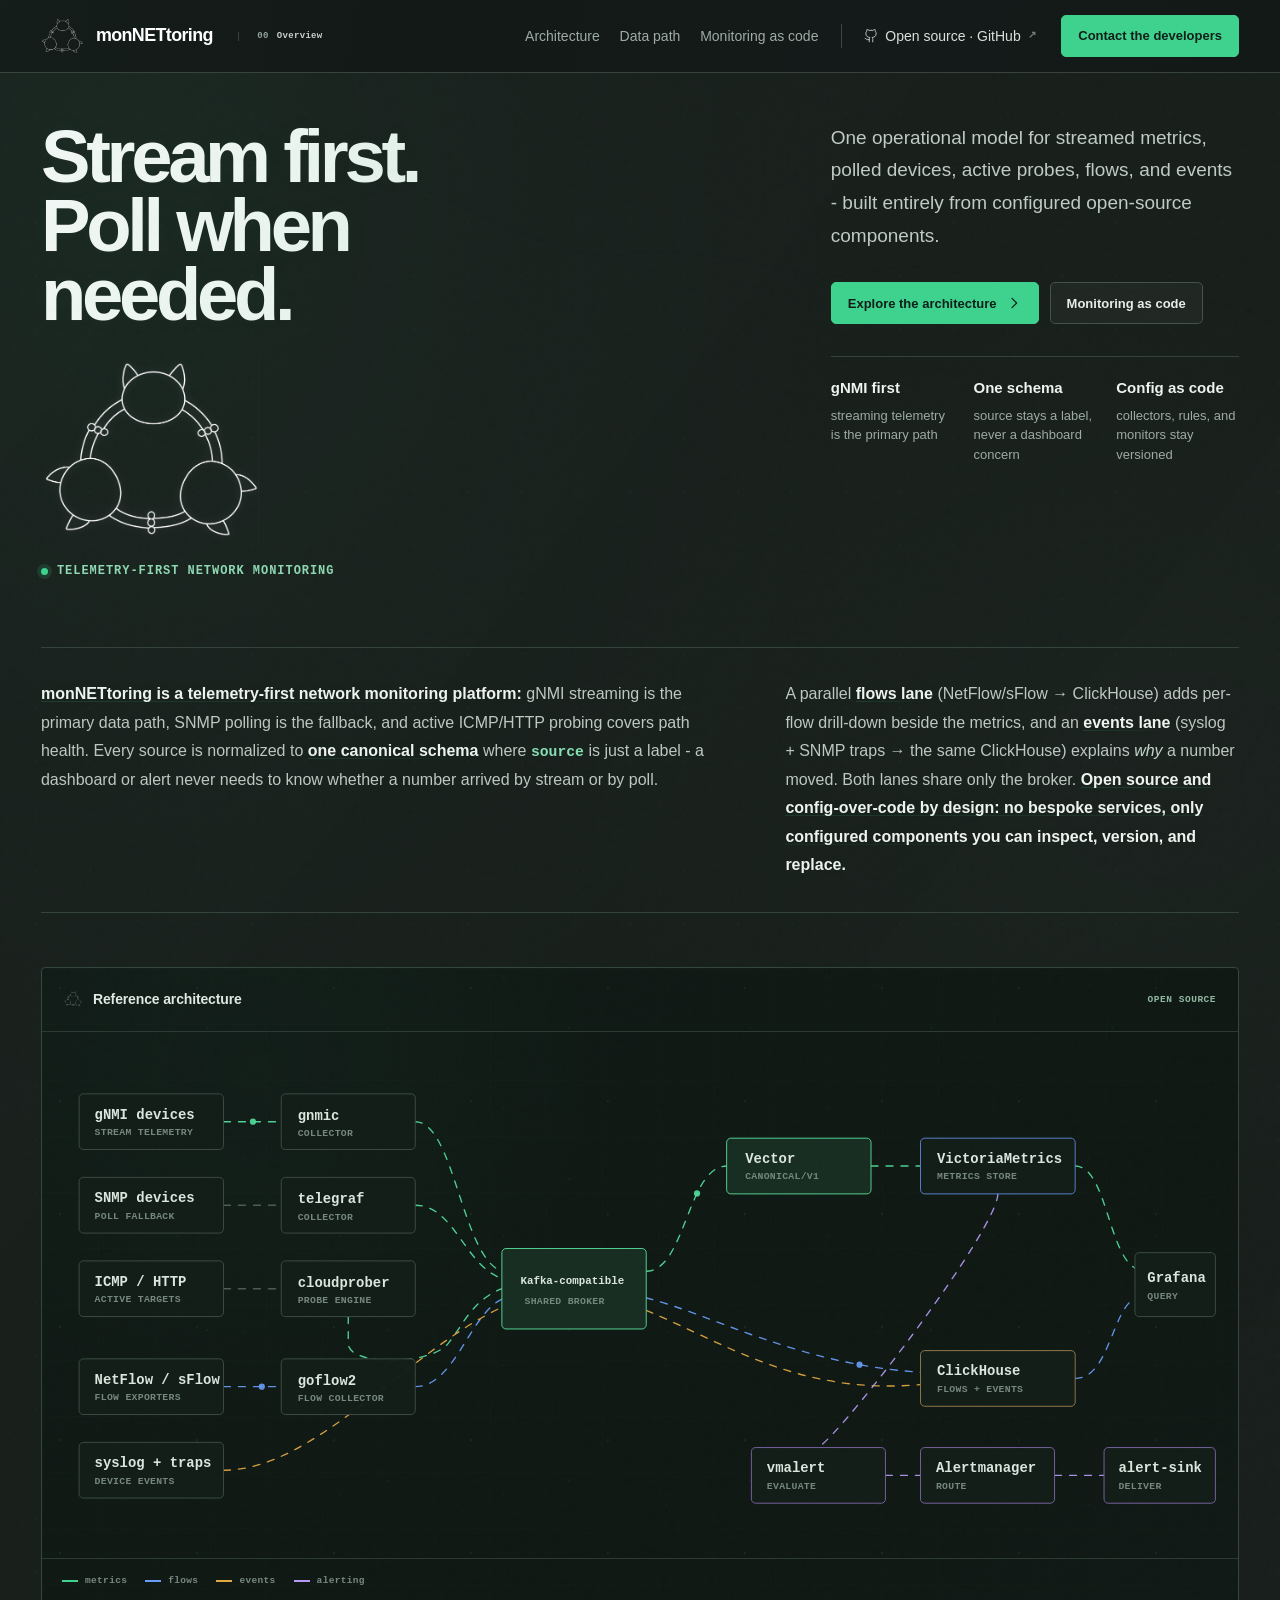
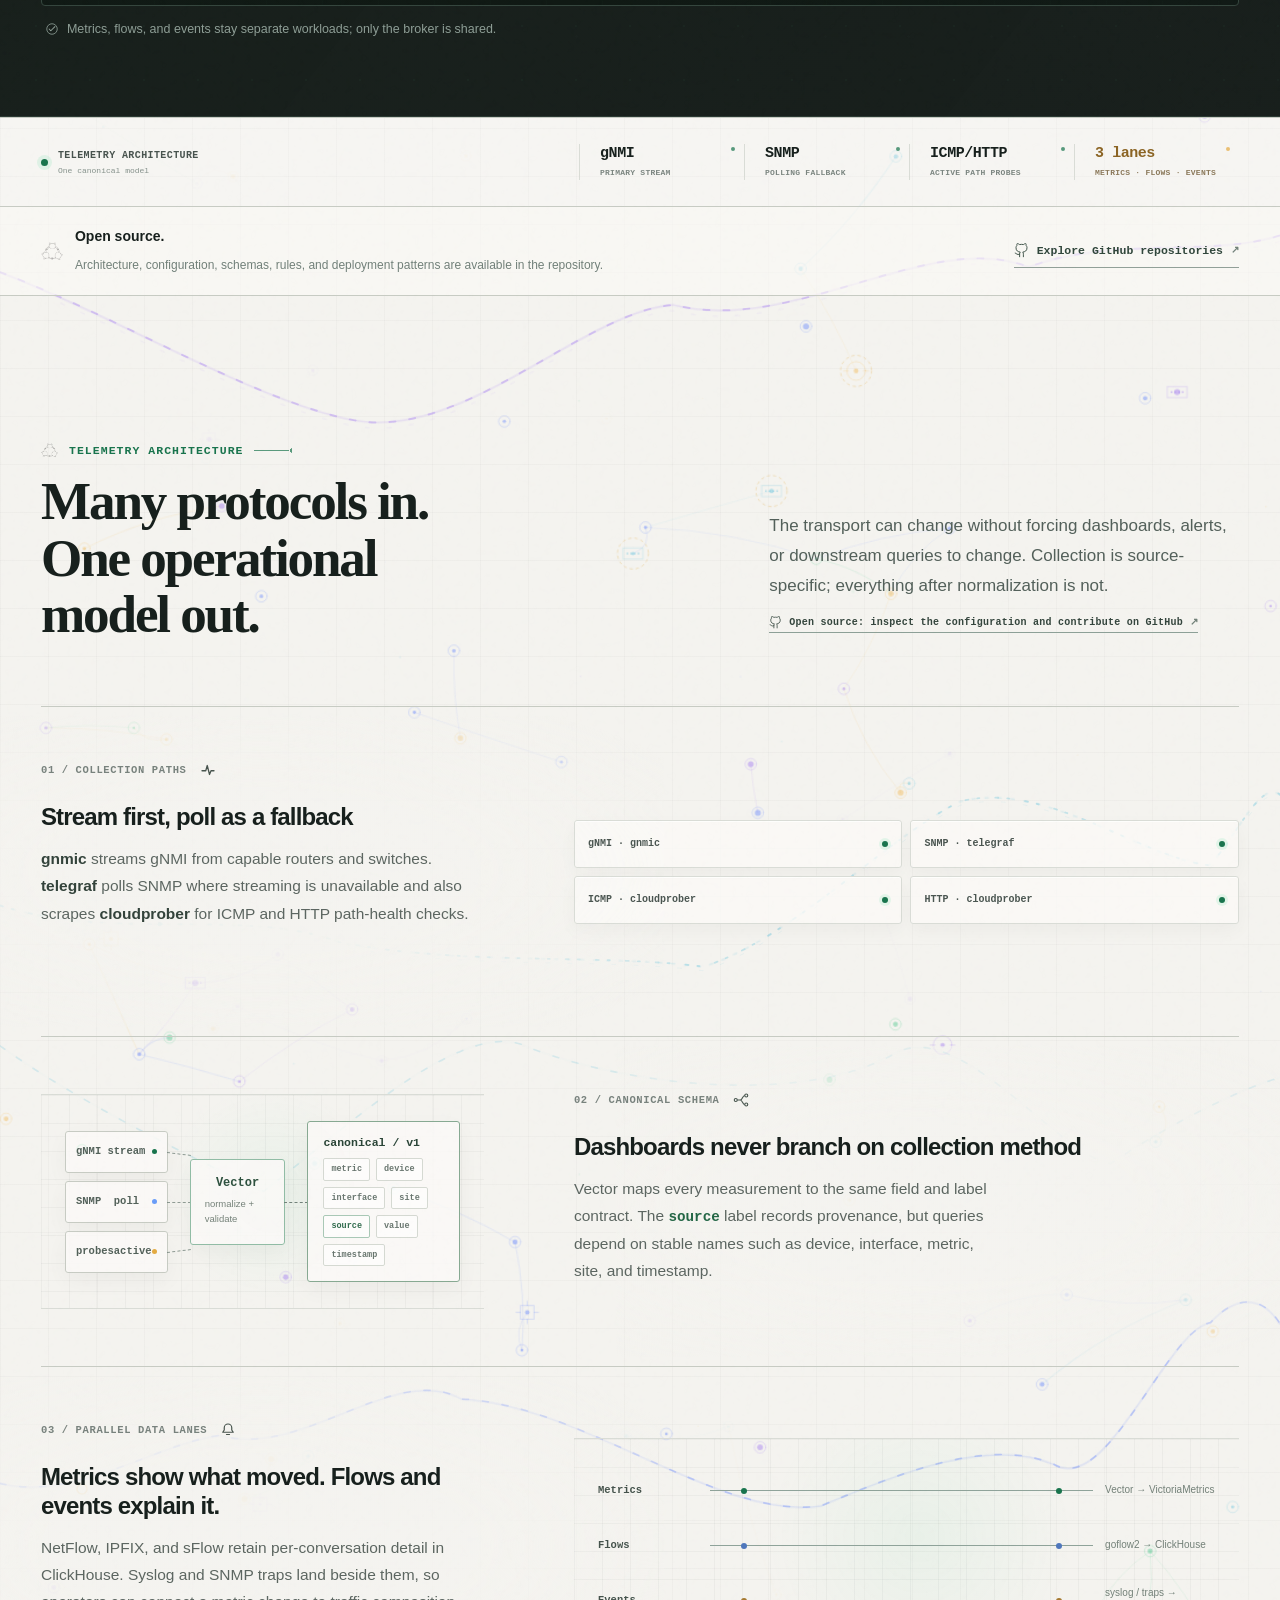
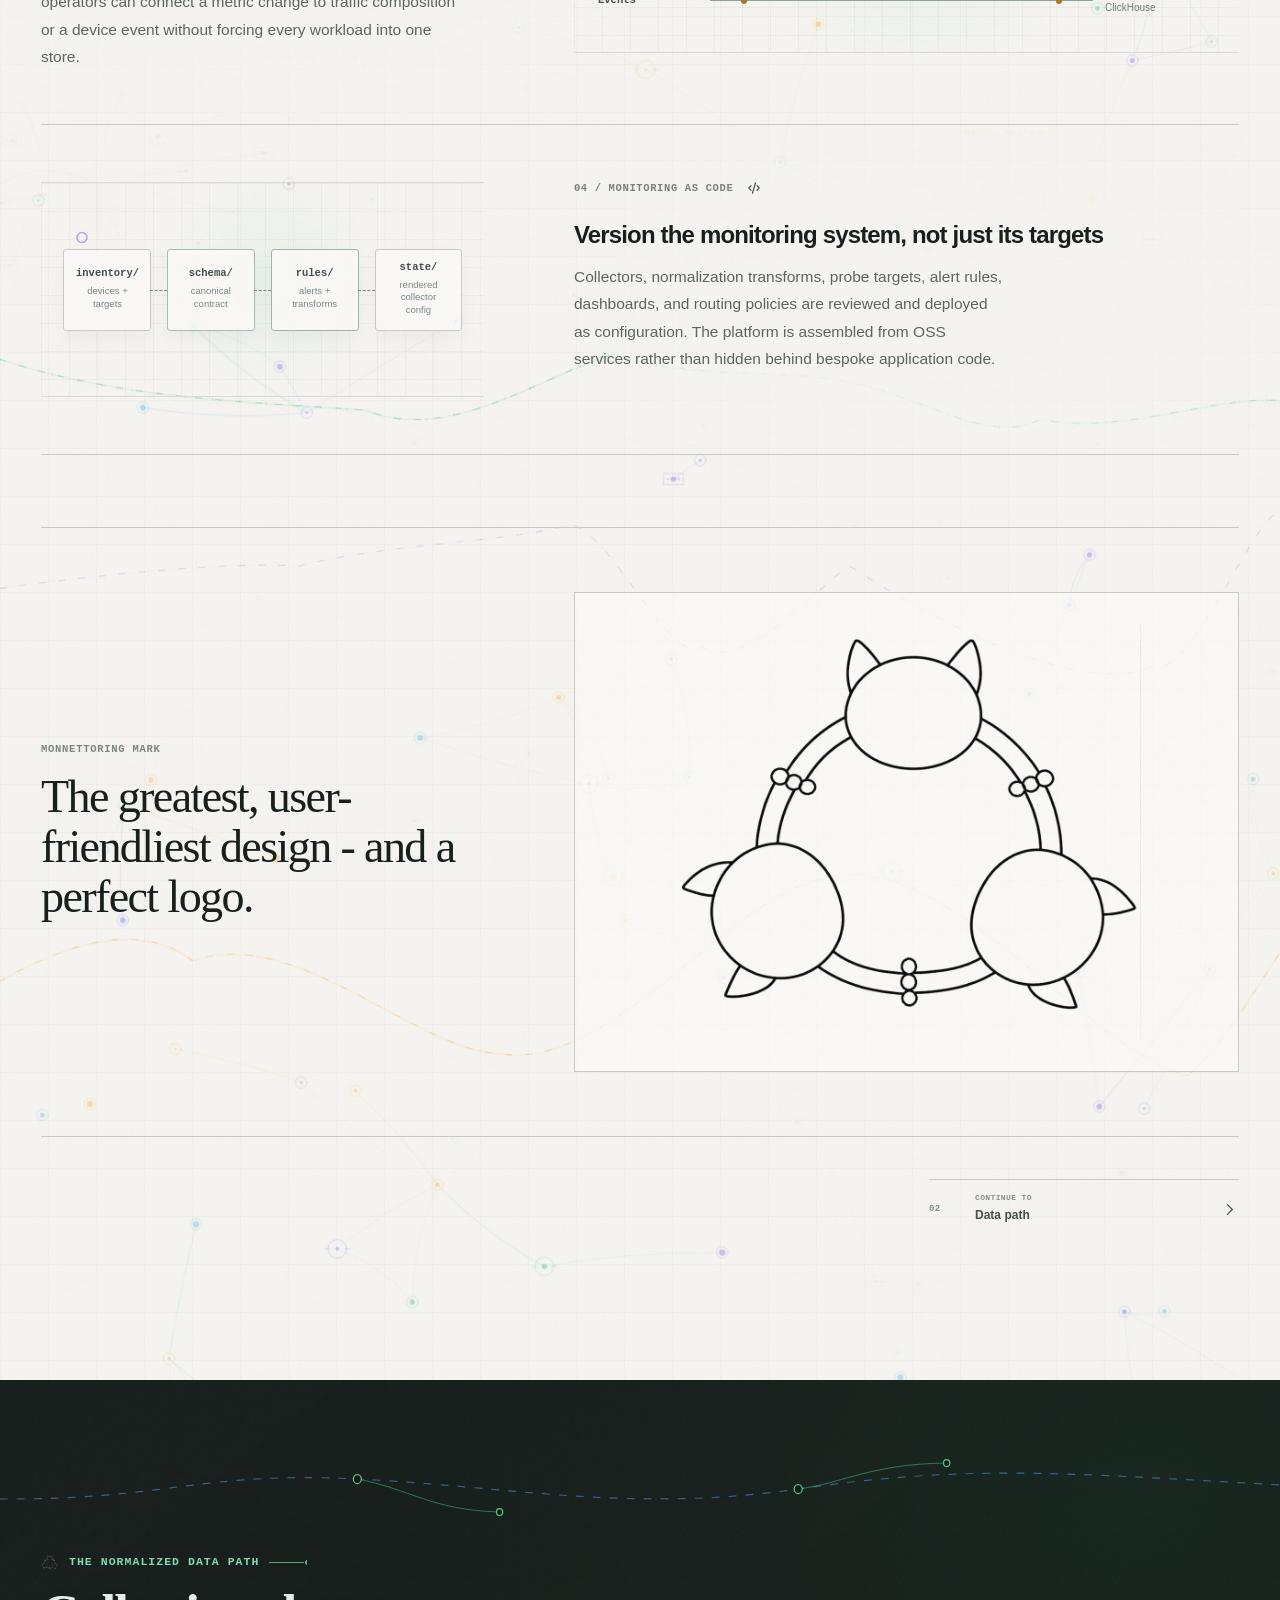
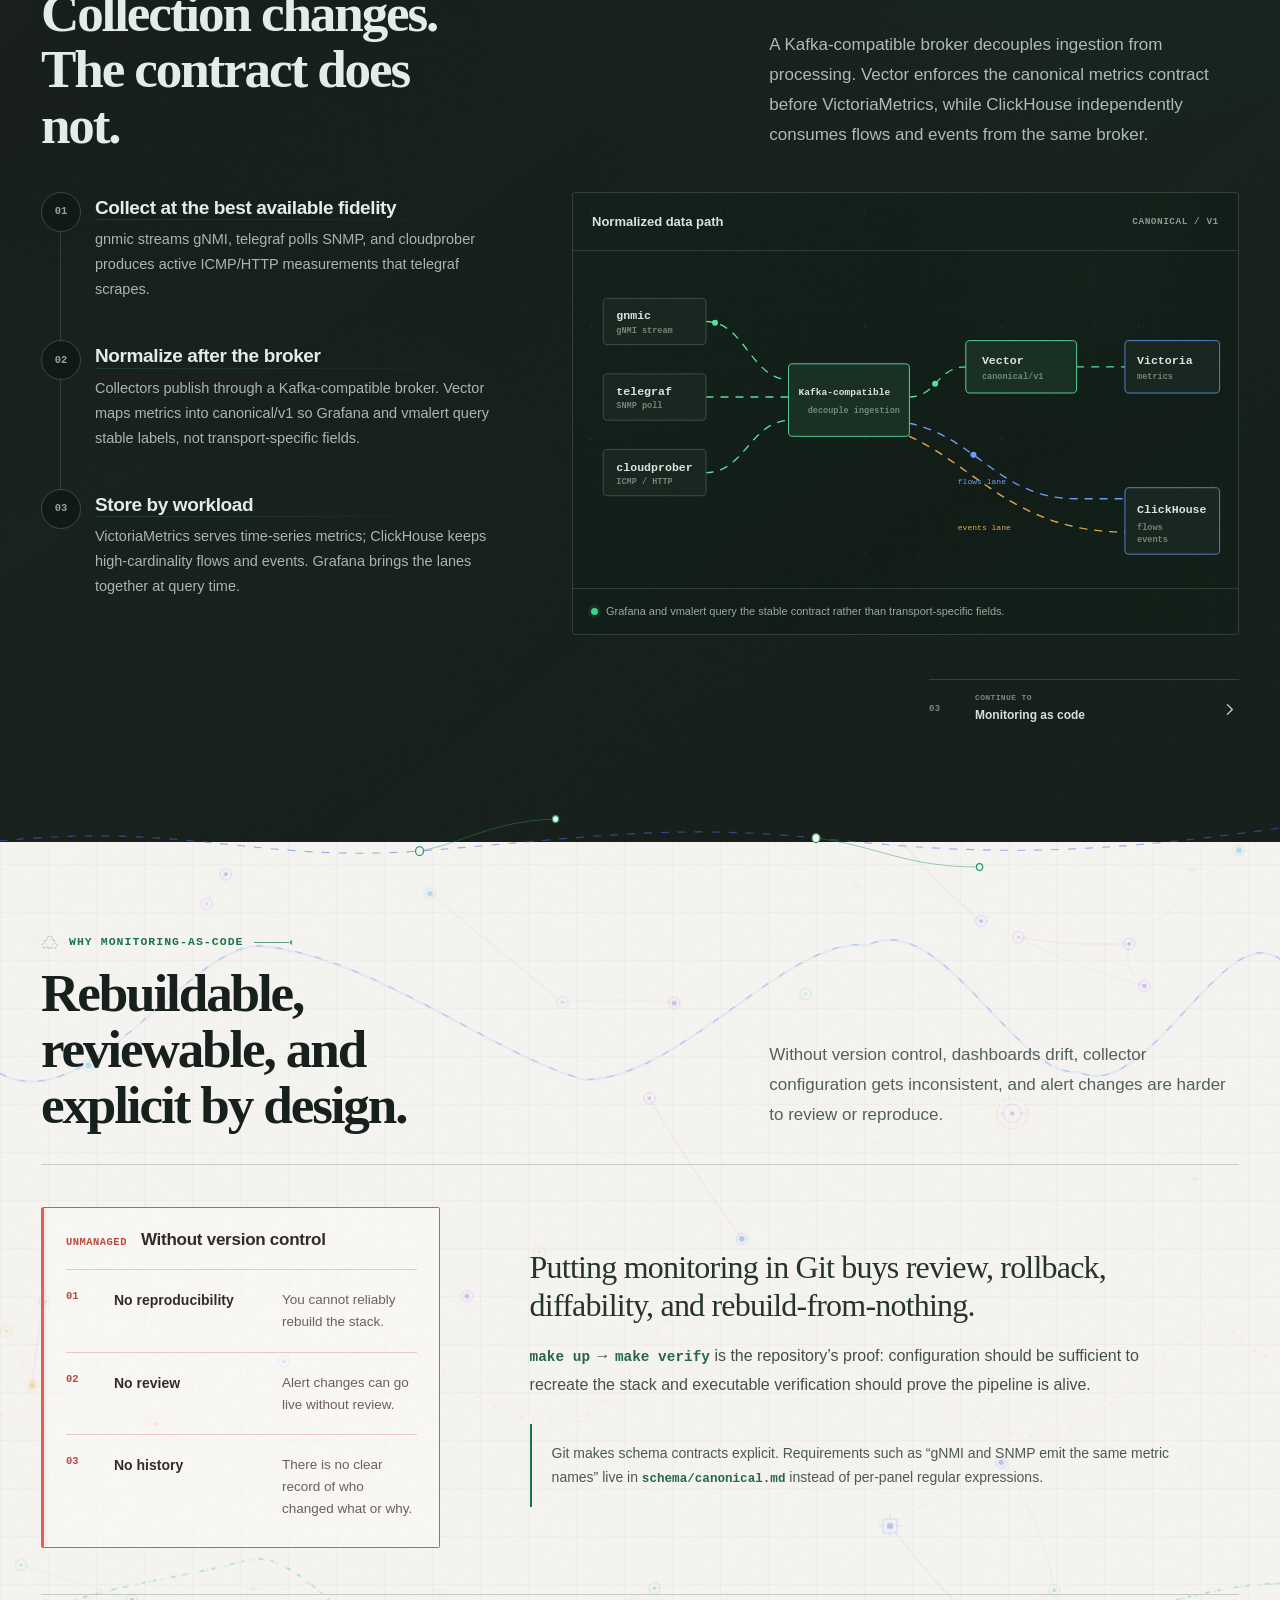
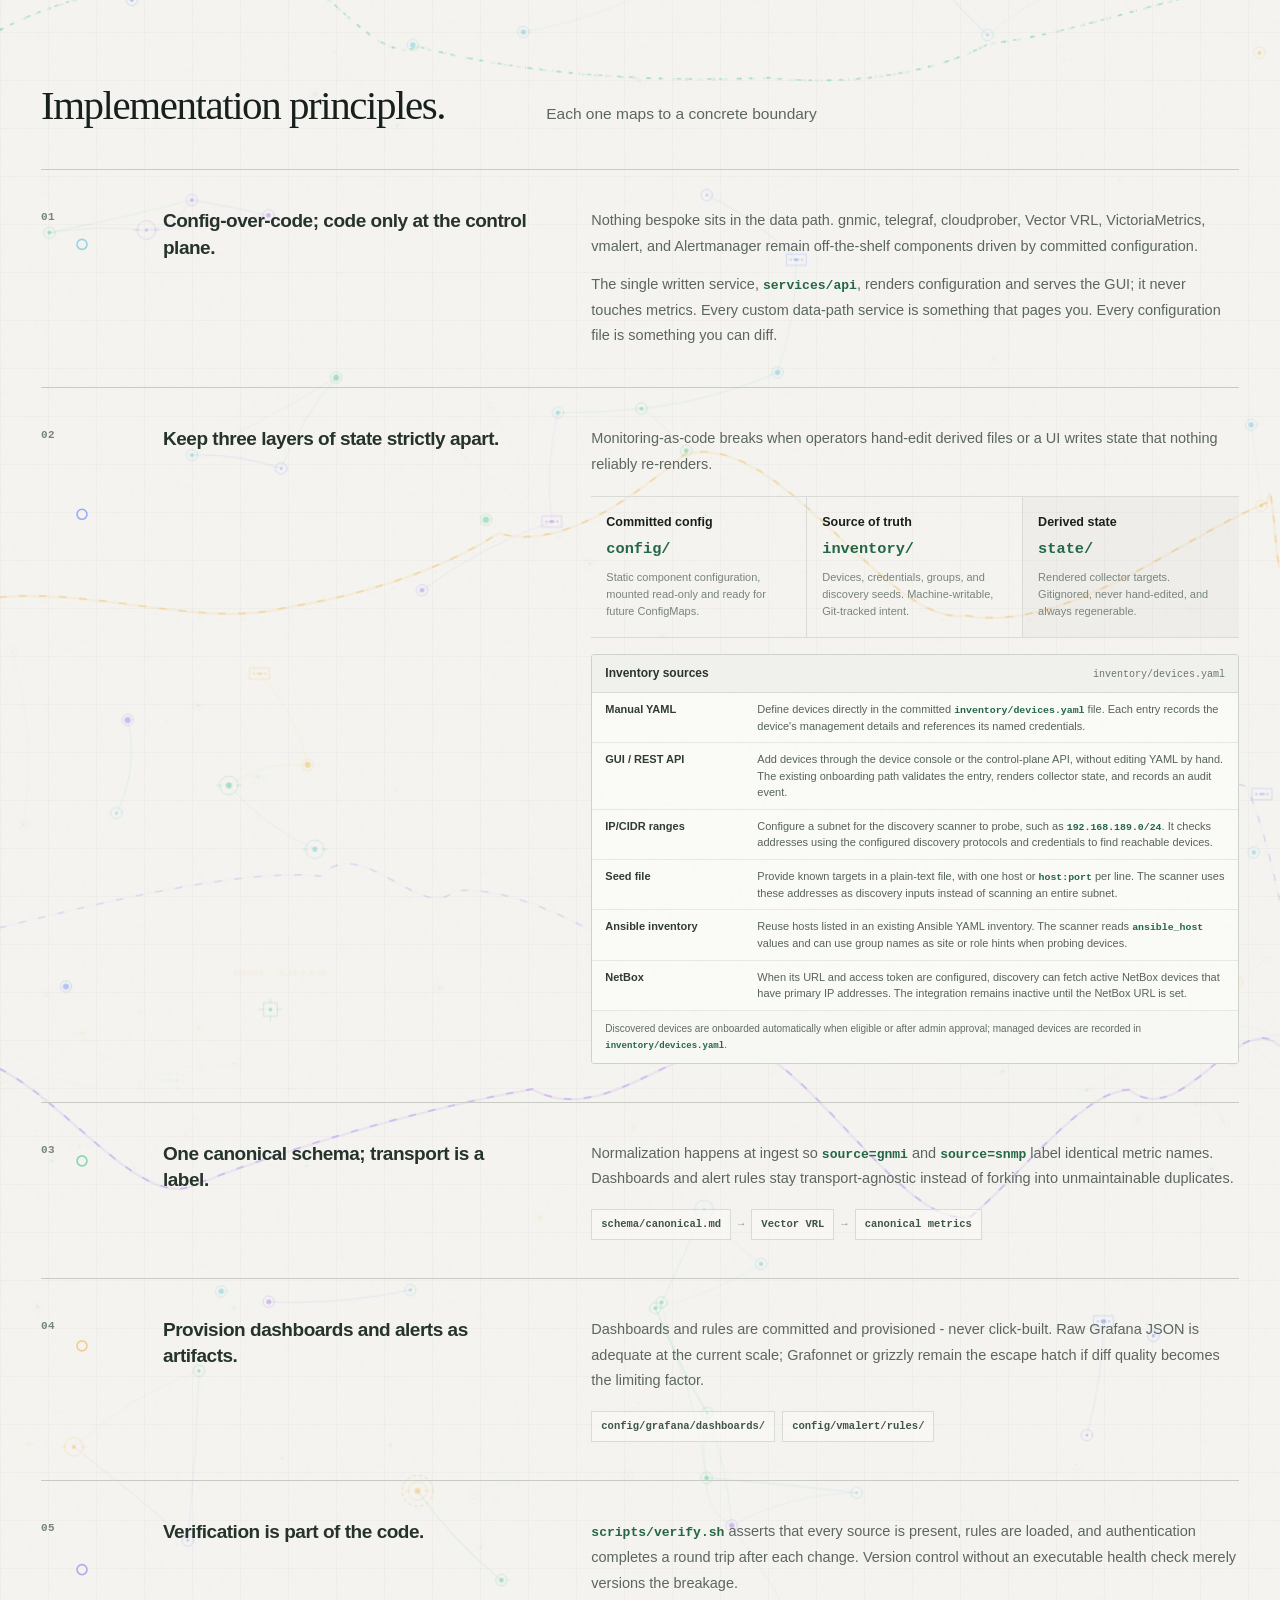
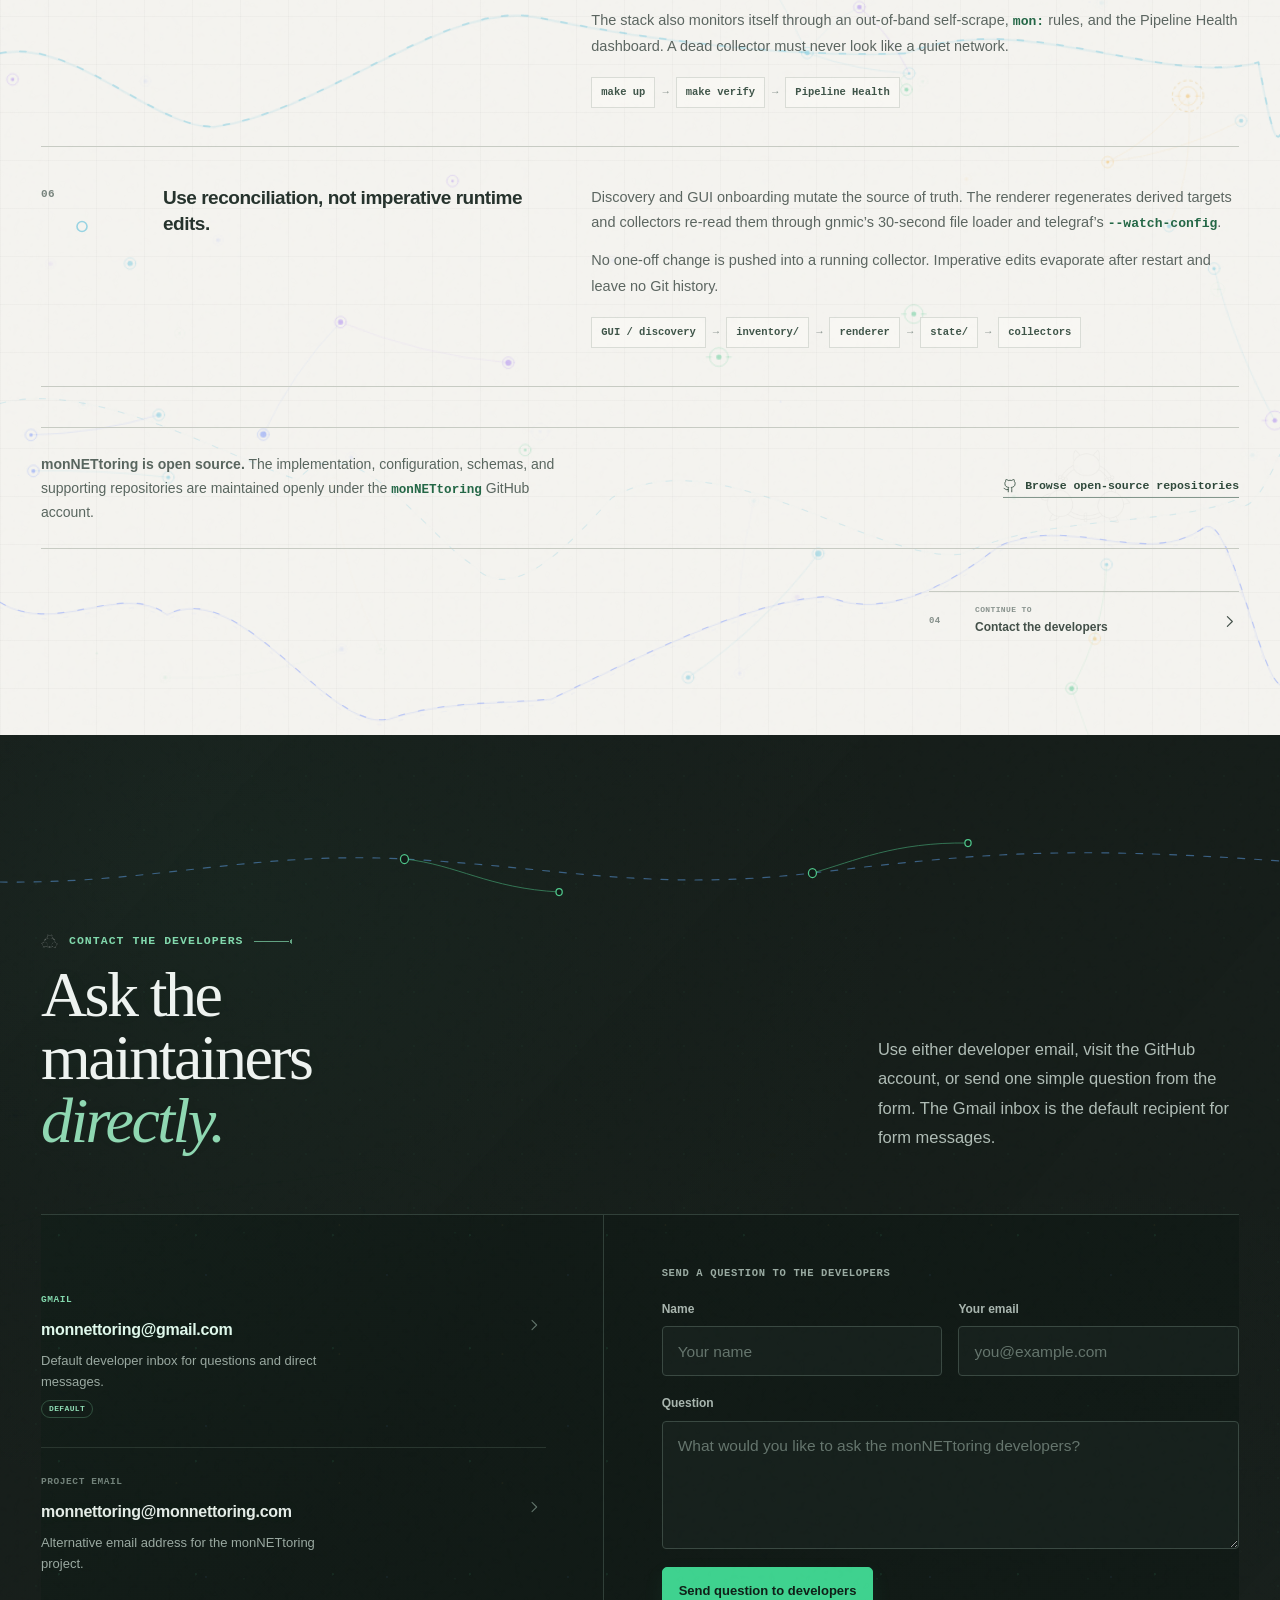
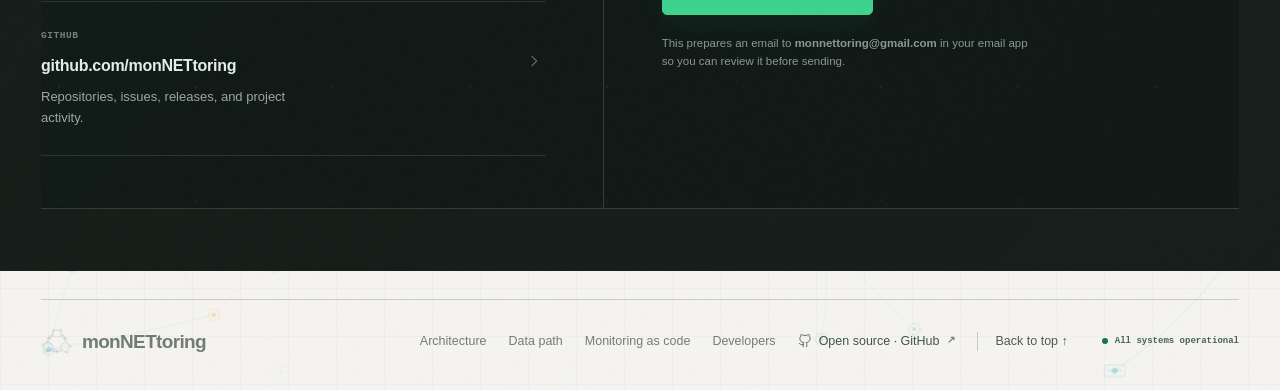
<file: index.html>
<!doctype html>
<html lang="en">
<head>
  <meta charset="utf-8">
  <meta name="viewport" content="width=device-width, initial-scale=1">
  <meta name="description" content="monNETtoring is a telemetry-first, monitoring-as-code platform built from proven open-source components.">
  <meta name="theme-color" content="#111916">
  <title>monNETtoring  -  Telemetry-first network monitoring</title>
  <link rel="stylesheet" href="style.css">
</head>
<body>
  <a class="skip-link" href="#top">Skip to main content</a>
  <canvas class="network-background" id="network-background" aria-hidden="true"></canvas>
  <canvas class="network-background network-background-secondary" id="network-background-secondary" aria-hidden="true"></canvas>
  <svg class="network-motion" id="network-motion" aria-hidden="true"></svg>
  <header class="site-header">
    <div class="container nav-shell">
      <a class="brand" href="#top" aria-label="monNETtoring home">
        <span class="brand-mark monNETtoring-logo logo-on-dark" aria-hidden="true"></span>
        <span class="brand-wordmark">monNETtoring</span>
      </a>

      <div class="nav-context" aria-live="polite" aria-atomic="true">
        <b data-nav-number>00</b><span data-nav-label>Overview</span>
      </div>

      <nav class="nav-links" aria-label="Primary navigation">
        <a href="#platform" data-section-link="platform">Architecture</a>
        <a href="#workflow" data-section-link="workflow">Data path</a>
        <a href="#reliability" data-section-link="reliability">Monitoring as code</a>
        <a class="github-link" href="https://github.com/monNETtoring?tab=repositories" target="_blank" rel="noopener noreferrer"><svg viewBox="0 0 24 24" fill="none" aria-hidden="true"><path d="M15 22v-4a4.8 4.8 0 0 0-1-3.5c3.3-.4 6.8-1.6 6.8-7A5.4 5.4 0 0 0 19.4 4 5 5 0 0 0 19 1s-1.4-.4-4 1.5a13.4 13.4 0 0 0-6 0C6.4.6 5 1 5 1a5 5 0 0 0-.4 3A5.4 5.4 0 0 0 3.2 7.5c0 5.4 3.5 6.6 6.8 7A4.8 4.8 0 0 0 9 18v4M9 18c-4.5 2-5-2-7-2" stroke="currentColor" stroke-width="1.45" stroke-linecap="round" stroke-linejoin="round"/></svg>Open source · GitHub <span class="external-mark" aria-hidden="true">↗</span></a>
      </nav>

      <a class="header-cta" href="#contact" data-section-link="contact">Contact the developers</a>
      <button class="menu-button" type="button" aria-label="Open navigation" aria-expanded="false" aria-controls="mobile-menu">
        <svg viewBox="0 0 24 24" fill="none" aria-hidden="true">
          <path d="M5 8h14M5 16h14" stroke="currentColor" stroke-width="1.8" stroke-linecap="round"/>
        </svg>
      </button>
    </div>
    <nav class="mobile-menu" id="mobile-menu" aria-label="Mobile navigation" aria-hidden="true">
      <a href="#platform" data-section-link="platform">
        <span><strong>Architecture</strong><small>Telemetry, normalization, flows, and events</small></span>
        <span class="mobile-link-index">01</span>
      </a>
      <a href="#workflow" data-section-link="workflow">
        <span><strong>Data path</strong><small>Collectors, broker, storage, alerts, and dashboards</small></span>
        <span class="mobile-link-index">02</span>
      </a>
      <a href="#reliability" data-section-link="reliability">
        <span><strong>Monitoring as code</strong><small>Versioned configuration on proven OSS</small></span>
        <span class="mobile-link-index">03</span>
      </a>
      <a class="mobile-github" href="https://github.com/monNETtoring?tab=repositories" target="_blank" rel="noopener noreferrer">
        <span><strong><svg viewBox="0 0 24 24" fill="none" aria-hidden="true"><path d="M15 22v-4a4.8 4.8 0 0 0-1-3.5c3.3-.4 6.8-1.6 6.8-7A5.4 5.4 0 0 0 19.4 4 5 5 0 0 0 19 1s-1.4-.4-4 1.5a13.4 13.4 0 0 0-6 0C6.4.6 5 1 5 1a5 5 0 0 0-.4 3A5.4 5.4 0 0 0 3.2 7.5c0 5.4 3.5 6.6 6.8 7A4.8 4.8 0 0 0 9 18v4M9 18c-4.5 2-5-2-7-2" stroke="currentColor" stroke-width="1.45" stroke-linecap="round" stroke-linejoin="round"/></svg>Open source · GitHub <span class="external-mark" aria-hidden="true">↗</span></strong><small>Source, issues, releases, and contributions</small></span>
        <span class="mobile-link-index">External</span>
      </a>
      <a class="mobile-contact" href="#contact" data-section-link="contact">
        <span><strong>Contact the developers</strong><small>Technical questions and onboarding</small></span>
        <span class="mobile-link-index">04</span>
      </a>
    </nav>
  </header>

  <nav class="section-index" aria-label="Page sections">
    <a href="#platform" data-section-link="platform"><span>01</span><strong>Architecture</strong></a>
    <a href="#workflow" data-section-link="workflow"><span>02</span><strong>Data path</strong></a>
    <a href="#reliability" data-section-link="reliability"><span>03</span><strong>As code</strong></a>
    <a href="#contact" data-section-link="contact"><span>04</span><strong>Contact</strong></a>
  </nav>
<main id="top">
  <section class="hero">
    <div class="container">
      <div class="hero-intro">

        <div class="hero-title">

          <h1>Stream first. Poll when needed.</h1>
          <div class="eyebrow logo-eyebrow">
            <img
              src="data:image/svg+xml,%3Csvg xmlns='http://www.w3.org/2000/svg' viewBox='0 0 1024 902'%3E%3C/svg%3E"
              alt="monNETtoring"
              style="height:312px;width:auto;filter:drop-shadow(0 0 5px rgba(255,255,255,.25));"
            >
          </div>

          <div class="eyebrow">Telemetry-first network monitoring</div>

        </div>

        <div class="hero-summary">
          <p>One operational model for streamed metrics, polled devices, active probes, flows, and events - built entirely from configured open-source components.</p>

          <div class="hero-actions">
            <a class="button" href="#platform">
              Explore the architecture
              <svg viewBox="0 0 24 24" fill="none" aria-hidden="true">
                <path d="m9 5 7 7-7 7" stroke="currentColor" stroke-width="1.8" stroke-linecap="round" stroke-linejoin="round"/>
              </svg>
            </a>
            <a class="button secondary" href="#reliability">Monitoring as code</a>
          </div>

          <dl class="hero-facts">
            <div><dt>gNMI first</dt><dd>streaming telemetry is the primary path</dd></div>
            <div><dt>One schema</dt><dd>source stays a label, never a dashboard concern</dd></div>
            <div><dt>Config as code</dt><dd>collectors, rules, and monitors stay versioned</dd></div>
          </dl>
        </div>

      </div>
    </div>

        <div class="architecture-thesis">
          <p><strong>monNETtoring is a telemetry-first network monitoring platform:</strong> gNMI streaming is the primary data path, SNMP polling is the fallback, and active ICMP/HTTP probing covers path health. Every source is normalized to <strong>one canonical schema</strong> where <code>source</code> is just a label - a dashboard or alert never needs to know whether a number arrived by stream or by poll.</p>
          <p>A parallel <strong>flows lane</strong> (NetFlow/sFlow → ClickHouse) adds per-flow drill-down beside the metrics, and an <strong>events lane</strong> (syslog + SNMP traps → the same ClickHouse) explains <em>why</em> a number moved. Both lanes share only the broker. <strong>Open source and config-over-code by design: no bespoke services, only configured components you can inspect, version, and replace.</strong></p>
        </div>

        <div class="product-stage" data-reveal>
          <div class="architecture-board" aria-label="monNETtoring reference architecture graph">
            <div class="architecture-board-head">
              <div class="architecture-board-title"><span class="monNETtoring-logo motif-mini" aria-hidden="true"></span>Reference architecture</div>
              <div class="architecture-board-meta"><b>Open source</b></div>
            </div>

            <svg class="architecture-graph" viewBox="0 0 1160 510" role="img" aria-labelledby="architecture-graph-title architecture-graph-desc">
              <title id="architecture-graph-title">monNETtoring telemetry reference architecture</title>
              <desc id="architecture-graph-desc">gNMI, SNMP, active probes, flows, and events feed source-specific collectors. A Kafka-compatible broker provides the shared ingestion layer. Vector normalizes metrics into VictoriaMetrics, while ClickHouse stores flows and events. Grafana queries both stores and the alerting chain runs from VictoriaMetrics through vmalert and Alertmanager.</desc>

              <path id="edge-gnmi" class="arch-edge metrics" d="M176 87 H232"/>
              <path class="arch-edge metrics" d="M362 87 C400 87 407 219 446 232"/>
              <path class="arch-edge muted" d="M176 168 H232"/>
              <path class="arch-edge metrics" d="M362 168 C400 168 410 227 446 239"/>
              <path class="arch-edge muted" d="M176 249 H232"/>
              <path class="arch-edge metrics" d="M297 276 V302 C297 324 376 324 394 302 C408 285 417 260 446 249"/>
              <path id="edge-flows" class="arch-edge flows" d="M176 344 H232"/>
              <path class="arch-edge flows" d="M362 344 C400 344 414 275 446 259"/>
              <path class="arch-edge events" d="M176 425 C265 425 355 309 446 267"/>

              <path id="edge-normalize" class="arch-edge metrics" d="M586 232 C624 232 626 130 664 130"/>
              <path class="arch-edge metrics" d="M804 130 H852"/>
              <path class="arch-edge metrics" d="M1002 130 C1032 130 1034 214 1060 229"/>
              <path id="edge-storeflows" class="arch-edge flows" d="M586 258 C648 273 731 322 852 330"/>
              <path class="arch-edge events" d="M586 270 C665 303 734 352 852 342"/>
              <path class="arch-edge flows" d="M1002 336 C1035 336 1037 271 1060 258"/>

              <path class="arch-edge alerting" d="M927 157 C927 190 782 382 753 403"/>
              <path class="arch-edge alerting" d="M818 430 H852"/>
              <path class="arch-edge alerting" d="M982 430 H1030"/>

              <g class="arch-node" transform="translate(36 60)"><rect width="140" height="54"/><text x="15" y="24">gNMI devices</text><text class="sub" x="15" y="40">stream telemetry</text></g>
              <g class="arch-node" transform="translate(36 141)"><rect width="140" height="54"/><text x="15" y="24">SNMP devices</text><text class="sub" x="15" y="40">poll fallback</text></g>
              <g class="arch-node" transform="translate(36 222)"><rect width="140" height="54"/><text x="15" y="24">ICMP / HTTP</text><text class="sub" x="15" y="40">active targets</text></g>
              <g class="arch-node" transform="translate(36 317)"><rect width="140" height="54"/><text x="15" y="24">NetFlow / sFlow</text><text class="sub" x="15" y="40">flow exporters</text></g>
              <g class="arch-node" transform="translate(36 398)"><rect width="140" height="54"/><text x="15" y="24">syslog + traps</text><text class="sub" x="15" y="40">device events</text></g>

              <g class="arch-node" transform="translate(232 60)"><rect width="130" height="54"/><text x="16" y="25">gnmic</text><text class="sub" x="16" y="41">collector</text></g>
              <g class="arch-node" transform="translate(232 141)"><rect width="130" height="54"/><text x="16" y="25">telegraf</text><text class="sub" x="16" y="41">collector</text></g>
              <g class="arch-node" transform="translate(232 222)"><rect width="130" height="54"/><text x="16" y="25">cloudprober</text><text class="sub" x="16" y="41">probe engine</text></g>
              <g class="arch-node" transform="translate(232 317)"><rect width="130" height="54"/><text x="16" y="25">goflow2</text><text class="sub" x="16" y="41">flow collector</text></g>

              <g class="arch-node core" transform="translate(446 210)"><rect width="140" height="78"/><text x="18" y="34" style="font-size:10.5px">Kafka-compatible</text><text class="sub" x="22" y="54">shared broker</text></g>
              <g class="arch-node core" transform="translate(664 103)"><rect width="140" height="54"/><text x="18" y="24">Vector</text><text class="sub" x="18" y="40">canonical/v1</text></g>
              <g class="arch-node store" transform="translate(852 103)"><rect width="150" height="54"/><text x="16" y="24">VictoriaMetrics</text><text class="sub" x="16" y="40">metrics store</text></g>
              <g class="arch-node event-store" transform="translate(852 309)"><rect width="150" height="54"/><text x="16" y="24">ClickHouse</text><text class="sub" x="16" y="40">flows + events</text></g>
              <g class="arch-node" transform="translate(1060 214)"><rect width="78" height="62"/><text x="12" y="28">Grafana</text><text class="sub" x="12" y="45">query</text></g>

              <g class="arch-node alert" transform="translate(688 403)"><rect width="130" height="54"/><text x="15" y="24">vmalert</text><text class="sub" x="15" y="40">evaluate</text></g>
              <g class="arch-node alert" transform="translate(852 403)"><rect width="130" height="54"/><text x="15" y="24">Alertmanager</text><text class="sub" x="15" y="40">route</text></g>
              <g class="arch-node alert" transform="translate(1030 403)"><rect width="108" height="54"/><text x="14" y="24">alert-sink</text><text class="sub" x="14" y="40">deliver</text></g>

              <circle class="arch-packet" r="3" fill="#54df9e"><animateMotion dur="4.8s" repeatCount="indefinite"><mpath href="#edge-gnmi"/></animateMotion></circle>
              <circle class="arch-packet" r="3" fill="#54df9e"><animateMotion dur="6.4s" begin="-2s" repeatCount="indefinite"><mpath href="#edge-normalize"/></animateMotion></circle>
              <circle class="arch-packet" r="3" fill="#6a9df8"><animateMotion dur="5.8s" begin="-1.4s" repeatCount="indefinite"><mpath href="#edge-flows"/></animateMotion></circle>
              <circle class="arch-packet" r="3" fill="#6a9df8"><animateMotion dur="7.2s" begin="-3.2s" repeatCount="indefinite"><mpath href="#edge-storeflows"/></animateMotion></circle>
            </svg>

            <div class="architecture-legend" aria-label="Architecture graph legend">
              <span><i></i>metrics</span><span><i></i>flows</span><span><i></i>events</span><span><i></i>alerting</span>
            </div>
          </div>
          <div class="hero-note">
            <svg viewBox="0 0 24 24" fill="none" aria-hidden="true"><path d="m7 12 3 3 7-7" stroke="currentColor" stroke-width="1.8" stroke-linecap="round" stroke-linejoin="round"/><circle cx="12" cy="12" r="9" stroke="currentColor" stroke-width="1.4"/></svg>
            Metrics, flows, and events stay separate workloads; only the broker is shared.
          </div>
        </div>
      </div>
    </section>

    <section class="context-strip" aria-label="Live network estate summary">
      <div class="container context-inner">
        <p><span>Telemetry architecture<small>One canonical model</small></span></p>
        <div class="context-list">
          <span><b>gNMI</b><small>primary stream</small></span>
          <span><b>SNMP</b><small>polling fallback</small></span>
          <span><b>ICMP/HTTP</b><small>active path probes</small></span>
          <span><b>3 lanes</b><small>metrics · flows · events</small></span>
        </div>
      </div>
    </section>

    <section class="oss-band" aria-label="Open source project">
      <div class="container oss-band-inner">
        <div class="oss-band-copy">
          <span class="monNETtoring-logo motif-mini logo-on-light" aria-hidden="true"></span>
          <div><strong>Open source.</strong><span>Architecture, configuration, schemas, rules, and deployment patterns are available in the repository.</span></div>
        </div>
        <a class="oss-band-link github-link" href="https://github.com/monNETtoring?tab=repositories" target="_blank" rel="noopener noreferrer"><svg viewBox="0 0 24 24" fill="none" aria-hidden="true"><path d="M15 22v-4a4.8 4.8 0 0 0-1-3.5c3.3-.4 6.8-1.6 6.8-7A5.4 5.4 0 0 0 19.4 4 5 5 0 0 0 19 1s-1.4-.4-4 1.5a13.4 13.4 0 0 0-6 0C6.4.6 5 1 5 1a5 5 0 0 0-.4 3A5.4 5.4 0 0 0 3.2 7.5c0 5.4 3.5 6.6 6.8 7A4.8 4.8 0 0 0 9 18v4M9 18c-4.5 2-5-2-7-2" stroke="currentColor" stroke-width="1.45" stroke-linecap="round" stroke-linejoin="round"/></svg>Explore GitHub repositories <span class="external-mark" aria-hidden="true">↗</span></a>
      </div>
    </section>

    <section class="section" id="platform">
      <div class="container">
        <div class="section-kicker"><span class="monNETtoring-logo motif-mini logo-on-light" aria-hidden="true"></span>Telemetry architecture</div>
        <div class="section-heading">
          <h2>Many protocols in. One operational model out.</h2>
          <p>The transport can change without forcing dashboards, alerts, or downstream queries to change. Collection is source-specific; everything after normalization is not.
            <a class="inline-github" href="https://github.com/monNETtoring?tab=repositories" target="_blank" rel="noopener noreferrer"><svg viewBox="0 0 24 24" fill="none" aria-hidden="true"><path d="M15 22v-4a4.8 4.8 0 0 0-1-3.5c3.3-.4 6.8-1.6 6.8-7A5.4 5.4 0 0 0 19.4 4 5 5 0 0 0 19 1s-1.4-.4-4 1.5a13.4 13.4 0 0 0-6 0C6.4.6 5 1 5 1a5 5 0 0 0-.4 3A5.4 5.4 0 0 0 3.2 7.5c0 5.4 3.5 6.6 6.8 7A4.8 4.8 0 0 0 9 18v4M9 18c-4.5 2-5-2-7-2" stroke="currentColor" stroke-width="1.45" stroke-linecap="round" stroke-linejoin="round"/></svg>Open source: inspect the configuration and contribute on GitHub <span class="external-mark" aria-hidden="true">↗</span></a>
          </p>
        </div>

        <div class="feature-grid">
          <article class="feature-card" data-reveal>
            <div class="card-number"><span>01 / Collection paths</span>
              <svg viewBox="0 0 24 24" fill="none" aria-hidden="true"><path d="M4 13h5l2-7 3 12 2-5h4" stroke="currentColor" stroke-width="1.7" stroke-linecap="round" stroke-linejoin="round"/></svg>
            </div>
            <h3>Stream first, poll as a fallback</h3>
            <p><strong>gnmic</strong> streams gNMI from capable routers and switches. <strong>telegraf</strong> polls SNMP where streaming is unavailable and also scrapes <strong>cloudprober</strong> for ICMP and HTTP path-health checks.</p>
            <div class="protocol-grid" aria-label="Telemetry collection types">
              <span class="protocol">gNMI · gnmic</span>
              <span class="protocol">SNMP · telegraf</span>
              <span class="protocol">ICMP · cloudprober</span>
              <span class="protocol">HTTP · cloudprober</span>
            </div>
          </article>

          <article class="feature-card" data-reveal>
            <div class="card-number"><span>02 / Canonical schema</span>
              <svg viewBox="0 0 24 24" fill="none" aria-hidden="true"><circle cx="5" cy="12" r="2" stroke="currentColor" stroke-width="1.5"/><circle cx="19" cy="6" r="2" stroke="currentColor" stroke-width="1.5"/><circle cx="19" cy="18" r="2" stroke="currentColor" stroke-width="1.5"/><path d="M7 12h4c3 0 3-6 6-6M11 12c3 0 3 6 6 6" stroke="currentColor" stroke-width="1.5"/></svg>
            </div>
            <h3>Dashboards never branch on collection method</h3>
            <p>Vector maps every measurement to the same field and label contract. The <code>source</code> label records provenance, but queries depend on stable names such as device, interface, metric, site, and timestamp.</p>
            <div class="schema-graph" aria-label="Canonical schema graph">
              <div class="schema-source-stack">
                <div class="schema-source"><span>gNMI</span><span>stream</span></div>
                <div class="schema-source"><span>SNMP</span><span>poll</span></div>
                <div class="schema-source"><span>probes</span><span>active</span></div>
              </div>
              <div class="schema-normalizer"><strong>Vector</strong><small>normalize + validate</small></div>
              <div class="schema-contract">
                <strong>canonical / v1</strong>
                <div class="schema-fields"><span>metric</span><span>device</span><span>interface</span><span>site</span><span class="source-field">source</span><span>value</span><span>timestamp</span></div>
              </div>
            </div>
          </article>

          <article class="feature-card" data-reveal>
            <div class="card-number"><span>03 / Parallel data lanes</span>
              <svg viewBox="0 0 24 24" fill="none" aria-hidden="true"><path d="M12 4a5 5 0 0 0-5 5v3l-2 3h14l-2-3V9a5 5 0 0 0-5-5Z" stroke="currentColor" stroke-width="1.6" stroke-linejoin="round"/><path d="M10 18h4" stroke="currentColor" stroke-width="1.6" stroke-linecap="round"/></svg>
            </div>
            <h3>Metrics show what moved. Flows and events explain it.</h3>
            <p>NetFlow, IPFIX, and sFlow retain per-conversation detail in ClickHouse. Syslog and SNMP traps land beside them, so operators can connect a metric change to traffic composition or a device event without forcing every workload into one store.</p>
            <div class="lane-map" aria-label="Parallel telemetry workloads">
              <div class="lane-row metrics"><strong>Metrics</strong><span class="lane-rail"></span><small>Vector → VictoriaMetrics</small></div>
              <div class="lane-row flows"><strong>Flows</strong><span class="lane-rail"></span><small>goflow2 → ClickHouse</small></div>
              <div class="lane-row events"><strong>Events</strong><span class="lane-rail"></span><small>syslog / traps → ClickHouse</small></div>
            </div>
          </article>

          <article class="feature-card" data-reveal>
            <div class="card-number"><span>04 / Monitoring as code</span>
              <svg viewBox="0 0 24 24" fill="none" aria-hidden="true"><path d="m8 9-3 3 3 3M16 9l3 3-3 3M14 5l-4 14" stroke="currentColor" stroke-width="1.6" stroke-linecap="round" stroke-linejoin="round"/></svg>
            </div>
            <h3>Version the monitoring system, not just its targets</h3>
            <p>Collectors, normalization transforms, probe targets, alert rules, dashboards, and routing policies are reviewed and deployed as configuration. The platform is assembled from OSS services rather than hidden behind bespoke application code.</p>
            <div class="repo-map" aria-label="Monitoring as code repository flow">
              <div class="repo-node"><strong>inventory/</strong><small>devices + targets</small></div>
              <div class="repo-node"><strong>schema/</strong><small>canonical contract</small></div>
              <div class="repo-node"><strong>rules/</strong><small>alerts + transforms</small></div>
              <div class="repo-node"><strong>state/</strong><small>rendered collector config</small></div>
            </div>
          </article>
        </div>


        <div class="monNETtoring-mark-stage" data-reveal>
          <div class="monNETtoring-mark-copy">
            <small>monNETtoring mark</small>
            <p>The greatest, user-friendliest design - and a perfect logo.</p>
          </div>
          <div class="monNETtoring-mark-panel">
            <div class="monNETtoring-logo monNETtoring-mark-large" role="img" aria-label="monNETtoring logo"></div>
          </div>
        </div>
        <a class="section-next" href="#workflow">
          <small>02</small>
          <span><em>Continue to</em>Data path</span>
          <svg viewBox="0 0 24 24" fill="none" aria-hidden="true"><path d="m9 5 7 7-7 7" stroke="currentColor" stroke-width="1.6" stroke-linecap="round" stroke-linejoin="round"/></svg>
        </a>
      </div>
    </section>

    <section class="section workflow-section" id="workflow">
      <div class="topology-divider on-dark" aria-hidden="true">
        <svg viewBox="0 0 1440 66" preserveAspectRatio="none">
          <path class="divider-route" d="M0 44 C190 45 224 16 402 24 S710 58 898 34 S1184 17 1440 30"/>
          <path class="divider-branch" d="M402 24 C462 34 484 55 562 57 M898 34 C950 28 979 9 1065 8"/>
          <circle class="divider-node" cx="402" cy="24" r="4.5"/><circle class="divider-node" cx="562" cy="57" r="3.5"/><circle class="divider-node" cx="898" cy="34" r="4.5"/><circle class="divider-node" cx="1065" cy="8" r="3.5"/>
        </svg>
      </div>
      <div class="container">
        <div class="section-kicker"><span class="monNETtoring-logo motif-mini logo-on-light" aria-hidden="true"></span>The normalized data path</div>
        <div class="section-heading">
          <h2>Collection changes. The contract does not.</h2>
          <p>A Kafka-compatible broker decouples ingestion from processing. Vector enforces the canonical metrics contract before VictoriaMetrics, while ClickHouse independently consumes flows and events from the same broker.</p>
        </div>

        <div class="workflow-grid">
          <div class="steps">
            <article class="step" data-reveal>
              <span class="step-index" aria-hidden="true"></span>
              <div><h3>Collect at the best available fidelity</h3><p>gnmic streams gNMI, telegraf polls SNMP, and cloudprober produces active ICMP/HTTP measurements that telegraf scrapes.</p></div>
            </article>
            <article class="step" data-reveal>
              <span class="step-index" aria-hidden="true"></span>
              <div><h3>Normalize after the broker</h3><p>Collectors publish through a Kafka-compatible broker. Vector maps metrics into canonical/v1 so Grafana and vmalert query stable labels, not transport-specific fields.</p></div>
            </article>
            <article class="step" data-reveal>
              <span class="step-index" aria-hidden="true"></span>
              <div><h3>Store by workload</h3><p>VictoriaMetrics serves time-series metrics; ClickHouse keeps high-cardinality flows and events. Grafana brings the lanes together at query time.</p></div>
            </article>
          </div>

          <div class="flow-map" aria-label="Normalized data-path graph" data-reveal>
            <div class="flow-map-head"><span>Normalized data path</span><span>CANONICAL / V1</span></div>
            <svg viewBox="0 0 660 335" role="img" aria-label="Collectors feed a Kafka-compatible broker, then split into metrics and flows and events storage paths">
              <path id="wf-stream" class="flow-edge metrics" d="M132 70 C170 70 176 126 214 128"/>
              <path class="flow-edge metrics" d="M132 145 H214"/>
              <path class="flow-edge metrics" d="M132 220 C170 220 176 170 214 168"/>
              <path id="wf-normalize" class="flow-edge metrics" d="M334 145 C360 145 362 115 390 115"/>
              <path class="flow-edge metrics" d="M500 115 H548"/>
              <path id="wf-flows" class="flow-edge flows" d="M334 171 C402 186 423 246 500 246 H548"/>
              <path class="flow-edge events" d="M334 184 C400 214 440 279 548 279"/>

              <g class="flow-node" transform="translate(30 47)"><rect width="102" height="46"/><text x="13" y="21">gnmic</text><text class="sub" x="13" y="34">gNMI stream</text></g>
              <g class="flow-node" transform="translate(30 122)"><rect width="102" height="46"/><text x="13" y="21">telegraf</text><text class="sub" x="13" y="34">SNMP poll</text></g>
              <g class="flow-node" transform="translate(30 197)"><rect width="102" height="46"/><text x="13" y="21">cloudprober</text><text class="sub" x="13" y="34">ICMP / HTTP</text></g>

              <g class="flow-node core" transform="translate(214 112)"><rect width="120" height="72"/><text x="10" y="31" style="font-size:9.5px">Kafka-compatible</text><text class="sub" x="19" y="49">decouple ingestion</text></g>
              <g class="flow-node core" transform="translate(390 89)"><rect width="110" height="52"/><text x="16" y="23">Vector</text><text class="sub" x="16" y="38">canonical/v1</text></g>
              <g class="flow-node store" transform="translate(548 89)"><rect width="94" height="52"/><text x="12" y="23">Victoria</text><text class="sub" x="12" y="38">metrics</text></g>
              <g class="flow-node store" transform="translate(548 235)"><rect width="94" height="66"/><text x="12" y="25">ClickHouse</text><text class="sub" x="12" y="42">flows</text><text class="sub" x="12" y="54">events</text></g>

              <text x="382" y="231" fill="#6a9df8" font-size="8" font-family="ui-monospace,monospace">flows lane</text>
              <text x="382" y="277" fill="#e3aa42" font-size="8" font-family="ui-monospace,monospace">events lane</text>
              <circle r="3" fill="#54df9e"><animateMotion dur="4.6s" repeatCount="indefinite"><mpath href="#wf-stream"/></animateMotion></circle>
              <circle r="3" fill="#54df9e"><animateMotion dur="5.3s" begin="-2s" repeatCount="indefinite"><mpath href="#wf-normalize"/></animateMotion></circle>
              <circle r="3" fill="#6a9df8"><animateMotion dur="6.2s" begin="-1.5s" repeatCount="indefinite"><mpath href="#wf-flows"/></animateMotion></circle>
            </svg>
            <div class="flow-map-foot"><i></i>Grafana and vmalert query the stable contract rather than transport-specific fields.</div>
          </div>
        </div>

        <a class="section-next" href="#reliability">
          <small>03</small>
          <span><em>Continue to</em>Monitoring as code</span>
          <svg viewBox="0 0 24 24" fill="none" aria-hidden="true"><path d="m9 5 7 7-7 7" stroke="currentColor" stroke-width="1.6" stroke-linecap="round" stroke-linejoin="round"/></svg>
        </a>
      </div>
    </section>

    <section class="section" id="reliability">
      <div class="topology-divider" aria-hidden="true">
        <svg viewBox="0 0 1440 66" preserveAspectRatio="none">
          <path class="divider-route" d="M0 32 C206 13 292 54 472 42 S749 14 918 29 S1194 50 1440 19"/>
          <path class="divider-branch" d="M472 42 C522 34 553 12 625 10 M918 29 C988 37 1017 58 1102 58"/>
          <circle class="divider-node" cx="472" cy="42" r="4.5"/><circle class="divider-node" cx="625" cy="10" r="3.5"/><circle class="divider-node" cx="918" cy="29" r="4.5"/><circle class="divider-node" cx="1102" cy="58" r="3.5"/>
        </svg>
      </div>
      <div class="container">
        <div class="section-kicker"><span class="monNETtoring-logo motif-mini logo-on-light" aria-hidden="true"></span>Why monitoring-as-code</div>
        <div class="section-heading">
          <h2>Rebuildable, reviewable, and explicit by design.</h2>
          <p>Without version control, dashboards drift, collector configuration gets inconsistent, and alert changes are harder to review or reproduce.</p>
        </div>

        <div class="mac-overview">
          <div class="failure-list" aria-label="Problems with unmanaged monitoring" data-reveal>
            <div class="failure-head">
              <span class="failure-state">Unmanaged</span>
              <strong>Without version control</strong>
            </div>
            <div class="failure-row"><span>01</span><b>No reproducibility</b><p>You cannot reliably rebuild the stack.</p></div>
            <div class="failure-row"><span>02</span><b>No review</b><p>Alert changes can go live without review.</p></div>
            <div class="failure-row"><span>03</span><b>No history</b><p>There is no clear record of who changed what or why.</p></div>
          </div>

          <div class="contract-copy">
            <p>Putting monitoring in Git buys review, rollback, diffability, and rebuild-from-nothing.</p>
            <p><code>make up</code> → <code>make verify</code> is the repository’s proof: configuration should be sufficient to recreate the stack and executable verification should prove the pipeline is alive.</p>
            <div class="contract-note">Git makes schema contracts explicit. Requirements such as “gNMI and SNMP emit the same metric names” live in <code>schema/canonical.md</code> instead of per-panel regular expressions.</div>
          </div>
        </div>

        <div class="implementation-heading">
          <h3>Implementation principles.</h3>
          <p>Each one maps to a concrete boundary</p>
        </div>

        <div class="principle-index">
          <article class="mac-principle" data-reveal>
            <span>01</span>
            <h4>Config-over-code; code only at the control plane.</h4>
            <div class="mac-principle-copy">
              <p>Nothing bespoke sits in the data path. gnmic, telegraf, cloudprober, Vector VRL, VictoriaMetrics, vmalert, and Alertmanager remain off-the-shelf components driven by committed configuration.</p>
              <p>The single written service, <code>services/api</code>, renders configuration and serves the GUI; it never touches metrics. Every custom data-path service is something that pages you. Every configuration file is something you can diff.</p>
            </div>
          </article>

          <article class="mac-principle" data-reveal>
            <span>02</span>
            <h4>Keep three layers of state strictly apart.</h4>
            <div class="mac-principle-copy">
              <p>Monitoring-as-code breaks when operators hand-edit derived files or a UI writes state that nothing reliably re-renders.</p>
              <div class="state-layers" aria-label="Monitoring state layers">
                <div class="state-layer"><b>Committed config</b><code>config/</code><small>Static component configuration, mounted read-only and ready for future ConfigMaps.</small></div>
                <div class="state-layer"><b>Source of truth</b><code>inventory/</code><small>Devices, credentials, groups, and discovery seeds. Machine-writable, Git-tracked intent.</small></div>
                <div class="state-layer derived"><b>Derived state</b><code>state/</code><small>Rendered collector targets. Gitignored, never hand-edited, and always regenerable.</small></div>
              </div>
              <section class="inventory-intake" aria-labelledby="inventory-intake-title">
                <div class="inventory-intake-head">
                  <h5 id="inventory-intake-title">Inventory sources</h5>
                  <code>inventory/devices.yaml</code>
                </div>
                <dl class="inventory-intake-list">
                  <div><dt>Manual YAML</dt><dd>Define devices directly in the committed <code>inventory/devices.yaml</code> file. Each entry records the device's management details and references its named credentials.</dd></div>
                  <div><dt>GUI / REST API</dt><dd>Add devices through the device console or the control-plane API, without editing YAML by hand. The existing onboarding path validates the entry, renders collector state, and records an audit event.</dd></div>
                  <div><dt>IP/CIDR ranges</dt><dd>Configure a subnet for the discovery scanner to probe, such as <code>192.168.189.0/24</code>. It checks addresses using the configured discovery protocols and credentials to find reachable devices.</dd></div>
                  <div><dt>Seed file</dt><dd>Provide known targets in a plain-text file, with one host or <code>host:port</code> per line. The scanner uses these addresses as discovery inputs instead of scanning an entire subnet.</dd></div>
                  <div><dt>Ansible inventory</dt><dd>Reuse hosts listed in an existing Ansible YAML inventory. The scanner reads <code>ansible_host</code> values and can use group names as site or role hints when probing devices.</dd></div>
                  <div><dt>NetBox</dt><dd>When its URL and access token are configured, discovery can fetch active NetBox devices that have primary IP addresses. The integration remains inactive until the NetBox URL is set.</dd></div>
                </dl>
                <p class="inventory-intake-note">Discovered devices are onboarded automatically when eligible or after admin approval; managed devices are recorded in <code>inventory/devices.yaml</code>.</p>
              </section>
            </div>
          </article>

          <article class="mac-principle" data-reveal>
            <span>03</span>
            <h4>One canonical schema; transport is a label.</h4>
            <div class="mac-principle-copy">
              <p>Normalization happens at ingest so <code>source=gnmi</code> and <code>source=snmp</code> label identical metric names. Dashboards and alert rules stay transport-agnostic instead of forking into unmaintainable duplicates.</p>
              <div class="artifact-paths"><code>schema/canonical.md</code><span>→</span><code>Vector VRL</code><span>→</span><code>canonical metrics</code></div>
            </div>
          </article>

          <article class="mac-principle" data-reveal>
            <span>04</span>
            <h4>Provision dashboards and alerts as artifacts.</h4>
            <div class="mac-principle-copy">
              <p>Dashboards and rules are committed and provisioned - never click-built. Raw Grafana JSON is adequate at the current scale; Grafonnet or grizzly remain the escape hatch if diff quality becomes the limiting factor.</p>
              <div class="artifact-paths"><code>config/grafana/dashboards/</code><code>config/vmalert/rules/</code></div>
            </div>
          </article>

          <article class="mac-principle" data-reveal>
            <span>05</span>
            <h4>Verification is part of the code.</h4>
            <div class="mac-principle-copy">
              <p><code>scripts/verify.sh</code> asserts that every source is present, rules are loaded, and authentication completes a round trip after each change. Version control without an executable health check merely versions the breakage.</p>
              <p>The stack also monitors itself through an out-of-band self-scrape, <code>mon:</code> rules, and the Pipeline Health dashboard. A dead collector must never look like a quiet network.</p>
              <div class="verification-flow"><code>make up</code><span>→</span><code>make verify</code><span>→</span><code>Pipeline Health</code></div>
            </div>
          </article>

          <article class="mac-principle" data-reveal>
            <span>06</span>
            <h4>Use reconciliation, not imperative runtime edits.</h4>
            <div class="mac-principle-copy">
              <p>Discovery and GUI onboarding mutate the source of truth. The renderer regenerates derived targets and collectors re-read them through gnmic’s 30-second file loader and telegraf’s <code>--watch-config</code>.</p>
              <p>No one-off change is pushed into a running collector. Imperative edits evaporate after restart and leave no Git history.</p>
              <div class="reconcile-flow"><code>GUI / discovery</code><span>→</span><code>inventory/</code><span>→</span><code>renderer</code><span>→</span><code>state/</code><span>→</span><code>collectors</code></div>
            </div>
          </article>
        </div>

        <div class="repo-reference">
          <p><strong>monNETtoring is open source.</strong> The implementation, configuration, schemas, and supporting repositories are maintained openly under the <code>monNETtoring</code> GitHub account.</p>
          <a class="github-link" href="https://github.com/monNETtoring?tab=repositories" target="_blank" rel="noopener noreferrer">
            <svg viewBox="0 0 24 24" fill="none" aria-hidden="true"><path d="M15 22v-4a4.8 4.8 0 0 0-1-3.5c3.3-.4 6.8-1.6 6.8-7A5.4 5.4 0 0 0 19.4 4 5 5 0 0 0 19 1s-1.4-.4-4 1.5a13.4 13.4 0 0 0-6 0C6.4.6 5 1 5 1a5 5 0 0 0-.4 3A5.4 5.4 0 0 0 3.2 7.5c0 5.4 3.5 6.6 6.8 7A4.8 4.8 0 0 0 9 18v4M9 18c-4.5 2-5-2-7-2" stroke="currentColor" stroke-width="1.45" stroke-linecap="round" stroke-linejoin="round"/></svg>
            Browse open-source repositories
          </a>
        </div>

        <a class="section-next" href="#contact">
          <small>04</small>
          <span><em>Continue to</em>Contact the developers</span>
          <svg viewBox="0 0 24 24" fill="none" aria-hidden="true"><path d="m9 5 7 7-7 7" stroke="currentColor" stroke-width="1.6" stroke-linecap="round" stroke-linejoin="round"/></svg>
        </a>
      </div>
    </section>

    <section class="contact-section" id="contact">
      <div class="topology-divider on-dark" aria-hidden="true">
        <svg viewBox="0 0 1440 66" preserveAspectRatio="none">
          <path class="divider-route" d="M0 48 C173 50 283 17 455 25 S729 58 914 39 S1188 11 1440 27"/>
          <path class="divider-branch" d="M455 25 C516 31 548 54 629 58 M914 39 C962 27 1006 8 1089 9"/>
          <circle class="divider-node" cx="455" cy="25" r="4.5"/><circle class="divider-node" cx="629" cy="58" r="3.5"/><circle class="divider-node" cx="914" cy="39" r="4.5"/><circle class="divider-node" cx="1089" cy="9" r="3.5"/>
        </svg>
      </div>
      <div class="container">
        <div class="contact-header">
          <div>
            <div class="section-kicker"><span class="monNETtoring-logo motif-mini logo-on-light" aria-hidden="true"></span>Contact the developers</div>
            <h2>Ask the maintainers <em>directly.</em></h2>
          </div>
          <p>Use either developer email, visit the GitHub account, or send one simple question from the form. The Gmail inbox is the default recipient for form messages.</p>
        </div>

        <div class="contact-layout">
          <div class="contact-directory" aria-label="monNETtoring contact details">
            <a class="contact-row contact-primary" href="mailto:monnettoring@gmail.com">
              <span>Gmail</span>
              <span><strong>monnettoring@gmail.com</strong><small>Default developer inbox for questions and direct messages.</small><span class="contact-badge">Default</span></span>
              <svg viewBox="0 0 24 24" fill="none" aria-hidden="true"><path d="m9 5 7 7-7 7" stroke="currentColor" stroke-width="1.6" stroke-linecap="round" stroke-linejoin="round"/></svg>
            </a>
            <a class="contact-row" href="mailto:monnettoring@gmail.com">
              <span>Project email</span>
              <span><strong>monnettoring@monnettoring.com</strong><small>Alternative email address for the monNETtoring project.</small></span>
              <svg viewBox="0 0 24 24" fill="none" aria-hidden="true"><path d="m9 5 7 7-7 7" stroke="currentColor" stroke-width="1.6" stroke-linecap="round" stroke-linejoin="round"/></svg>
            </a>
            <a class="contact-row" href="https://github.com/monNETtoring" target="_blank" rel="noopener noreferrer">
              <span>GitHub</span>
              <span><strong>github.com/monNETtoring</strong><small>Repositories, issues, releases, and project activity.</small></span>
              <svg viewBox="0 0 24 24" fill="none" aria-hidden="true"><path d="m9 5 7 7-7 7" stroke="currentColor" stroke-width="1.6" stroke-linecap="round" stroke-linejoin="round"/></svg>
            </a>
          </div>

          <div class="contact-form-wrap">
            <div class="form-intro">Send a question to the developers</div>
            <form class="contact-form" id="signup-form">
              <div class="form-pair">
                <div class="form-field">
                  <label for="contact-name">Name</label>
                  <input class="contact-input" id="contact-name" name="name" type="text" autocomplete="name" placeholder="Your name">
                </div>
                <div class="form-field">
                  <label for="work-email">Your email</label>
                  <input class="contact-input" id="work-email" name="email" type="email" autocomplete="email" placeholder="you@example.com" required>
                </div>
              </div>
              <div class="form-field">
                <label for="contact-message">Question</label>
                <textarea class="contact-input" id="contact-message" name="message" placeholder="What would you like to ask the monNETtoring developers?" required></textarea>
              </div>
              <button class="button" type="submit">Send question to developers</button>
              <p class="form-note">This prepares an email to <strong>monnettoring@gmail.com</strong> in your email app so you can review it before sending.</p>
            </form>
          </div>
        </div>
      </div>
    </section>
  </main>

  <footer class="site-footer">
    <div class="container footer-inner">
      <a class="brand footer-brand" href="#top" aria-label="monNETtoring home">
        <span class="brand-mark monNETtoring-logo logo-on-light" aria-hidden="true"></span>
        <span class="brand-wordmark">monNETtoring</span>
      </a>
      <div class="footer-links">
        <a href="#platform">Architecture</a>
        <a href="#workflow">Data path</a>
        <a href="#reliability">Monitoring as code</a>
        <a href="#contact">Developers</a>
        <a class="github-link" href="https://github.com/monNETtoring?tab=repositories" target="_blank" rel="noopener noreferrer"><svg viewBox="0 0 24 24" fill="none" aria-hidden="true"><path d="M15 22v-4a4.8 4.8 0 0 0-1-3.5c3.3-.4 6.8-1.6 6.8-7A5.4 5.4 0 0 0 19.4 4 5 5 0 0 0 19 1s-1.4-.4-4 1.5a13.4 13.4 0 0 0-6 0C6.4.6 5 1 5 1a5 5 0 0 0-.4 3A5.4 5.4 0 0 0 3.2 7.5c0 5.4 3.5 6.6 6.8 7A4.8 4.8 0 0 0 9 18v4M9 18c-4.5 2-5-2-7-2" stroke="currentColor" stroke-width="1.45" stroke-linecap="round" stroke-linejoin="round"/></svg>Open source · GitHub <span class="external-mark" aria-hidden="true">↗</span></a>
        <a class="back-to-top" href="#top">Back to top ↑</a>
      </div>
      <span class="system-state"><i></i> All systems operational</span>
    </div>
  </footer>

  <script src="script.js" defer></script>
</body>
</html>
</file>
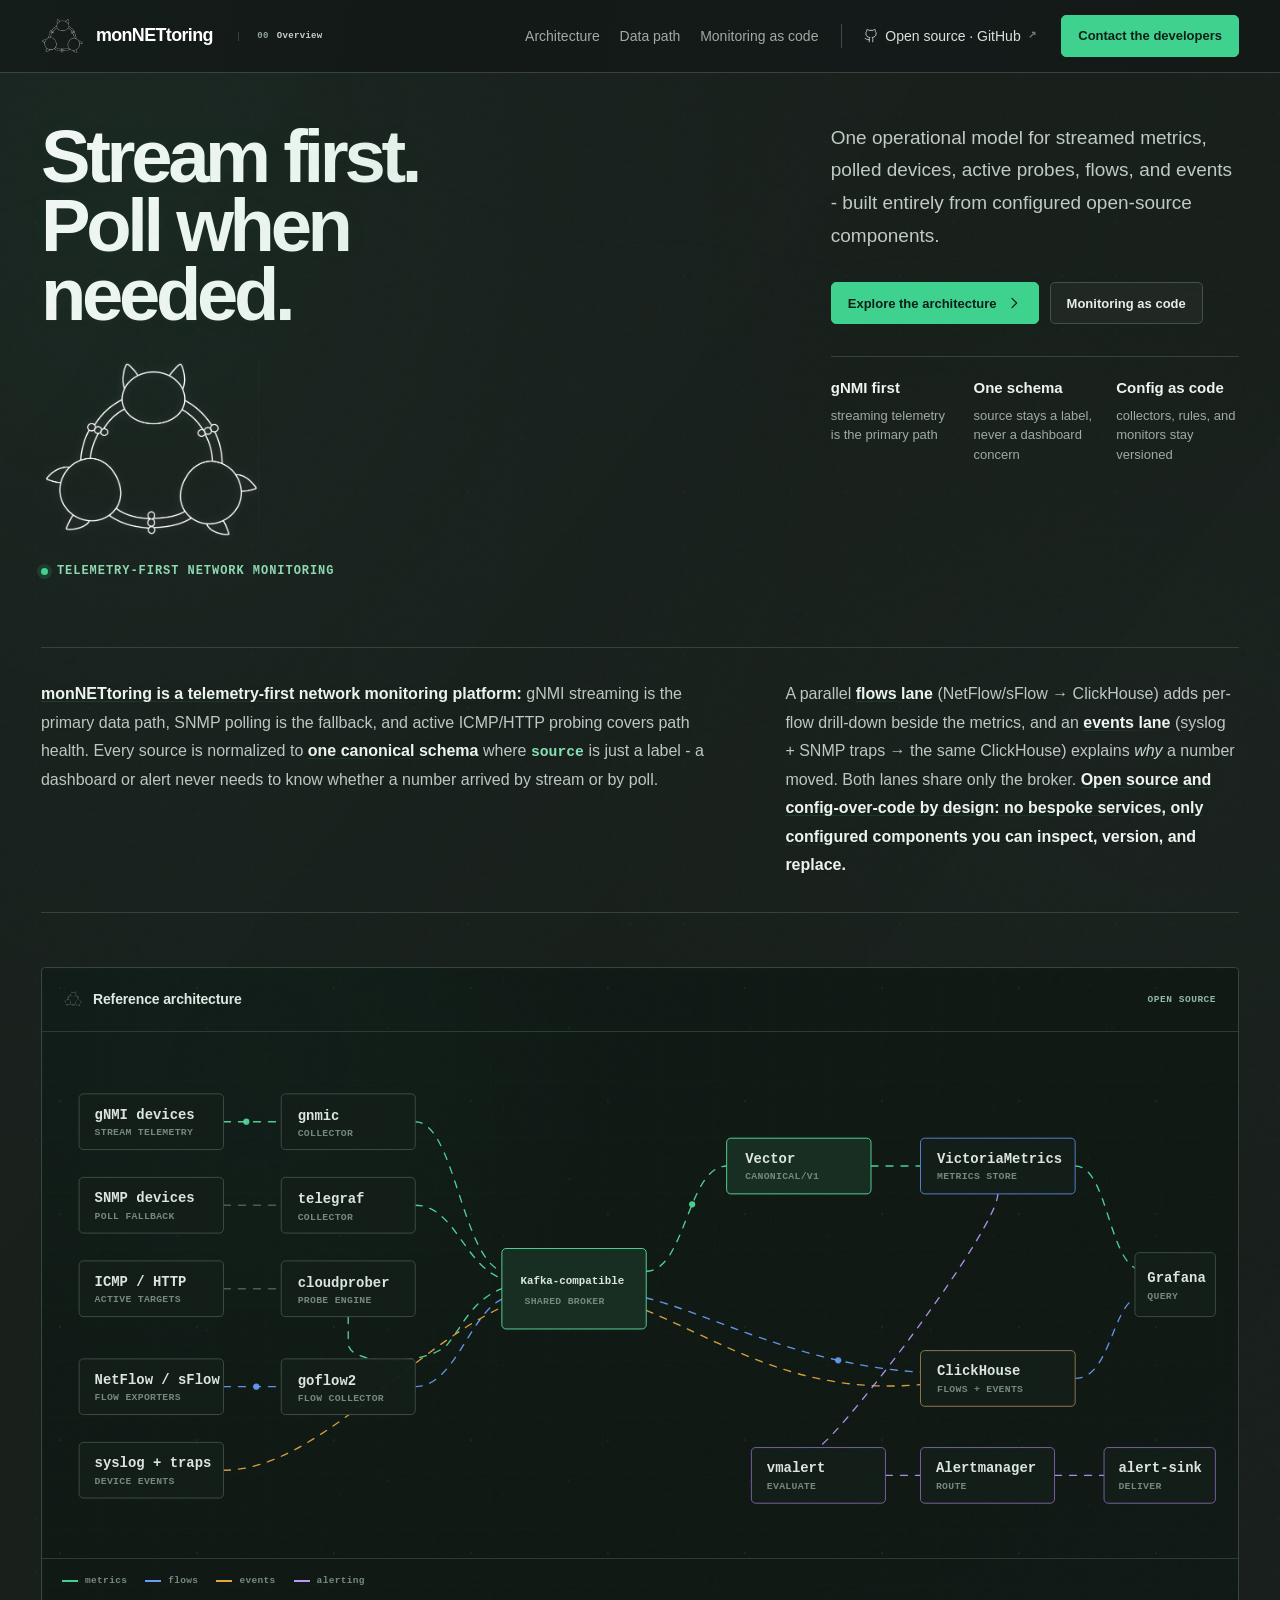
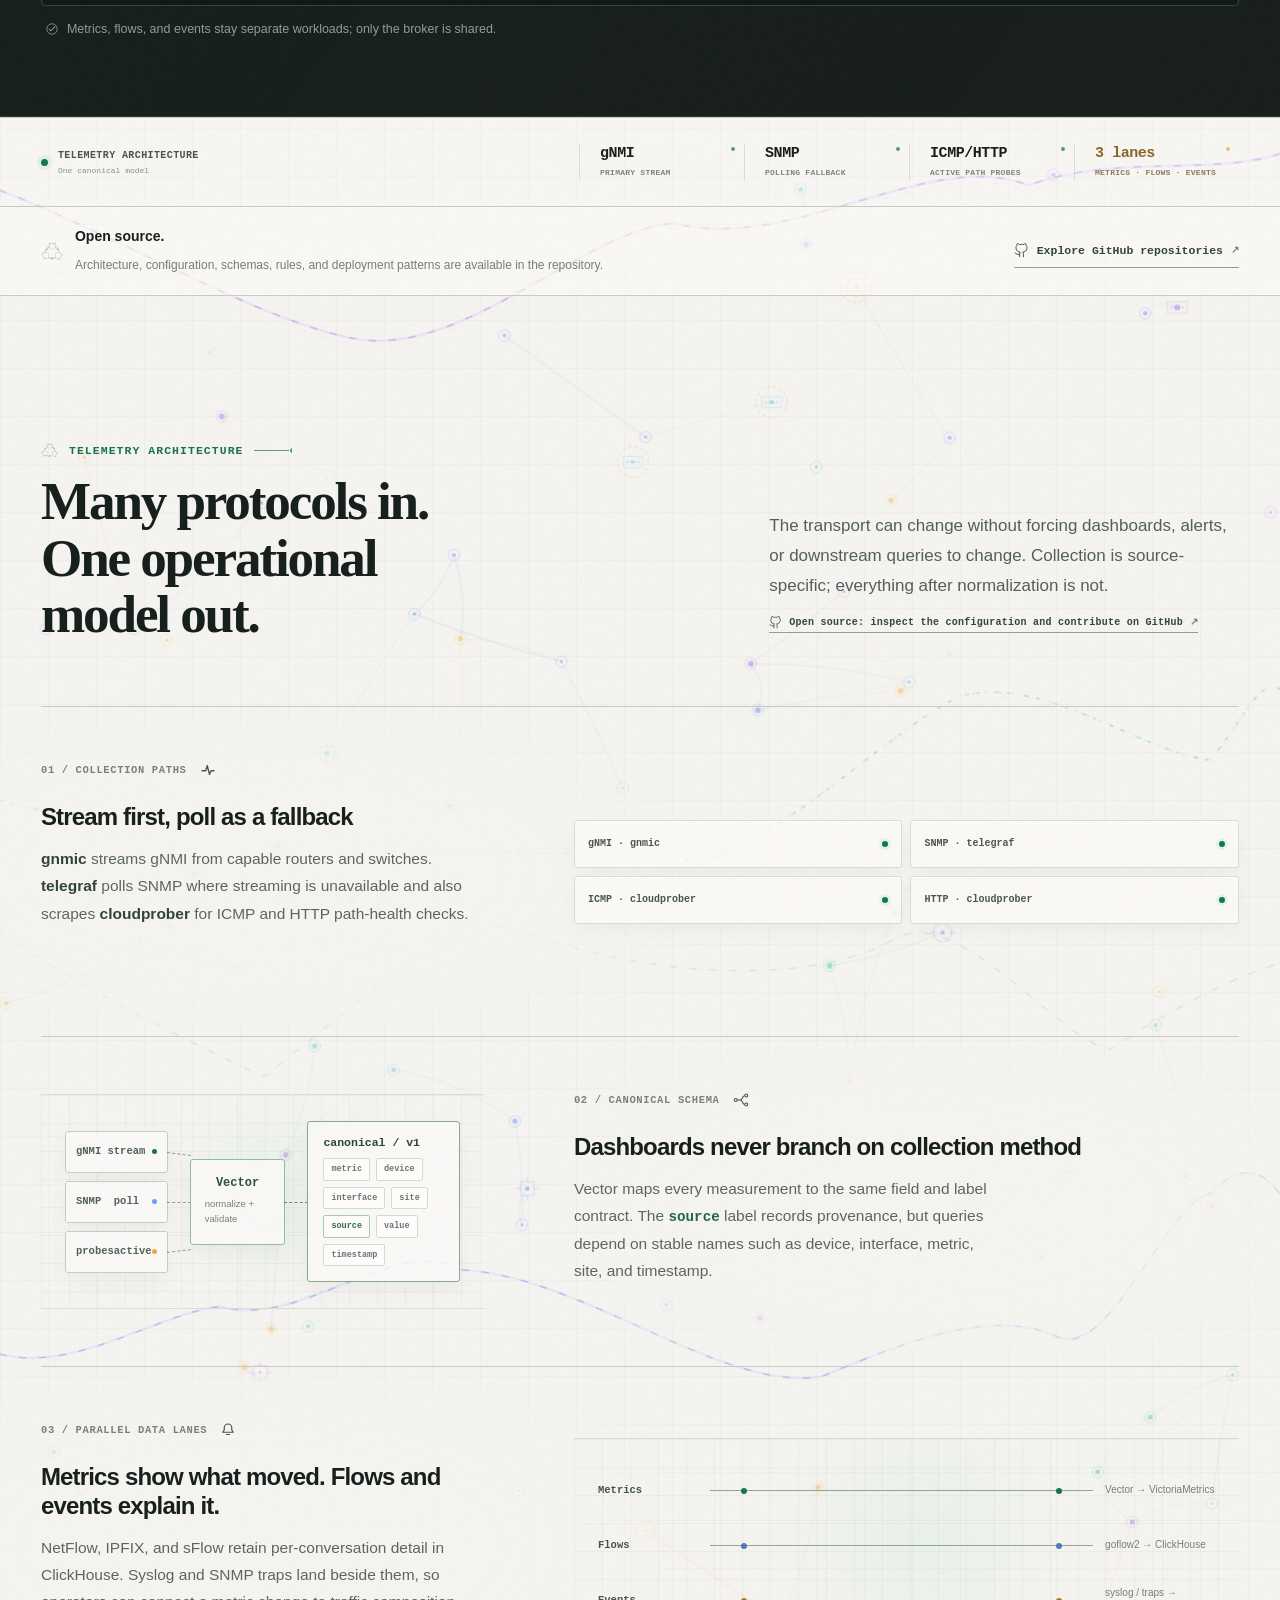
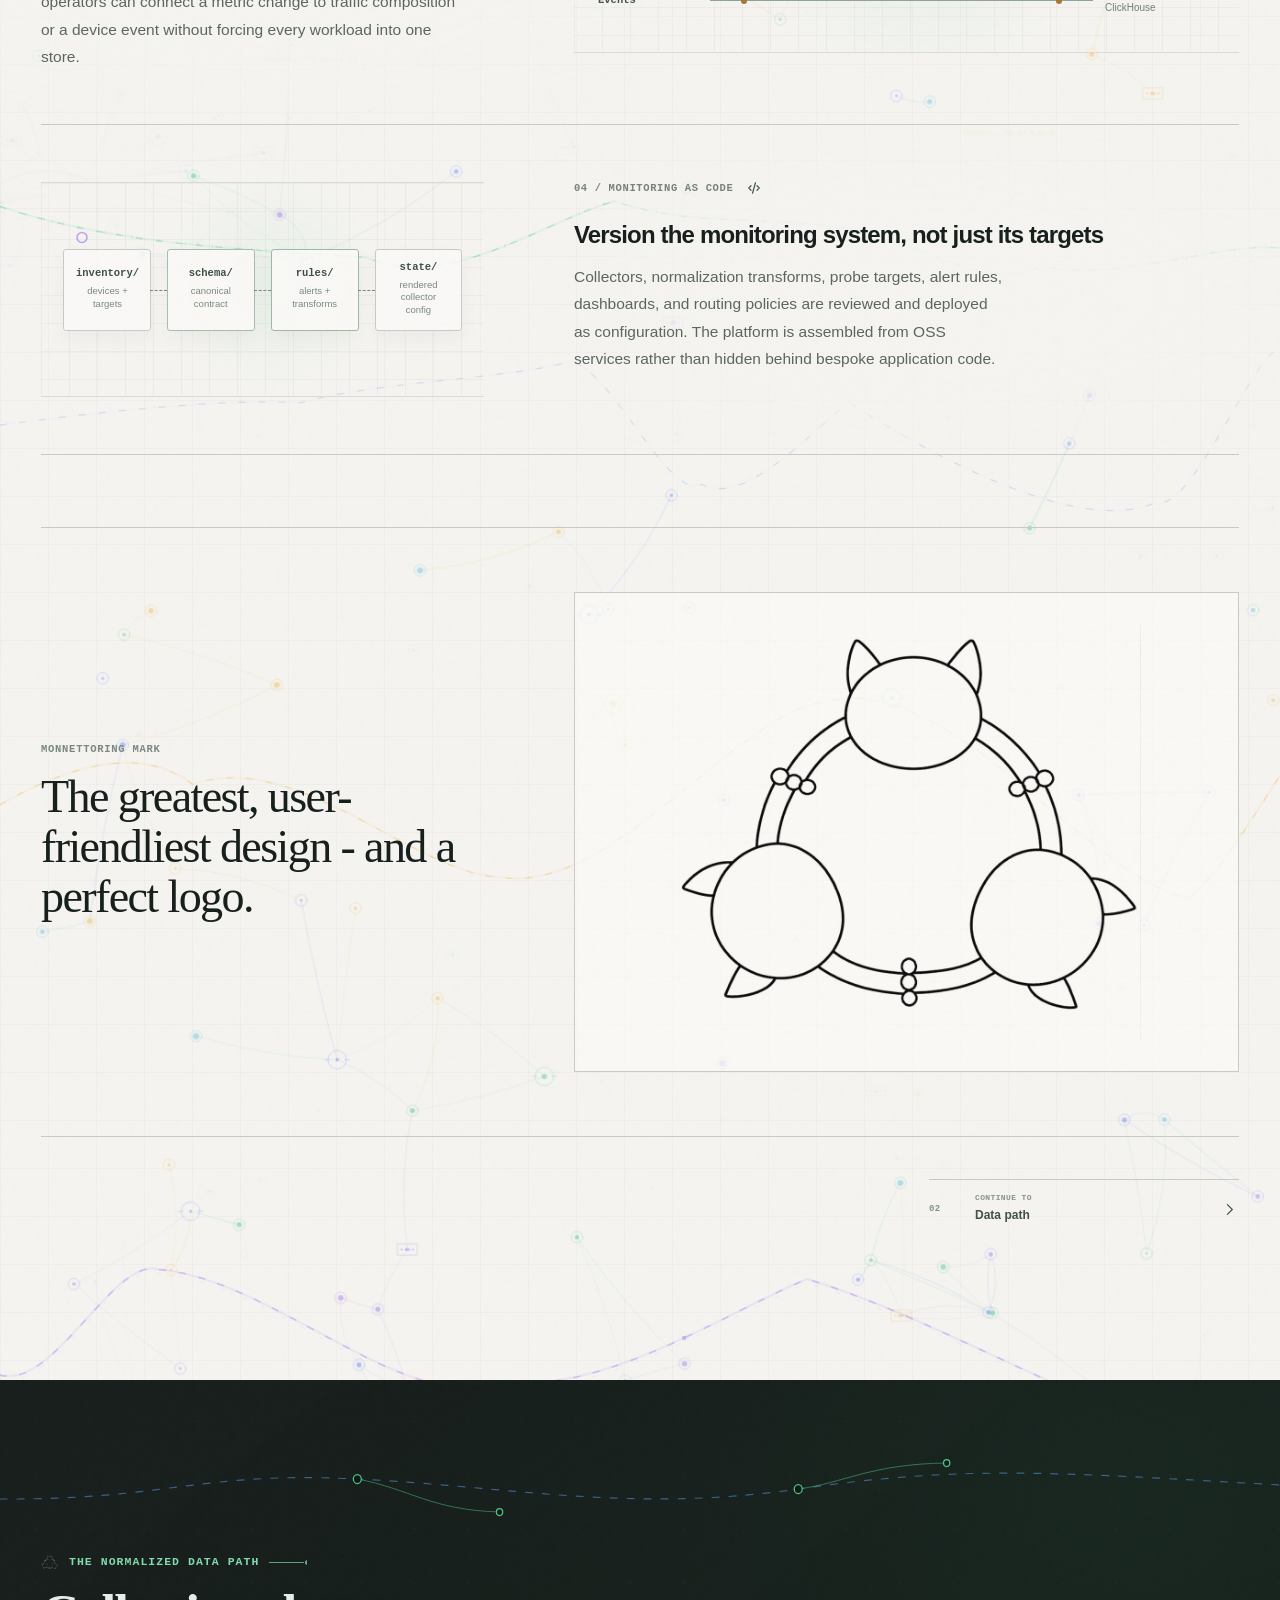
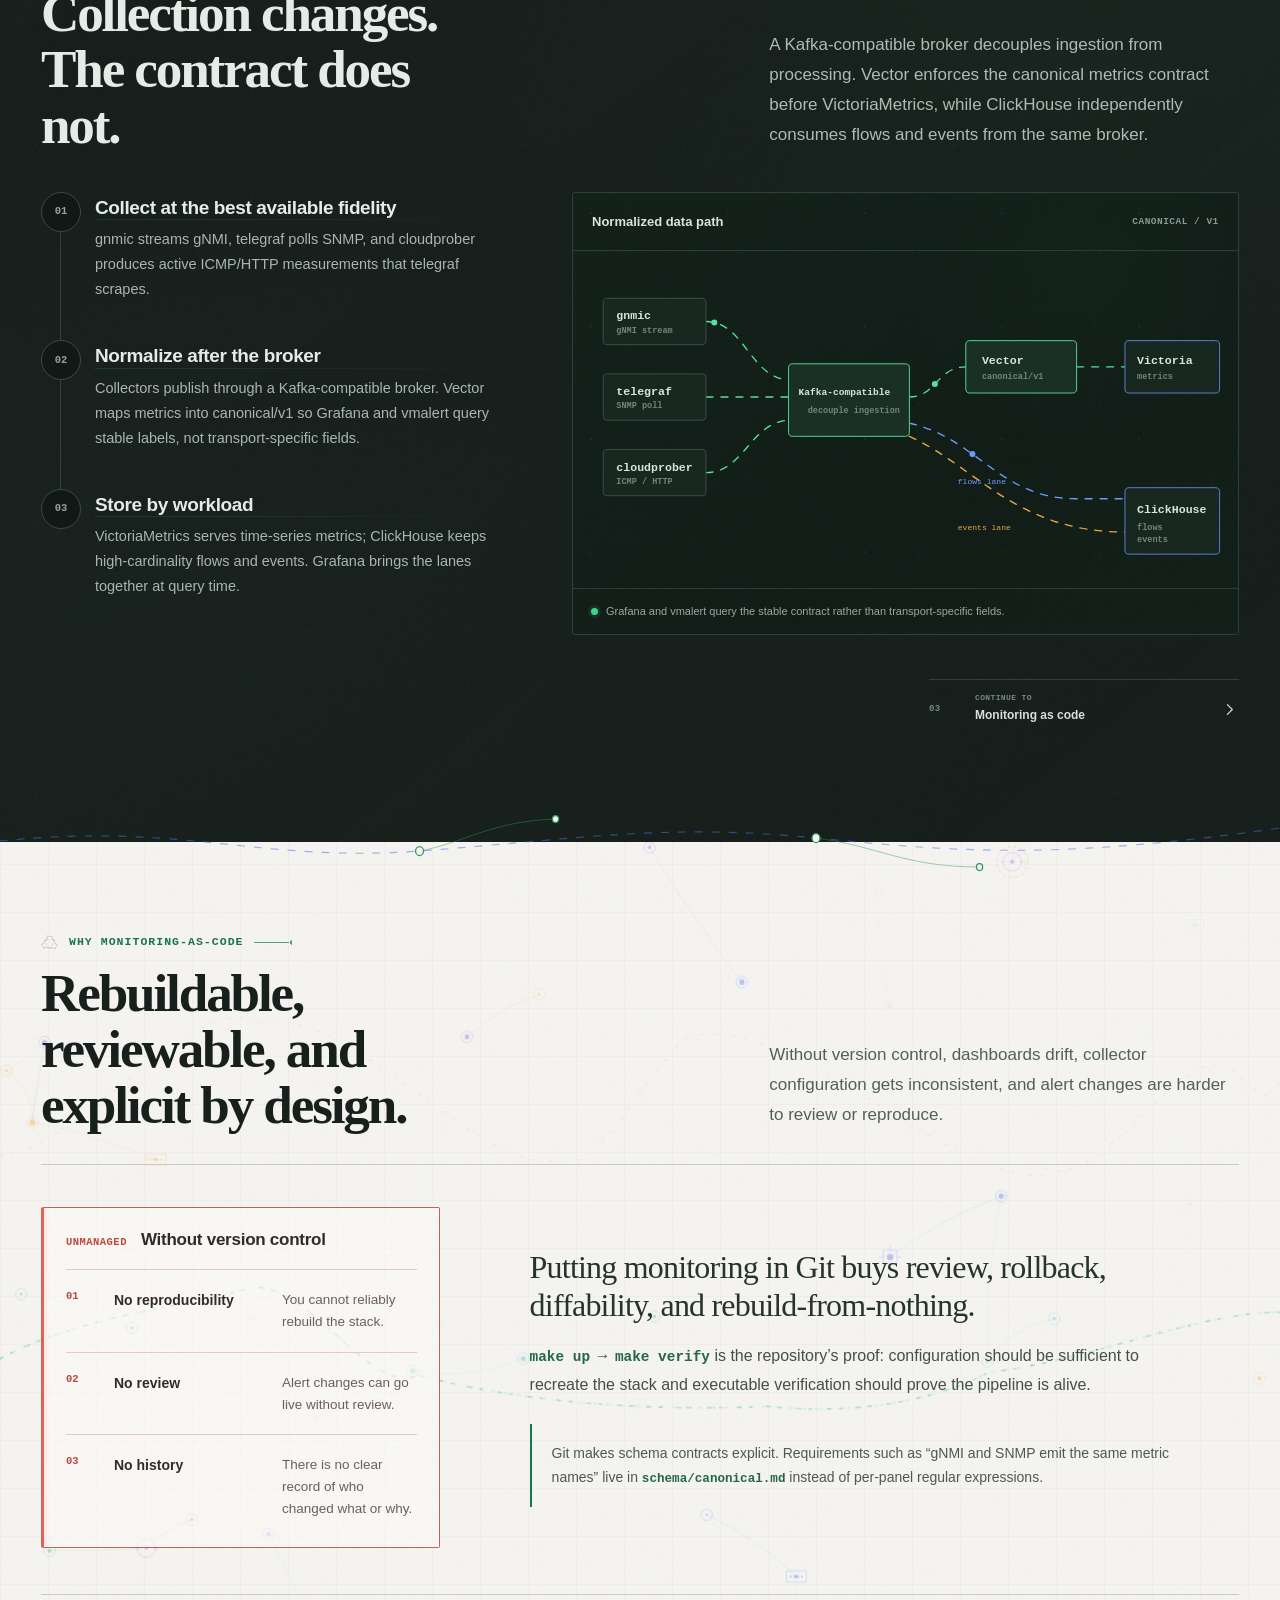
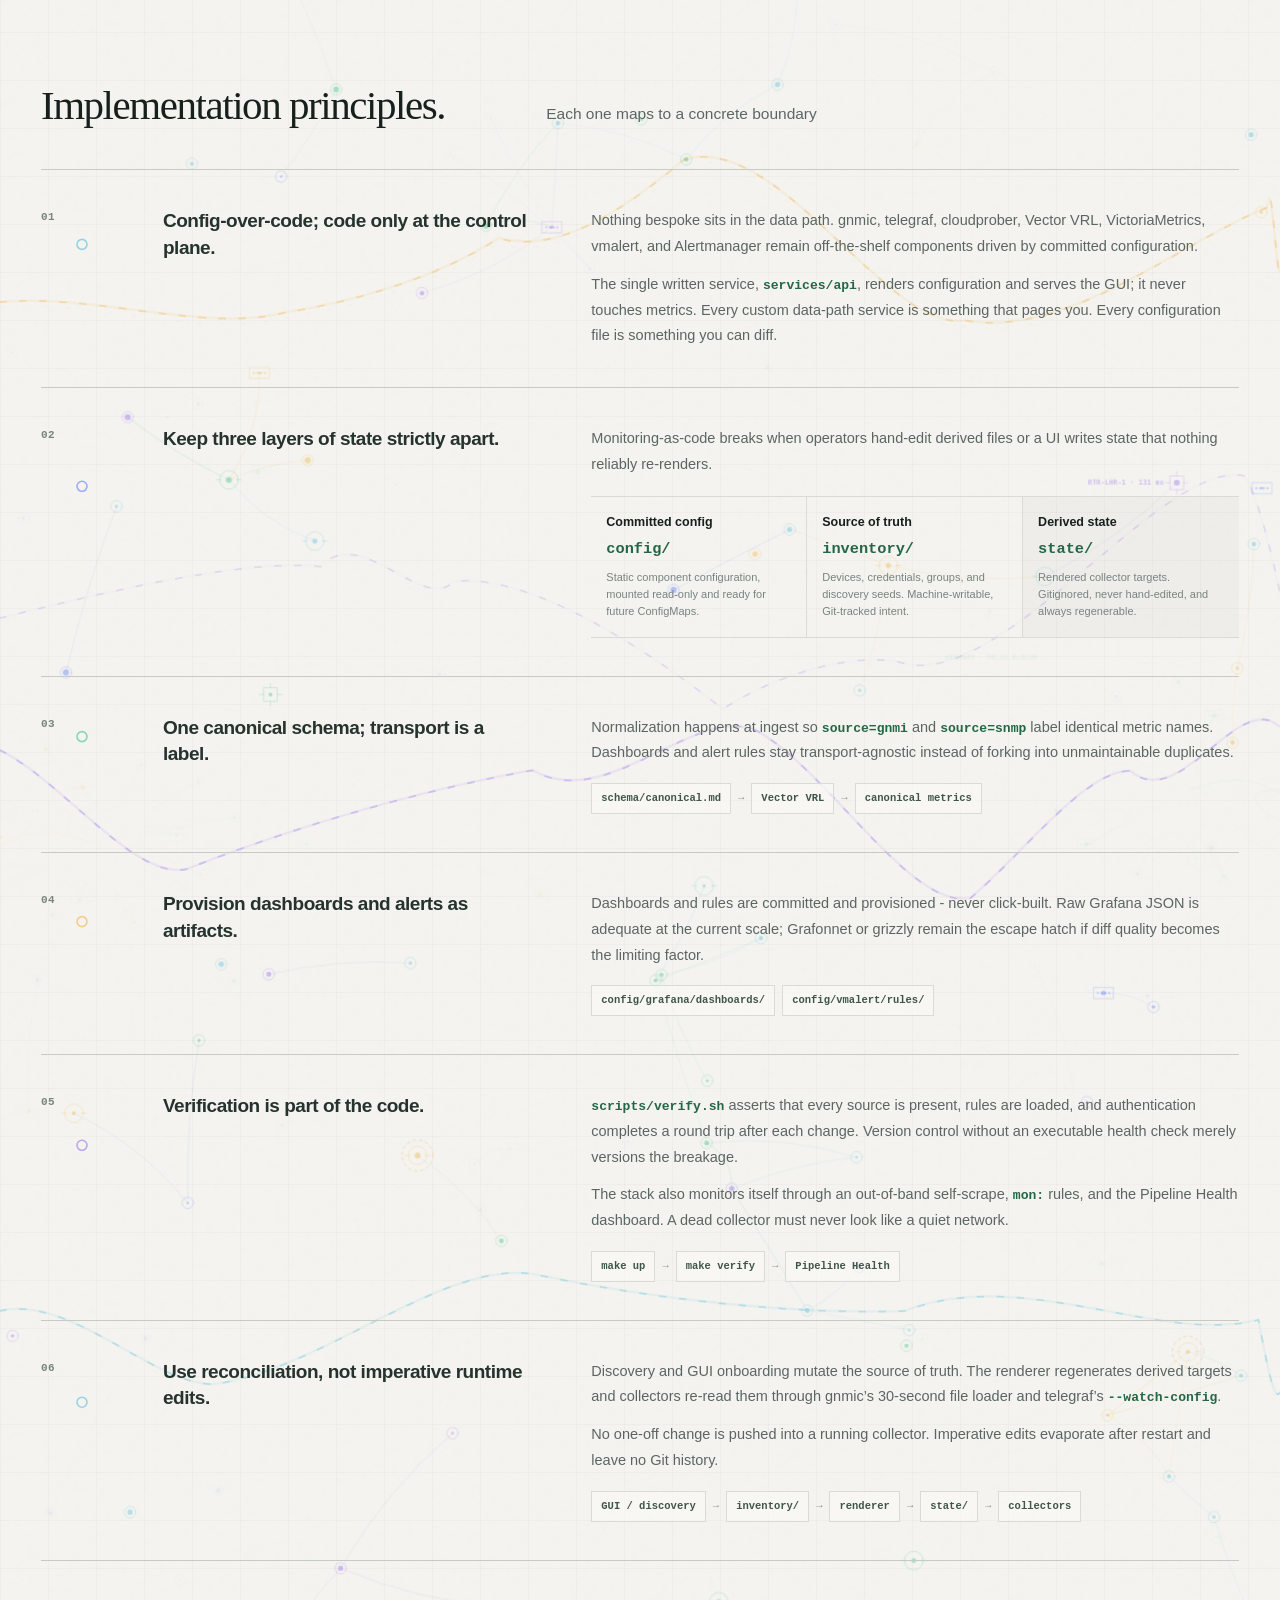
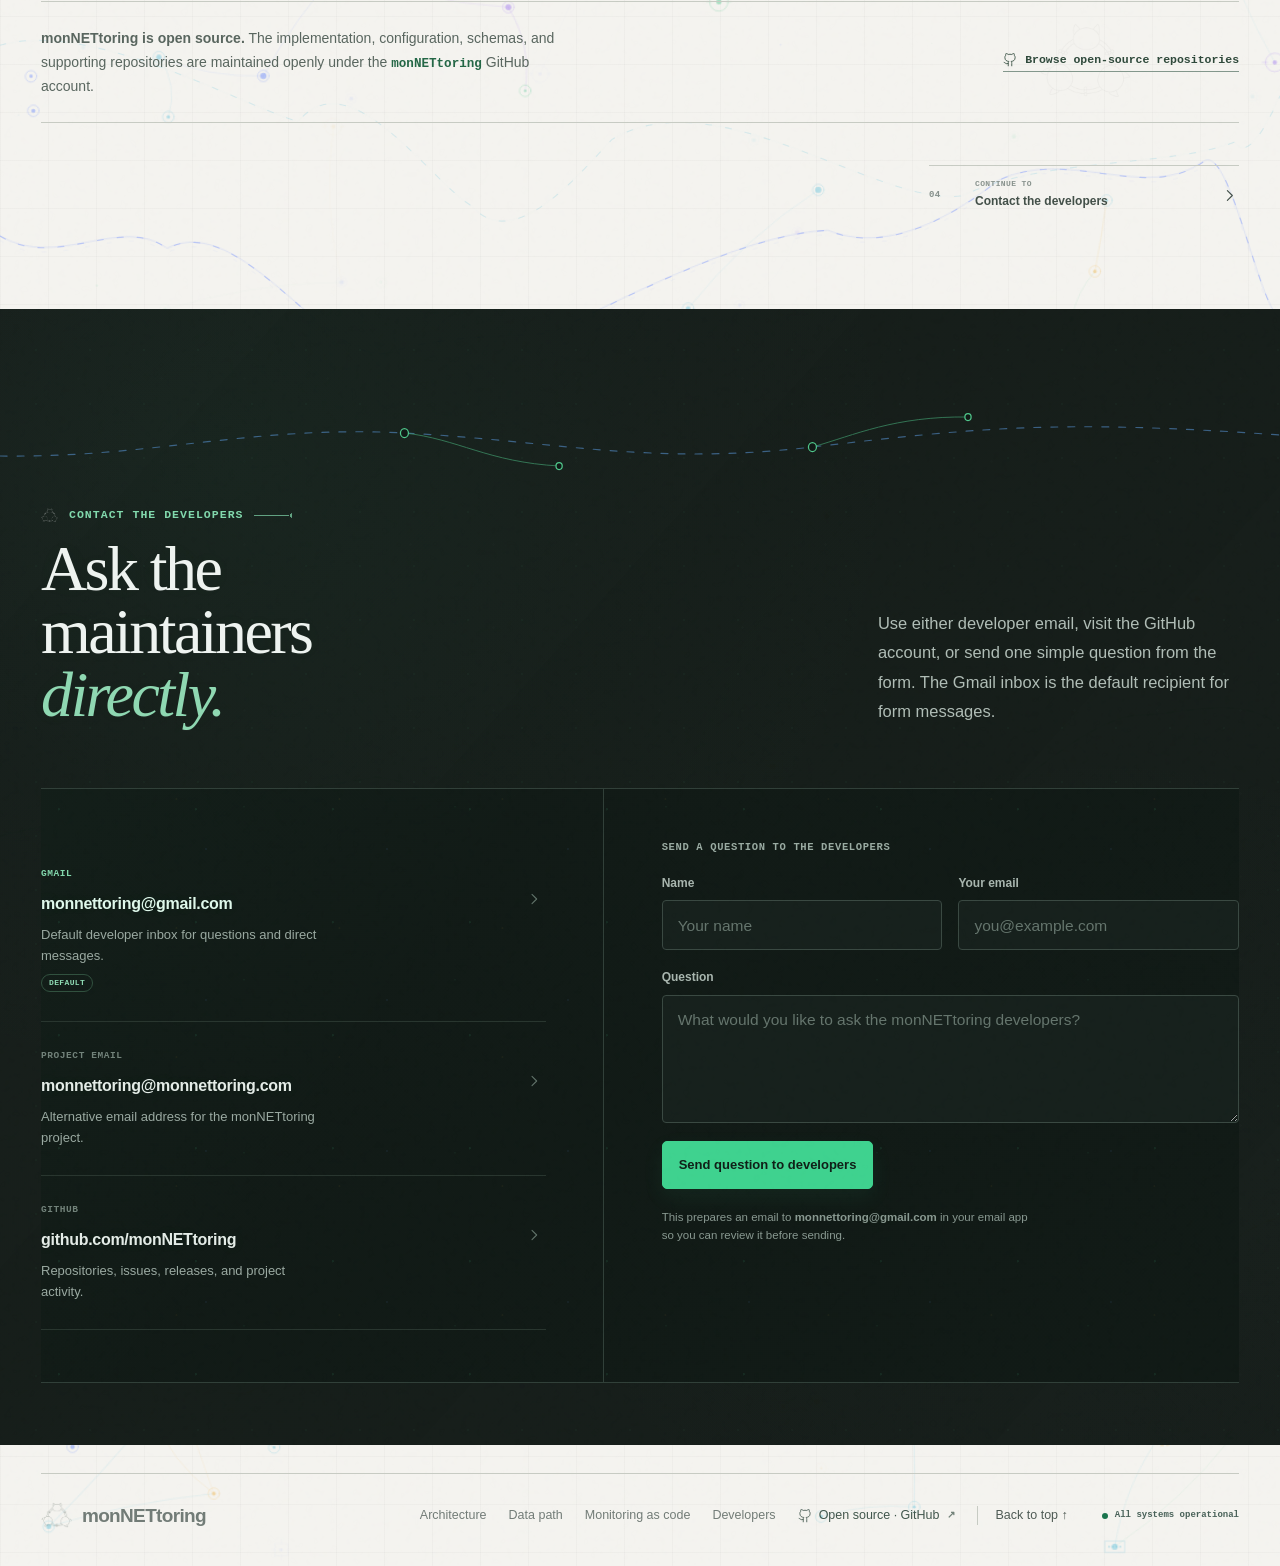
<file: index_old.html>
<!doctype html>
<html lang="en">
<head>
  <meta charset="utf-8">
  <meta name="viewport" content="width=device-width, initial-scale=1">
  <meta name="description" content="monNETtoring is a telemetry-first, monitoring-as-code platform built from proven open-source components.">
  <meta name="theme-color" content="#111916">
  <title>monNETtoring  -  Telemetry-first network monitoring</title>
  <style>
    :root {
      --paper: #f4f3ef;
      --paper-raised: #fbfaf7;
      --ink: #17201d;
      --ink-soft: #5c6661;
      --line: #d9dcd6;
      --line-strong: #c7cbc3;
      --night: #111916;
      --night-raised: #18231f;
      --night-line: #2a3732;
      --night-muted: #9bacA4;
      --green: #3fd28f;
      --green-dark: #19744d;
      --amber: #e3aa42;
      --red: #e36f68;
      --blue: #6a9df8;
      --radius: 4px;
      --shadow: 0 30px 80px rgba(29, 39, 34, 0.12), 0 8px 24px rgba(29, 39, 34, 0.06);
      --max: 1180px;
      --display-font: Baskerville, "Iowan Old Style", "Palatino Linotype", "Book Antiqua", Georgia, serif;
      --body-font: "Avenir Next", "Segoe UI Variable", "Helvetica Neue", Arial, sans-serif;
      --technical-font: "SFMono-Regular", "Cascadia Code", Menlo, Consolas, monospace;
      --ease-out: cubic-bezier(0.22, 1, 0.36, 1);
      --page-progress: 0;
    }

    * { box-sizing: border-box; }

    html {
      scroll-behavior: smooth;
      scroll-padding-top: 88px;
    }

    body {
      position: relative;
      margin: 0;
      color: var(--ink);
      background:
        linear-gradient(rgba(23, 32, 29, 0.025) 1px, transparent 1px),
        linear-gradient(90deg, rgba(23, 32, 29, 0.025) 1px, transparent 1px),
        var(--paper);
      background-size: 48px 48px;
      font-family: var(--body-font);
      -webkit-font-smoothing: antialiased;
      overflow-x: hidden;
    }

    body::before {
      content: "";
      position: absolute;
      inset: 0;
      pointer-events: none;
      opacity: 0.17;
      background-image: url("data:image/svg+xml,%3Csvg viewBox='0 0 180 180' xmlns='http://www.w3.org/2000/svg'%3E%3Cfilter id='n'%3E%3CfeTurbulence type='fractalNoise' baseFrequency='.92' numOctaves='2' stitchTiles='stitch'/%3E%3C/filter%3E%3Crect width='100%25' height='100%25' filter='url(%23n)' opacity='.14'/%3E%3C/svg%3E");
      z-index: 20;
    }

    .network-background,
    .network-motion {
      position: absolute;
      inset: 0;
      width: 100%;
      height: 100%;
      z-index: 0;
      pointer-events: none;
    }

    .network-background {
      opacity: 0.68;
    }

    .network-background-secondary {
      opacity: 0.32;
      mix-blend-mode: multiply;
    }

    .network-motion {
      opacity: 0.74;
      overflow: visible;
      mix-blend-mode: multiply;
    }

    .network-route,
    .network-branch {
      fill: none;
      stroke-linecap: round;
      stroke-linejoin: round;
      vector-effect: non-scaling-stroke;
    }

    .network-route {
      stroke-width: 1.25;
      stroke-dasharray: 6 14;
      animation: networkFlow 12s linear infinite;
      will-change: stroke-dashoffset;
    }

    .network-route.loss-route {
      stroke-dasharray: 3 9 2 16;
    }

    .network-branch {
      stroke-width: 1.4;
      stroke-dasharray: 220;
      stroke-dashoffset: 220;
      animation: branchDraw 9.5s var(--ease-out) infinite;
      will-change: stroke-dashoffset, opacity;
    }

    .network-anchor {
      fill: var(--paper);
      stroke-width: 1.6;
      vector-effect: non-scaling-stroke;
    }

    .network-packet {
      filter: drop-shadow(0 0 3px rgba(69,108,255,0.22));
    }

    .loss-packet {
      animation: packetLoss 5.4s steps(1, end) infinite;
    }

    .route-afterimage {
      fill: none;
      stroke-linecap: round;
      stroke-width: 1;
      stroke-dasharray: 4 18;
      opacity: 0.14;
      transform: translateY(4px);
      vector-effect: non-scaling-stroke;
      animation: afterimageDrift 13s ease-in-out infinite;
    }

    .hop-markers {
      fill: none;
      stroke-linecap: butt;
      stroke-width: 3;
      stroke-dasharray: 1 26;
      opacity: 0.34;
      vector-effect: non-scaling-stroke;
    }

    .probe-sweep {
      fill: none;
      stroke-width: 1;
      opacity: 0;
      transform-box: fill-box;
      transform-origin: center;
      vector-effect: non-scaling-stroke;
      animation: probeSweep 6.8s var(--ease-out) infinite;
    }

    .mobile-assembly-route {
      fill: none;
      stroke-linecap: round;
      stroke-dasharray: 1800;
      stroke-dashoffset: 1800;
      vector-effect: non-scaling-stroke;
      animation: mobileTopologyAssemble 2.2s 380ms var(--ease-out) forwards;
    }


    .site-header,
    main,
    .site-footer {
      position: relative;
      z-index: 1;
    }

    a { color: inherit; text-decoration: none; }
    button, input, select, textarea { font: inherit; }
    button { color: inherit; }

    .skip-link {
      position: fixed;
      top: 10px;
      left: 12px;
      z-index: 100;
      padding: 9px 12px;
      border: 1px solid var(--green);
      border-radius: 3px;
      background: var(--night);
      color: #eef4f0;
      font-size: 12px;
      transform: translateY(-150%);
      transition: transform 160ms ease;
    }

    .skip-link:focus { transform: translateY(0); }

    :focus-visible {
      outline: 3px solid rgba(63, 210, 143, 0.42);
      outline-offset: 3px;
    }

    .container {
      width: min(calc(100% - 40px), var(--max));
      margin-inline: auto;
    }

    .site-header {
      position: sticky;
      top: 0;
      z-index: 50;
      border-bottom: 1px solid rgba(76, 92, 84, 0.62);
      background: rgba(14, 20, 18, 0.93);
      color: #eef4f0;
    }

    .site-header::after {
      content: "";
      position: absolute;
      left: 0;
      bottom: -1px;
      width: calc(var(--page-progress) * 100%);
      height: 1px;
      background: linear-gradient(90deg, #456cff, var(--green), #45b7d7);
      pointer-events: none;
    }

    .site-header .brand-mark {
      border-color: #43534c;
      background: #18231f;
    }

    .site-header .nav-links { color: #9eaca5; }
    .site-header .nav-links a:hover { color: #fff; }

    .site-header .header-cta {
      border-color: var(--green);
      background: var(--green);
      color: #102018;
    }

    .site-header .header-cta:hover { background: #60dfa5; }

    .site-header .header-cta.is-active {
      box-shadow: inset 0 -2px 0 #0a4f31;
    }

    .site-header .menu-button {
      border-color: #405048;
      background: #18231f;
      color: #eef4f0;
    }

    .site-header .mobile-menu {
      border-color: #2c3a34;
      background: #111916;
    }

    .site-header .mobile-menu a {
      color: #b5c0ba;
      border-color: #2c3a34;
    }

    .nav-shell {
      min-height: 72px;
      display: flex;
      align-items: center;
      justify-content: space-between;
      gap: 32px;
    }

    .brand {
      display: inline-flex;
      align-items: center;
      gap: 11px;
      font-weight: 760;
      letter-spacing: -0.035em;
      font-size: 19px;
      min-width: 0;
    }

    .brand-wordmark {
      display: inline-flex;
      align-items: center;
      line-height: 1;
      white-space: nowrap;
    }

    .brand-mark {
      width: 27px;
      height: 27px;
      display: grid;
      place-items: center;
      border: 1px solid #29332f;
      border-radius: 7px;
      background: var(--ink);
      box-shadow: inset 0 0 0 1px rgba(255,255,255,0.06);
    }

    .brand-mark svg { width: 17px; height: 17px; }

    .nav-context {
      display: flex;
      align-items: center;
      gap: 8px;
      min-width: 122px;
      padding-left: 18px;
      border-left: 1px solid #34433c;
      color: #728078;
      font: 620 9px/1 var(--technical-font);
      letter-spacing: 0.035em;
      white-space: nowrap;
    }

    .nav-context b {
      color: #91a299;
      font-weight: 650;
    }

    .nav-context span { color: #c8d3cd; }

    .nav-links {
      display: flex;
      align-items: center;
      gap: 24px;
      margin-left: auto;
      font-size: 13px;
      color: #4f5b55;
    }

    .nav-links a {
      position: relative;
      min-height: 72px;
      display: inline-flex;
      align-items: center;
      transition: color 220ms ease;
    }

    .nav-links a:hover { color: var(--ink); }

    .nav-links a[data-section-link]::after {
      content: "";
      position: absolute;
      left: 0;
      right: 0;
      bottom: -1px;
      height: 2px;
      background: var(--green);
      transform: scaleX(0);
      transform-origin: left;
      transition: transform 240ms var(--ease-out);
    }

    .nav-links a[data-section-link]::before {
      content: "";
      position: absolute;
      left: -10px;
      width: 3px;
      height: 3px;
      background: var(--green);
      opacity: 0;
      transform: scale(0.5);
      transition: opacity 180ms ease, transform 200ms var(--ease-out);
    }

    .site-header .nav-links a.is-active { color: #f3f7f5; }
    .nav-links a.is-active::after { transform: scaleX(1); }
    .nav-links a.is-active::before { opacity: 0.9; transform: scale(1); }

    .github-link {
      display: inline-flex;
      align-items: center;
      gap: 7px;
    }

    .github-link svg {
      width: 14px;
      height: 14px;
      flex: 0 0 auto;
    }

    .site-header .github-link {
      color: #d7e1dc;
    }

    .site-header .nav-links .github-link {
      min-height: 24px;
      margin-left: 3px;
      padding-left: 22px;
      border-left: 1px solid #3a4942;
    }

    .external-mark {
      color: #718178;
      font: 650 10px/1 var(--technical-font);
    }

    .header-cta,
    .button {
      min-height: 42px;
      display: inline-flex;
      align-items: center;
      justify-content: center;
      gap: 9px;
      border: 1px solid var(--ink);
      border-radius: 5px;
      background: var(--ink);
      color: #fff;
      padding: 0 16px;
      font-size: 13px;
      font-weight: 690;
      cursor: pointer;
      transition: transform 240ms var(--ease-out), background 220ms ease, border-color 220ms ease;
    }

    .button:hover,
    .header-cta:hover {
      transform: translateY(-1px);
      background: #25312c;
    }

    .button.secondary {
      border-color: var(--line-strong);
      background: rgba(255,255,255,0.42);
      color: var(--ink);
    }

    .button.secondary:hover {
      border-color: #aeb4aa;
      background: #fff;
    }

    .button svg { width: 16px; height: 16px; }

    .menu-button {
      display: none;
      width: 42px;
      height: 42px;
      place-items: center;
      padding: 0;
      border: 1px solid var(--line-strong);
      border-radius: 5px;
      background: rgba(255,255,255,0.4);
      cursor: pointer;
    }

    .menu-button svg { width: 20px; height: 20px; }

    .mobile-menu {
      display: grid;
      max-height: 0;
      padding: 0 20px;
      border-top: 1px solid var(--line);
      overflow: hidden;
      visibility: hidden;
      opacity: 0;
      transition: max-height 360ms var(--ease-out), opacity 180ms ease, padding 260ms ease, visibility 0s linear 360ms;
    }

    .mobile-menu.is-open {
      max-height: min(590px, calc(100vh - 64px));
      padding-bottom: 20px;
      visibility: visible;
      opacity: 1;
      overflow-y: auto;
      transition-delay: 0s;
    }

    .mobile-menu a {
      min-height: 68px;
      display: flex;
      align-items: center;
      justify-content: space-between;
      gap: 18px;
      padding: 12px 0;
      color: #46514c;
      border-bottom: 1px solid var(--line);
    }

    .mobile-menu a > span:first-child {
      display: grid;
      gap: 5px;
    }

    .mobile-menu strong {
      color: #dce6e0;
      font-size: 14px;
      font-weight: 650;
      letter-spacing: -0.015em;
    }

    .mobile-menu small {
      color: #718078;
      font-size: 10px;
      line-height: 1.35;
    }

    .mobile-link-index {
      color: #66776e;
      font: 650 9px/1 var(--technical-font);
      letter-spacing: 0.05em;
    }

    .mobile-menu a.is-active strong,
    .mobile-menu a.is-active .mobile-link-index {
      color: var(--green);
    }

    .site-header .mobile-menu .mobile-github {
      margin-top: 6px;
      border-top: 1px solid #405048;
      color: #d7e1dc;
    }

    .mobile-github strong {
      display: inline-flex;
      align-items: center;
      gap: 7px;
    }

    .mobile-github svg { width: 14px; height: 14px; }

    .site-header .mobile-menu .mobile-contact {
      min-height: 58px;
      margin-top: 12px;
      padding: 11px 13px;
      border: 1px solid var(--green);
      background: var(--green);
      color: #102018;
    }

    .mobile-contact strong,
    .mobile-contact small,
    .mobile-contact .mobile-link-index { color: #102018; }

    .section-index {
      display: none;
      position: fixed;
      top: 50%;
      right: max(18px, calc((100vw - var(--max)) / 2 - 118px));
      z-index: 30;
      gap: 3px;
      transform: translateY(-50%);
    }

    .section-index a {
      position: relative;
      display: grid;
      grid-template-columns: 22px auto;
      align-items: center;
      gap: 9px;
      min-height: 30px;
      padding-left: 14px;
      color: #6f7c76;
      opacity: 0.64;
      transition: color 200ms ease, opacity 200ms ease, transform 220ms var(--ease-out);
    }

    .section-index a::before {
      content: "";
      position: absolute;
      left: 0;
      width: 6px;
      height: 1px;
      background: currentColor;
      transition: width 220ms var(--ease-out), background 200ms ease;
    }

    .section-index span {
      font: 650 8px/1 var(--technical-font);
      letter-spacing: 0.04em;
    }

    .section-index strong {
      font-size: 10px;
      font-weight: 620;
      letter-spacing: -0.01em;
    }

    .section-index a:hover,
    .section-index a.is-active {
      color: var(--green-dark);
      opacity: 1;
      transform: translateX(-3px);
    }

    .section-index a.is-active::before {
      width: 10px;
      background: var(--green-dark);
    }

    .section-index.on-dark a { color: #91a299; }

    .section-index.on-dark a:hover,
    .section-index.on-dark a.is-active { color: #82d9ad; }

    .section-index.on-dark a.is-active::before { background: #82d9ad; }

    .hero {
      position: relative;
      padding: 88px 0 78px;
      color: #eef4f0;
      background: rgba(13, 19, 17, 0.90);
      border-bottom: 1px solid #2c3a34;
    }

    .hero::after {
      display: none;
    }

    .hero-intro {
      position: relative;
      isolation: isolate;
      display: grid;
      grid-template-columns: minmax(0, 1.35fr) minmax(320px, 0.65fr);
      align-items: end;
      gap: clamp(48px, 8vw, 112px);
      margin-bottom: 50px;
    }

    .hero-intro::before,
    .section-heading::before,
    .contact-header::before {
      content: "";
      position: absolute;
      z-index: 0;
      inset: -34px -48px;
      pointer-events: none;
    }

    .hero-intro::before {
      background: radial-gradient(ellipse at 33% 50%, rgba(13,19,17,0.9) 0 31%, rgba(13,19,17,0.5) 59%, transparent 82%);
    }

    .hero-intro > *,
    .section-heading > *,
    .contact-header > * {
      position: relative;
      z-index: 1;
    }

    .eyebrow {
      display: flex;
      align-items: center;
      gap: 9px;
      margin-bottom: 24px;
      color: #8fd8b2;
      font: 700 11px/1.3 ui-monospace, SFMono-Regular, Menlo, Consolas, monospace;
      letter-spacing: 0.08em;
      text-transform: uppercase;
    }

    .eyebrow::before {
      content: "";
      width: 7px;
      height: 7px;
      border-radius: 50%;
      background: var(--green);
      box-shadow: 0 0 0 4px rgba(63,210,143,0.14);
    }

    h1, h2, h3, p { margin-top: 0; }

    h1 {
      max-width: 13ch;
      margin-bottom: 0;
      font-size: clamp(54px, 5.65vw, 78px);
      line-height: 0.94;
      font-family: var(--body-font);
      letter-spacing: -0.058em;
      font-weight: 690;
    }

    h1 em {
      display: block;
      margin-top: 0.08em;
      color: #bcd6c8;
      font-family: var(--display-font);
      font-size: 0.92em;
      font-style: italic;
      font-weight: 400;
      letter-spacing: -0.035em;
    }

    .signal-lock {
      position: relative;
      width: max-content;
      max-width: 100%;
      transform-origin: left center;
      animation: signalLock 1050ms 320ms var(--ease-out) both;
    }

    .signal-lock::after {
      content: "";
      position: absolute;
      left: 0.04em;
      bottom: -0.13em;
      width: min(76%, 9.2ch);
      height: 5px;
      opacity: 0.74;
      background:
        radial-gradient(circle at right center, var(--green) 0 2px, transparent 2.4px),
        linear-gradient(90deg, #456cff, var(--green)) left center / calc(100% - 3px) 1px no-repeat;
      transform: scaleX(0);
      transform-origin: left;
      animation: signalTrace 760ms 870ms var(--ease-out) forwards;
    }

    .hero-summary > p {
      max-width: 48ch;
      margin-bottom: 30px;
      color: #a9b6af;
      font-size: 17px;
      line-height: 1.7;
    }

    .hero-actions {
      display: flex;
      align-items: center;
      gap: 11px;
      flex-wrap: wrap;
    }

    .architecture-thesis {
      position: relative;
      z-index: 1;
      display: grid;
      grid-template-columns: minmax(0, 1.2fr) minmax(320px, 0.8fr);
      gap: clamp(30px, 6vw, 78px);
      margin: -8px 0 46px;
      padding: 26px 0;
      border-top: 1px solid #34443d;
      border-bottom: 1px solid #34443d;
    }

    .architecture-thesis p {
      margin: 0;
      color: #aebbb4;
      font-size: 14px;
      line-height: 1.72;
    }

    .architecture-thesis strong { color: #edf4f0; font-weight: 650; }
    .architecture-thesis em { color: #c7d7cf; }

    .architecture-thesis code {
      color: #87dfb4;
      font: 600 0.92em/1 var(--technical-font);
    }

    .hero .button {
      border-color: var(--green);
      background: var(--green);
      color: #102018;
    }

    .hero .button:hover { background: #60dfa5; }

    .hero .button.secondary {
      border-color: #43534c;
      background: rgba(255,255,255,0.035);
      color: #e6eee9;
    }

    .hero .button.secondary:hover {
      border-color: #65766e;
      background: rgba(255,255,255,0.075);
    }

    .hero-facts {
      display: grid;
      grid-template-columns: repeat(3, 1fr);
      gap: 20px;
      margin: 32px 0 0;
      padding: 19px 0 0;
      border-top: 1px solid #34443d;
    }

    .hero-facts div { min-width: 0; }

    .hero-facts dt {
      margin-bottom: 5px;
      color: #eef4f0;
      font-size: 14px;
      font-weight: 720;
    }

    .hero-facts dd {
      margin: 0;
      color: #899990;
      font-size: 11px;
      line-height: 1.4;
    }

    .product-window {
      position: relative;
      min-width: 0;
      color: #e6eee9;
      background: rgba(18, 28, 24, 0.94);
      border: 1px solid #35463e;
      border-radius: 2px;
      box-shadow:
        0 28px 72px rgba(0, 0, 0, 0.20),
        0 8px 22px rgba(0, 0, 0, 0.10),
        inset 0 1px 0 rgba(255,255,255,0.025);
      overflow: hidden;
      isolation: isolate;
    }

    .product-window::before {
      content: "";
      position: absolute;
      inset: 0;
      background: linear-gradient(135deg, rgba(63,210,143,0.05), transparent 38%);
      pointer-events: none;
    }

    .legacy-dashboard { display: none !important; }

    .architecture-console {
      position: relative;
      z-index: 1;
      display: grid;
      gap: 16px;
      padding: 20px;
    }

    .architecture-code {
      min-height: 214px;
      margin: 0;
      padding: 21px 22px;
      overflow: auto;
      border: 1px solid #293a33;
      border-radius: 2px;
      background:
        linear-gradient(rgba(84,223,158,0.025) 1px, transparent 1px),
        linear-gradient(90deg, rgba(84,223,158,0.025) 1px, transparent 1px),
        rgba(13, 22, 18, 0.90);
      background-size: 26px 26px;
      color: #b9c8c0;
      font: 520 clamp(8px, 0.84vw, 10.5px)/1.95 var(--technical-font);
      white-space: pre;
      tab-size: 2;
      box-shadow: inset 0 1px 0 rgba(255,255,255,0.018), 0 12px 28px rgba(0,0,0,0.09);
    }

    .pipeline-lanes {
      display: grid;
      grid-template-columns: 1.2fr 1fr 1fr;
      border: 1px solid var(--night-line);
      background: rgba(255,255,255,0.012);
    }

    .pipeline-lane {
      position: relative;
      min-height: 128px;
      padding: 17px 18px;
      border-right: 1px solid var(--night-line);
    }

    .pipeline-lane:last-child { border-right: 0; }

    .pipeline-lane::before {
      content: "";
      position: absolute;
      top: -1px;
      left: 18px;
      width: 52px;
      height: 2px;
      background: var(--green);
    }

    .flows-lane::before { background: var(--blue); }
    .events-lane::before { background: var(--amber); }

    .pipeline-lane span {
      display: block;
      margin-bottom: 15px;
      color: #74877d;
      font: 650 8px/1 var(--technical-font);
      letter-spacing: 0.08em;
      text-transform: uppercase;
    }

    .pipeline-lane strong {
      display: block;
      margin-bottom: 9px;
      color: #dce8e1;
      font: 620 11px/1.35 var(--technical-font);
    }

    .pipeline-lane small {
      display: block;
      color: #7f9188;
      font-size: 9px;
      line-height: 1.55;
    }

    .window-topbar {
      min-height: 48px;
      display: flex;
      align-items: center;
      gap: 13px;
      padding: 0 15px;
      border-bottom: 1px solid var(--night-line);
      background: rgba(255,255,255,0.015);
    }

    .window-label {
      color: #8c9c95;
      font: 600 10px/1 ui-monospace, SFMono-Regular, Menlo, monospace;
      letter-spacing: 0.04em;
    }

    .live-status {
      display: inline-flex;
      align-items: center;
      gap: 7px;
      margin-left: auto;
      padding: 5px 8px;
      border: 1px solid #2c4238;
      border-radius: 5px;
      color: #9adbbd;
      font-size: 9px;
      letter-spacing: 0.06em;
      text-transform: uppercase;
    }

    .live-status::before {
      content: "";
      width: 5px;
      height: 5px;
      border-radius: 50%;
      background: var(--green);
      box-shadow: 0 0 0 3px rgba(63,210,143,0.11);
      animation: pulse 2.6s ease-in-out infinite;
    }

    .dashboard {
      display: grid;
      grid-template-columns: 132px minmax(0, 1fr);
      min-height: 470px;
    }

    .dashboard-sidebar {
      display: flex;
      flex-direction: column;
      gap: 5px;
      padding: 18px 11px;
      border-right: 1px solid var(--night-line);
      background: rgba(255,255,255,0.012);
    }

    .side-title {
      margin: 8px 8px 7px;
      color: #6f7e77;
      font: 600 8px/1.2 ui-monospace, SFMono-Regular, Menlo, monospace;
      letter-spacing: 0.08em;
      text-transform: uppercase;
    }

    .side-item {
      display: flex;
      align-items: center;
      gap: 8px;
      min-height: 31px;
      padding: 0 9px;
      border-radius: 3px;
      color: #819188;
      font-size: 10px;
    }

    .side-item svg { width: 13px; height: 13px; flex: 0 0 auto; }

    .side-item.active {
      color: #dce8e1;
      background: #202e28;
      box-shadow: inset 2px 0 0 var(--green);
    }

    .side-meta {
      margin-top: auto;
      padding: 12px 9px 2px;
      border-top: 1px solid var(--night-line);
      color: #66766e;
      font: 500 8px/1.6 ui-monospace, SFMono-Regular, Menlo, monospace;
    }

    .dashboard-main {
      min-width: 0;
      padding: 20px;
    }

    .dashboard-heading {
      display: flex;
      align-items: flex-start;
      justify-content: space-between;
      gap: 16px;
      margin-bottom: 17px;
    }

    .dashboard-heading h2 {
      margin-bottom: 5px;
      font-size: 15px;
      line-height: 1.2;
      letter-spacing: -0.025em;
    }

    .dashboard-heading p {
      margin: 0;
      color: #7d8d84;
      font-size: 9px;
    }

    .range-switch {
      display: flex;
      gap: 2px;
      padding: 3px;
      border: 1px solid var(--night-line);
      border-radius: 3px;
      background: #121c18;
    }

    .range-switch button {
      min-width: 28px;
      padding: 4px 6px;
      border: 0;
      border-radius: 3px;
      background: transparent;
      color: #74847c;
      font-size: 8px;
      cursor: pointer;
      transition: color 180ms ease, background 180ms ease;
    }

    .range-switch button[aria-pressed="true"] {
      color: #d8e5dd;
      background: #293832;
    }

    .metric-grid {
      display: grid;
      grid-template-columns: repeat(3, 1fr);
      gap: 9px;
      margin-bottom: 9px;
    }

    .metric-card {
      min-width: 0;
      padding: 12px;
      border: 1px solid var(--night-line);
      border-radius: 3px;
      background: rgba(255,255,255,0.018);
    }

    .metric-label {
      display: flex;
      align-items: center;
      gap: 6px;
      margin-bottom: 10px;
      color: #829189;
      font-size: 8px;
      letter-spacing: 0.04em;
      text-transform: uppercase;
    }

    .metric-label i {
      width: 5px;
      height: 5px;
      border-radius: 50%;
      background: var(--green);
    }

    .metric-value {
      display: flex;
      align-items: baseline;
      gap: 5px;
      font: 650 18px/1 ui-monospace, SFMono-Regular, Menlo, monospace;
      letter-spacing: -0.045em;
    }

    .metric-value small {
      color: #6e7f76;
      font-size: 8px;
      letter-spacing: 0;
    }

    .trend-up { color: var(--green); }

    .chart-card {
      padding: 13px 14px 8px;
      border: 1px solid var(--night-line);
      border-radius: 3px;
      background: rgba(255,255,255,0.012);
      overflow: hidden;
    }

    .chart-meta {
      display: flex;
      justify-content: space-between;
      align-items: center;
      gap: 12px;
      margin-bottom: 4px;
    }

    .chart-title { font-size: 9px; font-weight: 650; }

    .chart-legend {
      display: flex;
      align-items: center;
      gap: 12px;
      color: #75857d;
      font-size: 7px;
    }

    .chart-legend span { display: inline-flex; align-items: center; gap: 5px; }

    .chart-legend i {
      width: 12px;
      height: 2px;
      background: var(--green);
    }

    .chart-legend span:last-child i { background: var(--blue); }

    .latency-chart {
      display: block;
      width: 100%;
      height: 116px;
      overflow: visible;
    }

    .chart-grid { stroke: #25332d; stroke-width: 1; }
    .chart-area { fill: url(#latencyFill); opacity: 0.46; }

    .chart-line {
      fill: none;
      stroke: var(--green);
      stroke-width: 2;
      stroke-linecap: round;
      stroke-linejoin: round;
      vector-effect: non-scaling-stroke;
      stroke-dasharray: 640;
      animation: draw 2.6s ease both;
    }

    .chart-line.secondary {
      stroke: var(--blue);
      stroke-width: 1.35;
      opacity: 0.72;
      animation-delay: 180ms;
    }

    .event-dot {
      fill: var(--amber);
      stroke: var(--night);
      stroke-width: 3;
      transform-box: fill-box;
      transform-origin: center;
      animation: eventSignal 2.1s ease-in-out infinite;
    }

    .alerts {
      display: grid;
      gap: 7px;
      margin-top: 9px;
    }

    .alert-row {
      display: grid;
      grid-template-columns: 7px minmax(0, 1fr) auto;
      align-items: center;
      gap: 10px;
      min-height: 41px;
      padding: 8px 11px;
      border: 1px solid var(--night-line);
      border-radius: 3px;
      background: rgba(255,255,255,0.012);
    }

    .severity {
      width: 7px;
      height: 7px;
      border-radius: 2px;
      background: var(--amber);
    }

    .severity.green { background: var(--green); }

    .alert-copy strong {
      display: block;
      margin-bottom: 3px;
      color: #d7e2dc;
      font-size: 8px;
      font-weight: 620;
    }

    .alert-copy span {
      display: block;
      color: #718179;
      font: 500 7px/1.25 ui-monospace, SFMono-Regular, Menlo, monospace;
    }

    .alert-state {
      padding: 4px 6px;
      border: 1px solid #3f4634;
      border-radius: 4px;
      color: #cfbd88;
      font-size: 7px;
      text-transform: uppercase;
      letter-spacing: 0.04em;
    }

    .alert-state.healthy {
      border-color: #294437;
      color: #82cda7;
    }

    .hero-note {
      display: flex;
      align-items: center;
      gap: 8px;
      margin: 14px 4px 0;
      color: #78827d;
      font-size: 11px;
    }

    .product-stage {
      width: 100%;
    }

    .hero .hero-note { color: #8e9e96; }

    .hero-note svg { width: 14px; height: 14px; }

    .architecture-board {
      position: relative;
      isolation: isolate;
      overflow: hidden;
      border: 1px solid #35463e;
      border-radius: 4px;
      background:
        linear-gradient(rgba(84,223,158,0.022) 1px, transparent 1px),
        linear-gradient(90deg, rgba(84,223,158,0.022) 1px, transparent 1px),
        rgba(15, 24, 20, 0.92);
      background-size: 34px 34px, 34px 34px, auto;
      box-shadow: inset 0 1px 0 rgba(255,255,255,0.02);
    }

    .architecture-board::before { display: none; }

    .architecture-board-head {
      position: relative;
      z-index: 2;
      min-height: 58px;
      display: flex;
      align-items: center;
      justify-content: space-between;
      gap: 18px;
      padding: 0 18px;
      border-bottom: 1px solid #2d3b35;
    }

    .architecture-board-title {
      display: flex;
      align-items: center;
      gap: 11px;
      color: #dfe9e3;
      font-size: 12px;
      font-weight: 670;
      letter-spacing: -0.01em;
    }

    .architecture-board-title::before {
      content: "";
      width: 12px;
      height: 1px;
      background: #65c995;
    }

    .architecture-board-meta {
      display: flex;
      align-items: center;
      gap: 8px;
      color: #73847b;
      font: 600 8px/1 var(--technical-font);
      letter-spacing: 0.055em;
      text-transform: uppercase;
    }

    .architecture-board-meta b {
      padding: 0;
      border: 0;
      color: #91b8a3;
      font-weight: 600;
    }

    .architecture-graph {
      position: relative;
      z-index: 1;
      display: block;
      width: 100%;
      height: auto;
      min-height: 360px;
    }

    .architecture-graph .arch-edge {
      fill: none;
      stroke-width: 1.35;
      stroke-linecap: round;
      stroke-linejoin: round;
      stroke-dasharray: 7 8;
      vector-effect: non-scaling-stroke;
      opacity: 0.92;
      animation: graphFlow 5.8s linear infinite;
    }

    .motion-ready .product-stage:not(.is-visible) .architecture-graph .arch-edge {
      opacity: 0;
      stroke-dasharray: 520 520;
      stroke-dashoffset: 520;
      animation: none;
    }

    .motion-ready .product-stage.is-visible .architecture-graph .arch-edge {
      animation:
        graphEdgeAssemble 760ms var(--ease-out) calc(90ms + (var(--edge-i, 0) * 34ms)) both,
        graphFlow 5.8s linear calc(1150ms + (var(--edge-i, 0) * 34ms)) infinite;
    }

    .architecture-graph .arch-edge.metrics { stroke: #54df9e; }
    .architecture-graph .arch-edge.flows { stroke: #6a9df8; }
    .architecture-graph .arch-edge.events { stroke: #e3aa42; }
    .architecture-graph .arch-edge.alerting { stroke: #b79af5; }
    .architecture-graph .arch-edge.muted { stroke: #6a7b72; opacity: 0.68; }

    .architecture-graph .arch-node rect {
      fill: rgba(19, 31, 26, 0.96);
      stroke: #3b4b44;
      stroke-width: 1;
      rx: 4;
      vector-effect: non-scaling-stroke;
    }

    .architecture-graph .arch-node.core rect {
      stroke: #52ce91;
      fill: rgba(24, 47, 36, 0.96);
    }

    .architecture-graph .arch-node.store rect { stroke: #567fc8; }
    .architecture-graph .arch-node.event-store rect { stroke: #907449; }
    .architecture-graph .arch-node.alert rect { stroke: #745f9a; }

    .architecture-graph .arch-node text {
      fill: #dbe6df;
      font: 620 12px/1 var(--technical-font);
      pointer-events: none;
      transform-box: fill-box;
      transform-origin: left center;
    }

    .architecture-graph .arch-node text.sub {
      fill: #75877e;
      font-size: 8px;
      letter-spacing: 0.03em;
      text-transform: uppercase;
    }

    .architecture-graph .arch-node.core rect {
      animation: coreNodeSignal 4.8s ease-in-out infinite;
    }

    .motion-ready .product-stage:not(.is-visible) .architecture-graph .arch-node rect {
      fill-opacity: 0;
      stroke-opacity: 0;
      stroke-dasharray: 390;
      stroke-dashoffset: 390;
    }

    .motion-ready .product-stage:not(.is-visible) .architecture-graph .arch-node text {
      opacity: 0;
      filter: blur(4px);
      transform: translateX(-7px);
    }

    .motion-ready .product-stage.is-visible .architecture-graph .arch-node rect {
      animation: graphNodeFrame 700ms var(--ease-out) calc(330ms + (var(--node-i, 0) * 58ms)) both;
    }

    .motion-ready .product-stage.is-visible .architecture-graph .arch-node text {
      animation: graphLabelResolve 520ms var(--ease-out) calc(570ms + (var(--node-i, 0) * 58ms)) both;
    }

    .motion-ready .product-stage.is-visible .architecture-graph .arch-node text.sub {
      animation-delay: calc(680ms + (var(--node-i, 0) * 58ms));
    }

    .motion-ready .product-stage.is-visible .architecture-graph .arch-node.core rect {
      animation:
        graphNodeFrame 700ms var(--ease-out) calc(330ms + (var(--node-i, 0) * 58ms)) both,
        coreNodeSignal 4.8s ease-in-out calc(1450ms + (var(--node-i, 0) * 58ms)) infinite;
    }

    .architecture-graph .arch-packet {
      opacity: 0.9;
    }

    .architecture-legend {
      position: relative;
      z-index: 2;
      display: flex;
      align-items: center;
      flex-wrap: wrap;
      gap: 18px;
      padding: 13px 18px 15px;
      border-top: 1px solid #2d3b35;
      color: #778980;
      font: 600 8px/1.3 var(--technical-font);
      letter-spacing: 0.035em;
    }

    .architecture-legend span { display: inline-flex; align-items: center; gap: 7px; }
    .architecture-legend i { width: 16px; height: 2px; background: var(--green); }
    .architecture-legend span:nth-child(2) i { background: var(--blue); }
    .architecture-legend span:nth-child(3) i { background: var(--amber); }
    .architecture-legend span:nth-child(4) i { background: #b79af5; }

    .oss-band {
      position: relative;
      z-index: 2;
      border-bottom: 1px solid var(--line-strong);
      background: rgba(251,250,247,0.58);
    }

    .oss-band-inner {
      min-height: 76px;
      display: grid;
      grid-template-columns: minmax(0, 1fr) auto;
      align-items: center;
      gap: 28px;
    }

    .oss-band-copy {
      display: flex;
      align-items: center;
      gap: 12px;
      min-width: 0;
    }

    .oss-band-copy > svg { width: 21px; height: 21px; flex: 0 0 auto; color: #33473d; }
    .oss-band-copy strong { display: block; margin-bottom: 3px; font-size: 12px; }
    .oss-band-copy span { color: #718079; font-size: 10px; line-height: 1.45; }

    .oss-band-link {
      display: inline-flex;
      align-items: center;
      gap: 8px;
      padding: 9px 0;
      border-bottom: 1px solid #91a098;
      color: #31473c;
      font: 650 10px/1 var(--technical-font);
      transition: color 180ms ease, border-color 180ms ease, transform 220ms var(--ease-out);
    }

    .oss-band-link:hover { color: var(--green-dark); border-color: var(--green-dark); }
    .oss-band-link svg { width: 15px; height: 15px; }

    .schema-graph,
    .repo-map,
    .lane-map {
      grid-column: 2;
      grid-row: 1 / 4;
      align-self: center;
      min-height: 215px;
      position: relative;
      overflow: hidden;
      border-top: 1px solid var(--line);
      border-bottom: 1px solid var(--line);
      background:
        radial-gradient(circle at 52% 46%, rgba(63,210,143,0.06), transparent 42%),
        linear-gradient(rgba(23,32,29,0.035) 1px, transparent 1px),
        linear-gradient(90deg, rgba(23,32,29,0.035) 1px, transparent 1px);
      background-size: auto, 28px 28px, 28px 28px;
    }

    .schema-graph {
      display: grid;
      grid-template-columns: 0.75fr 0.72fr 1.15fr;
      align-items: center;
      gap: 22px;
      padding: 24px 24px;
    }

    .schema-source-stack { display: grid; gap: 8px; }
    .schema-source,
    .schema-normalizer,
    .schema-contract {
      position: relative;
      z-index: 1;
      border: 1px solid var(--line-strong);
      border-radius: 3px;
      background: rgba(251,250,247,0.84);
      box-shadow: 0 8px 22px rgba(23,32,29,0.04);
    }

    .schema-source {
      min-height: 38px;
      display: flex;
      align-items: center;
      justify-content: space-between;
      padding: 0 10px;
      color: #53615a;
      font: 620 9px/1 var(--technical-font);
    }

    .schema-source::after { content: ""; width: 5px; height: 5px; border-radius: 50%; background: var(--green-dark); animation: pulse 2.8s ease-in-out infinite; }
    .schema-source:nth-child(2)::after { background: var(--blue); }
    .schema-source:nth-child(3)::after { background: var(--amber); }

    .schema-normalizer {
      min-height: 86px;
      display: grid;
      place-items: center;
      align-content: center;
      gap: 7px;
      padding: 14px;
      border-color: #91bca5;
    }

    .schema-normalizer strong { font: 700 11px/1 var(--technical-font); color: #2e513f; }
    .schema-normalizer small { color: #758179; font-size: 8px; }

    .schema-normalizer::before,
    .schema-normalizer::after {
      content: "";
      position: absolute;
      top: 50%;
      width: 24px;
      border-top: 1px dashed #72827a;
      animation: graphFlow 3.8s linear infinite;
    }
    .schema-normalizer::before { right: 100%; }
    .schema-normalizer::after { left: 100%; }

    .schema-contract { padding: 15px; border-color: #87a992; }
    .schema-contract > strong { display: block; margin-bottom: 10px; color: #2b4538; font: 700 10px/1 var(--technical-font); }
    .schema-fields { display: flex; flex-wrap: wrap; gap: 6px; }
    .schema-fields span { padding: 5px 6px; border: 1px solid #d5d9d2; border-radius: 2px; color: #69766f; background: rgba(255,255,255,0.52); font: 600 7px/1 var(--technical-font); }
    .schema-fields span.source-field { color: #326c4e; border-color: #a9c8b6; }

    .lane-map { display: grid; align-content: center; gap: 9px; padding: 22px 24px; }
    .lane-row { display: grid; grid-template-columns: 100px minmax(0,1fr) 110px; align-items: center; gap: 12px; min-height: 46px; }
    .lane-row > strong { color: #45534c; font: 650 9px/1 var(--technical-font); }
    .lane-rail { position: relative; height: 1px; background: #8fa39a; }
    .lane-rail::before, .lane-rail::after { content: ""; position: absolute; top: 50%; width: 6px; height: 6px; margin-top: -3px; border-radius: 50%; background: currentColor; }
    .lane-rail::before { left: 8%; }
    .lane-rail::after { right: 8%; }
    .lane-row.metrics { color: var(--green-dark); }
    .lane-row.flows { color: #4f77bc; }
    .lane-row.events { color: #a57931; }
    .lane-row .lane-rail::after { animation: railSignal 3.2s ease-in-out infinite; }
    .lane-row small { color: #738078; font-size: 8px; line-height: 1.3; }

    .repo-map { display: grid; grid-template-columns: repeat(4, minmax(0, 1fr)); align-items: center; gap: 16px; padding: 30px 22px; }
    .repo-node { position: relative; min-height: 70px; display: grid; place-items: center; align-content: center; gap: 6px; padding: 10px; border: 1px solid var(--line-strong); border-radius: 3px; background: rgba(251,250,247,0.84); text-align: center; box-shadow: 0 9px 20px rgba(23,32,29,0.035); }
    .repo-node:not(:last-child)::after { content: ""; position: absolute; left: 100%; top: 50%; width: 17px; border-top: 1px dashed #77867e; animation: graphFlow 3.8s linear infinite; }
    .repo-node strong { color: #3e5047; font: 650 9px/1 var(--technical-font); }
    .repo-node small { color: #7a8880; font-size: 7.5px; }
    .repo-node:nth-child(2) { border-color: #a6bdaF; }
    .repo-node:nth-child(3) { border-color: #9bb8a8; }

    .flow-map {
      position: relative;
      overflow: hidden;
      min-height: 420px;
      border: 1px solid #2f4038;
      border-radius: 3px;
      background:
        radial-gradient(circle at 53% 48%, rgba(63,210,143,0.06), transparent 38%),
        linear-gradient(rgba(84,223,158,0.022) 1px, transparent 1px),
        linear-gradient(90deg, rgba(84,223,158,0.022) 1px, transparent 1px),
        rgba(18,29,24,0.88);
      background-size: auto, 30px 30px, 30px 30px, auto;
    }

    .flow-map-head {
      min-height: 52px;
      display: flex;
      align-items: center;
      justify-content: space-between;
      gap: 18px;
      padding: 0 16px;
      border-bottom: 1px solid #2d3d36;
      color: #d8e4dd;
      font-size: 11px;
      font-weight: 650;
    }
    .flow-map-head span:last-child { color: #73867c; font: 600 8px/1 var(--technical-font); letter-spacing: 0.05em; }

    .flow-map svg { display: block; width: 100%; height: auto; min-height: 315px; }
    .flow-edge { fill: none; stroke-width: 1.35; stroke-linecap: round; stroke-dasharray: 7 8; vector-effect: non-scaling-stroke; animation: graphFlow 5s linear infinite; }
    .flow-edge.metrics { stroke: #54df9e; }
    .flow-edge.flows { stroke: #6a9df8; }
    .flow-edge.events { stroke: #e3aa42; }
    .flow-node rect { fill: #182720; stroke: #3c4e45; stroke-width: 1; rx: 4; vector-effect: non-scaling-stroke; }
    .flow-node.core rect { stroke: #52ce91; fill: #1a3025; }
    .flow-node.store rect { stroke: #567fc8; }
    .flow-node text { fill: #d8e4dd; font: 620 10px/1 var(--technical-font); }
    .flow-node text.sub { fill: #73857b; font-size: 7px; }
    .flow-map-foot { display: flex; align-items: center; gap: 8px; padding: 12px 16px; border-top: 1px solid #2d3d36; color: #809088; font-size: 9px; }
    .flow-map-foot i { width: 7px; height: 7px; border-radius: 50%; background: var(--green); box-shadow: 0 0 0 3px rgba(63,210,143,0.1); animation: pulse 2.8s ease-in-out infinite; }

    .motion-ready [data-reveal] {
      opacity: 0;
      filter: blur(3px);
      clip-path: inset(0 10% 0 0);
      transform: translateX(-5px);
      transition:
        opacity 520ms ease,
        filter 720ms var(--ease-out),
        clip-path 760ms var(--ease-out),
        transform 760ms var(--ease-out);
      transition-delay: var(--reveal-delay, 0ms);
    }
    .motion-ready [data-reveal].is-visible {
      opacity: 1;
      filter: blur(0);
      clip-path: inset(0 0 0 0);
      transform: translateX(0);
    }

    .context-strip {
      border-top: 1px solid var(--line-strong);
      border-bottom: 1px solid var(--line-strong);
      background: rgba(255,255,255,0.2);
    }

    .context-inner {
      min-height: 88px;
      display: flex;
      align-items: center;
      justify-content: space-between;
      gap: 28px;
    }

    .context-inner > p {
      display: flex;
      align-items: center;
      gap: 10px;
      max-width: 28ch;
      margin: 0;
      color: #48534e;
      font: 650 10px/1.5 ui-monospace, SFMono-Regular, Menlo, monospace;
      letter-spacing: 0.04em;
      text-transform: uppercase;
    }

    .context-inner > p::before {
      content: "";
      width: 7px;
      height: 7px;
      flex: 0 0 auto;
      border-radius: 50%;
      background: var(--green-dark);
      box-shadow: 0 0 0 4px rgba(63,210,143,0.12);
      animation: pulse 2.6s ease-in-out infinite;
    }

    .context-inner > p small {
      display: block;
      margin-top: 3px;
      color: #84908a;
      font: 500 8px/1.3 ui-monospace, SFMono-Regular, Menlo, monospace;
      letter-spacing: 0;
      text-transform: none;
    }

    .context-inner > p span {
      display: block;
    }

    .context-list {
      display: grid;
      grid-template-columns: repeat(4, minmax(112px, 1fr));
      width: min(100%, 660px);
      justify-content: flex-end;
      gap: 0;
      color: #3d4843;
      font: 620 11px/1 ui-monospace, SFMono-Regular, Menlo, monospace;
      letter-spacing: 0.02em;
    }

    .context-list span {
      position: relative;
      display: block;
      padding: 2px 20px;
      border-left: 1px solid var(--line);
    }

    .context-list b {
      display: block;
      margin-bottom: 6px;
      color: var(--ink);
      font-size: 15px;
      letter-spacing: -0.03em;
    }

    .context-list small {
      color: #7b8580;
      font-size: 8px;
      letter-spacing: 0.03em;
      text-transform: uppercase;
    }

    .context-list span::after {
      content: "";
      position: absolute;
      right: 9px;
      top: 3px;
      width: 4px;
      height: 4px;
      border-radius: 50%;
      background: var(--green-dark);
      opacity: 0.72;
    }

    .context-list span:nth-child(4)::after {
      background: var(--amber);
    }

    .context-list span:nth-child(4) b {
      color: #8b6424;
    }

    .context-list span:nth-child(4) small {
      color: #8b795b;
    }

    .context-list span::before {
      display: none;
    }

    .section {
      position: relative;
      padding: 96px 0;
    }

    .section-next {
      width: min(100%, 310px);
      display: grid;
      grid-template-columns: 34px minmax(0, 1fr) 18px;
      align-items: center;
      gap: 12px;
      margin: 42px 0 0 auto;
      padding: 14px 0 0;
      border-top: 1px solid var(--line-strong);
      color: #435049;
      transition: color 180ms ease, border-color 180ms ease, transform 220ms var(--ease-out);
    }

    .section-next:hover {
      color: var(--green-dark);
      border-color: #8da097;
      transform: translateX(3px);
    }

    .section-next small {
      color: #87918c;
      font: 650 9px/1 var(--technical-font);
      letter-spacing: 0.04em;
    }

    .section-next span {
      display: grid;
      gap: 4px;
      font-size: 12px;
      font-weight: 670;
    }

    .section-next span em {
      color: #89938e;
      font: 600 8px/1 var(--technical-font);
      font-style: normal;
      letter-spacing: 0.045em;
      text-transform: uppercase;
    }

    .section-next svg { width: 17px; height: 17px; }

    .workflow-section .section-next {
      border-color: #33413b;
      color: #d6e0da;
    }

    .workflow-section .section-next:hover { color: #82d9ad; border-color: #567066; }
    .workflow-section .section-next small,
    .workflow-section .section-next span em { color: #788980; }

    .topology-divider {
      position: absolute;
      top: -33px;
      left: 0;
      z-index: 3;
      width: 100%;
      height: 66px;
      overflow: hidden;
      pointer-events: none;
    }

    .topology-divider svg {
      display: block;
      width: 100%;
      height: 100%;
      overflow: visible;
    }

    .divider-route,
    .divider-branch {
      fill: none;
      stroke-linecap: round;
      vector-effect: non-scaling-stroke;
    }

    .divider-route {
      stroke: #4a76e8;
      stroke-width: 1.15;
      stroke-dasharray: 7 10;
      opacity: 0.52;
    }

    .divider-branch {
      stroke: #2b9663;
      stroke-width: 1;
      opacity: 0.46;
    }

    .divider-node {
      fill: var(--paper);
      stroke: #2b9663;
      stroke-width: 1.25;
      vector-effect: non-scaling-stroke;
    }

    .topology-divider.on-dark .divider-route { stroke: #62a7f4; opacity: 0.48; }
    .topology-divider.on-dark .divider-branch { stroke: #50c88c; opacity: 0.5; }
    .topology-divider.on-dark .divider-node { fill: var(--night); stroke: #50c88c; }

    #platform { padding: 138px 0 154px; }
    #platform .section-heading { margin-bottom: 64px; }
    .workflow-section { padding: 94px 0 104px; }
    .workflow-section .section-heading { margin-bottom: 38px; }
    #reliability { padding: 74px 0 82px; }
    #reliability .section-heading { margin-bottom: 30px; }

    .section-kicker {
      display: flex;
      align-items: center;
      gap: 10px;
      margin-bottom: 14px;
      color: var(--green-dark);
      font: 720 10px/1.3 ui-monospace, SFMono-Regular, Menlo, monospace;
      letter-spacing: 0.09em;
      text-transform: uppercase;
    }

    .section-kicker::after {
      content: "";
      width: 38px;
      height: 7px;
      flex: 0 0 auto;
      opacity: 0.7;
      background:
        radial-gradient(circle at right center, currentColor 0 2px, transparent 2.4px),
        linear-gradient(currentColor, currentColor) left center / 35px 1px no-repeat;
    }

    main section[id] { scroll-margin-top: 84px; }

    .section-heading {
      position: relative;
      isolation: isolate;
      display: grid;
      grid-template-columns: minmax(0, 1fr) minmax(300px, 0.62fr);
      align-items: end;
      gap: 50px;
      margin-bottom: 50px;
    }

    .section-heading::before {
      background: radial-gradient(ellipse at 38% 50%, rgba(244,243,239,0.9) 0 32%, rgba(244,243,239,0.52) 60%, transparent 84%);
    }

    .section-heading h2 {
      max-width: 15ch;
      margin-bottom: 0;
      font-size: clamp(38px, 4vw, 56px);
      line-height: 1.04;
      font-family: var(--display-font);
      letter-spacing: -0.04em;
      font-weight: 600;
    }

    .section-heading > p {
      margin-bottom: 3px;
      color: var(--ink-soft);
      font-size: 15px;
      line-height: 1.72;
    }

    .inline-github {
      display: inline-flex;
      align-items: center;
      gap: 7px;
      margin-top: 14px;
      padding-bottom: 2px;
      border-bottom: 1px solid #8da097;
      color: #34453d;
      font: 650 10px/1.4 var(--technical-font);
      letter-spacing: 0.025em;
      transition: color 180ms ease, border-color 180ms ease;
    }

    .inline-github:hover {
      color: var(--green-dark);
      border-color: var(--green-dark);
    }

    .inline-github svg { width: 13px; height: 13px; }

    .feature-grid { border-top: 1px solid var(--line-strong); }

    .feature-card {
      position: relative;
      isolation: isolate;
      min-height: 310px;
      display: grid;
      grid-template-columns: minmax(250px, 0.72fr) minmax(0, 1.28fr);
      grid-template-rows: auto auto 1fr;
      column-gap: clamp(42px, 8vw, 108px);
      padding: 42px 0;
      border-bottom: 1px solid var(--line-strong);
    }

    .feature-card::before {
      content: "";
      position: absolute;
      z-index: 0;
      inset: 9px 48% 9px -7%;
      background: radial-gradient(ellipse at 43% 50%, rgba(244,243,239,0.89) 0 38%, rgba(244,243,239,0.5) 65%, transparent 88%);
      pointer-events: none;
    }

    .feature-card:nth-child(even)::before { inset: 9px -7% 9px 48%; }

    .feature-card > * {
      position: relative;
      z-index: 1;
    }

    .card-number {
      display: flex;
      align-items: center;
      justify-content: flex-start;
      gap: 12px;
      grid-column: 1;
      grid-row: 1;
      margin-bottom: 22px;
      color: #78827d;
      font: 600 9px/1 ui-monospace, SFMono-Regular, Menlo, monospace;
      letter-spacing: 0.06em;
      text-transform: uppercase;
    }

    .card-number svg { width: 18px; height: 18px; color: #47544d; }

    .feature-card h3 {
      grid-column: 1;
      grid-row: 2;
      margin-bottom: 10px;
      font-size: 22px;
      letter-spacing: -0.035em;
      font-weight: 700;
    }

    .feature-card > p {
      grid-column: 1;
      grid-row: 3;
      max-width: 46ch;
      margin-bottom: 0;
      color: var(--ink-soft);
      font-size: 13px;
      line-height: 1.65;
    }

    .feature-card > p strong { color: #33433b; font-weight: 680; }

    .feature-card > p code {
      color: #246746;
      font: 600 0.92em/1 var(--technical-font);
    }

    .protocol-grid {
      display: grid;
      grid-template-columns: repeat(2, 1fr);
      gap: 8px;
      grid-column: 2;
      grid-row: 1 / 4;
      align-self: stretch;
      align-content: center;
    }

    .protocol {
      display: flex;
      align-items: center;
      justify-content: space-between;
      min-height: 48px;
      padding: 0 13px;
      border: 1px solid var(--line);
      border-radius: 3px;
      background: rgba(251,250,247,0.76);
      color: #4b5651;
      font: 650 10px/1 ui-monospace, SFMono-Regular, Menlo, monospace;
      box-shadow: 0 7px 18px rgba(23,32,29,0.035), inset 0 1px 0 rgba(255,255,255,0.72);
    }

    .protocol::after {
      content: "";
      width: 6px;
      height: 6px;
      border-radius: 50%;
      background: var(--green-dark);
      box-shadow: 0 0 0 3px rgba(63,210,143,0.12);
      animation: pulse 2.8s ease-in-out infinite;
    }

    .path-map {
      position: relative;
      min-height: 205px;
      grid-column: 2;
      grid-row: 1 / 4;
      align-self: stretch;
      border-top: 1px solid var(--line);
      background:
        linear-gradient(rgba(23,32,29,0.04) 1px, transparent 1px),
        linear-gradient(90deg, rgba(23,32,29,0.04) 1px, transparent 1px);
      background-size: 28px 28px;
    }

    .path-map svg { position: absolute; inset: 0; width: 100%; height: 100%; }

    .path-line {
      fill: none;
      stroke: #69766f;
      stroke-width: 1.3;
      stroke-dasharray: 4 5;
      vector-effect: non-scaling-stroke;
    }

    .path-line.hot {
      stroke: var(--amber);
      stroke-width: 2;
      animation: routeDash 2.4s linear infinite;
    }

    .map-node {
      position: absolute;
      z-index: 2;
      min-width: 86px;
      padding: 9px 10px;
      border: 1px solid var(--line-strong);
      border-radius: 3px;
      background: rgba(251,250,247,0.82);
      box-shadow: 0 10px 22px rgba(23,32,29,0.055), inset 0 1px 0 rgba(255,255,255,0.72);
    }

    .map-node strong {
      display: block;
      margin-bottom: 4px;
      font: 650 9px/1 ui-monospace, SFMono-Regular, Menlo, monospace;
    }

    .map-node small { color: #7c8681; font-size: 8px; }
    .map-node.n1 { left: 3%; top: 23%; }
    .map-node.n2 { left: 38%; top: 58%; }
    .map-node.n3 { right: 3%; top: 17%; }
    .map-node.n2 { border-color: #d1aa61; }

    .alert-preview {
      display: grid;
      grid-template-columns: 1fr 0.88fr;
      gap: 10px;
      grid-column: 2;
      grid-row: 1 / 4;
      align-self: center;
    }

    .alert-channel {
      padding: 15px;
      border: 1px solid var(--line);
      border-radius: 3px;
      background: rgba(251,250,247,0.76);
      box-shadow: 0 9px 22px rgba(23,32,29,0.038), inset 0 1px 0 rgba(255,255,255,0.72);
    }

    .alert-channel-head {
      display: flex;
      align-items: center;
      gap: 8px;
      margin-bottom: 15px;
      color: #4f5b55;
      font: 650 9px/1 ui-monospace, SFMono-Regular, Menlo, monospace;
    }

    .alert-channel-head svg { width: 14px; height: 14px; }

    .lane-copy {
      margin: 13px 0 0;
      color: #737f79;
      font-size: 10px;
      line-height: 1.6;
    }

    .message-line {
      height: 7px;
      margin-top: 8px;
      border-radius: 2px;
      background: #dfe2dc;
    }

    .message-line:nth-child(3) { width: 74%; }
    .message-line:nth-child(4) { width: 89%; }

    .alert-details {
      display: grid;
      gap: 8px;
    }

    .alert-detail {
      padding: 11px;
      border: 1px solid var(--line);
      border-radius: 3px;
      background: rgba(251,250,247,0.72);
      box-shadow: 0 7px 18px rgba(23,32,29,0.032), inset 0 1px 0 rgba(255,255,255,0.68);
    }

    .alert-detail small {
      display: block;
      margin-bottom: 5px;
      color: #8a938e;
      font: 600 7px/1 ui-monospace, SFMono-Regular, Menlo, monospace;
      letter-spacing: 0.06em;
      text-transform: uppercase;
    }

    .alert-detail strong { font-size: 11px; }

    .config-window {
      grid-column: 2;
      grid-row: 1 / 4;
      align-self: center;
      border: 1px solid var(--night-line);
      border-radius: 3px;
      background: rgba(17,25,22,0.94);
      color: #bdc9c2;
      overflow: hidden;
      box-shadow: 0 15px 34px rgba(23,32,29,0.13), inset 0 1px 0 rgba(255,255,255,0.024);
    }

    .config-head {
      display: flex;
      justify-content: space-between;
      align-items: center;
      padding: 10px 12px;
      border-bottom: 1px solid var(--night-line);
      color: #74847c;
      font: 600 8px/1 ui-monospace, SFMono-Regular, Menlo, monospace;
    }

    pre {
      margin: 0;
      padding: 16px;
      overflow: auto;
      font: 500 9px/1.7 ui-monospace, SFMono-Regular, Menlo, monospace;
    }

    .code-key { color: #94b9f9; }
    .code-string { color: #86d9b0; }
    .code-value { color: #edc476; }

    .feature-card:nth-child(even) .card-number,
    .feature-card:nth-child(even) h3,
    .feature-card:nth-child(even) > p {
      grid-column: 2;
    }

    .feature-card:nth-child(even) .protocol-grid,
    .feature-card:nth-child(even) .path-map,
    .feature-card:nth-child(even) .alert-preview,
    .feature-card:nth-child(even) .config-window,
    .feature-card:nth-child(even) .schema-graph,
    .feature-card:nth-child(even) .repo-map,
    .feature-card:nth-child(even) .lane-map {
      grid-column: 1;
    }

    .workflow-section {
      color: #e5ece8;
      background: var(--night);
      border-top: 0;
      border-bottom: 0;
    }

    .workflow-section .section-heading::before {
      background: radial-gradient(ellipse at 38% 50%, rgba(17,25,22,0.92) 0 32%, rgba(17,25,22,0.56) 61%, transparent 85%);
    }

    .workflow-section .section-kicker { color: #82d9ad; }

    .workflow-section .section-heading > p { color: var(--night-muted); }

    .workflow-grid {
      display: grid;
      grid-template-columns: minmax(0, 0.73fr) minmax(520px, 1.27fr);
      gap: 56px;
      align-items: start;
    }

    .steps { counter-reset: flow; }

    .step {
      position: relative;
      display: grid;
      grid-template-columns: 36px minmax(0, 1fr);
      gap: 16px;
      padding: 0 0 32px;
      counter-increment: flow;
    }

    .step:not(:last-child)::after {
      content: "";
      position: absolute;
      left: 17px;
      top: 36px;
      bottom: 0;
      width: 1px;
      background: #31403a;
    }

    .step-index {
      position: relative;
      z-index: 2;
      width: 36px;
      height: 36px;
      display: grid;
      place-items: center;
      border: 1px solid #3a4b43;
      border-radius: 50%;
      background: var(--night);
      color: #93a39b;
      font: 650 9px/1 ui-monospace, SFMono-Regular, Menlo, monospace;
    }

    .step-index::before { content: "0" counter(flow); }

    .step h3 {
      margin: 3px 0 7px;
      font-size: 16px;
      letter-spacing: -0.02em;
    }

    .step p {
      margin: 0;
      color: #8f9f97;
      font-size: 12px;
      line-height: 1.65;
    }

    .incident-card {
      border: 1px solid var(--night-line);
      border-radius: 3px;
      background: rgba(20,31,27,0.91);
      overflow: hidden;
      box-shadow: 0 20px 48px rgba(0,0,0,0.14), inset 0 1px 0 rgba(255,255,255,0.025);
    }

    .incident-head {
      display: flex;
      align-items: center;
      justify-content: space-between;
      gap: 20px;
      padding: 17px 18px;
      border-bottom: 1px solid var(--night-line);
    }

    .incident-title {
      display: flex;
      align-items: center;
      gap: 10px;
      font-size: 12px;
      font-weight: 650;
    }

    .incident-title i {
      width: 8px;
      height: 8px;
      border-radius: 50%;
      background: var(--amber);
      box-shadow: 0 0 0 4px rgba(227,170,66,0.1);
    }

    .incident-id {
      color: #687a71;
      font: 600 8px/1 ui-monospace, SFMono-Regular, Menlo, monospace;
    }

    .incident-summary {
      display: grid;
      grid-template-columns: repeat(4, 1fr);
      border-bottom: 1px solid var(--night-line);
    }

    .incident-summary div {
      padding: 15px 16px;
      border-right: 1px solid var(--night-line);
    }

    .incident-summary div:last-child { border-right: 0; }

    .incident-summary small {
      display: block;
      margin-bottom: 7px;
      color: #6f8077;
      font: 600 7px/1 ui-monospace, SFMono-Regular, Menlo, monospace;
      letter-spacing: 0.05em;
      text-transform: uppercase;
    }

    .incident-summary strong { font-size: 10px; font-weight: 620; }

    .timeline {
      display: grid;
      gap: 0;
      padding: 8px 18px 13px;
    }

    .timeline-row {
      position: relative;
      display: grid;
      grid-template-columns: 56px 14px minmax(0, 1fr);
      gap: 10px;
      padding: 13px 0;
      color: #92a198;
      font-size: 9px;
      line-height: 1.45;
    }

    .timeline-row:not(:last-child)::after {
      content: "";
      position: absolute;
      left: 77px;
      top: 27px;
      bottom: -1px;
      width: 1px;
      background: #324139;
    }

    .timeline-row time {
      color: #61726a;
      font: 600 8px/1.45 ui-monospace, SFMono-Regular, Menlo, monospace;
    }

    .timeline-dot {
      position: relative;
      z-index: 1;
      width: 7px;
      height: 7px;
      margin-top: 3px;
      border: 2px solid #141f1b;
      border-radius: 50%;
      background: var(--green);
      box-shadow: 0 0 0 1px #3c4e45;
    }

    .timeline-row:first-child .timeline-dot { background: var(--amber); }

    .incident-foot {
      display: flex;
      align-items: center;
      gap: 8px;
      padding: 12px 18px;
      border-top: 1px solid var(--night-line);
      color: #819088;
      font-size: 9px;
    }

    .incident-foot svg { width: 14px; height: 14px; color: var(--green); }

    .principles {
      display: grid;
      grid-template-columns: repeat(3, 1fr);
      border-top: 1px solid var(--line-strong);
      border-bottom: 1px solid var(--line-strong);
    }

    .principle {
      min-height: 184px;
      padding: 26px 30px;
      border-right: 1px solid var(--line-strong);
    }

    .principle:last-child { border-right: 0; }

    .principle svg {
      width: 22px;
      height: 22px;
      margin-bottom: 28px;
      color: #405048;
    }

    .principle h3 {
      margin-bottom: 9px;
      font-size: 16px;
      letter-spacing: -0.025em;
    }

    .principle p {
      margin-bottom: 0;
      color: var(--ink-soft);
      font-size: 12px;
      line-height: 1.65;
    }

    .mac-overview {
      display: grid;
      grid-template-columns: minmax(310px, 0.72fr) minmax(0, 1.28fr);
      gap: clamp(44px, 8vw, 108px);
      margin: 6px 0 76px;
      padding: 34px 0 38px;
      border-top: 1px solid var(--line-strong);
      border-bottom: 1px solid var(--line-strong);
    }

    .failure-list {
      display: grid;
      align-content: start;
      padding: 0 22px 8px;
      border: 1px solid #b86c61;
      border-left-width: 3px;
      border-radius: 2px;
      background: rgba(251, 250, 247, 0.54);
      color: var(--ink);
    }

    .failure-list::before { display: none; }

    .failure-head {
      display: flex;
      align-items: baseline;
      gap: 14px;
      padding: 18px 0 16px;
    }

    .failure-head > strong {
      color: #332b28;
      font-size: 15px;
      font-weight: 680;
      letter-spacing: -0.015em;
    }

    .failure-head > small { display: none; }

    .failure-state {
      width: auto;
      display: inline;
      padding: 0;
      border: 0;
      background: none;
      color: #a9483c;
      font: 680 9px/1 var(--technical-font);
      letter-spacing: 0.045em;
      text-transform: uppercase;
    }

    .failure-state i { display: none; }

    .failure-row {
      display: grid;
      grid-template-columns: 30px 140px minmax(0, 1fr);
      gap: 12px;
      padding: 16px 0;
      border-top: 1px solid rgba(169, 72, 60, 0.24);
    }

    .failure-row::after { display: none; }

    .failure-row > span {
      color: #a9483c;
      font: 650 9px/1.45 var(--technical-font);
    }

    .failure-row b {
      color: #332b28;
      font-size: 12px;
      font-weight: 680;
    }

    .failure-row p {
      margin: 0;
      color: #6c5f5a;
      font-size: 11px;
      line-height: 1.55;
    }

    .contract-copy {
      align-self: center;
      max-width: 68ch;
    }

    .contract-copy > p {
      margin-bottom: 17px;
      color: #435049;
      font-size: 14px;
      line-height: 1.78;
    }

    .contract-copy > p:first-child {
      color: #26342d;
      font-family: var(--display-font);
      font-size: clamp(23px, 2.4vw, 34px);
      line-height: 1.18;
      letter-spacing: -0.025em;
    }

    .contract-copy code,
    .mac-principle code,
    .repo-reference code {
      color: #246746;
      font: 600 0.9em/1.4 var(--technical-font);
    }

    .contract-note {
      margin-top: 25px;
      padding: 17px 0 17px 20px;
      border-left: 2px solid var(--green-dark);
      color: #4c5952;
      font-size: 12px;
      line-height: 1.68;
    }

    .implementation-heading {
      display: grid;
      grid-template-columns: minmax(0, 0.75fr) minmax(360px, 1.25fr);
      align-items: end;
      gap: clamp(38px, 7vw, 92px);
      margin-bottom: 34px;
    }

    .implementation-heading h3 {
      margin: 0;
      font-family: var(--display-font);
      font-size: clamp(30px, 3.2vw, 44px);
      font-weight: 500;
      line-height: 1.08;
      letter-spacing: -0.035em;
    }

    .implementation-heading p {
      margin: 0;
      color: var(--ink-soft);
      font-size: 13px;
      line-height: 1.7;
    }

    .principle-index { border-top: 1px solid var(--line-strong); }

    .mac-principle {
      display: grid;
      grid-template-columns: 54px minmax(230px, 0.68fr) minmax(0, 1.32fr);
      gap: clamp(26px, 5vw, 68px);
      padding: 32px 0;
      border-bottom: 1px solid var(--line-strong);
    }

    .mac-principle > span {
      padding-top: 4px;
      color: #78847e;
      font: 650 10px/1 var(--technical-font);
      letter-spacing: 0.05em;
    }

    .mac-principle h4 {
      margin: 0;
      color: #26332d;
      font-size: 17px;
      line-height: 1.35;
      letter-spacing: -0.025em;
    }

    .mac-principle-copy > p {
      margin: 0;
      color: var(--ink-soft);
      font-size: 12px;
      line-height: 1.72;
    }

    .mac-principle-copy > p + p { margin-top: 12px; }

    .state-layers {
      display: grid;
      grid-template-columns: repeat(3, 1fr);
      margin-top: 18px;
      border-top: 1px solid var(--line);
      border-bottom: 1px solid var(--line);
    }

    .state-layer {
      min-width: 0;
      padding: 15px 15px 17px;
      border-right: 1px solid var(--line);
    }

    .state-layer:last-child { border-right: 0; }

    .state-layer b {
      display: block;
      margin-bottom: 7px;
      font-size: 11px;
    }

    .state-layer code { display: block; margin-bottom: 8px; }

    .state-layer small {
      display: block;
      color: #78847e;
      font-size: 9px;
      line-height: 1.5;
    }

    .state-layer.derived { background: rgba(23,32,29,0.025); }

    .artifact-paths,
    .reconcile-flow,
    .verification-flow {
      display: flex;
      align-items: center;
      flex-wrap: wrap;
      gap: 7px;
      margin-top: 17px;
    }

    .artifact-paths code,
    .reconcile-flow code,
    .verification-flow code {
      padding: 6px 8px;
      border: 1px solid var(--line);
      background: rgba(251,250,247,0.58);
      color: #3f5549;
      font-size: 9px;
    }

    .artifact-paths span,
    .reconcile-flow span,
    .verification-flow span {
      color: #88938d;
      font: 650 9px/1 var(--technical-font);
    }

    .repo-reference {
      display: grid;
      grid-template-columns: minmax(0, 1fr) auto;
      align-items: center;
      gap: 28px;
      margin-top: 40px;
      padding: 24px 0;
      border-top: 1px solid var(--line-strong);
      border-bottom: 1px solid var(--line-strong);
    }

    .repo-reference p {
      max-width: 68ch;
      margin: 0;
      color: #59665f;
      font-size: 12px;
      line-height: 1.65;
    }

    .repo-reference a {
      display: inline-flex;
      align-items: center;
      gap: 8px;
      padding-bottom: 3px;
      border-bottom: 1px solid #83978c;
      color: #2f493b;
      font: 650 10px/1.4 var(--technical-font);
    }

    .repo-reference svg { width: 14px; height: 14px; flex: 0 0 auto; }

    .contact-section {
      position: relative;
      padding: 126px 0 68px;
      border-top: 0;
      background: rgba(13, 19, 17, 0.96);
      color: #eef3f0;
      color-scheme: dark;
    }

    .contact-section .section-kicker { color: #82d9ad; }

    .contact-header {
      position: relative;
      isolation: isolate;
      display: grid;
      grid-template-columns: minmax(0, 1.18fr) minmax(320px, 0.58fr);
      align-items: end;
      gap: clamp(48px, 8vw, 110px);
      margin-bottom: 54px;
    }

    .contact-header::before {
      background: radial-gradient(ellipse at 38% 50%, rgba(13,19,17,0.93) 0 34%, rgba(13,19,17,0.58) 63%, transparent 86%);
    }

    .contact-header h2 {
      max-width: 14ch;
      margin-bottom: 0;
      font-size: clamp(42px, 5vw, 66px);
      line-height: 0.98;
      font-family: var(--display-font);
      letter-spacing: -0.04em;
      font-weight: 500;
    }

    .contact-header h2 em {
      color: #8fd8b2;
      font-weight: 400;
    }

    .contact-header > p {
      max-width: 44ch;
      margin-bottom: 0;
      color: #9aa9a1;
      font-size: 14px;
      line-height: 1.7;
    }

    .contact-layout {
      display: grid;
      grid-template-columns: minmax(0, 0.84fr) minmax(420px, 1.16fr);
      border-top: 1px solid #314039;
      border-bottom: 1px solid #314039;
      background: rgba(17,25,22,0.56);
      box-shadow: 0 24px 58px rgba(0,0,0,0.11), inset 0 1px 0 rgba(255,255,255,0.018);
    }

    .contact-directory {
      padding: 30px 48px 30px 0;
      border-right: 1px solid #314039;
    }

    .contact-row {
      display: grid;
      grid-template-columns: 128px minmax(0, 1fr) 18px;
      gap: 18px;
      align-items: start;
      padding: 22px 0;
      border-bottom: 1px solid #29362f;
      transition: color 180ms ease, border-color 180ms ease;
    }

    .contact-row:hover {
      color: var(--green);
      border-color: #426052;
    }

    .contact-row > span:first-child {
      color: #72827a;
      font: 650 8px/1.45 var(--technical-font);
      letter-spacing: 0.06em;
      text-transform: uppercase;
    }

    .contact-row strong {
      display: block;
      margin-bottom: 7px;
      color: #e4ece7;
      font-size: 15px;
      font-weight: 620;
      letter-spacing: -0.018em;
    }

    .contact-row small {
      display: block;
      color: #7f8f87;
      font-size: 11px;
      line-height: 1.55;
    }

    .contact-row svg { width: 16px; height: 16px; color: #61736a; }

    .contact-meta {
      display: grid;
      grid-template-columns: repeat(2, 1fr);
      gap: 24px;
      padding-top: 26px;
    }

    .contact-meta small {
      display: block;
      margin-bottom: 7px;
      color: #66766e;
      font: 650 8px/1.2 var(--technical-font);
      letter-spacing: 0.06em;
      text-transform: uppercase;
    }

    .contact-meta strong {
      color: #b9c6bf;
      font-size: 12px;
      font-weight: 560;
    }

    .contact-form-wrap { padding: 38px 0 38px 54px; }

    .form-intro {
      margin-bottom: 24px;
      color: #819188;
      font: 650 9px/1.4 var(--technical-font);
      letter-spacing: 0.06em;
      text-transform: uppercase;
    }

    .contact-form {
      display: grid;
      gap: 15px;
    }

    .form-pair {
      display: grid;
      grid-template-columns: repeat(2, minmax(0, 1fr));
      gap: 12px;
    }

    .form-field {
      display: grid;
      gap: 7px;
    }

    .form-field label {
      color: #a9b6af;
      font-size: 10px;
      font-weight: 650;
    }

    .contact-input {
      width: 100%;
      min-height: 46px;
      border: 1px solid #3a4942;
      border-radius: 2px;
      background: #17211d;
      color: #eff5f1;
      padding: 0 13px;
      font-size: 13px;
    }

    textarea.contact-input {
      min-height: 112px;
      padding-top: 12px;
      line-height: 1.5;
      resize: vertical;
    }

    select.contact-input { cursor: pointer; }

    .contact-input::placeholder { color: #65756d; }

    .contact-input:focus {
      border-color: #5b7e6d;
      outline: 1px solid rgba(63, 210, 143, 0.22);
    }

    .contact-form .button {
      min-height: 48px;
      border-color: var(--green);
      background: var(--green);
      color: #102018;
    }

    .contact-form .button:hover { background: #5ee0a3; }

    .form-note {
      margin: 2px 0 0;
      color: #75847d;
      font-size: 9px;
      line-height: 1.45;
    }

    .form-success {
      display: none;
      min-height: 220px;
      align-items: center;
      padding: 18px;
      border: 1px solid #31503f;
      border-radius: 4px;
      background: #182a21;
      color: #bfe9d2;
      font-size: 13px;
      line-height: 1.5;
    }

    .form-success.is-visible { display: flex; }

    .site-footer {
      padding: 28px 0 38px;
    }

    .footer-inner {
      display: grid;
      grid-template-columns: 1fr auto auto;
      align-items: center;
      gap: 34px;
      padding-top: 26px;
      border-top: 1px solid var(--line-strong);
      color: #727c77;
      font-size: 11px;
    }

    .footer-links { display: flex; gap: 18px 22px; flex-wrap: wrap; }
    .footer-links a:hover { color: var(--ink); }
    .footer-links .github-link { color: #40564c; }

    .footer-links .back-to-top {
      padding-left: 18px;
      border-left: 1px solid var(--line-strong);
      color: #4e5a54;
    }

    .system-state {
      display: inline-flex;
      align-items: center;
      gap: 7px;
      font: 600 9px/1 ui-monospace, SFMono-Regular, Menlo, monospace;
      color: #486158;
    }

    .system-state i {
      width: 6px;
      height: 6px;
      border-radius: 50%;
      background: var(--green-dark);
    }

    @keyframes signalLock {
      from { opacity: 0.42; letter-spacing: 0.018em; transform: translateX(10px); }
      to { opacity: 1; letter-spacing: -0.035em; transform: translateX(0); }
    }

    @keyframes signalTrace {
      to { transform: scaleX(1); }
    }

    @keyframes pulse {
      0%, 100% { opacity: 0.55; transform: scale(0.88); }
      50% { opacity: 1; transform: scale(1); }
    }

    @keyframes draw {
      from { stroke-dashoffset: 640; opacity: 0.2; }
      to { stroke-dashoffset: 0; opacity: 1; }
    }

    @keyframes networkFlow {
      to { stroke-dashoffset: -120; }
    }

    @keyframes branchDraw {
      0%, 12% { stroke-dashoffset: 220; opacity: 0.08; }
      42%, 82% { stroke-dashoffset: 0; opacity: 0.54; }
      100% { stroke-dashoffset: -220; opacity: 0.08; }
    }

    @keyframes routeDash {
      to { stroke-dashoffset: -52; }
    }

    @keyframes eventSignal {
      0%, 100% { transform: scale(0.82); opacity: 0.58; }
      50% { transform: scale(1.22); opacity: 1; }
    }

    @keyframes packetLoss {
      0%, 34%, 39%, 72%, 77%, 100% { opacity: 0.82; }
      35%, 38%, 73%, 76% { opacity: 0.05; }
    }

    @keyframes probeSweep {
      0%, 64% { opacity: 0; transform: scale(0.45); }
      68% { opacity: 0.48; }
      88%, 100% { opacity: 0; transform: scale(3.1); }
    }

    @keyframes afterimageDrift {
      0%, 100% { opacity: 0.08; transform: translateY(3px); }
      50% { opacity: 0.17; transform: translateY(6px); }
    }

    @keyframes mobileTopologyAssemble {
      to { stroke-dashoffset: 0; }
    }

    @keyframes graphFlow {
      to { stroke-dashoffset: -60; }
    }

    @keyframes graphEdgeAssemble {
      0% { opacity: 0; stroke-dasharray: 520 520; stroke-dashoffset: 520; }
      82% { opacity: 1; stroke-dasharray: 520 520; stroke-dashoffset: 0; }
      100% { opacity: 0.92; stroke-dasharray: 7 8; stroke-dashoffset: 0; }
    }

    @keyframes graphNodeFrame {
      0% { fill-opacity: 0; stroke-opacity: 0; stroke-dasharray: 390; stroke-dashoffset: 390; }
      36% { fill-opacity: 0.08; stroke-opacity: 1; }
      100% { fill-opacity: 1; stroke-opacity: 1; stroke-dasharray: 390; stroke-dashoffset: 0; }
    }

    @keyframes graphLabelResolve {
      0% { opacity: 0; filter: blur(5px); transform: translateX(-7px); letter-spacing: 0.08em; }
      65% { opacity: 0.72; filter: blur(1.5px); }
      100% { opacity: 1; filter: blur(0); transform: translateX(0); letter-spacing: normal; }
    }

    @keyframes coreNodeSignal {
      0%, 100% { stroke-opacity: 0.72; }
      50% { stroke-opacity: 1; }
    }

    @keyframes railSignal {
      0%, 100% { transform: translateX(-2px); opacity: 0.5; }
      50% { transform: translateX(3px); opacity: 1; }
    }

    @keyframes ambientSweep {
      from { transform: translate(-2%, 0) scale(0.98); opacity: 0.42; }
      to { transform: translate(7%, 5%) scale(1.06); opacity: 0.78; }
    }

    @media (min-width: 1400px) {
      .section-index { display: grid; }
    }

    @media (min-width: 821px) {
      .mobile-menu { display: none !important; }
    }

    @media (max-width: 1180px) {
      .nav-context { display: none; }
    }

    @media (max-width: 1060px) {
      .hero { padding-top: 70px; }
      .hero-intro { grid-template-columns: 1fr; gap: 26px; margin-bottom: 42px; }
      .hero-summary { max-width: 680px; }
      .architecture-thesis { grid-template-columns: 1fr; gap: 16px; }
      h1 { max-width: 11ch; }
      .workflow-grid { grid-template-columns: 1fr; }
      .steps { display: grid; grid-template-columns: repeat(3, 1fr); gap: 20px; }
      .step { display: block; padding: 0; }
      .step:not(:last-child)::after { display: none; }
      .step-index { margin-bottom: 15px; }
      .mac-overview { grid-template-columns: 1fr; gap: 34px; }
      .implementation-heading { grid-template-columns: 1fr; gap: 18px; }
      .mac-principle { grid-template-columns: 44px minmax(0, 1fr); gap: 18px 28px; }
      .mac-principle h4,
      .mac-principle-copy { grid-column: 2; }
    }

    @media (max-width: 820px) {
      .nav-links, .header-cta { display: none; }
      .menu-button { display: grid; }
      body.nav-open { overflow: hidden; }
      .section { padding: 84px 0; }
      #platform { padding: 106px 0 116px; }
      .workflow-section { padding: 82px 0 88px; }
      #reliability { padding: 66px 0 72px; }
      .section-heading { grid-template-columns: 1fr; gap: 18px; margin-bottom: 38px; }
      .section-heading h2 { max-width: 17ch; }
      .feature-card {
        min-height: 0;
        grid-template-columns: minmax(210px, 0.8fr) minmax(0, 1.2fr);
        column-gap: 38px;
      }
      .principles { grid-template-columns: 1fr; }
      .principle { border-right: 0; border-bottom: 1px solid var(--line-strong); }
      .principle:last-child { border-bottom: 0; }
      .contact-section { padding: 96px 0 58px; }
      .contact-header { grid-template-columns: 1fr; gap: 22px; margin-bottom: 42px; }
      .contact-header h2 { max-width: 16ch; }
      .contact-header > p { max-width: 56ch; }
      .contact-layout { grid-template-columns: 1fr; }
      .contact-directory { padding: 24px 0 32px; border-right: 0; }
      .contact-form-wrap { padding: 36px 0; border-top: 1px solid #314039; }
      .pipeline-lanes { grid-template-columns: 1fr; }
      .pipeline-lane { min-height: 0; border-right: 0; border-bottom: 1px solid var(--night-line); }
      .pipeline-lane:last-child { border-bottom: 0; }
      .topology-divider { top: -27px; height: 54px; }
      .hero-intro::before,
      .section-heading::before,
      .contact-header::before { inset: -24px -18px; }
      .feature-card::before,
      .feature-card:nth-child(even)::before {
        inset: 4px -18px;
        background: radial-gradient(ellipse at 42% 42%, rgba(244,243,239,0.9) 0 43%, rgba(244,243,239,0.52) 70%, transparent 94%);
      }
    }

    @media (max-width: 620px) {
      .container { width: min(calc(100% - 24px), var(--max)); }
      .nav-shell { min-height: 64px; }
      .hero { padding: 55px 0 58px; }
      .architecture-thesis { margin-bottom: 32px; padding: 21px 0; }
      .architecture-thesis p { font-size: 12px; }
      .architecture-console { padding: 12px; }
      .architecture-code { min-height: 190px; padding: 15px; font-size: 7.5px; }
      h1 { font-size: clamp(46px, 15vw, 62px); }
      .hero-summary > p { font-size: 15px; }
      .hero-actions { align-items: stretch; }
      .hero-actions .button { flex: 1 1 100%; }
      .hero-facts { grid-template-columns: 1fr; gap: 13px; }
      .hero-facts div { display: flex; align-items: baseline; gap: 9px; }
      .hero-facts dt { margin: 0; }
      .dashboard { grid-template-columns: 1fr; min-height: 0; }
      .dashboard-sidebar { display: none; }
      .dashboard-main { padding: 14px; }
      .metric-grid { grid-template-columns: 1fr 1fr; }
      .metric-card:last-child { grid-column: 1 / -1; }
      .metric-card:last-child .metric-value { justify-content: space-between; }
      .latency-chart { height: 96px; }
      .context-inner { align-items: flex-start; flex-direction: column; padding: 22px 0; }
      .context-list { grid-template-columns: repeat(2, minmax(0, 1fr)); width: 100%; }
      .context-list span { min-height: 58px; padding: 7px 12px; border-top: 1px solid var(--line); }
      .context-list span:nth-child(odd) { border-left: 0; }
      .section { padding: 68px 0; }
      #platform { padding: 84px 0 94px; }
      .workflow-section { padding: 70px 0 76px; }
      #reliability { padding: 56px 0 62px; }
      .section-heading h2 { font-size: 38px; }
      .feature-card {
        grid-template-columns: 1fr;
        grid-template-rows: auto auto auto auto;
        gap: 0;
        padding: 34px 0;
      }
      .feature-card .card-number,
      .feature-card:nth-child(even) .card-number { grid-column: 1; grid-row: 1; }
      .feature-card h3,
      .feature-card:nth-child(even) h3 { grid-column: 1; grid-row: 2; }
      .feature-card > p,
      .feature-card:nth-child(even) > p { grid-column: 1; grid-row: 3; margin-bottom: 24px; }
      .feature-card .protocol-grid,
      .feature-card .path-map,
      .feature-card .alert-preview,
      .feature-card .config-window,
      .feature-card .schema-graph,
      .feature-card .repo-map,
      .feature-card .lane-map,
      .feature-card:nth-child(even) .protocol-grid,
      .feature-card:nth-child(even) .path-map,
      .feature-card:nth-child(even) .alert-preview,
      .feature-card:nth-child(even) .config-window,
      .feature-card:nth-child(even) .schema-graph,
      .feature-card:nth-child(even) .repo-map,
      .feature-card:nth-child(even) .lane-map { grid-column: 1; grid-row: 4; }
      .alert-preview { grid-template-columns: 1fr; }
      .alert-details { grid-template-columns: repeat(2, 1fr); }
      .steps { grid-template-columns: 1fr; }
      .step { display: grid; grid-template-columns: 36px minmax(0, 1fr); gap: 14px; }
      .step-index { margin: 0; }
      .incident-summary { grid-template-columns: repeat(2, 1fr); }
      .incident-summary div:nth-child(2) { border-right: 0; }
      .incident-summary div:nth-child(-n+2) { border-bottom: 1px solid var(--night-line); }
      .timeline-row { grid-template-columns: 48px 12px minmax(0, 1fr); gap: 8px; }
      .timeline-row:not(:last-child)::after { left: 61px; }
      .contact-section { padding: 78px 0 46px; }
      .contact-header h2 { font-size: 43px; }
      .contact-row { grid-template-columns: minmax(0, 1fr) 18px; gap: 10px; }
      .contact-row > span:first-child { grid-column: 1 / -1; }
      .contact-meta { grid-template-columns: 1fr; gap: 18px; }
      .form-pair { grid-template-columns: 1fr; }
      .contact-form-wrap { padding-bottom: 28px; }
      .footer-links .back-to-top { padding-left: 0; border-left: 0; }
      .footer-inner { grid-template-columns: 1fr; gap: 18px; }
      .section-next { width: 100%; margin-top: 30px; }
      .mac-overview { margin-bottom: 54px; padding: 26px 0 30px; }
      .failure-list { padding: 18px 18px 8px; }
      .failure-head { grid-template-columns: 1fr; }
      .failure-head > small { justify-self: start; }
      .failure-row { grid-template-columns: 24px minmax(0, 1fr); gap: 8px 10px; }
      .failure-row b { padding-right: 22px; }
      .failure-row p { grid-column: 2; }
      .state-layers { grid-template-columns: 1fr; }
      .state-layer { border-right: 0; border-bottom: 1px solid var(--line); }
      .state-layer:last-child { border-bottom: 0; }
      .repo-reference { grid-template-columns: 1fr; gap: 16px; }
    }

    @media (max-width: 820px) {
      .architecture-board-head { align-items: flex-start; flex-direction: column; gap: 8px; padding: 14px 15px; }
      .architecture-board-meta { width: 100%; justify-content: space-between; }
      .architecture-graph { min-height: 310px; }
      .oss-band-inner { grid-template-columns: 1fr; gap: 4px; padding: 18px 0; }
      .oss-band-link { justify-self: start; }
    }

    @media (max-width: 620px) {
      .architecture-graph { min-height: 260px; }
      .architecture-legend { gap: 10px 14px; }
      .architecture-board-meta span { display: none; }
      .schema-graph { grid-template-columns: 1fr; gap: 12px; padding: 18px; }
      .schema-normalizer::before, .schema-normalizer::after { display: none; }
      .lane-row { grid-template-columns: 76px minmax(0,1fr); gap: 10px; }
      .lane-row small { grid-column: 1 / -1; padding-left: 86px; }
      .repo-map { grid-template-columns: 1fr 1fr; gap: 9px; padding: 18px; }
      .repo-node:not(:last-child)::after { display: none; }
      .flow-map { min-height: 330px; }
      .flow-map svg { min-height: 260px; }
    }

    @media (prefers-reduced-motion: reduce) {
      html { scroll-behavior: auto; }
      *, *::before, *::after {
        animation-duration: 0.01ms !important;
        animation-iteration-count: 1 !important;
        transition-duration: 0.01ms !important;
      }
    }

    :root {
      --monNETtoring-logo: url("[data-uri]");
    }

    .monNETtoring-logo {
      display: block;
      flex: 0 0 auto;
      background-image: var(--monNETtoring-logo);
      background-repeat: no-repeat;
      background-position: center;
      background-size: contain;
    }

    .logo-on-light {
      mix-blend-mode: multiply;
    }

    .logo-on-dark {
      filter: invert(1);
      mix-blend-mode: screen;
    }

    .brand-mark.monNETtoring-logo {
      width: 31px;
      height: 31px;
      border: 0;
      border-radius: 0;
      background-color: transparent;
      box-shadow: none;
    }

    .site-header .brand-mark.monNETtoring-logo,
    .site-footer .brand-mark.monNETtoring-logo {
      border: 0;
      background-color: transparent;
    }

    .site-header .brand {
      gap: 10px;
      flex: 0 1 auto;
      min-width: 0;
    }

    .site-header .brand-mark.monNETtoring-logo {
      width: clamp(42px, 3.1vw, 52px);
      height: clamp(42px, 3.1vw, 52px);
      display: inline-block;
      flex: 0 0 auto;
      background-repeat: no-repeat;
      background-position: center;
      background-size: contain;
      filter: brightness(0) invert(1);
      mix-blend-mode: normal;
      opacity: 1;
      visibility: visible;
      margin-right: 2px;
    }

    @supports ((-webkit-mask-image: url("")) or (mask-image: url(""))) {
      .site-header .brand-mark.monNETtoring-logo {
        background-image: none;
        background-color: #fff;
        -webkit-mask-image: var(--monNETtoring-logo);
        -webkit-mask-repeat: no-repeat;
        -webkit-mask-position: center;
        -webkit-mask-size: contain;
        mask-image: var(--monNETtoring-logo);
        mask-repeat: no-repeat;
        mask-position: center;
        mask-size: contain;
        filter: none;
      }
    }

    .site-header .brand-wordmark {
      color: #fff;
      font-size: clamp(17px, 1.5vw, 22px);
      font-weight: 760;
      letter-spacing: -0.035em;
    }

    .motif-mini {
      width: 18px;
      height: 18px;
      opacity: 0.84;
    }

    .eyebrow.logo-eyebrow::before { display: none; }

    .section-kicker {
      align-items: center;
    }

    .section-kicker .motif-mini {
      width: 17px;
      height: 17px;
      margin-right: 1px;
    }

    .workflow-section .section-kicker .motif-mini,
    .contact-section .section-kicker .motif-mini {
      filter: invert(1);
      mix-blend-mode: screen;
    }

    .architecture-board-title::before { display: none; }

    .architecture-board-title .motif-mini {
      width: 18px;
      height: 18px;
      filter: invert(1);
      mix-blend-mode: screen;
    }

    .oss-band-copy > .motif-mini {
      width: 22px;
      height: 22px;
      flex: 0 0 auto;
      mix-blend-mode: multiply;
    }

    .monNETtoring-mark-stage {
      display: grid;
      grid-template-columns: minmax(250px, 0.72fr) minmax(360px, 1.08fr);
      align-items: center;
      gap: clamp(34px, 7vw, 92px);
      margin: 58px 0 12px;
      padding: clamp(34px, 5vw, 64px) 0;
      border-top: 1px solid var(--line-strong);
      border-bottom: 1px solid var(--line-strong);
    }

    .monNETtoring-mark-copy {
      max-width: 420px;
    }

    .monNETtoring-mark-copy small {
      display: block;
      margin-bottom: 16px;
      color: #7b8781;
      font: 650 9px/1.3 var(--technical-font);
      letter-spacing: 0.07em;
      text-transform: uppercase;
    }

    .monNETtoring-mark-copy p {
      margin: 0;
      color: var(--ink);
      font-family: var(--display-font);
      font-size: clamp(30px, 3.5vw, 48px);
      line-height: 1.06;
      letter-spacing: -0.035em;
    }

    .monNETtoring-mark-panel {
      display: grid;
      place-items: center;
      min-height: clamp(320px, 36vw, 470px);
      padding: clamp(18px, 3vw, 32px);
      border: 1px solid var(--line-strong);
      background: rgba(251, 250, 247, 0.72);
    }

    .monNETtoring-mark-large {
      width: min(470px, 100%);
      aspect-ratio: 1024 / 902;
      opacity: 0.96;
      mix-blend-mode: multiply;
    }

    .repo-reference {
      position: relative;
      overflow: hidden;
    }

    .repo-reference::after {
      content: "";
      position: absolute;
      right: 9%;
      top: 50%;
      width: 92px;
      aspect-ratio: 1024 / 902;
      background: var(--monNETtoring-logo) center / contain no-repeat;
      opacity: 0.045;
      transform: translateY(-50%);
      mix-blend-mode: multiply;
      pointer-events: none;
    }

    .repo-reference > * {
      position: relative;
      z-index: 1;
    }

    @media (max-width: 760px) {
      .monNETtoring-mark-stage {
        grid-template-columns: 1fr;
        gap: 26px;
        margin-top: 40px;
        padding: 34px 0;
      }
      .monNETtoring-mark-copy { max-width: 560px; }
      .monNETtoring-mark-panel { min-height: 270px; padding: 16px; }
      .monNETtoring-mark-large { width: min(390px, 90vw); }
      .motif-mini { width: 16px; height: 16px; }
    }



    /* Readability and hierarchy pass */
    body {
      font-size: 17px;
      line-height: 1.62;
    }

    body::before { opacity: 0.055; }

    .motion-ready [data-reveal],
    .motion-ready [data-reveal].is-visible {
      filter: none;
    }

    .site-header { background: rgba(14, 20, 18, 0.975); }
    .nav-links { font-size: 14px; }

    .hero {
      padding: 102px 0 92px;
      background: #101714;
    }

    .hero-intro { gap: clamp(52px, 7vw, 96px); margin-bottom: 58px; }
    .hero-intro::before { background: none; }
    .eyebrow { font-size: 12px; line-height: 1.45; }
    .hero-summary > p {
      max-width: 52ch;
      color: #c0cbc5;
      font-size: 19px;
      line-height: 1.72;
    }

    .architecture-thesis {
      gap: clamp(34px, 5vw, 68px);
      padding: 32px 0;
      margin-bottom: 54px;
    }
    .architecture-thesis p {
      color: #bdc8c2;
      font-size: 16px;
      line-height: 1.78;
    }
    .hero-facts dt { font-size: 15px; }
    .hero-facts dd { color: #9eaaa4; font-size: 13px; line-height: 1.5; }
    .hero-note { font-size: 12.5px; }

    .architecture-board {
      background:
        linear-gradient(rgba(84,223,158,0.011) 1px, transparent 1px),
        linear-gradient(90deg, rgba(84,223,158,0.011) 1px, transparent 1px),
        #111b17;
      background-size: 56px 56px, 56px 56px, auto;
      box-shadow: none;
    }
    .architecture-board-head { min-height: 64px; padding-inline: 22px; }
    .architecture-board-title { font-size: 14px; }
    .architecture-board-meta { color: #87968e; font-size: 9.5px; }
    .architecture-graph { min-height: 410px; }
    .architecture-graph .arch-node text { font-size: 13.5px; }
    .architecture-graph .arch-node text.sub { font-size: 9.5px; }
    .architecture-legend { padding: 15px 20px 17px; font-size: 9.5px; line-height: 1.45; }
    .motion-ready .product-stage:not(.is-visible) .architecture-graph .arch-node text { filter: blur(1.25px); }

    .oss-band-inner { min-height: 88px; }
    .oss-band-copy strong { font-size: 14px; }
    .oss-band-copy span { font-size: 12px; line-height: 1.55; }
    .oss-band-link { font-size: 11.5px; }

    .section { padding: 110px 0; }
    #platform { padding: 146px 0 154px; }
    .workflow-section { padding: 108px 0 116px; background: #101714; }
    #reliability { padding: 92px 0 98px; }

    .section-heading {
      grid-template-columns: minmax(0, 1fr) minmax(330px, 0.72fr);
      gap: clamp(48px, 6vw, 76px);
      margin-bottom: 62px;
    }
    .section-heading::before,
    .workflow-section .section-heading::before,
    .contact-header::before { background: none; }
    .section-heading h2 {
      max-width: 16ch;
      font-size: clamp(42px, 4.15vw, 60px);
      line-height: 1.06;
    }
    .section-heading > p {
      max-width: 54ch;
      color: #53605a;
      font-size: 17px;
      line-height: 1.78;
    }
    .workflow-section .section-heading > p { color: #aebbb4; }
    .section-kicker { font-size: 11.5px; line-height: 1.45; }

    .feature-card {
      min-height: 330px;
      grid-template-columns: minmax(290px, 0.8fr) minmax(0, 1.2fr);
      column-gap: clamp(48px, 7vw, 92px);
      padding: 54px 0;
    }
    .card-number { font-size: 10.5px; margin-bottom: 24px; }
    .feature-card h3 { font-size: 24px; line-height: 1.2; margin-bottom: 13px; }
    .feature-card > p { max-width: 50ch; font-size: 15.5px; line-height: 1.76; }

    .schema-source { min-height: 42px; font-size: 10.5px; }
    .schema-normalizer strong { font-size: 12px; }
    .schema-normalizer small { font-size: 9.5px; }
    .schema-contract > strong { font-size: 11.5px; }
    .schema-fields span { font-size: 8.5px; padding: 6px 7px; }
    .lane-row > strong { font-size: 10.5px; }
    .lane-row small { font-size: 10px; line-height: 1.45; }
    .repo-node { min-height: 82px; padding: 12px; }
    .repo-node strong { font-size: 10.5px; }
    .repo-node small { font-size: 9.5px; line-height: 1.35; }
    .map-node strong { font-size: 10.5px; }
    .map-node small { font-size: 9.5px; }
    .lane-copy { font-size: 12px; line-height: 1.65; }
    .alert-channel-head { font-size: 10.5px; }
    .alert-detail small { font-size: 8.5px; }
    .alert-detail strong { font-size: 12.5px; }

    .workflow-grid {
      grid-template-columns: minmax(0, 0.82fr) minmax(520px, 1.18fr);
      gap: 68px;
    }
    .step { gap: 18px; padding-bottom: 38px; }
    .step-index { width: 40px; height: 40px; font-size: 10.5px; }
    .step:not(:last-child)::after { left: 19px; top: 40px; }
    .step h3 { margin-top: 4px; font-size: 19px; line-height: 1.3; }
    .step p { color: #a9b6af; font-size: 14.5px; line-height: 1.72; }

    .flow-map {
      min-height: 440px;
      background:
        linear-gradient(rgba(84,223,158,0.01) 1px, transparent 1px),
        linear-gradient(90deg, rgba(84,223,158,0.01) 1px, transparent 1px),
        #14211b;
      background-size: 58px 58px, 58px 58px, auto;
    }
    .flow-map-head { min-height: 58px; padding-inline: 19px; font-size: 13px; }
    .flow-map-head span:last-child { color: #899991; font-size: 9.5px; }
    .flow-node text { font-size: 11.5px; }
    .flow-node text.sub { font-size: 8.5px; }
    .flow-map-foot { color: #9aa9a1; font-size: 11px; line-height: 1.5; padding: 14px 18px; }

    .incident-card {
      background: #15201c;
      box-shadow: none;
    }
    .incident-head { padding: 19px 20px; }
    .incident-title { font-size: 14px; }
    .incident-id { font-size: 9.5px; }
    .incident-summary div { padding: 17px 18px; }
    .incident-summary small { font-size: 9px; }
    .incident-summary strong { font-size: 12px; }
    .timeline { padding: 10px 20px 16px; }
    .timeline-row { grid-template-columns: 62px 16px minmax(0, 1fr); gap: 11px; padding: 15px 0; font-size: 11.5px; line-height: 1.58; }
    .timeline-row:not(:last-child)::after { left: 84px; top: 31px; }
    .timeline-row time { font-size: 9.5px; }
    .incident-foot { padding: 14px 20px; font-size: 11px; line-height: 1.5; }

    .principle { min-height: 205px; padding: 32px; }
    .principle h3 { font-size: 18px; }
    .principle p { font-size: 14.5px; line-height: 1.72; }

    .mac-overview { gap: clamp(50px, 7vw, 94px); margin-bottom: 88px; padding: 42px 0 46px; }
    .failure-head > strong { font-size: 17px; }
    .failure-state { font-size: 10.5px; }
    .failure-row { grid-template-columns: 34px 154px minmax(0,1fr); gap: 14px; padding: 19px 0; }
    .failure-row > span { font-size: 10.5px; }
    .failure-row b { font-size: 14px; }
    .failure-row p { font-size: 13.5px; line-height: 1.62; }
    .contract-copy > p { font-size: 16px; line-height: 1.8; }
    .contract-copy > p:first-child { font-size: clamp(26px, 2.5vw, 36px); line-height: 1.2; }
    .contract-note { font-size: 14px; line-height: 1.72; }
    .implementation-heading { margin-bottom: 42px; }
    .implementation-heading p { font-size: 15.5px; line-height: 1.76; }
    .mac-principle { grid-template-columns: 58px minmax(250px, 0.72fr) minmax(0, 1.28fr); padding: 38px 0; }
    .mac-principle > span { font-size: 11px; }
    .mac-principle h4 { font-size: 19px; line-height: 1.4; }
    .mac-principle-copy > p { font-size: 14.5px; line-height: 1.78; }
    .state-layer b { font-size: 12.5px; }
    .state-layer small { font-size: 11px; line-height: 1.55; }
    .artifact-paths code,
    .reconcile-flow code,
    .verification-flow code { font-size: 10.5px; padding: 7px 9px; }
    .artifact-paths span,
    .reconcile-flow span,
    .verification-flow span { font-size: 10.5px; }
    .repo-reference p { font-size: 14px; line-height: 1.72; }
    .repo-reference a { font-size: 11.5px; }

    .monNETtoring-mark-stage { margin-top: 72px; padding-block: clamp(42px, 5vw, 68px); }
    .monNETtoring-mark-copy small { font-size: 10.5px; }
    .monNETtoring-mark-copy p { font-size: clamp(32px, 3.6vw, 50px); line-height: 1.08; }

    .contact-section {
      padding: 132px 0 78px;
      background: #0f1613;
    }
    .contact-header { margin-bottom: 62px; }
    .contact-header > p { color: #b0bdb6; font-size: 16.5px; line-height: 1.78; }
    .contact-layout { background: #121b17; box-shadow: none; }
    .contact-directory { padding: 36px 50px 36px 0; }
    .contact-row { grid-template-columns: 138px minmax(0,1fr) 20px; gap: 20px; padding: 25px 0; }
    .contact-row > span:first-child { font-size: 9.5px; line-height: 1.5; }
    .contact-row strong { font-size: 17px; }
    .contact-row small { color: #9aa9a1; font-size: 13px; line-height: 1.62; }
    .contact-meta small { font-size: 9.5px; }
    .contact-meta strong { font-size: 13.5px; }
    .contact-form-wrap { padding: 44px 0 44px 58px; }
    .form-intro { color: #9aaba2; font-size: 10.5px; }
    .form-field label { font-size: 12px; }
    .contact-input { min-height: 50px; font-size: 15.5px; padding-inline: 15px; }
    textarea.contact-input { min-height: 128px; font-size: 15.5px; line-height: 1.6; }
    .form-note { color: #899991; font-size: 11.5px; line-height: 1.55; }
    .footer-inner { font-size: 12.5px; line-height: 1.5; }

    @media (max-width: 1060px) {
      .section-heading { grid-template-columns: 1fr; gap: 22px; }
      .section-heading > p { max-width: 62ch; }
      .workflow-grid { grid-template-columns: 1fr; gap: 46px; }
    }

    @media (max-width: 820px) {
      body { font-size: 16px; }
      .section { padding: 88px 0; }
      #platform { padding: 108px 0 112px; }
      .workflow-section { padding: 92px 0 98px; }
      #reliability { padding: 76px 0 82px; }
      .hero { padding: 72px 0 70px; }
      .hero-summary > p { font-size: 18px; }
      .architecture-thesis p { font-size: 15.5px; }
      .section-heading { margin-bottom: 44px; }
      .section-heading h2 { font-size: clamp(40px, 8vw, 52px); }
      .section-heading > p { font-size: 16px; }
      .feature-card { padding: 44px 0; }
      .feature-card > p { font-size: 15px; }
      .contact-section { padding: 102px 0 64px; }
      .contact-form-wrap { padding-left: 0; }
    }

    @media (max-width: 620px) {
      .architecture-thesis p { font-size: 15px; }
      .hero-summary > p { font-size: 17px; line-height: 1.7; }
      .hero-facts dd { font-size: 12.5px; }
      .architecture-board-head { align-items: flex-start; flex-direction: column; justify-content: center; gap: 7px; padding-block: 13px; }
      .architecture-board-meta { font-size: 8.5px; }
      .architecture-graph { min-height: 330px; }
      .architecture-legend { font-size: 9px; gap: 12px; }
      .oss-band-copy span { font-size: 11.5px; }
      .section-heading h2 { font-size: 39px; }
      .section-heading > p { font-size: 15.5px; }
      .feature-card h3 { font-size: 22px; }
      .feature-card > p { font-size: 15px; line-height: 1.72; }
      .schema-source,
      .repo-node strong,
      .lane-row > strong { font-size: 10px; }
      .repo-node small,
      .lane-row small { font-size: 9.5px; }
      .step h3 { font-size: 18px; }
      .step p { font-size: 14.5px; }
      .timeline-row { grid-template-columns: 52px 14px minmax(0,1fr); font-size: 11px; }
      .timeline-row:not(:last-child)::after { left: 69px; }
      .failure-row { grid-template-columns: 30px minmax(110px, 0.7fr) minmax(0,1.3fr); }
      .failure-row p { font-size: 13px; }
      .mac-principle-copy > p { font-size: 14px; }
      .contact-header > p { font-size: 15.5px; }
      .contact-row { grid-template-columns: 1fr 18px; }
      .contact-row > span:first-child { grid-column: 1 / -1; margin-bottom: -7px; }
      .contact-row small { font-size: 12.5px; }
      .contact-input { font-size: 16px; }
    }



    /* Responsive scaling + header/hero positioning pass (content preserved) */
    :root {
      --max: 1280px;
      --responsive-gutter: clamp(16px, 3.2vw, 48px);
      --hero-max: 1600px;
    }

    .container {
      width: min(calc(100% - (var(--responsive-gutter) * 2)), var(--max));
    }

    /* Keep the white monNETtoring logo + wordmark clearly visible in the top bar. */
    .site-header .brand {
      flex: 0 0 auto;
      gap: clamp(8px, 1vw, 11px);
      white-space: nowrap;
      color: #fff;
    }

    .site-header .brand-mark.monNETtoring-logo {
      width: clamp(42px, 3vw, 50px);
      height: clamp(42px, 3vw, 50px);
      filter: brightness(0) invert(1);
      mix-blend-mode: normal;
      opacity: 1;
    }

    .site-header .brand > span:last-child {
      color: #fff;
      font-size: clamp(16px, 1.4vw, 20px);
      font-weight: 760;
      letter-spacing: -0.035em;
    }

    .nav-shell {
      min-height: clamp(60px, 5vw, 72px);
      gap: clamp(12px, 2vw, 28px);
    }

    .nav-links {
      gap: clamp(12px, 1.55vw, 24px);
      min-width: 0;
    }

    .nav-links a { white-space: nowrap; }
    .header-cta { white-space: nowrap; }

    /* Give the hero more usable width and keep the headline near the upper-left. */
    .hero {
      padding-top: clamp(28px, 3.8vw, 56px);
      padding-bottom: clamp(58px, 6vw, 92px);
    }

    .hero > .container,
    .hero > .architecture-thesis,
    .hero > .product-stage {
      width: min(calc(100% - (var(--responsive-gutter) * 2)), var(--hero-max));
      margin-left: auto;
      margin-right: auto;
    }

    .hero-intro {
      grid-template-columns: minmax(0, 1.28fr) minmax(300px, 0.72fr);
      align-items: start;
      gap: clamp(28px, 5vw, 84px);
      margin-bottom: clamp(36px, 4vw, 58px);
    }

    .hero-title { min-width: 0; }

    .hero h1 {
      max-width: 12ch;
      margin: 0;
      font-size: clamp(44px, 5.8vw, 88px);
      line-height: 0.93;
      text-wrap: balance;
    }

    /* The existing hero logo stays, but no longer forces a fixed 312px block. */
    .logo-eyebrow {
      margin: clamp(18px, 2.2vw, 30px) 0 14px;
    }

    .logo-eyebrow img {
      display: block;
      width: auto !important;
      height: clamp(124px, 15vw, 224px) !important;
      max-width: min(100%, 440px);
      object-fit: contain;
    }

    .architecture-thesis { box-sizing: border-box; }
    .product-stage { min-width: 0; }

    /* Prevent common responsive overflow without hiding or deleting content. */
    img, svg, canvas { max-width: 100%; }
    pre, code { max-width: 100%; }
    .architecture-board,
    .product-window,
    .flow-map,
    .schema-graph,
    .repo-map,
    .lane-map,
    .config-window,
    .alert-preview,
    .protocol-grid,
    .path-map { min-width: 0; }

    @media (max-width: 1180px) {
      :root { --responsive-gutter: clamp(16px, 2.6vw, 30px); }
      .hero-intro { grid-template-columns: minmax(0, 1.15fr) minmax(280px, 0.85fr); }
      .site-header .nav-links .github-link { padding-left: 14px; }
      .header-cta { padding-inline: 13px; }
    }

    /* Switch to the existing mobile navigation before the desktop header gets cramped. */
    @media (min-width: 821px) and (max-width: 960px) {
      .nav-links,
      .header-cta { display: none; }
      .menu-button { display: grid; }
      .mobile-menu { display: grid !important; }
      body.nav-open { overflow: hidden; }
    }

    @media (max-width: 1060px) {
      .hero { padding-top: clamp(24px, 3.2vw, 42px); }
      .hero-intro {
        grid-template-columns: 1fr;
        gap: clamp(24px, 4vw, 34px);
      }
      .hero-summary { max-width: 720px; }
      .hero h1 { max-width: 13ch; }
    }

    @media (max-width: 820px) {
      :root { --responsive-gutter: clamp(14px, 3vw, 22px); }
      .hero { padding-top: 24px; }
      .hero h1 { font-size: clamp(42px, 10.8vw, 68px); }
      .logo-eyebrow img { height: clamp(104px, 21vw, 172px) !important; }
      .architecture-thesis { padding-inline: 0; }
      .nav-shell { min-height: 62px; }
      .mobile-menu { padding-inline: var(--responsive-gutter); }
    }

    @media (max-width: 620px) {
      :root { --responsive-gutter: 14px; }
      .container {
        width: min(calc(100% - (var(--responsive-gutter) * 2)), var(--max));
      }
      .hero { padding: 18px 0 54px; }
      .hero h1 {
        max-width: 11.5ch;
        font-size: clamp(38px, 12.5vw, 56px);
        line-height: 0.95;
      }
      .hero-intro { margin-bottom: 30px; }
      .hero-summary > p { font-size: 16px; }
      .logo-eyebrow { margin-top: 14px; }
      .logo-eyebrow img { height: clamp(92px, 26vw, 148px) !important; }
      .site-header .brand-mark.monNETtoring-logo { width: 36px; height: 36px; }
      .site-header .brand > span:last-child { font-size: 16px; }
      .menu-button { width: 40px; height: 40px; }
      .architecture-code,
      .config-window,
      .flow-map { overflow-x: auto; -webkit-overflow-scrolling: touch; }
    }

    @media (max-width: 390px) {
      :root { --responsive-gutter: 12px; }
      .hero { padding-top: 14px; }
      .hero h1 { font-size: clamp(36px, 12vw, 46px); }
      .site-header .brand { gap: 7px; }
      .site-header .brand > span:last-child { font-size: 15px; }
    }


    /* Subtle depth pass for the dark green / black surfaces.
       Intentionally low contrast: detail should be felt more than noticed. */
    .site-header {
      background:
        linear-gradient(100deg, rgba(63, 210, 143, 0.018) 0%, transparent 31%, rgba(106, 157, 248, 0.008) 72%, transparent 100%),
        rgba(14, 20, 18, 0.975);
    }

    .hero {
      background:
        radial-gradient(ellipse at 10% 7%, rgba(63, 210, 143, 0.042) 0%, rgba(63, 210, 143, 0.012) 24%, transparent 48%),
        radial-gradient(ellipse at 92% 43%, rgba(80, 132, 107, 0.024) 0%, transparent 38%),
        linear-gradient(128deg, #101714 0%, #111915 48%, #0f1613 100%);
    }

    .workflow-section {
      background:
        radial-gradient(ellipse at 88% 11%, rgba(63, 210, 143, 0.034) 0%, rgba(63, 210, 143, 0.009) 25%, transparent 48%),
        radial-gradient(ellipse at 7% 74%, rgba(106, 157, 248, 0.014) 0%, transparent 34%),
        linear-gradient(142deg, #101714 0%, #111a16 52%, #0f1714 100%);
    }

    .contact-section {
      background:
        radial-gradient(ellipse at 18% 14%, rgba(63, 210, 143, 0.036) 0%, rgba(63, 210, 143, 0.009) 27%, transparent 50%),
        radial-gradient(ellipse at 86% 78%, rgba(74, 118, 98, 0.024) 0%, transparent 37%),
        linear-gradient(132deg, #0f1613 0%, #101814 50%, #0e1512 100%);
    }

    /* Give the dark panels a whisper of tonal variation without making
       them look glossy or changing their visual hierarchy. */
    .architecture-board {
      background:
        radial-gradient(circle at 18% 16%, rgba(63, 210, 143, 0.025), transparent 32%),
        linear-gradient(rgba(84,223,158,0.011) 1px, transparent 1px),
        linear-gradient(90deg, rgba(84,223,158,0.011) 1px, transparent 1px),
        linear-gradient(145deg, #111b17, #101914 68%, #111a16);
      background-size: auto, 56px 56px, 56px 56px, auto;
    }

    .flow-map {
      background:
        radial-gradient(circle at 78% 18%, rgba(63, 210, 143, 0.022), transparent 30%),
        linear-gradient(rgba(84,223,158,0.01) 1px, transparent 1px),
        linear-gradient(90deg, rgba(84,223,158,0.01) 1px, transparent 1px),
        linear-gradient(145deg, #14211b, #121d18 64%, #132019);
      background-size: auto, 58px 58px, 58px 58px, auto;
    }

    .incident-card {
      background:
        linear-gradient(135deg, rgba(63, 210, 143, 0.018), transparent 38%),
        linear-gradient(145deg, #15201c, #141e1a);
    }

    .contact-layout {
      background:
        linear-gradient(125deg, rgba(63, 210, 143, 0.016), transparent 34%),
        linear-gradient(145deg, #121b17, #111a16);
    }


    /* Graph-detail pass: keep the existing network language, but make the
       dark surfaces participate in it a little more. */
    .hero {
      background:
        radial-gradient(ellipse at 10% 7%, rgba(63, 210, 143, 0.046) 0%, rgba(63, 210, 143, 0.012) 24%, transparent 48%),
        radial-gradient(ellipse at 92% 43%, rgba(80, 132, 107, 0.026) 0%, transparent 38%),
        linear-gradient(128deg, rgba(16,23,20,.962) 0%, rgba(17,25,21,.968) 48%, rgba(15,22,19,.962) 100%);
    }

    .workflow-section {
      background:
        radial-gradient(ellipse at 88% 11%, rgba(63, 210, 143, 0.038) 0%, rgba(63, 210, 143, 0.009) 25%, transparent 48%),
        radial-gradient(ellipse at 7% 74%, rgba(106, 157, 248, 0.016) 0%, transparent 34%),
        linear-gradient(142deg, rgba(16,23,20,.966) 0%, rgba(17,26,22,.972) 52%, rgba(15,23,20,.966) 100%);
    }

    .contact-section {
      background:
        radial-gradient(ellipse at 18% 14%, rgba(63, 210, 143, 0.040) 0%, rgba(63, 210, 143, 0.009) 27%, transparent 50%),
        radial-gradient(ellipse at 86% 78%, rgba(74, 118, 98, 0.026) 0%, transparent 37%),
        linear-gradient(132deg, rgba(15,22,19,.966) 0%, rgba(16,24,20,.972) 50%, rgba(14,21,18,.966) 100%);
    }

    /* Tiny topology points sit inside graph/panel surfaces, not over copy. */
    .architecture-board::after,
    .flow-map::after,
    .incident-card::after,
    .contact-layout::after {
      content: "";
      position: absolute;
      inset: 0;
      z-index: 0;
      pointer-events: none;
      opacity: .34;
      background-image:
        radial-gradient(circle at 13% 18%, rgba(84,223,158,.24) 0 1px, transparent 1.35px),
        radial-gradient(circle at 74% 27%, rgba(106,157,248,.18) 0 .9px, transparent 1.3px),
        radial-gradient(circle at 42% 76%, rgba(227,170,66,.15) 0 .8px, transparent 1.25px),
        radial-gradient(circle at 91% 68%, rgba(84,223,158,.14) 0 .75px, transparent 1.2px);
      background-size: 137px 113px, 181px 151px, 163px 129px, 211px 173px;
      background-position: 0 0, 31px 19px, 67px 41px, 11px 73px;
    }

    .architecture-board > *,
    .flow-map > *,
    .incident-card > *,
    .contact-layout > * {
      position: relative;
      z-index: 1;
    }

    /* Important copy gets a very restrained signal-like finish. */
    .hero h1,
    .workflow-section .section-heading h2,
    .contact-section .contact-header h2 {
      text-shadow:
        0 1px 0 rgba(255,255,255,.025),
        0 0 24px rgba(63,210,143,.045);
    }

    @supports ((-webkit-background-clip: text) or (background-clip: text)) {
      .hero h1 {
        color: transparent;
        background: linear-gradient(112deg, #f3f7f5 0%, #edf5f1 48%, #d6e9df 100%);
        -webkit-background-clip: text;
        background-clip: text;
      }
    }

    .hero .architecture-thesis strong,
    .workflow-section .step h3,
    .workflow-section code,
    .contact-section strong {
      text-shadow: 0 0 16px rgba(63,210,143,.075);
    }

    .hero .architecture-thesis strong,
    .workflow-section .step h3 {
      background-image: linear-gradient(90deg, rgba(63,210,143,.16), rgba(63,210,143,0));
      background-repeat: no-repeat;
      background-position: 0 100%;
      background-size: 100% 1px;
    }

    /* Canonical-schema wiring: each source visibly terminates at Vector. */
    .schema-source-stack { position: relative; }
    .schema-source::before {
      content: "";
      position: absolute;
      z-index: 0;
      left: 100%;
      top: 50%;
      width: 24px;
      border-top: 1px dashed #72827a;
      transform-origin: left center;
      opacity: .78;
      animation: graphFlow 3.8s linear infinite;
    }
    .schema-source:nth-child(1)::before { transform: rotate(7deg); }
    .schema-source:nth-child(2)::before { transform: rotate(0deg); }
    .schema-source:nth-child(3)::before { transform: rotate(-7deg); }
    .schema-normalizer::before { opacity: 0; }

    /* Keep the fixed section rail from sitting on top of diagrams at the
       viewport size where the content and rail otherwise collide. */
    @media (max-width: 1559px) {
      .section-index { display: none !important; }
    }

    @media (max-width: 620px) {
      .schema-source::before { display: none; }
      .architecture-board::after,
      .flow-map::after,
      .incident-card::after,
      .contact-layout::after { opacity: .22; }
    }


    /* Keep off-canvas route geometry from contributing to page width. */
    .network-motion { overflow: hidden; }

    /* Reuse the embedded mark for the large hero treatment without an
       external asset dependency. On dark surfaces the inverted white mark
       blends away its source background. */
    .logo-eyebrow img {
      aspect-ratio: 1024 / 902;
      background: var(--monNETtoring-logo) center / contain no-repeat;
      filter: invert(1) drop-shadow(0 0 5px rgba(255,255,255,.18)) !important;
      mix-blend-mode: screen;
    }

    .architecture-board .monNETtoring-logo,
    .workflow-section .motif-mini,
    .contact-section .motif-mini {
      filter: invert(1);
      mix-blend-mode: screen;
    }

    /* Final viewport guard for decorative pseudo-elements and topology layers. */
    html, body {
      max-width: 100%;
      overflow-x: hidden;
      overscroll-behavior-y: none;
    }

    /* Native scrolling is more predictable on trackpads than forcing smooth
       interpolation for every in-page movement. */
    html { scroll-behavior: auto; }

    /* Full-document blend modes and large animated layers are costly while
       scrolling. Keep the topology visible, but let the browser composite it
       normally and clip painting to each layer's own box. */
    .network-background,
    .network-motion {
      contain: paint;
    }

    .network-background-secondary {
      opacity: .22;
      mix-blend-mode: normal;
    }

    .network-motion {
      opacity: .52;
      mix-blend-mode: normal;
    }

    .network-route,
    .network-branch,
    .route-afterimage,
    .probe-sweep {
      will-change: auto;
    }

    .network-route.route-static,
    .route-afterimage.route-static,
    .network-branch.route-static {
      animation: none !important;
    }

    /* The contact area ends compactly so the footer follows the real content
       instead of reading as another empty screen. */
    .contact-section { padding-bottom: clamp(42px, 5vw, 62px); }
    .site-footer { padding-bottom: clamp(24px, 3vw, 34px); overflow: clip; }

    .contact-directory { align-content: start; }
    .contact-row.contact-primary strong { color: #dff8eb; }
    .contact-row.contact-primary > span:first-child { color: #83d8ad; }
    .contact-row .contact-badge {
      display: inline-flex;
      width: max-content;
      margin-top: 8px;
      padding: 4px 7px;
      border: 1px solid #31513f;
      border-radius: 999px;
      color: #8fdbb4;
      font: 650 8px/1 var(--technical-font);
      letter-spacing: .045em;
      text-transform: uppercase;
    }

    .contact-form-wrap .form-intro { margin-bottom: 19px; }
    .contact-form .button { width: max-content; min-width: 210px; }
    .form-note { max-width: 58ch; }

    @media (max-width: 620px) {
      .network-background-secondary { display: none; }
      .network-motion { opacity: .38; }
      .contact-section { padding-bottom: 38px; }
      .contact-form .button { width: 100%; }
    }



    /* Contact + scroll polish pass */
    html {
      max-width: 100%;
      overflow-x: clip;
      overflow-y: auto;
      overscroll-behavior-y: none;
    }

    body {
      max-width: 100%;
      overflow-x: clip;
      overflow-y: visible;
      overscroll-behavior-y: none;
    }

    /* Code samples only need horizontal overflow. Avoid a second vertical
       scroll target when a trackpad gesture begins over one of them. */
    .architecture-code,
    pre {
      overflow-x: auto;
      overflow-y: hidden;
    }

    .contact-layout {
      grid-template-columns: minmax(0, .94fr) minmax(0, 1.06fr);
    }

    .contact-directory {
      padding: clamp(42px, 4vw, 58px) clamp(38px, 4.5vw, 66px) clamp(42px, 4vw, 58px) 0;
    }

    .contact-form-wrap {
      padding: clamp(42px, 4vw, 58px) 0 clamp(42px, 4vw, 58px) clamp(38px, 4.5vw, 66px);
    }

    .contact-row {
      grid-template-columns: minmax(0, 1fr) 20px;
      gap: 9px 18px;
      padding: 27px 0;
    }

    .contact-row > span:first-child {
      grid-column: 1 / -1;
      margin-bottom: 1px;
    }

    .contact-row strong {
      font-size: clamp(16px, 1.25vw, 18px);
      overflow-wrap: anywhere;
    }

    .contact-row small {
      max-width: 40ch;
    }

    .contact-form {
      gap: 18px;
    }

    .form-pair {
      gap: 16px;
    }

    .contact-input {
      border-radius: 4px;
    }

    /* Small signal sweep + lift on the primary contact action. */
    .contact-form .button {
      position: relative;
      isolation: isolate;
      overflow: hidden;
      box-shadow: 0 8px 22px rgba(63, 210, 143, .07);
      transition: transform 220ms var(--ease-out), box-shadow 220ms ease, background 180ms ease;
    }

    .contact-form .button::after {
      content: "";
      position: absolute;
      z-index: -1;
      inset: 0;
      background: linear-gradient(110deg, transparent 24%, rgba(255,255,255,.25) 48%, transparent 72%);
      transform: translateX(-125%);
      transition: transform 520ms var(--ease-out);
      pointer-events: none;
    }

    .contact-form .button:hover {
      transform: translateY(-2px);
      box-shadow: 0 12px 30px rgba(63, 210, 143, .14);
    }

    .contact-form .button:hover::after {
      transform: translateX(125%);
    }

    .contact-form .button:active {
      transform: translateY(0) scale(.99);
    }

    /* The footer already had a logo element; render it for the light footer
       instead of inverting it to white. */
    .site-footer .footer-brand {
      display: inline-flex;
      align-items: center;
      gap: 10px;
      width: max-content;
    }

    .site-footer .brand-mark.monNETtoring-logo {
      width: 31px;
      height: 31px;
      filter: none;
      mix-blend-mode: multiply;
      opacity: .8;
    }

    @supports ((-webkit-mask-image: url("")) or (mask-image: url(""))) {
      .site-footer .brand-mark.monNETtoring-logo {
        background-image: none;
        background-color: #637169;
        -webkit-mask-image: var(--monNETtoring-logo);
        -webkit-mask-repeat: no-repeat;
        -webkit-mask-position: center;
        -webkit-mask-size: contain;
        mask-image: var(--monNETtoring-logo);
        mask-repeat: no-repeat;
        mask-position: center;
        mask-size: contain;
        mix-blend-mode: normal;
        opacity: .92;
      }
    }

    @media (max-width: 1050px) {
      .contact-layout {
        grid-template-columns: 1fr;
      }

      .contact-directory {
        padding: 30px 0 38px;
        border-right: 0;
      }

      .contact-form-wrap {
        padding: 40px 0 36px;
        border-top: 1px solid #314039;
      }

      .contact-row small {
        max-width: 54ch;
      }
    }

    @media (max-width: 620px) {
      .contact-directory { padding-block: 20px 28px; }
      .contact-form-wrap { padding-block: 32px 24px; }
      .contact-row { padding: 22px 0; }
      .site-footer .brand-mark.monNETtoring-logo { width: 28px; height: 28px; }
    }

  

    /* Scroll-stability + offscreen rendering pass */
    /* Entrance effects should not start expensive clipping/transform work at
       the exact moment a trackpad gesture reaches a new section. Keep the
       reveal, but make it compositor-cheap and let it resolve slightly early. */
    .motion-ready [data-reveal] {
      clip-path: none !important;
      transform: none !important;
      filter: none !important;
      transition-property: opacity !important;
      transition-duration: 300ms !important;
      transition-timing-function: ease !important;
    }

    html.is-scrolling .motion-ready [data-reveal] {
      transition-duration: 0ms !important;
    }

    /* Pause continuous visual work while the user is actively scrolling,
       when the tab is hidden, or when a heavy topology surface is far away. */
    html.is-scrolling .network-route,
    html.is-scrolling .network-branch,
    html.is-scrolling .route-afterimage,
    html.is-scrolling .probe-sweep,
    html.is-scrolling .architecture-graph *,
    html.is-scrolling .flow-map *,
    html.page-hidden .network-route,
    html.page-hidden .network-branch,
    html.page-hidden .route-afterimage,
    html.page-hidden .probe-sweep,
    html.page-hidden .architecture-graph *,
    html.page-hidden .flow-map *,
    .perf-offscreen .arch-edge,
    .perf-offscreen .arch-node rect,
    .perf-offscreen .flow-edge,
    .perf-offscreen .flow-map-foot i,
    .perf-offscreen .schema-source::after,
    .perf-offscreen .schema-normalizer::before,
    .perf-offscreen .schema-normalizer::after,
    .perf-offscreen .lane-rail::after,
    .perf-offscreen .repo-node::after {
      animation-play-state: paused !important;
    }

    /* Skip painting/layout work for the heaviest below-the-fold visual panels.
       These already have stable dimensions/min-heights, so the browser can
       safely defer their internals without changing the page's scroll length. */
    @supports (content-visibility: auto) {
      #platform .architecture-board,
      #platform .schema-graph,
      #platform .lane-map,
      #platform .repo-map,
      #workflow .flow-map,
      #reliability .config-window,
      #reliability .repo-reference,
      #contact .contact-layout {
        content-visibility: auto;
        contain-intrinsic-size: auto 420px;
      }

      #platform .architecture-board,
      #workflow .flow-map {
        contain-intrinsic-size: auto 520px;
      }

      #contact .contact-layout {
        contain-intrinsic-size: auto 620px;
      }
    }

    /* Give frequently animated SVG/canvas layers their own paint boundary,
       without promoting every child to a permanent GPU layer. */
    .architecture-board,
    .flow-map,
    .schema-graph,
    .lane-map,
    .repo-map,
    .config-window {
      contain: layout paint;
    }

  

    /* Native trackpad scrolling -------------------------------------------------
       Do not defer section rendering or toggle animation state in response to
       wheel/scroll events. Those optimizations can cause a visible hitch followed
       by catch-up motion on precision trackpads. */
    html {
      scroll-behavior: auto !important;
      overflow-x: clip !important;
      overflow-y: auto !important;
      overscroll-behavior-y: auto !important;
      scrollbar-gutter: stable;
    }

    body {
      overflow-x: clip !important;
      overflow-y: visible !important;
      overscroll-behavior-y: auto !important;
    }

    /* Hide only the scrollbar chrome. The document remains the native scroll
       container, so mouse wheels, trackpads, keyboards and touch scrolling keep
       their normal browser momentum and physics. */
    html {
      scrollbar-width: none;
      -ms-overflow-style: none;
      scrollbar-gutter: auto;
    }

    html::-webkit-scrollbar,
    body::-webkit-scrollbar {
      width: 0;
      height: 0;
      display: none;
    }

    /* Lightweight text-only reveal. This never changes layout dimensions and
       does not listen to wheel/scroll events. Only opacity + a tiny compositor
       transform are animated, once per text item. */
    .text-appear-pending {
      opacity: 0;
      transform: translate3d(0, 7px, 0);
    }

    .text-appear-pending.is-text-visible {
      animation: textAppear 460ms var(--ease-out) both;
    }

    @keyframes textAppear {
      from { opacity: 0; transform: translate3d(0, 7px, 0); }
      to { opacity: 1; transform: translate3d(0, 0, 0); }
    }

    @media (prefers-reduced-motion: reduce) {
      .text-appear-pending,
      .text-appear-pending.is-text-visible {
        opacity: 1 !important;
        transform: none !important;
        animation: none !important;
      }
    }

    /* Reveal everything at its real position. No viewport-triggered opacity
       changes means new sections cannot appear mid-gesture and alter perceived
       trackpad velocity. */
    .motion-ready [data-reveal],
    .motion-ready [data-reveal].is-visible {
      opacity: 1 !important;
      transform: none !important;
      filter: none !important;
      clip-path: none !important;
      transition: none !important;
      transition-delay: 0ms !important;
    }

    /* `content-visibility:auto` can delay a large section's first paint until a
       scroll gesture reaches it. Prefer stable, already-known layout/paint here. */
    #platform .architecture-board,
    #platform .schema-graph,
    #platform .lane-map,
    #platform .repo-map,
    #workflow .flow-map,
    #reliability .config-window,
    #reliability .repo-reference,
    #contact .contact-layout {
      content-visibility: visible !important;
      contain-intrinsic-size: none !important;
      contain: paint;
    }

    /* The unmanaged state should read as a warning a little more clearly while
       staying within the site's muted palette. */
    .failure-list {
      border-color: #c85f55;
      border-left-color: #dc6357;
      box-shadow: inset 3px 0 0 rgba(220, 99, 87, 0.08);
    }

    .failure-row {
      border-top-color: rgba(200, 76, 65, 0.28);
    }

    .failure-state,
    .failure-row > span {
      color: #bb493e;
    }

    /* Quiet static signal texture for the dark-green surfaces. It is purposely
       non-animated so it adds depth without adding scroll-time paint work. */
    .hero,
    .workflow-section,
    .contact-section {
      isolation: isolate;
    }

    .hero::before,
    .workflow-section::after,
    .contact-section::after {
      content: "";
      position: absolute;
      inset: 0;
      pointer-events: none;
      z-index: 0;
      opacity: .30;
      background-image:
        radial-gradient(circle, rgba(99, 220, 159, .11) 0 1px, transparent 1.35px),
        radial-gradient(circle, rgba(116, 157, 139, .065) 0 1px, transparent 1.35px),
        linear-gradient(115deg, transparent 0 47%, rgba(82, 145, 114, .025) 50%, transparent 53% 100%);
      background-size: 54px 54px, 83px 83px, 100% 100%;
      background-position: 9px 14px, 37px 28px, 0 0;
      mix-blend-mode: normal;
    }

    .hero > *,
    .workflow-section > *,
    .contact-section > * {
      position: relative;
      z-index: 1;
    }

    @media (max-width: 620px) {
      .hero::before,
      .workflow-section::after,
      .contact-section::after {
        opacity: .20;
        background-size: 68px 68px, 104px 104px, 100% 100%;
      }
    }

</style>
</head>
<body>
  <a class="skip-link" href="#top">Skip to main content</a>
  <canvas class="network-background" id="network-background" aria-hidden="true"></canvas>
  <canvas class="network-background network-background-secondary" id="network-background-secondary" aria-hidden="true"></canvas>
  <svg class="network-motion" id="network-motion" aria-hidden="true"></svg>
  <header class="site-header">
    <div class="container nav-shell">
      <a class="brand" href="#top" aria-label="monNETtoring home">
        <span class="brand-mark monNETtoring-logo logo-on-dark" aria-hidden="true"></span>
        <span class="brand-wordmark">monNETtoring</span>
      </a>

      <div class="nav-context" aria-live="polite" aria-atomic="true">
        <b data-nav-number>00</b><span data-nav-label>Overview</span>
      </div>

      <nav class="nav-links" aria-label="Primary navigation">
        <a href="#platform" data-section-link="platform">Architecture</a>
        <a href="#workflow" data-section-link="workflow">Data path</a>
        <a href="#reliability" data-section-link="reliability">Monitoring as code</a>
        <a class="github-link" href="https://github.com/monNETtoring?tab=repositories" target="_blank" rel="noopener noreferrer"><svg viewBox="0 0 24 24" fill="none" aria-hidden="true"><path d="M15 22v-4a4.8 4.8 0 0 0-1-3.5c3.3-.4 6.8-1.6 6.8-7A5.4 5.4 0 0 0 19.4 4 5 5 0 0 0 19 1s-1.4-.4-4 1.5a13.4 13.4 0 0 0-6 0C6.4.6 5 1 5 1a5 5 0 0 0-.4 3A5.4 5.4 0 0 0 3.2 7.5c0 5.4 3.5 6.6 6.8 7A4.8 4.8 0 0 0 9 18v4M9 18c-4.5 2-5-2-7-2" stroke="currentColor" stroke-width="1.45" stroke-linecap="round" stroke-linejoin="round"/></svg>Open source · GitHub <span class="external-mark" aria-hidden="true">↗</span></a>
      </nav>

      <a class="header-cta" href="#contact" data-section-link="contact">Contact the developers</a>
      <button class="menu-button" type="button" aria-label="Open navigation" aria-expanded="false" aria-controls="mobile-menu">
        <svg viewBox="0 0 24 24" fill="none" aria-hidden="true">
          <path d="M5 8h14M5 16h14" stroke="currentColor" stroke-width="1.8" stroke-linecap="round"/>
        </svg>
      </button>
    </div>
    <nav class="mobile-menu" id="mobile-menu" aria-label="Mobile navigation" aria-hidden="true">
      <a href="#platform" data-section-link="platform">
        <span><strong>Architecture</strong><small>Telemetry, normalization, flows, and events</small></span>
        <span class="mobile-link-index">01</span>
      </a>
      <a href="#workflow" data-section-link="workflow">
        <span><strong>Data path</strong><small>Collectors, broker, storage, alerts, and dashboards</small></span>
        <span class="mobile-link-index">02</span>
      </a>
      <a href="#reliability" data-section-link="reliability">
        <span><strong>Monitoring as code</strong><small>Versioned configuration on proven OSS</small></span>
        <span class="mobile-link-index">03</span>
      </a>
      <a class="mobile-github" href="https://github.com/monNETtoring?tab=repositories" target="_blank" rel="noopener noreferrer">
        <span><strong><svg viewBox="0 0 24 24" fill="none" aria-hidden="true"><path d="M15 22v-4a4.8 4.8 0 0 0-1-3.5c3.3-.4 6.8-1.6 6.8-7A5.4 5.4 0 0 0 19.4 4 5 5 0 0 0 19 1s-1.4-.4-4 1.5a13.4 13.4 0 0 0-6 0C6.4.6 5 1 5 1a5 5 0 0 0-.4 3A5.4 5.4 0 0 0 3.2 7.5c0 5.4 3.5 6.6 6.8 7A4.8 4.8 0 0 0 9 18v4M9 18c-4.5 2-5-2-7-2" stroke="currentColor" stroke-width="1.45" stroke-linecap="round" stroke-linejoin="round"/></svg>Open source · GitHub <span class="external-mark" aria-hidden="true">↗</span></strong><small>Source, issues, releases, and contributions</small></span>
        <span class="mobile-link-index">External</span>
      </a>
      <a class="mobile-contact" href="#contact" data-section-link="contact">
        <span><strong>Contact the developers</strong><small>Technical questions and onboarding</small></span>
        <span class="mobile-link-index">04</span>
      </a>
    </nav>
  </header>

  <nav class="section-index" aria-label="Page sections">
    <a href="#platform" data-section-link="platform"><span>01</span><strong>Architecture</strong></a>
    <a href="#workflow" data-section-link="workflow"><span>02</span><strong>Data path</strong></a>
    <a href="#reliability" data-section-link="reliability"><span>03</span><strong>As code</strong></a>
    <a href="#contact" data-section-link="contact"><span>04</span><strong>Contact</strong></a>
  </nav>
<main id="top">
  <section class="hero">
    <div class="container">
      <div class="hero-intro">

        <div class="hero-title">

          <h1>Stream first. Poll when needed.</h1>
          <div class="eyebrow logo-eyebrow">
            <img
              src="data:image/svg+xml,%3Csvg xmlns='http://www.w3.org/2000/svg' viewBox='0 0 1024 902'%3E%3C/svg%3E"
              alt="monNETtoring"
              style="height:312px;width:auto;filter:drop-shadow(0 0 5px rgba(255,255,255,.25));"
            >
          </div>

          <div class="eyebrow">Telemetry-first network monitoring</div>

        </div>

        <div class="hero-summary">
          <p>One operational model for streamed metrics, polled devices, active probes, flows, and events - built entirely from configured open-source components.</p>

          <div class="hero-actions">
            <a class="button" href="#platform">
              Explore the architecture
              <svg viewBox="0 0 24 24" fill="none" aria-hidden="true">
                <path d="m9 5 7 7-7 7" stroke="currentColor" stroke-width="1.8" stroke-linecap="round" stroke-linejoin="round"/>
              </svg>
            </a>
            <a class="button secondary" href="#reliability">Monitoring as code</a>
          </div>

          <dl class="hero-facts">
            <div><dt>gNMI first</dt><dd>streaming telemetry is the primary path</dd></div>
            <div><dt>One schema</dt><dd>source stays a label, never a dashboard concern</dd></div>
            <div><dt>Config as code</dt><dd>collectors, rules, and monitors stay versioned</dd></div>
          </dl>
        </div>

      </div>
    </div>

        <div class="architecture-thesis">
          <p><strong>monNETtoring is a telemetry-first network monitoring platform:</strong> gNMI streaming is the primary data path, SNMP polling is the fallback, and active ICMP/HTTP probing covers path health. Every source is normalized to <strong>one canonical schema</strong> where <code>source</code> is just a label - a dashboard or alert never needs to know whether a number arrived by stream or by poll.</p>
          <p>A parallel <strong>flows lane</strong> (NetFlow/sFlow → ClickHouse) adds per-flow drill-down beside the metrics, and an <strong>events lane</strong> (syslog + SNMP traps → the same ClickHouse) explains <em>why</em> a number moved. Both lanes share only the broker. <strong>Open source and config-over-code by design: no bespoke services, only configured components you can inspect, version, and replace.</strong></p>
        </div>

        <div class="product-stage" data-reveal>
          <div class="architecture-board" aria-label="monNETtoring reference architecture graph">
            <div class="architecture-board-head">
              <div class="architecture-board-title"><span class="monNETtoring-logo motif-mini" aria-hidden="true"></span>Reference architecture</div>
              <div class="architecture-board-meta"><b>Open source</b></div>
            </div>

            <svg class="architecture-graph" viewBox="0 0 1160 510" role="img" aria-labelledby="architecture-graph-title architecture-graph-desc">
              <title id="architecture-graph-title">monNETtoring telemetry reference architecture</title>
              <desc id="architecture-graph-desc">gNMI, SNMP, active probes, flows, and events feed source-specific collectors. A Kafka-compatible broker provides the shared ingestion layer. Vector normalizes metrics into VictoriaMetrics, while ClickHouse stores flows and events. Grafana queries both stores and the alerting chain runs from VictoriaMetrics through vmalert and Alertmanager.</desc>

              <path id="edge-gnmi" class="arch-edge metrics" d="M176 87 H232"/>
              <path class="arch-edge metrics" d="M362 87 C400 87 407 219 446 232"/>
              <path class="arch-edge muted" d="M176 168 H232"/>
              <path class="arch-edge metrics" d="M362 168 C400 168 410 227 446 239"/>
              <path class="arch-edge muted" d="M176 249 H232"/>
              <path class="arch-edge metrics" d="M297 276 V302 C297 324 376 324 394 302 C408 285 417 260 446 249"/>
              <path id="edge-flows" class="arch-edge flows" d="M176 344 H232"/>
              <path class="arch-edge flows" d="M362 344 C400 344 414 275 446 259"/>
              <path class="arch-edge events" d="M176 425 C265 425 355 309 446 267"/>

              <path id="edge-normalize" class="arch-edge metrics" d="M586 232 C624 232 626 130 664 130"/>
              <path class="arch-edge metrics" d="M804 130 H852"/>
              <path class="arch-edge metrics" d="M1002 130 C1032 130 1034 214 1060 229"/>
              <path id="edge-storeflows" class="arch-edge flows" d="M586 258 C648 273 731 322 852 330"/>
              <path class="arch-edge events" d="M586 270 C665 303 734 352 852 342"/>
              <path class="arch-edge flows" d="M1002 336 C1035 336 1037 271 1060 258"/>

              <path class="arch-edge alerting" d="M927 157 C927 190 782 382 753 403"/>
              <path class="arch-edge alerting" d="M818 430 H852"/>
              <path class="arch-edge alerting" d="M982 430 H1030"/>

              <g class="arch-node" transform="translate(36 60)"><rect width="140" height="54"/><text x="15" y="24">gNMI devices</text><text class="sub" x="15" y="40">stream telemetry</text></g>
              <g class="arch-node" transform="translate(36 141)"><rect width="140" height="54"/><text x="15" y="24">SNMP devices</text><text class="sub" x="15" y="40">poll fallback</text></g>
              <g class="arch-node" transform="translate(36 222)"><rect width="140" height="54"/><text x="15" y="24">ICMP / HTTP</text><text class="sub" x="15" y="40">active targets</text></g>
              <g class="arch-node" transform="translate(36 317)"><rect width="140" height="54"/><text x="15" y="24">NetFlow / sFlow</text><text class="sub" x="15" y="40">flow exporters</text></g>
              <g class="arch-node" transform="translate(36 398)"><rect width="140" height="54"/><text x="15" y="24">syslog + traps</text><text class="sub" x="15" y="40">device events</text></g>

              <g class="arch-node" transform="translate(232 60)"><rect width="130" height="54"/><text x="16" y="25">gnmic</text><text class="sub" x="16" y="41">collector</text></g>
              <g class="arch-node" transform="translate(232 141)"><rect width="130" height="54"/><text x="16" y="25">telegraf</text><text class="sub" x="16" y="41">collector</text></g>
              <g class="arch-node" transform="translate(232 222)"><rect width="130" height="54"/><text x="16" y="25">cloudprober</text><text class="sub" x="16" y="41">probe engine</text></g>
              <g class="arch-node" transform="translate(232 317)"><rect width="130" height="54"/><text x="16" y="25">goflow2</text><text class="sub" x="16" y="41">flow collector</text></g>

              <g class="arch-node core" transform="translate(446 210)"><rect width="140" height="78"/><text x="18" y="34" style="font-size:10.5px">Kafka-compatible</text><text class="sub" x="22" y="54">shared broker</text></g>
              <g class="arch-node core" transform="translate(664 103)"><rect width="140" height="54"/><text x="18" y="24">Vector</text><text class="sub" x="18" y="40">canonical/v1</text></g>
              <g class="arch-node store" transform="translate(852 103)"><rect width="150" height="54"/><text x="16" y="24">VictoriaMetrics</text><text class="sub" x="16" y="40">metrics store</text></g>
              <g class="arch-node event-store" transform="translate(852 309)"><rect width="150" height="54"/><text x="16" y="24">ClickHouse</text><text class="sub" x="16" y="40">flows + events</text></g>
              <g class="arch-node" transform="translate(1060 214)"><rect width="78" height="62"/><text x="12" y="28">Grafana</text><text class="sub" x="12" y="45">query</text></g>

              <g class="arch-node alert" transform="translate(688 403)"><rect width="130" height="54"/><text x="15" y="24">vmalert</text><text class="sub" x="15" y="40">evaluate</text></g>
              <g class="arch-node alert" transform="translate(852 403)"><rect width="130" height="54"/><text x="15" y="24">Alertmanager</text><text class="sub" x="15" y="40">route</text></g>
              <g class="arch-node alert" transform="translate(1030 403)"><rect width="108" height="54"/><text x="14" y="24">alert-sink</text><text class="sub" x="14" y="40">deliver</text></g>

              <circle class="arch-packet" r="3" fill="#54df9e"><animateMotion dur="4.8s" repeatCount="indefinite"><mpath href="#edge-gnmi"/></animateMotion></circle>
              <circle class="arch-packet" r="3" fill="#54df9e"><animateMotion dur="6.4s" begin="-2s" repeatCount="indefinite"><mpath href="#edge-normalize"/></animateMotion></circle>
              <circle class="arch-packet" r="3" fill="#6a9df8"><animateMotion dur="5.8s" begin="-1.4s" repeatCount="indefinite"><mpath href="#edge-flows"/></animateMotion></circle>
              <circle class="arch-packet" r="3" fill="#6a9df8"><animateMotion dur="7.2s" begin="-3.2s" repeatCount="indefinite"><mpath href="#edge-storeflows"/></animateMotion></circle>
            </svg>

            <div class="architecture-legend" aria-label="Architecture graph legend">
              <span><i></i>metrics</span><span><i></i>flows</span><span><i></i>events</span><span><i></i>alerting</span>
            </div>
          </div>
          <div class="hero-note">
            <svg viewBox="0 0 24 24" fill="none" aria-hidden="true"><path d="m7 12 3 3 7-7" stroke="currentColor" stroke-width="1.8" stroke-linecap="round" stroke-linejoin="round"/><circle cx="12" cy="12" r="9" stroke="currentColor" stroke-width="1.4"/></svg>
            Metrics, flows, and events stay separate workloads; only the broker is shared.
          </div>
        </div>
      </div>
    </section>

    <section class="context-strip" aria-label="Live network estate summary">
      <div class="container context-inner">
        <p><span>Telemetry architecture<small>One canonical model</small></span></p>
        <div class="context-list">
          <span><b>gNMI</b><small>primary stream</small></span>
          <span><b>SNMP</b><small>polling fallback</small></span>
          <span><b>ICMP/HTTP</b><small>active path probes</small></span>
          <span><b>3 lanes</b><small>metrics · flows · events</small></span>
        </div>
      </div>
    </section>

    <section class="oss-band" aria-label="Open source project">
      <div class="container oss-band-inner">
        <div class="oss-band-copy">
          <span class="monNETtoring-logo motif-mini logo-on-light" aria-hidden="true"></span>
          <div><strong>Open source.</strong><span>Architecture, configuration, schemas, rules, and deployment patterns are available in the repository.</span></div>
        </div>
        <a class="oss-band-link github-link" href="https://github.com/monNETtoring?tab=repositories" target="_blank" rel="noopener noreferrer"><svg viewBox="0 0 24 24" fill="none" aria-hidden="true"><path d="M15 22v-4a4.8 4.8 0 0 0-1-3.5c3.3-.4 6.8-1.6 6.8-7A5.4 5.4 0 0 0 19.4 4 5 5 0 0 0 19 1s-1.4-.4-4 1.5a13.4 13.4 0 0 0-6 0C6.4.6 5 1 5 1a5 5 0 0 0-.4 3A5.4 5.4 0 0 0 3.2 7.5c0 5.4 3.5 6.6 6.8 7A4.8 4.8 0 0 0 9 18v4M9 18c-4.5 2-5-2-7-2" stroke="currentColor" stroke-width="1.45" stroke-linecap="round" stroke-linejoin="round"/></svg>Explore GitHub repositories <span class="external-mark" aria-hidden="true">↗</span></a>
      </div>
    </section>

    <section class="section" id="platform">
      <div class="container">
        <div class="section-kicker"><span class="monNETtoring-logo motif-mini logo-on-light" aria-hidden="true"></span>Telemetry architecture</div>
        <div class="section-heading">
          <h2>Many protocols in. One operational model out.</h2>
          <p>The transport can change without forcing dashboards, alerts, or downstream queries to change. Collection is source-specific; everything after normalization is not.
            <a class="inline-github" href="https://github.com/monNETtoring?tab=repositories" target="_blank" rel="noopener noreferrer"><svg viewBox="0 0 24 24" fill="none" aria-hidden="true"><path d="M15 22v-4a4.8 4.8 0 0 0-1-3.5c3.3-.4 6.8-1.6 6.8-7A5.4 5.4 0 0 0 19.4 4 5 5 0 0 0 19 1s-1.4-.4-4 1.5a13.4 13.4 0 0 0-6 0C6.4.6 5 1 5 1a5 5 0 0 0-.4 3A5.4 5.4 0 0 0 3.2 7.5c0 5.4 3.5 6.6 6.8 7A4.8 4.8 0 0 0 9 18v4M9 18c-4.5 2-5-2-7-2" stroke="currentColor" stroke-width="1.45" stroke-linecap="round" stroke-linejoin="round"/></svg>Open source: inspect the configuration and contribute on GitHub <span class="external-mark" aria-hidden="true">↗</span></a>
          </p>
        </div>

        <div class="feature-grid">
          <article class="feature-card" data-reveal>
            <div class="card-number"><span>01 / Collection paths</span>
              <svg viewBox="0 0 24 24" fill="none" aria-hidden="true"><path d="M4 13h5l2-7 3 12 2-5h4" stroke="currentColor" stroke-width="1.7" stroke-linecap="round" stroke-linejoin="round"/></svg>
            </div>
            <h3>Stream first, poll as a fallback</h3>
            <p><strong>gnmic</strong> streams gNMI from capable routers and switches. <strong>telegraf</strong> polls SNMP where streaming is unavailable and also scrapes <strong>cloudprober</strong> for ICMP and HTTP path-health checks.</p>
            <div class="protocol-grid" aria-label="Telemetry collection types">
              <span class="protocol">gNMI · gnmic</span>
              <span class="protocol">SNMP · telegraf</span>
              <span class="protocol">ICMP · cloudprober</span>
              <span class="protocol">HTTP · cloudprober</span>
            </div>
          </article>

          <article class="feature-card" data-reveal>
            <div class="card-number"><span>02 / Canonical schema</span>
              <svg viewBox="0 0 24 24" fill="none" aria-hidden="true"><circle cx="5" cy="12" r="2" stroke="currentColor" stroke-width="1.5"/><circle cx="19" cy="6" r="2" stroke="currentColor" stroke-width="1.5"/><circle cx="19" cy="18" r="2" stroke="currentColor" stroke-width="1.5"/><path d="M7 12h4c3 0 3-6 6-6M11 12c3 0 3 6 6 6" stroke="currentColor" stroke-width="1.5"/></svg>
            </div>
            <h3>Dashboards never branch on collection method</h3>
            <p>Vector maps every measurement to the same field and label contract. The <code>source</code> label records provenance, but queries depend on stable names such as device, interface, metric, site, and timestamp.</p>
            <div class="schema-graph" aria-label="Canonical schema graph">
              <div class="schema-source-stack">
                <div class="schema-source"><span>gNMI</span><span>stream</span></div>
                <div class="schema-source"><span>SNMP</span><span>poll</span></div>
                <div class="schema-source"><span>probes</span><span>active</span></div>
              </div>
              <div class="schema-normalizer"><strong>Vector</strong><small>normalize + validate</small></div>
              <div class="schema-contract">
                <strong>canonical / v1</strong>
                <div class="schema-fields"><span>metric</span><span>device</span><span>interface</span><span>site</span><span class="source-field">source</span><span>value</span><span>timestamp</span></div>
              </div>
            </div>
          </article>

          <article class="feature-card" data-reveal>
            <div class="card-number"><span>03 / Parallel data lanes</span>
              <svg viewBox="0 0 24 24" fill="none" aria-hidden="true"><path d="M12 4a5 5 0 0 0-5 5v3l-2 3h14l-2-3V9a5 5 0 0 0-5-5Z" stroke="currentColor" stroke-width="1.6" stroke-linejoin="round"/><path d="M10 18h4" stroke="currentColor" stroke-width="1.6" stroke-linecap="round"/></svg>
            </div>
            <h3>Metrics show what moved. Flows and events explain it.</h3>
            <p>NetFlow, IPFIX, and sFlow retain per-conversation detail in ClickHouse. Syslog and SNMP traps land beside them, so operators can connect a metric change to traffic composition or a device event without forcing every workload into one store.</p>
            <div class="lane-map" aria-label="Parallel telemetry workloads">
              <div class="lane-row metrics"><strong>Metrics</strong><span class="lane-rail"></span><small>Vector → VictoriaMetrics</small></div>
              <div class="lane-row flows"><strong>Flows</strong><span class="lane-rail"></span><small>goflow2 → ClickHouse</small></div>
              <div class="lane-row events"><strong>Events</strong><span class="lane-rail"></span><small>syslog / traps → ClickHouse</small></div>
            </div>
          </article>

          <article class="feature-card" data-reveal>
            <div class="card-number"><span>04 / Monitoring as code</span>
              <svg viewBox="0 0 24 24" fill="none" aria-hidden="true"><path d="m8 9-3 3 3 3M16 9l3 3-3 3M14 5l-4 14" stroke="currentColor" stroke-width="1.6" stroke-linecap="round" stroke-linejoin="round"/></svg>
            </div>
            <h3>Version the monitoring system, not just its targets</h3>
            <p>Collectors, normalization transforms, probe targets, alert rules, dashboards, and routing policies are reviewed and deployed as configuration. The platform is assembled from OSS services rather than hidden behind bespoke application code.</p>
            <div class="repo-map" aria-label="Monitoring as code repository flow">
              <div class="repo-node"><strong>inventory/</strong><small>devices + targets</small></div>
              <div class="repo-node"><strong>schema/</strong><small>canonical contract</small></div>
              <div class="repo-node"><strong>rules/</strong><small>alerts + transforms</small></div>
              <div class="repo-node"><strong>state/</strong><small>rendered collector config</small></div>
            </div>
          </article>
        </div>


        <div class="monNETtoring-mark-stage" data-reveal>
          <div class="monNETtoring-mark-copy">
            <small>monNETtoring mark</small>
            <p>The greatest, user-friendliest design - and a perfect logo.</p>
          </div>
          <div class="monNETtoring-mark-panel">
            <div class="monNETtoring-logo monNETtoring-mark-large" role="img" aria-label="monNETtoring logo"></div>
          </div>
        </div>
        <a class="section-next" href="#workflow">
          <small>02</small>
          <span><em>Continue to</em>Data path</span>
          <svg viewBox="0 0 24 24" fill="none" aria-hidden="true"><path d="m9 5 7 7-7 7" stroke="currentColor" stroke-width="1.6" stroke-linecap="round" stroke-linejoin="round"/></svg>
        </a>
      </div>
    </section>

    <section class="section workflow-section" id="workflow">
      <div class="topology-divider on-dark" aria-hidden="true">
        <svg viewBox="0 0 1440 66" preserveAspectRatio="none">
          <path class="divider-route" d="M0 44 C190 45 224 16 402 24 S710 58 898 34 S1184 17 1440 30"/>
          <path class="divider-branch" d="M402 24 C462 34 484 55 562 57 M898 34 C950 28 979 9 1065 8"/>
          <circle class="divider-node" cx="402" cy="24" r="4.5"/><circle class="divider-node" cx="562" cy="57" r="3.5"/><circle class="divider-node" cx="898" cy="34" r="4.5"/><circle class="divider-node" cx="1065" cy="8" r="3.5"/>
        </svg>
      </div>
      <div class="container">
        <div class="section-kicker"><span class="monNETtoring-logo motif-mini logo-on-light" aria-hidden="true"></span>The normalized data path</div>
        <div class="section-heading">
          <h2>Collection changes. The contract does not.</h2>
          <p>A Kafka-compatible broker decouples ingestion from processing. Vector enforces the canonical metrics contract before VictoriaMetrics, while ClickHouse independently consumes flows and events from the same broker.</p>
        </div>

        <div class="workflow-grid">
          <div class="steps">
            <article class="step" data-reveal>
              <span class="step-index" aria-hidden="true"></span>
              <div><h3>Collect at the best available fidelity</h3><p>gnmic streams gNMI, telegraf polls SNMP, and cloudprober produces active ICMP/HTTP measurements that telegraf scrapes.</p></div>
            </article>
            <article class="step" data-reveal>
              <span class="step-index" aria-hidden="true"></span>
              <div><h3>Normalize after the broker</h3><p>Collectors publish through a Kafka-compatible broker. Vector maps metrics into canonical/v1 so Grafana and vmalert query stable labels, not transport-specific fields.</p></div>
            </article>
            <article class="step" data-reveal>
              <span class="step-index" aria-hidden="true"></span>
              <div><h3>Store by workload</h3><p>VictoriaMetrics serves time-series metrics; ClickHouse keeps high-cardinality flows and events. Grafana brings the lanes together at query time.</p></div>
            </article>
          </div>

          <div class="flow-map" aria-label="Normalized data-path graph" data-reveal>
            <div class="flow-map-head"><span>Normalized data path</span><span>CANONICAL / V1</span></div>
            <svg viewBox="0 0 660 335" role="img" aria-label="Collectors feed a Kafka-compatible broker, then split into metrics and flows and events storage paths">
              <path id="wf-stream" class="flow-edge metrics" d="M132 70 C170 70 176 126 214 128"/>
              <path class="flow-edge metrics" d="M132 145 H214"/>
              <path class="flow-edge metrics" d="M132 220 C170 220 176 170 214 168"/>
              <path id="wf-normalize" class="flow-edge metrics" d="M334 145 C360 145 362 115 390 115"/>
              <path class="flow-edge metrics" d="M500 115 H548"/>
              <path id="wf-flows" class="flow-edge flows" d="M334 171 C402 186 423 246 500 246 H548"/>
              <path class="flow-edge events" d="M334 184 C400 214 440 279 548 279"/>

              <g class="flow-node" transform="translate(30 47)"><rect width="102" height="46"/><text x="13" y="21">gnmic</text><text class="sub" x="13" y="34">gNMI stream</text></g>
              <g class="flow-node" transform="translate(30 122)"><rect width="102" height="46"/><text x="13" y="21">telegraf</text><text class="sub" x="13" y="34">SNMP poll</text></g>
              <g class="flow-node" transform="translate(30 197)"><rect width="102" height="46"/><text x="13" y="21">cloudprober</text><text class="sub" x="13" y="34">ICMP / HTTP</text></g>

              <g class="flow-node core" transform="translate(214 112)"><rect width="120" height="72"/><text x="10" y="31" style="font-size:9.5px">Kafka-compatible</text><text class="sub" x="19" y="49">decouple ingestion</text></g>
              <g class="flow-node core" transform="translate(390 89)"><rect width="110" height="52"/><text x="16" y="23">Vector</text><text class="sub" x="16" y="38">canonical/v1</text></g>
              <g class="flow-node store" transform="translate(548 89)"><rect width="94" height="52"/><text x="12" y="23">Victoria</text><text class="sub" x="12" y="38">metrics</text></g>
              <g class="flow-node store" transform="translate(548 235)"><rect width="94" height="66"/><text x="12" y="25">ClickHouse</text><text class="sub" x="12" y="42">flows</text><text class="sub" x="12" y="54">events</text></g>

              <text x="382" y="231" fill="#6a9df8" font-size="8" font-family="ui-monospace,monospace">flows lane</text>
              <text x="382" y="277" fill="#e3aa42" font-size="8" font-family="ui-monospace,monospace">events lane</text>
              <circle r="3" fill="#54df9e"><animateMotion dur="4.6s" repeatCount="indefinite"><mpath href="#wf-stream"/></animateMotion></circle>
              <circle r="3" fill="#54df9e"><animateMotion dur="5.3s" begin="-2s" repeatCount="indefinite"><mpath href="#wf-normalize"/></animateMotion></circle>
              <circle r="3" fill="#6a9df8"><animateMotion dur="6.2s" begin="-1.5s" repeatCount="indefinite"><mpath href="#wf-flows"/></animateMotion></circle>
            </svg>
            <div class="flow-map-foot"><i></i>Grafana and vmalert query the stable contract rather than transport-specific fields.</div>
          </div>
        </div>

        <a class="section-next" href="#reliability">
          <small>03</small>
          <span><em>Continue to</em>Monitoring as code</span>
          <svg viewBox="0 0 24 24" fill="none" aria-hidden="true"><path d="m9 5 7 7-7 7" stroke="currentColor" stroke-width="1.6" stroke-linecap="round" stroke-linejoin="round"/></svg>
        </a>
      </div>
    </section>

    <section class="section" id="reliability">
      <div class="topology-divider" aria-hidden="true">
        <svg viewBox="0 0 1440 66" preserveAspectRatio="none">
          <path class="divider-route" d="M0 32 C206 13 292 54 472 42 S749 14 918 29 S1194 50 1440 19"/>
          <path class="divider-branch" d="M472 42 C522 34 553 12 625 10 M918 29 C988 37 1017 58 1102 58"/>
          <circle class="divider-node" cx="472" cy="42" r="4.5"/><circle class="divider-node" cx="625" cy="10" r="3.5"/><circle class="divider-node" cx="918" cy="29" r="4.5"/><circle class="divider-node" cx="1102" cy="58" r="3.5"/>
        </svg>
      </div>
      <div class="container">
        <div class="section-kicker"><span class="monNETtoring-logo motif-mini logo-on-light" aria-hidden="true"></span>Why monitoring-as-code</div>
        <div class="section-heading">
          <h2>Rebuildable, reviewable, and explicit by design.</h2>
          <p>Without version control, dashboards drift, collector configuration gets inconsistent, and alert changes are harder to review or reproduce.</p>
        </div>

        <div class="mac-overview">
          <div class="failure-list" aria-label="Problems with unmanaged monitoring" data-reveal>
            <div class="failure-head">
              <span class="failure-state">Unmanaged</span>
              <strong>Without version control</strong>
            </div>
            <div class="failure-row"><span>01</span><b>No reproducibility</b><p>You cannot reliably rebuild the stack.</p></div>
            <div class="failure-row"><span>02</span><b>No review</b><p>Alert changes can go live without review.</p></div>
            <div class="failure-row"><span>03</span><b>No history</b><p>There is no clear record of who changed what or why.</p></div>
          </div>

          <div class="contract-copy">
            <p>Putting monitoring in Git buys review, rollback, diffability, and rebuild-from-nothing.</p>
            <p><code>make up</code> → <code>make verify</code> is the repository’s proof: configuration should be sufficient to recreate the stack and executable verification should prove the pipeline is alive.</p>
            <div class="contract-note">Git makes schema contracts explicit. Requirements such as “gNMI and SNMP emit the same metric names” live in <code>schema/canonical.md</code> instead of per-panel regular expressions.</div>
          </div>
        </div>

        <div class="implementation-heading">
          <h3>Implementation principles.</h3>
          <p>Each one maps to a concrete boundary</p>
        </div>

        <div class="principle-index">
          <article class="mac-principle" data-reveal>
            <span>01</span>
            <h4>Config-over-code; code only at the control plane.</h4>
            <div class="mac-principle-copy">
              <p>Nothing bespoke sits in the data path. gnmic, telegraf, cloudprober, Vector VRL, VictoriaMetrics, vmalert, and Alertmanager remain off-the-shelf components driven by committed configuration.</p>
              <p>The single written service, <code>services/api</code>, renders configuration and serves the GUI; it never touches metrics. Every custom data-path service is something that pages you. Every configuration file is something you can diff.</p>
            </div>
          </article>

          <article class="mac-principle" data-reveal>
            <span>02</span>
            <h4>Keep three layers of state strictly apart.</h4>
            <div class="mac-principle-copy">
              <p>Monitoring-as-code breaks when operators hand-edit derived files or a UI writes state that nothing reliably re-renders.</p>
              <div class="state-layers" aria-label="Monitoring state layers">
                <div class="state-layer"><b>Committed config</b><code>config/</code><small>Static component configuration, mounted read-only and ready for future ConfigMaps.</small></div>
                <div class="state-layer"><b>Source of truth</b><code>inventory/</code><small>Devices, credentials, groups, and discovery seeds. Machine-writable, Git-tracked intent.</small></div>
                <div class="state-layer derived"><b>Derived state</b><code>state/</code><small>Rendered collector targets. Gitignored, never hand-edited, and always regenerable.</small></div>
              </div>
            </div>
          </article>

          <article class="mac-principle" data-reveal>
            <span>03</span>
            <h4>One canonical schema; transport is a label.</h4>
            <div class="mac-principle-copy">
              <p>Normalization happens at ingest so <code>source=gnmi</code> and <code>source=snmp</code> label identical metric names. Dashboards and alert rules stay transport-agnostic instead of forking into unmaintainable duplicates.</p>
              <div class="artifact-paths"><code>schema/canonical.md</code><span>→</span><code>Vector VRL</code><span>→</span><code>canonical metrics</code></div>
            </div>
          </article>

          <article class="mac-principle" data-reveal>
            <span>04</span>
            <h4>Provision dashboards and alerts as artifacts.</h4>
            <div class="mac-principle-copy">
              <p>Dashboards and rules are committed and provisioned - never click-built. Raw Grafana JSON is adequate at the current scale; Grafonnet or grizzly remain the escape hatch if diff quality becomes the limiting factor.</p>
              <div class="artifact-paths"><code>config/grafana/dashboards/</code><code>config/vmalert/rules/</code></div>
            </div>
          </article>

          <article class="mac-principle" data-reveal>
            <span>05</span>
            <h4>Verification is part of the code.</h4>
            <div class="mac-principle-copy">
              <p><code>scripts/verify.sh</code> asserts that every source is present, rules are loaded, and authentication completes a round trip after each change. Version control without an executable health check merely versions the breakage.</p>
              <p>The stack also monitors itself through an out-of-band self-scrape, <code>mon:</code> rules, and the Pipeline Health dashboard. A dead collector must never look like a quiet network.</p>
              <div class="verification-flow"><code>make up</code><span>→</span><code>make verify</code><span>→</span><code>Pipeline Health</code></div>
            </div>
          </article>

          <article class="mac-principle" data-reveal>
            <span>06</span>
            <h4>Use reconciliation, not imperative runtime edits.</h4>
            <div class="mac-principle-copy">
              <p>Discovery and GUI onboarding mutate the source of truth. The renderer regenerates derived targets and collectors re-read them through gnmic’s 30-second file loader and telegraf’s <code>--watch-config</code>.</p>
              <p>No one-off change is pushed into a running collector. Imperative edits evaporate after restart and leave no Git history.</p>
              <div class="reconcile-flow"><code>GUI / discovery</code><span>→</span><code>inventory/</code><span>→</span><code>renderer</code><span>→</span><code>state/</code><span>→</span><code>collectors</code></div>
            </div>
          </article>
        </div>

        <div class="repo-reference">
          <p><strong>monNETtoring is open source.</strong> The implementation, configuration, schemas, and supporting repositories are maintained openly under the <code>monNETtoring</code> GitHub account.</p>
          <a class="github-link" href="https://github.com/monNETtoring?tab=repositories" target="_blank" rel="noopener noreferrer">
            <svg viewBox="0 0 24 24" fill="none" aria-hidden="true"><path d="M15 22v-4a4.8 4.8 0 0 0-1-3.5c3.3-.4 6.8-1.6 6.8-7A5.4 5.4 0 0 0 19.4 4 5 5 0 0 0 19 1s-1.4-.4-4 1.5a13.4 13.4 0 0 0-6 0C6.4.6 5 1 5 1a5 5 0 0 0-.4 3A5.4 5.4 0 0 0 3.2 7.5c0 5.4 3.5 6.6 6.8 7A4.8 4.8 0 0 0 9 18v4M9 18c-4.5 2-5-2-7-2" stroke="currentColor" stroke-width="1.45" stroke-linecap="round" stroke-linejoin="round"/></svg>
            Browse open-source repositories
          </a>
        </div>

        <a class="section-next" href="#contact">
          <small>04</small>
          <span><em>Continue to</em>Contact the developers</span>
          <svg viewBox="0 0 24 24" fill="none" aria-hidden="true"><path d="m9 5 7 7-7 7" stroke="currentColor" stroke-width="1.6" stroke-linecap="round" stroke-linejoin="round"/></svg>
        </a>
      </div>
    </section>

    <section class="contact-section" id="contact">
      <div class="topology-divider on-dark" aria-hidden="true">
        <svg viewBox="0 0 1440 66" preserveAspectRatio="none">
          <path class="divider-route" d="M0 48 C173 50 283 17 455 25 S729 58 914 39 S1188 11 1440 27"/>
          <path class="divider-branch" d="M455 25 C516 31 548 54 629 58 M914 39 C962 27 1006 8 1089 9"/>
          <circle class="divider-node" cx="455" cy="25" r="4.5"/><circle class="divider-node" cx="629" cy="58" r="3.5"/><circle class="divider-node" cx="914" cy="39" r="4.5"/><circle class="divider-node" cx="1089" cy="9" r="3.5"/>
        </svg>
      </div>
      <div class="container">
        <div class="contact-header">
          <div>
            <div class="section-kicker"><span class="monNETtoring-logo motif-mini logo-on-light" aria-hidden="true"></span>Contact the developers</div>
            <h2>Ask the maintainers <em>directly.</em></h2>
          </div>
          <p>Use either developer email, visit the GitHub account, or send one simple question from the form. The Gmail inbox is the default recipient for form messages.</p>
        </div>

        <div class="contact-layout">
          <div class="contact-directory" aria-label="monNETtoring contact details">
            <a class="contact-row contact-primary" href="mailto:monnettoring@gmail.com">
              <span>Gmail</span>
              <span><strong>monnettoring@gmail.com</strong><small>Default developer inbox for questions and direct messages.</small><span class="contact-badge">Default</span></span>
              <svg viewBox="0 0 24 24" fill="none" aria-hidden="true"><path d="m9 5 7 7-7 7" stroke="currentColor" stroke-width="1.6" stroke-linecap="round" stroke-linejoin="round"/></svg>
            </a>
            <a class="contact-row" href="mailto:monnettoring@gmail.com">
              <span>Project email</span>
              <span><strong>monnettoring@monnettoring.com</strong><small>Alternative email address for the monNETtoring project.</small></span>
              <svg viewBox="0 0 24 24" fill="none" aria-hidden="true"><path d="m9 5 7 7-7 7" stroke="currentColor" stroke-width="1.6" stroke-linecap="round" stroke-linejoin="round"/></svg>
            </a>
            <a class="contact-row" href="https://github.com/monNETtoring" target="_blank" rel="noopener noreferrer">
              <span>GitHub</span>
              <span><strong>github.com/monNETtoring</strong><small>Repositories, issues, releases, and project activity.</small></span>
              <svg viewBox="0 0 24 24" fill="none" aria-hidden="true"><path d="m9 5 7 7-7 7" stroke="currentColor" stroke-width="1.6" stroke-linecap="round" stroke-linejoin="round"/></svg>
            </a>
          </div>

          <div class="contact-form-wrap">
            <div class="form-intro">Send a question to the developers</div>
            <form class="contact-form" id="signup-form">
              <div class="form-pair">
                <div class="form-field">
                  <label for="contact-name">Name</label>
                  <input class="contact-input" id="contact-name" name="name" type="text" autocomplete="name" placeholder="Your name">
                </div>
                <div class="form-field">
                  <label for="work-email">Your email</label>
                  <input class="contact-input" id="work-email" name="email" type="email" autocomplete="email" placeholder="you@example.com" required>
                </div>
              </div>
              <div class="form-field">
                <label for="contact-message">Question</label>
                <textarea class="contact-input" id="contact-message" name="message" placeholder="What would you like to ask the monNETtoring developers?" required></textarea>
              </div>
              <button class="button" type="submit">Send question to developers</button>
              <p class="form-note">This prepares an email to <strong>monnettoring@gmail.com</strong> in your email app so you can review it before sending.</p>
            </form>
          </div>
        </div>
      </div>
    </section>
  </main>

  <footer class="site-footer">
    <div class="container footer-inner">
      <a class="brand footer-brand" href="#top" aria-label="monNETtoring home">
        <span class="brand-mark monNETtoring-logo logo-on-light" aria-hidden="true"></span>
        <span class="brand-wordmark">monNETtoring</span>
      </a>
      <div class="footer-links">
        <a href="#platform">Architecture</a>
        <a href="#workflow">Data path</a>
        <a href="#reliability">Monitoring as code</a>
        <a href="#contact">Developers</a>
        <a class="github-link" href="https://github.com/monNETtoring?tab=repositories" target="_blank" rel="noopener noreferrer"><svg viewBox="0 0 24 24" fill="none" aria-hidden="true"><path d="M15 22v-4a4.8 4.8 0 0 0-1-3.5c3.3-.4 6.8-1.6 6.8-7A5.4 5.4 0 0 0 19.4 4 5 5 0 0 0 19 1s-1.4-.4-4 1.5a13.4 13.4 0 0 0-6 0C6.4.6 5 1 5 1a5 5 0 0 0-.4 3A5.4 5.4 0 0 0 3.2 7.5c0 5.4 3.5 6.6 6.8 7A4.8 4.8 0 0 0 9 18v4M9 18c-4.5 2-5-2-7-2" stroke="currentColor" stroke-width="1.45" stroke-linecap="round" stroke-linejoin="round"/></svg>Open source · GitHub <span class="external-mark" aria-hidden="true">↗</span></a>
        <a class="back-to-top" href="#top">Back to top ↑</a>
      </div>
      <span class="system-state"><i></i> All systems operational</span>
    </div>
  </footer>

  <script>
    (() => {
      const networkCanvas = document.getElementById('network-background');
      const networkContext = networkCanvas?.getContext('2d');
      const secondaryNetworkCanvas = document.getElementById('network-background-secondary');
      const secondaryNetworkContext = secondaryNetworkCanvas?.getContext('2d');
      const networkMotion = document.getElementById('network-motion');
      const reduceMotion = window.matchMedia('(prefers-reduced-motion: reduce)').matches;
      const networkPalette = ['#456cff', '#28bd76', '#f0ac36', '#8d5cf0', '#45b7d7'];

      function seededRandom(seed) {
        let value = seed >>> 0;
        return () => {
          value += 0x6D2B79F5;
          let result = Math.imul(value ^ (value >>> 15), 1 | value);
          result ^= result + Math.imul(result ^ (result >>> 7), 61 | result);
          return ((result ^ (result >>> 14)) >>> 0) / 4294967296;
        };
      }

      function drawNetworkDevice(context, node, index, width, soft = false) {
        const lineAlpha = soft ? '24' : '42';
        const fillAlpha = soft ? '58' : '88';
        const isDegraded = !soft && node.kind !== 'node' && index % 17 === 0;
        const deviceScale = soft ? 1.14 : 1.24;

        context.save();
        context.save();
        context.translate(node.x, node.y);
        context.scale(deviceScale, deviceScale);
        context.translate(-node.x, -node.y);
        context.lineWidth = soft ? 0.7 : 0.9;
        context.strokeStyle = `${node.color}${lineAlpha}`;
        context.fillStyle = `${node.color}${fillAlpha}`;

        if (node.kind === 'router') {
          context.strokeRect(node.x - 5.5, node.y - 5.5, 11, 11);
          context.beginPath();
          context.moveTo(node.x - 9, node.y);
          context.lineTo(node.x - 5.5, node.y);
          context.moveTo(node.x + 5.5, node.y);
          context.lineTo(node.x + 9, node.y);
          context.moveTo(node.x, node.y - 9);
          context.lineTo(node.x, node.y - 5.5);
          context.moveTo(node.x, node.y + 5.5);
          context.lineTo(node.x, node.y + 9);
          context.stroke();
        } else if (node.kind === 'switch') {
          context.strokeRect(node.x - 8, node.y - 4.5, 16, 9);
          for (let port = -4.5; port <= 4.5; port += 3) {
            context.fillRect(node.x + port - 0.7, node.y - 0.7, 1.4, 1.4);
          }
        } else {
          context.beginPath();
          context.arc(node.x, node.y, node.kind === 'probe' ? 7.5 : 4.6, 0, Math.PI * 2);
          context.stroke();
          if (node.kind === 'probe') {
            context.beginPath();
            context.moveTo(node.x - 10, node.y);
            context.lineTo(node.x - 6, node.y);
            context.moveTo(node.x + 6, node.y);
            context.lineTo(node.x + 10, node.y);
            context.stroke();
          }
        }

        context.beginPath();
        context.arc(node.x, node.y, node.radius, 0, Math.PI * 2);
        context.fill();

        if (isDegraded) {
          context.beginPath();
          context.setLineDash([2, 3]);
          context.arc(node.x, node.y, 12.5, 0, Math.PI * 2);
          context.strokeStyle = '#e3aa426e';
          context.stroke();
          context.setLineDash([]);
        }

        context.restore();

        const marginZone = Math.max(92, (width - 1180) / 2 + 68);
        const canLabel = !soft && width > 820 && node.kind !== 'node' && index % 4 === 0 && (node.x < marginZone || node.x > width - marginZone);
        if (canLabel) {
          const regions = ['DXB', 'FRA', 'SIN', 'AMS', 'LHR', 'IAD'];
          const region = regions[index % regions.length];
          const deviceName = node.kind === 'router' ? `RTR-${region}-${(index % 8) + 1}` : node.kind === 'switch' ? `SW-${region}-${(index % 12) + 1}` : `ICMP ${region}`;
          const metric = isDegraded ? 'loss 0.8%' : node.kind === 'switch' ? `${16 + (index % 8)}/24 ports` : `${18 + (index % 143)} ms`;
          const onRight = node.x > width / 2;
          context.font = '600 7px ui-monospace, SFMono-Regular, Menlo, monospace';
          context.textAlign = onRight ? 'right' : 'left';
          context.textBaseline = 'middle';
          context.fillStyle = isDegraded ? '#b37b25a8' : `${node.color}8a`;
          context.fillText(`${deviceName} · ${metric}`, node.x + (onRight ? -13 : 13), node.y);
        }

        context.restore();
      }


      function drawMicroTopologyDetail(context, width, height, random, soft = false) {
        const count = Math.min(240, Math.max(92, Math.floor((width * height) / 78000)));
        context.save();
        context.lineCap = 'round';

        for (let index = 0; index < count; index += 1) {
          const x = random() * width;
          const y = random() * height;
          const color = networkPalette[(index + Math.floor(random() * networkPalette.length)) % networkPalette.length];
          const radius = (soft ? 0.42 : 0.48) + random() * (soft ? 0.48 : 0.62);

          context.beginPath();
          context.arc(x, y, radius, 0, Math.PI * 2);
          context.fillStyle = `${color}${soft ? '18' : '20'}`;
          context.fill();

          if (index % 17 === 0) {
            const tick = 2.2 + random() * 2.8;
            context.beginPath();
            context.moveTo(x - tick, y);
            context.lineTo(x + tick, y);
            context.moveTo(x, y - tick);
            context.lineTo(x, y + tick);
            context.strokeStyle = `${color}${soft ? '14' : '1c'}`;
            context.lineWidth = 0.55;
            context.stroke();
          }

          if (index % 31 === 0) {
            context.beginPath();
            context.arc(x, y, 4.2 + random() * 3.5, 0, Math.PI * 2);
            context.strokeStyle = `${color}${soft ? '10' : '16'}`;
            context.lineWidth = 0.55;
            context.stroke();
          }
        }
        context.restore();
      }

      function drawLocalTopologyClusters(context, width, height, random) {
        const selectors = ['.hero', '#platform', '#workflow', '#reliability', '#contact'];
        const anchors = selectors.map((selector, index) => {
          const element = document.querySelector(selector);
          if (!element) return height * ((index + 0.5) / selectors.length);
          const rect = element.getBoundingClientRect();
          return rect.top + window.scrollY + rect.height * (index % 2 ? 0.58 : 0.36);
        });
        const placements = [];

        anchors.forEach((y, index) => {
          const primarySide = index % 2;
          placements.push({ y, side: primarySide, weight: 1 });
          if (width >= 700 && index > 0 && index < anchors.length - 1) {
            placements.push({ y: y + (random() - 0.5) * 230, side: 1 - primarySide, weight: 0.72 });
          }
        });

        placements.forEach((placement, clusterIndex) => {
          const margin = width < 700
            ? -10
            : Math.max(46, Math.min(142, (width - 1180) * 0.34 + 54));
          const centerX = placement.side ? width - margin : margin;
          const centerY = Math.max(90, Math.min(height - 90, placement.y));
          const radiusX = (width < 700 ? 82 : 124) + random() * (width < 700 ? 40 : 76);
          const radiusY = (width < 700 ? 62 : 88) + random() * (width < 700 ? 34 : 60);
          const color = networkPalette[(clusterIndex + 1) % networkPalette.length];
          const nodeCount = 13 + Math.floor(random() * 8);
          const nodes = [];

          context.save();
          context.beginPath();
          context.setLineDash([3, 8]);
          context.ellipse(centerX, centerY, radiusX * 1.08, radiusY * 1.08, -0.12 + random() * 0.24, 0, Math.PI * 2);
          context.strokeStyle = `${color}${width < 700 ? '1f' : '25'}`;
          context.lineWidth = 0.7;
          context.stroke();
          context.setLineDash([]);

          for (let index = 0; index < nodeCount; index += 1) {
            const angle = (index / nodeCount) * Math.PI * 2 + (random() - 0.5) * 0.32;
            const inset = index % 4 === 0 ? 0.46 + random() * 0.18 : 0.76 + random() * 0.23;
            nodes.push({
              x: centerX + Math.cos(angle) * radiusX * inset,
              y: centerY + Math.sin(angle) * radiusY * inset,
              radius: 0.85 + random() * 1.2,
              color: index % 5 === 0 ? networkPalette[(clusterIndex + 3) % networkPalette.length] : color,
              kind: index === 0 ? 'router' : index % 6 === 0 ? 'switch' : index % 4 === 0 ? 'probe' : 'node'
            });
          }

          nodes.forEach((node, index) => {
            const next = nodes[(index + 1) % nodes.length];
            context.beginPath();
            context.moveTo(node.x, node.y);
            context.quadraticCurveTo(
              centerX + (random() - 0.5) * radiusX * 0.34,
              centerY + (random() - 0.5) * radiusY * 0.34,
              next.x,
              next.y
            );
            context.strokeStyle = `${node.color}${index % 3 === 0 ? '2b' : '1b'}`;
            context.lineWidth = index % 4 === 0 ? 0.9 : 0.58;
            context.stroke();

            if (index % 3 === 0) {
              context.beginPath();
              context.moveTo(centerX, centerY);
              context.lineTo(node.x, node.y);
              context.strokeStyle = `${color}1d`;
              context.lineWidth = 0.62;
              context.stroke();
            }
          });

          const exitX = placement.side ? width + 54 : -54;
          context.beginPath();
          context.moveTo(centerX, centerY);
          context.bezierCurveTo(
            centerX + (placement.side ? 92 : -92), centerY - 34,
            exitX - (placement.side ? 48 : -48), centerY + 42,
            exitX, centerY + 12
          );
          context.strokeStyle = `${color}34`;
          context.lineWidth = 0.9 + placement.weight * 0.35;
          context.stroke();

          nodes.forEach((node, index) => drawNetworkDevice(context, node, clusterIndex * 20 + index, width, true));

          if (width > 900) {
            const labelX = placement.side ? centerX - radiusX * 0.9 : centerX + radiusX * 0.9;
            context.fillStyle = `${color}72`;
            context.font = '600 7px ui-monospace, SFMono-Regular, Menlo, monospace';
            context.textAlign = placement.side ? 'right' : 'left';
            context.fillText(`AS${64512 + clusterIndex * 7} · 10.${clusterIndex + 16}.0.0/20`, labelX, centerY - radiusY - 12);
          }
          context.restore();
        });
      }

      function buildMobileTopology(width, height) {
        const random = seededRandom(733021);
        const documentY = (selector, fallback) => {
          const element = document.querySelector(selector);
          if (!element) return fallback;
          const rect = element.getBoundingClientRect();
          return rect.top + window.scrollY;
        };
        const heroBottom = documentY('.context-strip', Math.min(height * 0.2, 760));
        const platformY = documentY('#platform', height * 0.22);
        const workflowY = documentY('#workflow', height * 0.52);
        const reliabilityY = documentY('#reliability', height * 0.72);
        const contactY = documentY('#contact', height * 0.86);
        const routeDefinitions = [
          {
            color: networkPalette[0],
            d: `M -72 154 C ${(width * 0.18).toFixed(1)} 72, ${(width * 0.55).toFixed(1)} ${(heroBottom * 0.46).toFixed(1)}, ${(width + 66).toFixed(1)} ${(heroBottom - 88).toFixed(1)}`
          },
          {
            color: networkPalette[1],
            d: `M -34 ${(platformY + 126).toFixed(1)} C ${(width * 0.2).toFixed(1)} ${(platformY + 230).toFixed(1)}, ${(width * 0.04).toFixed(1)} ${(workflowY + 145).toFixed(1)}, -22 ${(reliabilityY + 112).toFixed(1)} S ${(width * 0.18).toFixed(1)} ${(contactY + 205).toFixed(1)}, -38 ${(height - 86).toFixed(1)}`
          },
          {
            color: networkPalette[4],
            d: `M ${(width + 36).toFixed(1)} ${(heroBottom + 74).toFixed(1)} C ${(width * 0.72).toFixed(1)} ${(platformY + 95).toFixed(1)}, ${(width * 0.98).toFixed(1)} ${(workflowY + 104).toFixed(1)}, ${(width + 24).toFixed(1)} ${(reliabilityY + 154).toFixed(1)} S ${(width * 0.76).toFixed(1)} ${(contactY + 242).toFixed(1)}, ${(width + 42).toFixed(1)} ${(height - 52).toFixed(1)}`
          },
          {
            color: networkPalette[3],
            d: `M -44 ${(workflowY + 42).toFixed(1)} C ${(width * 0.28).toFixed(1)} ${(workflowY - 18).toFixed(1)}, ${(width * 0.67).toFixed(1)} ${(workflowY + 112).toFixed(1)}, ${(width + 48).toFixed(1)} ${(workflowY + 58).toFixed(1)}`
          }
        ];

        routeDefinitions.forEach((route, index) => {
          const path = new Path2D(route.d);
          networkContext.strokeStyle = `${route.color}${index === 0 ? '52' : '3d'}`;
          networkContext.lineWidth = index === 0 ? 1.65 : 1.2;
          networkContext.lineCap = 'round';
          networkContext.stroke(path);
        });

        const mobileNodes = [];
        const density = Math.min(210, Math.max(108, Math.floor(height / 42)));
        for (let index = 0; index < density; index += 1) {
          const y = random() * height;
          const band = y < heroBottom ? 0 : y < workflowY ? 1 : y < reliabilityY ? 2 : y < contactY ? 3 : 4;
          const onRight = (band + index) % 3 !== 0;
          const x = onRight
            ? width * 0.76 + random() * width * 0.33
            : -width * 0.09 + random() * width * 0.31;
          const kindRoll = random();
          mobileNodes.push({
            x,
            y,
            radius: 1.15 + random() * 1.8,
            color: networkPalette[(band + index) % networkPalette.length],
            kind: kindRoll > 0.96 ? 'router' : kindRoll > 0.9 ? 'switch' : kindRoll > 0.78 ? 'probe' : 'node',
            side: onRight ? 1 : 0
          });
        }

        const hubYs = [heroBottom * 0.58, platformY + 185, workflowY + 120, reliabilityY + 145, contactY + 170];
        hubYs.forEach((y, index) => {
          mobileNodes.push({
            x: index % 2 ? width + 4 : -4,
            y,
            radius: 3.2,
            color: networkPalette[index % networkPalette.length],
            kind: index % 3 === 1 ? 'switch' : 'router',
            side: index % 2
          });
        });

        mobileNodes.forEach((node, index) => {
          const target = mobileNodes
            .slice(index + 1)
            .filter((candidate) => candidate.side === node.side && candidate.y > node.y && candidate.y - node.y < 190)
            .sort((a, b) => Math.hypot(a.x - node.x, a.y - node.y) - Math.hypot(b.x - node.x, b.y - node.y))[0];
          if (target && random() > 0.34) {
            const bendX = node.side ? Math.min(width + 38, Math.max(node.x, target.x) + 28) : Math.max(-38, Math.min(node.x, target.x) - 28);
            networkContext.beginPath();
            networkContext.moveTo(node.x, node.y);
            networkContext.quadraticCurveTo(bendX, (node.y + target.y) / 2, target.x, target.y);
            networkContext.strokeStyle = `${node.color}2d`;
            networkContext.lineWidth = 0.78;
            networkContext.stroke();
          }
        });
        mobileNodes.forEach((node, index) => drawNetworkDevice(networkContext, node, index, width));

        const secondaryNodes = [];
        for (let index = 0; index < Math.floor(density * 0.58); index += 1) {
          const onRight = index % 2 === 0;
          secondaryNodes.push({
            x: onRight ? width * 0.84 + random() * width * 0.24 : -width * 0.08 + random() * width * 0.23,
            y: random() * height,
            radius: 0.8 + random() * 1.35,
            color: networkPalette[(index + 2) % networkPalette.length],
            kind: index % 19 === 0 ? 'probe' : 'node'
          });
        }
        secondaryNodes.forEach((node, index) => drawNetworkDevice(secondaryNetworkContext, node, index, width, true));
        drawLocalTopologyClusters(secondaryNetworkContext, width, height, seededRandom(184207));

        const idleRoutes = routeDefinitions.map((route, index) => `
          <path class="network-route" d="${route.d}" stroke="${route.color}" opacity="${index === 0 ? 0.58 : 0.4}" style="animation-delay:${(-index * 1.7).toFixed(1)}s;animation-duration:${(12 + index * 2.1).toFixed(1)}s"></path>
          ${!reduceMotion && index > 0 ? `<circle class="network-packet" r="2" fill="${route.color}" opacity=".74"><animateMotion dur="${(10 + index * 2.4).toFixed(1)}s" begin="${(4.2 + index * 0.7).toFixed(1)}s" repeatCount="indefinite" path="${route.d}"></animateMotion></circle>` : ''}
        `).join('');
        const assemblyRoute = reduceMotion ? '' : `
          <path class="mobile-assembly-route" d="${routeDefinitions[0].d}" stroke="${routeDefinitions[0].color}" stroke-width="2" opacity=".9"></path>
          <circle class="network-packet" r="2.8" fill="${routeDefinitions[1].color}" opacity=".96"><animateMotion dur="1.5s" begin="2.35s" repeatCount="1" fill="freeze" path="${routeDefinitions[0].d}"></animateMotion></circle>
        `;
        networkMotion.innerHTML = `${idleRoutes}${assemblyRoute}`;
      }

      function buildTopology() {
        if (!networkCanvas || !networkContext || !secondaryNetworkCanvas || !secondaryNetworkContext || !networkMotion) return;

        const width = document.documentElement.clientWidth || window.innerWidth;
        const footer = document.querySelector('.site-footer');
        const contentBottom = footer
          ? footer.getBoundingClientRect().bottom + window.scrollY
          : Math.max(document.body.offsetHeight, document.documentElement.offsetHeight);
        const height = Math.max(window.innerHeight, Math.ceil(contentBottom));
        const pixelRatio = width < 700 ? 0.72 : 0.86;
        const secondaryPixelRatio = width < 900 ? 0.5 : 0.62;
        const useSecondaryLayer = width >= 700;
        const density = Math.min(width < 700 ? 230 : 440, Math.max(180, Math.floor((width * height) / 21000)));

        networkCanvas.width = Math.max(1, Math.round(width * pixelRatio));
        networkCanvas.height = Math.round(height * pixelRatio);
        networkCanvas.style.width = `${width}px`;
        networkCanvas.style.height = `${height}px`;
        networkContext.setTransform(pixelRatio, 0, 0, pixelRatio, 0, 0);
        networkContext.clearRect(0, 0, width, height);

        secondaryNetworkCanvas.style.width = `${width}px`;
        secondaryNetworkCanvas.style.height = `${height}px`;
        if (useSecondaryLayer) {
          secondaryNetworkCanvas.width = Math.max(1, Math.round(width * secondaryPixelRatio));
          secondaryNetworkCanvas.height = Math.max(1, Math.round(height * secondaryPixelRatio));
          secondaryNetworkContext.setTransform(secondaryPixelRatio, 0, 0, secondaryPixelRatio, 0, 0);
          secondaryNetworkContext.clearRect(0, 0, width, height);
        } else {
          /* Do not allocate a second page-sized bitmap on narrow screens. */
          secondaryNetworkCanvas.width = 1;
          secondaryNetworkCanvas.height = 1;
          secondaryNetworkContext.setTransform(1, 0, 0, 1, 0, 0);
          secondaryNetworkContext.clearRect(0, 0, 1, 1);
        }

        networkMotion.setAttribute('viewBox', `0 0 ${width} ${height}`);
        networkMotion.style.width = `${width}px`;
        networkMotion.style.height = `${height}px`;

        const random = seededRandom(902431);
        const nodes = [];

        for (let index = 0; index < density; index += 1) {
          const kindRoll = random();
          nodes.push({
            x: random() * width,
            y: random() * height,
            radius: 0.9 + random() * 1.7,
            color: networkPalette[Math.floor(random() * networkPalette.length)],
            kind: kindRoll > 0.97 ? 'router' : kindRoll > 0.92 ? 'switch' : kindRoll > 0.82 ? 'probe' : 'node'
          });
        }

        const routes = [];
        const routeCount = Math.max(12, Math.min(18, Math.round(height / 360)));

        for (let routeIndex = 0; routeIndex < routeCount; routeIndex += 1) {
          const baseY = height * (0.025 + (routeIndex / Math.max(1, routeCount - 1)) * 0.95);
          const color = networkPalette[routeIndex % networkPalette.length];
          let cursorX = 0;
          let cursorY = baseY + (random() - 0.5) * 120;
          let pathData = `M ${cursorX.toFixed(1)} ${cursorY.toFixed(1)}`;

          while (cursorX < width) {
            const nextX = Math.min(width, cursorX + 150 + random() * 230);
            const nextY = baseY + (random() - 0.5) * 240;
            const controlOneX = cursorX + (nextX - cursorX) * 0.34;
            const controlOneY = cursorY + (random() - 0.5) * 100;
            const controlTwoX = cursorX + (nextX - cursorX) * 0.72;
            const controlTwoY = nextY + (random() - 0.5) * 90;
            pathData += ` C ${controlOneX.toFixed(1)} ${controlOneY.toFixed(1)}, ${controlTwoX.toFixed(1)} ${controlTwoY.toFixed(1)}, ${nextX.toFixed(1)} ${nextY.toFixed(1)}`;
            cursorX = nextX;
            cursorY = nextY;
          }

          const volume = 0.24 + random() * 0.76;
          const lossy = routeIndex % 7 === 4;
          routes.push({ d: pathData, color, delay: -(random() * 9).toFixed(2), duration: 9 + random() * 8, volume, lossy });
          const routePath = new Path2D(pathData);
          if (routeIndex % 3 === 0) {
            networkContext.save();
            networkContext.translate(0, 4 + volume * 2);
            networkContext.strokeStyle = `${color}14`;
            networkContext.lineWidth = 0.7 + volume * 0.9;
            networkContext.setLineDash([4, 18]);
            networkContext.stroke(routePath);
            networkContext.restore();
          }
          networkContext.strokeStyle = `${color}2e`;
          networkContext.lineWidth = 0.82 + volume * 1.35;
          networkContext.lineCap = 'round';
          networkContext.setLineDash(lossy ? [3, 10] : []);
          networkContext.stroke(routePath);
          networkContext.setLineDash([]);
        }

        nodes.forEach((node, index) => {
          const nearest = nodes
            .map((candidate, candidateIndex) => ({ candidate, candidateIndex, distance: Math.hypot(candidate.x - node.x, candidate.y - node.y) }))
            .filter((item) => item.candidateIndex > index && item.distance < 180)
            .sort((a, b) => a.distance - b.distance)
            .slice(0, 3);

          nearest.forEach((item) => {
            if (random() > 0.56) return;
            const target = item.candidate;
            const dx = target.x - node.x;
            const dy = target.y - node.y;
            const distance = Math.max(1, Math.hypot(dx, dy));
            const bend = (random() - 0.5) * 34;
            const normalX = -dy / distance;
            const normalY = dx / distance;
            networkContext.beginPath();
            networkContext.moveTo(node.x, node.y);
            networkContext.quadraticCurveTo(
              (node.x + target.x) / 2 + normalX * bend,
              (node.y + target.y) / 2 + normalY * bend,
              target.x,
              target.y
            );
            networkContext.strokeStyle = `${node.color}23`;
            networkContext.lineWidth = 0.65 + random() * 0.7;
            networkContext.stroke();
          });
        });

        nodes.forEach((node, index) => {
          drawNetworkDevice(networkContext, node, index, width);
        });
        drawMicroTopologyDetail(networkContext, width, height, seededRandom(336711), false);

        const secondaryRandom = seededRandom(419027);
        const secondaryDensity = useSecondaryLayer ? Math.max(90, Math.floor(density * 0.48)) : 0;
        const secondaryNodes = [];
        const secondaryRoutes = [];

        for (let index = 0; index < secondaryDensity; index += 1) {
          const kindRoll = secondaryRandom();
          secondaryNodes.push({
            x: secondaryRandom() * width,
            y: secondaryRandom() * height,
            radius: 0.8 + secondaryRandom() * 1.5,
            color: networkPalette[(Math.floor(secondaryRandom() * networkPalette.length) + 2) % networkPalette.length],
            kind: kindRoll > 0.975 ? 'router' : kindRoll > 0.93 ? 'switch' : kindRoll > 0.84 ? 'probe' : 'node'
          });
        }

        const secondaryRouteCount = useSecondaryLayer ? Math.max(6, Math.min(9, Math.round(height / 620))) : 0;
        for (let routeIndex = 0; routeIndex < secondaryRouteCount; routeIndex += 1) {
          const baseY = height * (0.04 + (routeIndex / Math.max(1, secondaryRouteCount - 1)) * 0.92);
          const color = networkPalette[(routeIndex + 2) % networkPalette.length];
          let cursorX = 0;
          let cursorY = baseY + (secondaryRandom() - 0.5) * 160;
          let pathData = `M ${cursorX.toFixed(1)} ${cursorY.toFixed(1)}`;

          while (cursorX < width) {
            const nextX = Math.min(width, cursorX + 130 + secondaryRandom() * 250);
            const nextY = baseY + (secondaryRandom() - 0.5) * 290;
            const controlOneX = cursorX + (nextX - cursorX) * 0.3;
            const controlOneY = cursorY + (secondaryRandom() - 0.5) * 130;
            const controlTwoX = cursorX + (nextX - cursorX) * 0.76;
            const controlTwoY = nextY + (secondaryRandom() - 0.5) * 105;
            pathData += ` C ${controlOneX.toFixed(1)} ${controlOneY.toFixed(1)}, ${controlTwoX.toFixed(1)} ${controlTwoY.toFixed(1)}, ${nextX.toFixed(1)} ${nextY.toFixed(1)}`;
            cursorX = nextX;
            cursorY = nextY;
          }

          secondaryRoutes.push({
            d: pathData,
            color,
            delay: -(secondaryRandom() * 11).toFixed(2),
            duration: 12 + secondaryRandom() * 10,
            opacity: 0.3,
            volume: 0.18 + secondaryRandom() * 0.52,
            lossy: routeIndex % 9 === 5
          });
          const routePath = new Path2D(pathData);
          secondaryNetworkContext.strokeStyle = `${color}25`;
          secondaryNetworkContext.lineWidth = 0.68 + secondaryRoutes[secondaryRoutes.length - 1].volume * 1.1;
          secondaryNetworkContext.lineCap = 'round';
          secondaryNetworkContext.setLineDash(secondaryRoutes[secondaryRoutes.length - 1].lossy ? [3, 11] : []);
          secondaryNetworkContext.stroke(routePath);
          secondaryNetworkContext.setLineDash([]);
        }

        secondaryNodes.forEach((node, index) => {
          const nearest = secondaryNodes
            .map((candidate, candidateIndex) => ({ candidate, candidateIndex, distance: Math.hypot(candidate.x - node.x, candidate.y - node.y) }))
            .filter((item) => item.candidateIndex > index && item.distance < 205)
            .sort((a, b) => a.distance - b.distance)
            .slice(0, 2);

          nearest.forEach((item) => {
            if (secondaryRandom() > 0.5) return;
            const target = item.candidate;
            const dx = target.x - node.x;
            const dy = target.y - node.y;
            const distance = Math.max(1, Math.hypot(dx, dy));
            const bend = (secondaryRandom() - 0.5) * 46;
            secondaryNetworkContext.beginPath();
            secondaryNetworkContext.moveTo(node.x, node.y);
            secondaryNetworkContext.quadraticCurveTo(
              (node.x + target.x) / 2 + (-dy / distance) * bend,
              (node.y + target.y) / 2 + (dx / distance) * bend,
              target.x,
              target.y
            );
            secondaryNetworkContext.strokeStyle = `${node.color}1d`;
            secondaryNetworkContext.lineWidth = 0.58 + secondaryRandom() * 0.65;
            secondaryNetworkContext.stroke();
          });
        });

        secondaryNodes.forEach((node, index) => {
          drawNetworkDevice(secondaryNetworkContext, node, index, width, true);
        });
        drawMicroTopologyDetail(secondaryNetworkContext, width, height, seededRandom(552019), true);
        drawLocalTopologyClusters(secondaryNetworkContext, width, height, seededRandom(731905));

        const allRoutes = [...routes, ...secondaryRoutes];
        const movingRoutes = allRoutes.map((route, index) => {
          const animateRoute = !reduceMotion && width >= 700 && index < 10 && index % 2 === 0;
          const routeClass = `network-route${route.lossy ? ' loss-route' : ''}${animateRoute ? '' : ' route-static'}`;
          return `
            ${animateRoute && index % 4 === 0 ? `<path class="route-afterimage" d="${route.d}" stroke="${route.color}" style="animation-delay:${(-index * 0.6).toFixed(1)}s"></path>` : ''}
            <path class="${routeClass}" d="${route.d}" stroke="${route.color}" opacity="${route.opacity ?? 0.5}" style="stroke-width:${(0.82 + (route.volume ?? 0.4) * 1.35).toFixed(2)}px;animation-delay:${route.delay}s;animation-duration:${route.duration.toFixed(1)}s"></path>
            ${index < 14 && index % 5 === 1 ? `<path class="hop-markers" d="${route.d}" stroke="${route.color}"></path>` : ''}
            ${animateRoute && index % 4 === 0 ? `<circle class="network-packet${route.lossy ? ' loss-packet' : ''}" r="2.15" fill="${route.color}" opacity=".78"><animateMotion dur="${(route.duration * 0.82).toFixed(1)}s" begin="${route.delay}s" repeatCount="indefinite" path="${route.d}"></animateMotion></circle>` : ''}
          `;
        }).join('');

        const probeSweeps = nodes
          .map((node, index) => ({ node, index }))
          .filter(({ node, index }) => node.kind === 'probe' && index % 11 === 0)
          .slice(0, width < 700 ? 0 : 4)
          .map(({ node }, index) => `<circle class="probe-sweep" cx="${node.x.toFixed(1)}" cy="${node.y.toFixed(1)}" r="7" stroke="${node.color}" style="animation-delay:${(-index * 0.72).toFixed(2)}s"></circle>`)
          .join('');

        const anchors = width > 760
          ? [...document.querySelectorAll('.product-window, .feature-card, .incident-card, .mac-principle, .contact-layout')]
          : [];
        const margin = Math.max(20, (width - Math.min(width - 40, 1180)) / 2);
        const spineX = Math.max(28, margin - 44);
        const anchorData = anchors.map((element, index) => {
          const rect = element.getBoundingClientRect();
          return {
            x: Math.max(spineX + 54, rect.left - 18),
            y: rect.top + window.scrollY + Math.min(126, rect.height * 0.34),
            color: networkPalette[index % networkPalette.length]
          };
        });

        const branches = anchorData.map((anchor, index) => {
          const startX = spineX + Math.sin(index * 1.18) * 11;
          const path = `M ${startX.toFixed(1)} ${anchor.y.toFixed(1)} C ${(startX + 40).toFixed(1)} ${(anchor.y - 24).toFixed(1)}, ${(anchor.x - 45).toFixed(1)} ${(anchor.y + 18).toFixed(1)}, ${anchor.x.toFixed(1)} ${anchor.y.toFixed(1)}`;
          return `<path class="network-branch" d="${path}" stroke="${anchor.color}" opacity=".52" style="animation-delay:${(-index * 0.42).toFixed(2)}s"></path><circle class="network-anchor" cx="${anchor.x.toFixed(1)}" cy="${anchor.y.toFixed(1)}" r="5" stroke="${anchor.color}"></circle>`;
        }).join('');

        networkMotion.innerHTML = `${movingRoutes}${probeSweeps}${branches}`;
      }

      function rebuildTopology() {
        buildTopology();
      }

      const menuButton = document.querySelector('.menu-button');
      const mobileMenu = document.getElementById('mobile-menu');

      function setMobileMenu(open, restoreFocus = false) {
        menuButton?.setAttribute('aria-expanded', String(open));
        menuButton?.setAttribute('aria-label', open ? 'Close navigation' : 'Open navigation');
        mobileMenu?.classList.toggle('is-open', open);
        mobileMenu?.setAttribute('aria-hidden', String(!open));
        document.body.classList.toggle('nav-open', open);
        if (!open && restoreFocus) menuButton?.focus();
      }

      menuButton?.addEventListener('click', () => {
        const isOpen = menuButton.getAttribute('aria-expanded') === 'true';
        setMobileMenu(!isOpen);
      });

      mobileMenu?.querySelectorAll('a').forEach((link) => {
        link.addEventListener('click', () => {
          setMobileMenu(false);
        });
      });

      document.addEventListener('keydown', (event) => {
        if (event.key === 'Escape' && menuButton?.getAttribute('aria-expanded') === 'true') {
          setMobileMenu(false, true);
        }
      });

      document.addEventListener('pointerdown', (event) => {
        const header = document.querySelector('.site-header');
        if (menuButton?.getAttribute('aria-expanded') === 'true' && header && !header.contains(event.target)) {
          setMobileMenu(false);
        }
      });

      const sectionNavigation = [...document.querySelectorAll('[data-section-link]')];
      const trackedSections = ['platform', 'workflow', 'reliability', 'contact']
        .map((id) => document.getElementById(id))
        .filter(Boolean);
      const sectionIndex = document.querySelector('.section-index');
      const navContextNumber = document.querySelector('[data-nav-number]');
      const navContextLabel = document.querySelector('[data-nav-label]');
      const navigationLabels = {
        '': ['00', 'Overview'],
        platform: ['01', 'Architecture'],
        workflow: ['02', 'Data path'],
        reliability: ['03', 'Monitoring as code'],
        contact: ['04', 'Contact']
      };
      let navigationFrame = 0;
      let lastActiveId = null;

      function updateActiveNavigation() {
        navigationFrame = 0;
        const scrollRange = Math.max(1, document.documentElement.scrollHeight - window.innerHeight);
        document.documentElement.style.setProperty('--page-progress', String(Math.min(1, Math.max(0, window.scrollY / scrollRange))));
        const focusLine = Math.min(window.innerHeight * 0.36, 360);
        let activeId = '';

        trackedSections.forEach((section) => {
          const rect = section.getBoundingClientRect();
          if (rect.top <= focusLine && rect.bottom > focusLine) activeId = section.id;
        });

        if (window.scrollY + window.innerHeight >= document.documentElement.scrollHeight - 6) {
          activeId = 'contact';
        }

        if (activeId !== lastActiveId) {
          const [number, label] = navigationLabels[activeId] || navigationLabels[''];
          if (navContextNumber) navContextNumber.textContent = number;
          if (navContextLabel) navContextLabel.textContent = label;
          lastActiveId = activeId;
        }

        sectionNavigation.forEach((link) => {
          const isActive = link.dataset.sectionLink === activeId;
          link.classList.toggle('is-active', isActive);
          if (isActive) link.setAttribute('aria-current', 'location');
          else link.removeAttribute('aria-current');
        });

        sectionIndex?.classList.toggle('on-dark', activeId === 'workflow' || activeId === 'contact');
      }

      function requestNavigationUpdate() {
        if (navigationFrame) return;
        navigationFrame = window.requestAnimationFrame(updateActiveNavigation);
      }

      window.addEventListener('scroll', requestNavigationUpdate, { passive: true });

      document.querySelectorAll('[data-range]').forEach((button) => {
        button.addEventListener('click', () => {
          document.querySelectorAll('[data-range]').forEach((item) => item.setAttribute('aria-pressed', 'false'));
          button.setAttribute('aria-pressed', 'true');
        });
      });

      const form = document.getElementById('signup-form');

      form?.addEventListener('submit', (event) => {
        event.preventDefault();
        const data = new FormData(form);
        const name = String(data.get('name') || '').trim();
        const email = String(data.get('email') || '').trim();
        const question = String(data.get('message') || '').trim();
        if (!email || !question) return;

        const subject = name ? `monNETtoring question from ${name}` : 'monNETtoring question';
        const body = [
          name ? `Name: ${name}` : '',
          `Email: ${email}`,
          '',
          'Question:',
          question
        ].filter((line, index, lines) => line || (index > 0 && index < lines.length - 1)).join('\n');

        window.location.href = `mailto:monnettoring@gmail.com?subject=${encodeURIComponent(subject)}&body=${encodeURIComponent(body)}`;
      });

      document.querySelectorAll('.architecture-graph').forEach((graph) => {
        graph.querySelectorAll('.arch-edge').forEach((edge, index) => edge.style.setProperty('--edge-i', index));
        graph.querySelectorAll('.arch-node').forEach((node, index) => node.style.setProperty('--node-i', index));
      });

      /* Keep section content in its final layout from the beginning. Scroll-triggered
         reveals and graph-assembly transitions can make precision-trackpad momentum
         feel uneven when a new section enters the viewport. */
      const revealItems = [...document.querySelectorAll('[data-reveal]')];
      revealItems.forEach((item) => item.classList.add('is-visible'));

      /* Small text reveal only. IntersectionObserver is asynchronous and does not
         intercept scroll input. We animate a few text nodes once using only
         opacity/transform, so there is no reflow and no trackpad momentum logic. */
      const textAppearItems = [...document.querySelectorAll([
        '.hero-title > h1',
        '.hero-summary > p',
        '.section-heading > h2',
        '.contact-header > h2',
        '.monNETtoring-mark-copy > h2'
      ].join(','))];

      if (!reduceMotion && 'IntersectionObserver' in window && textAppearItems.length) {
        textAppearItems.forEach((item) => item.classList.add('text-appear-pending'));
        const textAppearObserver = new IntersectionObserver((entries, observer) => {
          entries.forEach((entry) => {
            if (!entry.isIntersecting) return;
            entry.target.classList.add('is-text-visible');
            observer.unobserve(entry.target);
          });
        }, {
          threshold: 0.08,
          rootMargin: '120px 0px 80px 0px'
        });
        textAppearItems.forEach((item) => textAppearObserver.observe(item));
      }

      /* Motion lifecycle manager -------------------------------------------------
         Trackpad scrolling should never compete with long-running SVG motion.
         CSS animations are paused through classes above; SMIL animateMotion is
         paused explicitly because CSS animation-play-state does not control it. */
      const rootElement = document.documentElement;
      const heavyTopologySurfaces = [...document.querySelectorAll(
        '.architecture-board, .flow-map, .schema-graph, .lane-map, .repo-map, .config-window, .repo-reference'
      )];
      const topologySvgs = new Map(
        heavyTopologySurfaces.map((surface) => [surface, [...surface.querySelectorAll('svg')]])
      );
      const surfacePauseState = new WeakMap();
      let networkPauseState = null;

      function pauseSvg(svg) {
        try { svg?.pauseAnimations?.(); } catch (_) {}
      }

      function resumeSvg(svg) {
        try { svg?.unpauseAnimations?.(); } catch (_) {}
      }

      function setNetworkPaused(paused) {
        if (networkPauseState === paused) return;
        networkPauseState = paused;
        if (paused) pauseSvg(networkMotion);
        else resumeSvg(networkMotion);
      }

      function setSurfacePaused(surface, paused) {
        if (surfacePauseState.get(surface) === paused) return;
        surfacePauseState.set(surface, paused);
        (topologySvgs.get(surface) || []).forEach((svg) => {
          if (paused) pauseSvg(svg);
          else resumeSvg(svg);
        });
      }

      function syncMotionState() {
        const globallyPaused = document.hidden || reduceMotion;
        rootElement.classList.toggle('page-hidden', document.hidden);
        setNetworkPaused(globallyPaused);

        heavyTopologySurfaces.forEach((surface) => {
          setSurfacePaused(surface, globallyPaused || surface.classList.contains('perf-offscreen'));
        });
      }

      /* Keep native trackpad momentum completely untouched. Motion is not
         paused/restarted on wheel or scroll events; only tab visibility and
         true off-screen state control topology animation. */

      document.addEventListener('visibilitychange', syncMotionState, { passive: true });

      if ('IntersectionObserver' in window && heavyTopologySurfaces.length) {
        const topologyObserver = new IntersectionObserver((entries) => {
          const globallyPaused = document.hidden || reduceMotion;
          entries.forEach((entry) => {
            const offscreen = !entry.isIntersecting;
            entry.target.classList.toggle('perf-offscreen', offscreen);
            setSurfacePaused(entry.target, globallyPaused || offscreen);
          });
        }, {
          threshold: 0.001,
          rootMargin: '650px 0px 650px 0px'
        });
        heavyTopologySurfaces.forEach((surface) => topologyObserver.observe(surface));
      }

      /* Ensure browsers that start with the page in a background tab do not
         briefly run the topology before the first visibilitychange event. */
      syncMotionState();

      let resizeTimer = 0;
      let lastTopologyWidth = document.documentElement.clientWidth || window.innerWidth;
      window.addEventListener('resize', () => {
        window.clearTimeout(resizeTimer);
        resizeTimer = window.setTimeout(() => {
          const nextWidth = document.documentElement.clientWidth || window.innerWidth;
          if (nextWidth > 820) setMobileMenu(false);

          /* Mobile browser chrome can change viewport height while scrolling.
             Rebuild the large topology only for a real width/layout change. */
          if (Math.abs(nextWidth - lastTopologyWidth) >= 16) {
            lastTopologyWidth = nextWidth;
            rebuildTopology();
            syncMotionState();
          }
          requestNavigationUpdate();
        }, 160);
      }, { passive: true });

      rebuildTopology();
      syncMotionState();
      updateActiveNavigation();
    })();
  </script>
</body>
</html>
</file>
<file: style.css>
:root {
      --paper: #f4f3ef;
      --paper-raised: #fbfaf7;
      --ink: #17201d;
      --ink-soft: #5c6661;
      --line: #d9dcd6;
      --line-strong: #c7cbc3;
      --night: #111916;
      --night-raised: #18231f;
      --night-line: #2a3732;
      --night-muted: #9bacA4;
      --green: #3fd28f;
      --green-dark: #19744d;
      --amber: #e3aa42;
      --red: #e36f68;
      --blue: #6a9df8;
      --radius: 4px;
      --shadow: 0 30px 80px rgba(29, 39, 34, 0.12), 0 8px 24px rgba(29, 39, 34, 0.06);
      --max: 1180px;
      --display-font: Baskerville, "Iowan Old Style", "Palatino Linotype", "Book Antiqua", Georgia, serif;
      --body-font: "Avenir Next", "Segoe UI Variable", "Helvetica Neue", Arial, sans-serif;
      --technical-font: "SFMono-Regular", "Cascadia Code", Menlo, Consolas, monospace;
      --ease-out: cubic-bezier(0.22, 1, 0.36, 1);
      --page-progress: 0;
    }

    * { box-sizing: border-box; }

    html {
      scroll-behavior: smooth;
      scroll-padding-top: 88px;
    }

    body {
      position: relative;
      margin: 0;
      color: var(--ink);
      background:
        linear-gradient(rgba(23, 32, 29, 0.025) 1px, transparent 1px),
        linear-gradient(90deg, rgba(23, 32, 29, 0.025) 1px, transparent 1px),
        var(--paper);
      background-size: 48px 48px;
      font-family: var(--body-font);
      -webkit-font-smoothing: antialiased;
      overflow-x: hidden;
    }

    body::before {
      content: "";
      position: absolute;
      inset: 0;
      pointer-events: none;
      opacity: 0.17;
      background-image: url("data:image/svg+xml,%3Csvg viewBox='0 0 180 180' xmlns='http://www.w3.org/2000/svg'%3E%3Cfilter id='n'%3E%3CfeTurbulence type='fractalNoise' baseFrequency='.92' numOctaves='2' stitchTiles='stitch'/%3E%3C/filter%3E%3Crect width='100%25' height='100%25' filter='url(%23n)' opacity='.14'/%3E%3C/svg%3E");
      z-index: 20;
    }

    .network-background,
    .network-motion {
      position: absolute;
      inset: 0;
      width: 100%;
      height: 100%;
      z-index: 0;
      pointer-events: none;
    }

    .network-background {
      opacity: 0.68;
    }

    .network-background-secondary {
      opacity: 0.32;
      mix-blend-mode: multiply;
    }

    .network-motion {
      opacity: 0.74;
      overflow: visible;
      mix-blend-mode: multiply;
    }

    .network-route,
    .network-branch {
      fill: none;
      stroke-linecap: round;
      stroke-linejoin: round;
      vector-effect: non-scaling-stroke;
    }

    .network-route {
      stroke-width: 1.25;
      stroke-dasharray: 6 14;
      animation: networkFlow 12s linear infinite;
      will-change: stroke-dashoffset;
    }

    .network-route.loss-route {
      stroke-dasharray: 3 9 2 16;
    }

    .network-branch {
      stroke-width: 1.4;
      stroke-dasharray: 220;
      stroke-dashoffset: 220;
      animation: branchDraw 9.5s var(--ease-out) infinite;
      will-change: stroke-dashoffset, opacity;
    }

    .network-anchor {
      fill: var(--paper);
      stroke-width: 1.6;
      vector-effect: non-scaling-stroke;
    }

    .network-packet {
      filter: drop-shadow(0 0 3px rgba(69,108,255,0.22));
    }

    .loss-packet {
      animation: packetLoss 5.4s steps(1, end) infinite;
    }

    .route-afterimage {
      fill: none;
      stroke-linecap: round;
      stroke-width: 1;
      stroke-dasharray: 4 18;
      opacity: 0.14;
      transform: translateY(4px);
      vector-effect: non-scaling-stroke;
      animation: afterimageDrift 13s ease-in-out infinite;
    }

    .hop-markers {
      fill: none;
      stroke-linecap: butt;
      stroke-width: 3;
      stroke-dasharray: 1 26;
      opacity: 0.34;
      vector-effect: non-scaling-stroke;
    }

    .probe-sweep {
      fill: none;
      stroke-width: 1;
      opacity: 0;
      transform-box: fill-box;
      transform-origin: center;
      vector-effect: non-scaling-stroke;
      animation: probeSweep 6.8s var(--ease-out) infinite;
    }

    .mobile-assembly-route {
      fill: none;
      stroke-linecap: round;
      stroke-dasharray: 1800;
      stroke-dashoffset: 1800;
      vector-effect: non-scaling-stroke;
      animation: mobileTopologyAssemble 2.2s 380ms var(--ease-out) forwards;
    }


    .site-header,
    main,
    .site-footer {
      position: relative;
      z-index: 1;
    }

    a { color: inherit; text-decoration: none; }
    button, input, select, textarea { font: inherit; }
    button { color: inherit; }

    .skip-link {
      position: fixed;
      top: 10px;
      left: 12px;
      z-index: 100;
      padding: 9px 12px;
      border: 1px solid var(--green);
      border-radius: 3px;
      background: var(--night);
      color: #eef4f0;
      font-size: 12px;
      transform: translateY(-150%);
      transition: transform 160ms ease;
    }

    .skip-link:focus { transform: translateY(0); }

    :focus-visible {
      outline: 3px solid rgba(63, 210, 143, 0.42);
      outline-offset: 3px;
    }

    .container {
      width: min(calc(100% - 40px), var(--max));
      margin-inline: auto;
    }

    .site-header {
      position: sticky;
      top: 0;
      z-index: 50;
      border-bottom: 1px solid rgba(76, 92, 84, 0.62);
      background: rgba(14, 20, 18, 0.93);
      color: #eef4f0;
    }

    .site-header::after {
      content: "";
      position: absolute;
      left: 0;
      bottom: -1px;
      width: calc(var(--page-progress) * 100%);
      height: 1px;
      background: linear-gradient(90deg, #456cff, var(--green), #45b7d7);
      pointer-events: none;
    }

    .site-header .brand-mark {
      border-color: #43534c;
      background: #18231f;
    }

    .site-header .nav-links { color: #9eaca5; }
    .site-header .nav-links a:hover { color: #fff; }

    .site-header .header-cta {
      border-color: var(--green);
      background: var(--green);
      color: #102018;
    }

    .site-header .header-cta:hover { background: #60dfa5; }

    .site-header .header-cta.is-active {
      box-shadow: inset 0 -2px 0 #0a4f31;
    }

    .site-header .menu-button {
      border-color: #405048;
      background: #18231f;
      color: #eef4f0;
    }

    .site-header .mobile-menu {
      border-color: #2c3a34;
      background: #111916;
    }

    .site-header .mobile-menu a {
      color: #b5c0ba;
      border-color: #2c3a34;
    }

    .nav-shell {
      min-height: 72px;
      display: flex;
      align-items: center;
      justify-content: space-between;
      gap: 32px;
    }

    .brand {
      display: inline-flex;
      align-items: center;
      gap: 11px;
      font-weight: 760;
      letter-spacing: -0.035em;
      font-size: 19px;
      min-width: 0;
    }

    .brand-wordmark {
      display: inline-flex;
      align-items: center;
      line-height: 1;
      white-space: nowrap;
    }

    .brand-mark {
      width: 27px;
      height: 27px;
      display: grid;
      place-items: center;
      border: 1px solid #29332f;
      border-radius: 7px;
      background: var(--ink);
      box-shadow: inset 0 0 0 1px rgba(255,255,255,0.06);
    }

    .brand-mark svg { width: 17px; height: 17px; }

    .nav-context {
      display: flex;
      align-items: center;
      gap: 8px;
      min-width: 122px;
      padding-left: 18px;
      border-left: 1px solid #34433c;
      color: #728078;
      font: 620 9px/1 var(--technical-font);
      letter-spacing: 0.035em;
      white-space: nowrap;
    }

    .nav-context b {
      color: #91a299;
      font-weight: 650;
    }

    .nav-context span { color: #c8d3cd; }

    .nav-links {
      display: flex;
      align-items: center;
      gap: 24px;
      margin-left: auto;
      font-size: 13px;
      color: #4f5b55;
    }

    .nav-links a {
      position: relative;
      min-height: 72px;
      display: inline-flex;
      align-items: center;
      transition: color 220ms ease;
    }

    .nav-links a:hover { color: var(--ink); }

    .nav-links a[data-section-link]::after {
      content: "";
      position: absolute;
      left: 0;
      right: 0;
      bottom: -1px;
      height: 2px;
      background: var(--green);
      transform: scaleX(0);
      transform-origin: left;
      transition: transform 240ms var(--ease-out);
    }

    .nav-links a[data-section-link]::before {
      content: "";
      position: absolute;
      left: -10px;
      width: 3px;
      height: 3px;
      background: var(--green);
      opacity: 0;
      transform: scale(0.5);
      transition: opacity 180ms ease, transform 200ms var(--ease-out);
    }

    .site-header .nav-links a.is-active { color: #f3f7f5; }
    .nav-links a.is-active::after { transform: scaleX(1); }
    .nav-links a.is-active::before { opacity: 0.9; transform: scale(1); }

    .github-link {
      display: inline-flex;
      align-items: center;
      gap: 7px;
    }

    .github-link svg {
      width: 14px;
      height: 14px;
      flex: 0 0 auto;
    }

    .site-header .github-link {
      color: #d7e1dc;
    }

    .site-header .nav-links .github-link {
      min-height: 24px;
      margin-left: 3px;
      padding-left: 22px;
      border-left: 1px solid #3a4942;
    }

    .external-mark {
      color: #718178;
      font: 650 10px/1 var(--technical-font);
    }

    .header-cta,
    .button {
      min-height: 42px;
      display: inline-flex;
      align-items: center;
      justify-content: center;
      gap: 9px;
      border: 1px solid var(--ink);
      border-radius: 5px;
      background: var(--ink);
      color: #fff;
      padding: 0 16px;
      font-size: 13px;
      font-weight: 690;
      cursor: pointer;
      transition: transform 240ms var(--ease-out), background 220ms ease, border-color 220ms ease;
    }

    .button:hover,
    .header-cta:hover {
      transform: translateY(-1px);
      background: #25312c;
    }

    .button.secondary {
      border-color: var(--line-strong);
      background: rgba(255,255,255,0.42);
      color: var(--ink);
    }

    .button.secondary:hover {
      border-color: #aeb4aa;
      background: #fff;
    }

    .button svg { width: 16px; height: 16px; }

    .menu-button {
      display: none;
      width: 42px;
      height: 42px;
      place-items: center;
      padding: 0;
      border: 1px solid var(--line-strong);
      border-radius: 5px;
      background: rgba(255,255,255,0.4);
      cursor: pointer;
    }

    .menu-button svg { width: 20px; height: 20px; }

    .mobile-menu {
      display: grid;
      max-height: 0;
      padding: 0 20px;
      border-top: 1px solid var(--line);
      overflow: hidden;
      visibility: hidden;
      opacity: 0;
      transition: max-height 360ms var(--ease-out), opacity 180ms ease, padding 260ms ease, visibility 0s linear 360ms;
    }

    .mobile-menu.is-open {
      max-height: min(590px, calc(100vh - 64px));
      padding-bottom: 20px;
      visibility: visible;
      opacity: 1;
      overflow-y: auto;
      transition-delay: 0s;
    }

    .mobile-menu a {
      min-height: 68px;
      display: flex;
      align-items: center;
      justify-content: space-between;
      gap: 18px;
      padding: 12px 0;
      color: #46514c;
      border-bottom: 1px solid var(--line);
    }

    .mobile-menu a > span:first-child {
      display: grid;
      gap: 5px;
    }

    .mobile-menu strong {
      color: #dce6e0;
      font-size: 14px;
      font-weight: 650;
      letter-spacing: -0.015em;
    }

    .mobile-menu small {
      color: #718078;
      font-size: 10px;
      line-height: 1.35;
    }

    .mobile-link-index {
      color: #66776e;
      font: 650 9px/1 var(--technical-font);
      letter-spacing: 0.05em;
    }

    .mobile-menu a.is-active strong,
    .mobile-menu a.is-active .mobile-link-index {
      color: var(--green);
    }

    .site-header .mobile-menu .mobile-github {
      margin-top: 6px;
      border-top: 1px solid #405048;
      color: #d7e1dc;
    }

    .mobile-github strong {
      display: inline-flex;
      align-items: center;
      gap: 7px;
    }

    .mobile-github svg { width: 14px; height: 14px; }

    .site-header .mobile-menu .mobile-contact {
      min-height: 58px;
      margin-top: 12px;
      padding: 11px 13px;
      border: 1px solid var(--green);
      background: var(--green);
      color: #102018;
    }

    .mobile-contact strong,
    .mobile-contact small,
    .mobile-contact .mobile-link-index { color: #102018; }

    .section-index {
      display: none;
      position: fixed;
      top: 50%;
      right: max(18px, calc((100vw - var(--max)) / 2 - 118px));
      z-index: 30;
      gap: 3px;
      transform: translateY(-50%);
    }

    .section-index a {
      position: relative;
      display: grid;
      grid-template-columns: 22px auto;
      align-items: center;
      gap: 9px;
      min-height: 30px;
      padding-left: 14px;
      color: #6f7c76;
      opacity: 0.64;
      transition: color 200ms ease, opacity 200ms ease, transform 220ms var(--ease-out);
    }

    .section-index a::before {
      content: "";
      position: absolute;
      left: 0;
      width: 6px;
      height: 1px;
      background: currentColor;
      transition: width 220ms var(--ease-out), background 200ms ease;
    }

    .section-index span {
      font: 650 8px/1 var(--technical-font);
      letter-spacing: 0.04em;
    }

    .section-index strong {
      font-size: 10px;
      font-weight: 620;
      letter-spacing: -0.01em;
    }

    .section-index a:hover,
    .section-index a.is-active {
      color: var(--green-dark);
      opacity: 1;
      transform: translateX(-3px);
    }

    .section-index a.is-active::before {
      width: 10px;
      background: var(--green-dark);
    }

    .section-index.on-dark a { color: #91a299; }

    .section-index.on-dark a:hover,
    .section-index.on-dark a.is-active { color: #82d9ad; }

    .section-index.on-dark a.is-active::before { background: #82d9ad; }

    .hero {
      position: relative;
      padding: 88px 0 78px;
      color: #eef4f0;
      background: rgba(13, 19, 17, 0.90);
      border-bottom: 1px solid #2c3a34;
    }

    .hero::after {
      display: none;
    }

    .hero-intro {
      position: relative;
      isolation: isolate;
      display: grid;
      grid-template-columns: minmax(0, 1.35fr) minmax(320px, 0.65fr);
      align-items: end;
      gap: clamp(48px, 8vw, 112px);
      margin-bottom: 50px;
    }

    .hero-intro::before,
    .section-heading::before,
    .contact-header::before {
      content: "";
      position: absolute;
      z-index: 0;
      inset: -34px -48px;
      pointer-events: none;
    }

    .hero-intro::before {
      background: radial-gradient(ellipse at 33% 50%, rgba(13,19,17,0.9) 0 31%, rgba(13,19,17,0.5) 59%, transparent 82%);
    }

    .hero-intro > *,
    .section-heading > *,
    .contact-header > * {
      position: relative;
      z-index: 1;
    }

    .eyebrow {
      display: flex;
      align-items: center;
      gap: 9px;
      margin-bottom: 24px;
      color: #8fd8b2;
      font: 700 11px/1.3 ui-monospace, SFMono-Regular, Menlo, Consolas, monospace;
      letter-spacing: 0.08em;
      text-transform: uppercase;
    }

    .eyebrow::before {
      content: "";
      width: 7px;
      height: 7px;
      border-radius: 50%;
      background: var(--green);
      box-shadow: 0 0 0 4px rgba(63,210,143,0.14);
    }

    h1, h2, h3, p { margin-top: 0; }

    h1 {
      max-width: 13ch;
      margin-bottom: 0;
      font-size: clamp(54px, 5.65vw, 78px);
      line-height: 0.94;
      font-family: var(--body-font);
      letter-spacing: -0.058em;
      font-weight: 690;
    }

    h1 em {
      display: block;
      margin-top: 0.08em;
      color: #bcd6c8;
      font-family: var(--display-font);
      font-size: 0.92em;
      font-style: italic;
      font-weight: 400;
      letter-spacing: -0.035em;
    }

    .signal-lock {
      position: relative;
      width: max-content;
      max-width: 100%;
      transform-origin: left center;
      animation: signalLock 1050ms 320ms var(--ease-out) both;
    }

    .signal-lock::after {
      content: "";
      position: absolute;
      left: 0.04em;
      bottom: -0.13em;
      width: min(76%, 9.2ch);
      height: 5px;
      opacity: 0.74;
      background:
        radial-gradient(circle at right center, var(--green) 0 2px, transparent 2.4px),
        linear-gradient(90deg, #456cff, var(--green)) left center / calc(100% - 3px) 1px no-repeat;
      transform: scaleX(0);
      transform-origin: left;
      animation: signalTrace 760ms 870ms var(--ease-out) forwards;
    }

    .hero-summary > p {
      max-width: 48ch;
      margin-bottom: 30px;
      color: #a9b6af;
      font-size: 17px;
      line-height: 1.7;
    }

    .hero-actions {
      display: flex;
      align-items: center;
      gap: 11px;
      flex-wrap: wrap;
    }

    .architecture-thesis {
      position: relative;
      z-index: 1;
      display: grid;
      grid-template-columns: minmax(0, 1.2fr) minmax(320px, 0.8fr);
      gap: clamp(30px, 6vw, 78px);
      margin: -8px 0 46px;
      padding: 26px 0;
      border-top: 1px solid #34443d;
      border-bottom: 1px solid #34443d;
    }

    .architecture-thesis p {
      margin: 0;
      color: #aebbb4;
      font-size: 14px;
      line-height: 1.72;
    }

    .architecture-thesis strong { color: #edf4f0; font-weight: 650; }
    .architecture-thesis em { color: #c7d7cf; }

    .architecture-thesis code {
      color: #87dfb4;
      font: 600 0.92em/1 var(--technical-font);
    }

    .hero .button {
      border-color: var(--green);
      background: var(--green);
      color: #102018;
    }

    .hero .button:hover { background: #60dfa5; }

    .hero .button.secondary {
      border-color: #43534c;
      background: rgba(255,255,255,0.035);
      color: #e6eee9;
    }

    .hero .button.secondary:hover {
      border-color: #65766e;
      background: rgba(255,255,255,0.075);
    }

    .hero-facts {
      display: grid;
      grid-template-columns: repeat(3, 1fr);
      gap: 20px;
      margin: 32px 0 0;
      padding: 19px 0 0;
      border-top: 1px solid #34443d;
    }

    .hero-facts div { min-width: 0; }

    .hero-facts dt {
      margin-bottom: 5px;
      color: #eef4f0;
      font-size: 14px;
      font-weight: 720;
    }

    .hero-facts dd {
      margin: 0;
      color: #899990;
      font-size: 11px;
      line-height: 1.4;
    }

    .product-window {
      position: relative;
      min-width: 0;
      color: #e6eee9;
      background: rgba(18, 28, 24, 0.94);
      border: 1px solid #35463e;
      border-radius: 2px;
      box-shadow:
        0 28px 72px rgba(0, 0, 0, 0.20),
        0 8px 22px rgba(0, 0, 0, 0.10),
        inset 0 1px 0 rgba(255,255,255,0.025);
      overflow: hidden;
      isolation: isolate;
    }

    .product-window::before {
      content: "";
      position: absolute;
      inset: 0;
      background: linear-gradient(135deg, rgba(63,210,143,0.05), transparent 38%);
      pointer-events: none;
    }

    .legacy-dashboard { display: none !important; }

    .architecture-console {
      position: relative;
      z-index: 1;
      display: grid;
      gap: 16px;
      padding: 20px;
    }

    .architecture-code {
      min-height: 214px;
      margin: 0;
      padding: 21px 22px;
      overflow: auto;
      border: 1px solid #293a33;
      border-radius: 2px;
      background:
        linear-gradient(rgba(84,223,158,0.025) 1px, transparent 1px),
        linear-gradient(90deg, rgba(84,223,158,0.025) 1px, transparent 1px),
        rgba(13, 22, 18, 0.90);
      background-size: 26px 26px;
      color: #b9c8c0;
      font: 520 clamp(8px, 0.84vw, 10.5px)/1.95 var(--technical-font);
      white-space: pre;
      tab-size: 2;
      box-shadow: inset 0 1px 0 rgba(255,255,255,0.018), 0 12px 28px rgba(0,0,0,0.09);
    }

    .pipeline-lanes {
      display: grid;
      grid-template-columns: 1.2fr 1fr 1fr;
      border: 1px solid var(--night-line);
      background: rgba(255,255,255,0.012);
    }

    .pipeline-lane {
      position: relative;
      min-height: 128px;
      padding: 17px 18px;
      border-right: 1px solid var(--night-line);
    }

    .pipeline-lane:last-child { border-right: 0; }

    .pipeline-lane::before {
      content: "";
      position: absolute;
      top: -1px;
      left: 18px;
      width: 52px;
      height: 2px;
      background: var(--green);
    }

    .flows-lane::before { background: var(--blue); }
    .events-lane::before { background: var(--amber); }

    .pipeline-lane span {
      display: block;
      margin-bottom: 15px;
      color: #74877d;
      font: 650 8px/1 var(--technical-font);
      letter-spacing: 0.08em;
      text-transform: uppercase;
    }

    .pipeline-lane strong {
      display: block;
      margin-bottom: 9px;
      color: #dce8e1;
      font: 620 11px/1.35 var(--technical-font);
    }

    .pipeline-lane small {
      display: block;
      color: #7f9188;
      font-size: 9px;
      line-height: 1.55;
    }

    .window-topbar {
      min-height: 48px;
      display: flex;
      align-items: center;
      gap: 13px;
      padding: 0 15px;
      border-bottom: 1px solid var(--night-line);
      background: rgba(255,255,255,0.015);
    }

    .window-label {
      color: #8c9c95;
      font: 600 10px/1 ui-monospace, SFMono-Regular, Menlo, monospace;
      letter-spacing: 0.04em;
    }

    .live-status {
      display: inline-flex;
      align-items: center;
      gap: 7px;
      margin-left: auto;
      padding: 5px 8px;
      border: 1px solid #2c4238;
      border-radius: 5px;
      color: #9adbbd;
      font-size: 9px;
      letter-spacing: 0.06em;
      text-transform: uppercase;
    }

    .live-status::before {
      content: "";
      width: 5px;
      height: 5px;
      border-radius: 50%;
      background: var(--green);
      box-shadow: 0 0 0 3px rgba(63,210,143,0.11);
      animation: pulse 2.6s ease-in-out infinite;
    }

    .dashboard {
      display: grid;
      grid-template-columns: 132px minmax(0, 1fr);
      min-height: 470px;
    }

    .dashboard-sidebar {
      display: flex;
      flex-direction: column;
      gap: 5px;
      padding: 18px 11px;
      border-right: 1px solid var(--night-line);
      background: rgba(255,255,255,0.012);
    }

    .side-title {
      margin: 8px 8px 7px;
      color: #6f7e77;
      font: 600 8px/1.2 ui-monospace, SFMono-Regular, Menlo, monospace;
      letter-spacing: 0.08em;
      text-transform: uppercase;
    }

    .side-item {
      display: flex;
      align-items: center;
      gap: 8px;
      min-height: 31px;
      padding: 0 9px;
      border-radius: 3px;
      color: #819188;
      font-size: 10px;
    }

    .side-item svg { width: 13px; height: 13px; flex: 0 0 auto; }

    .side-item.active {
      color: #dce8e1;
      background: #202e28;
      box-shadow: inset 2px 0 0 var(--green);
    }

    .side-meta {
      margin-top: auto;
      padding: 12px 9px 2px;
      border-top: 1px solid var(--night-line);
      color: #66766e;
      font: 500 8px/1.6 ui-monospace, SFMono-Regular, Menlo, monospace;
    }

    .dashboard-main {
      min-width: 0;
      padding: 20px;
    }

    .dashboard-heading {
      display: flex;
      align-items: flex-start;
      justify-content: space-between;
      gap: 16px;
      margin-bottom: 17px;
    }

    .dashboard-heading h2 {
      margin-bottom: 5px;
      font-size: 15px;
      line-height: 1.2;
      letter-spacing: -0.025em;
    }

    .dashboard-heading p {
      margin: 0;
      color: #7d8d84;
      font-size: 9px;
    }

    .range-switch {
      display: flex;
      gap: 2px;
      padding: 3px;
      border: 1px solid var(--night-line);
      border-radius: 3px;
      background: #121c18;
    }

    .range-switch button {
      min-width: 28px;
      padding: 4px 6px;
      border: 0;
      border-radius: 3px;
      background: transparent;
      color: #74847c;
      font-size: 8px;
      cursor: pointer;
      transition: color 180ms ease, background 180ms ease;
    }

    .range-switch button[aria-pressed="true"] {
      color: #d8e5dd;
      background: #293832;
    }

    .metric-grid {
      display: grid;
      grid-template-columns: repeat(3, 1fr);
      gap: 9px;
      margin-bottom: 9px;
    }

    .metric-card {
      min-width: 0;
      padding: 12px;
      border: 1px solid var(--night-line);
      border-radius: 3px;
      background: rgba(255,255,255,0.018);
    }

    .metric-label {
      display: flex;
      align-items: center;
      gap: 6px;
      margin-bottom: 10px;
      color: #829189;
      font-size: 8px;
      letter-spacing: 0.04em;
      text-transform: uppercase;
    }

    .metric-label i {
      width: 5px;
      height: 5px;
      border-radius: 50%;
      background: var(--green);
    }

    .metric-value {
      display: flex;
      align-items: baseline;
      gap: 5px;
      font: 650 18px/1 ui-monospace, SFMono-Regular, Menlo, monospace;
      letter-spacing: -0.045em;
    }

    .metric-value small {
      color: #6e7f76;
      font-size: 8px;
      letter-spacing: 0;
    }

    .trend-up { color: var(--green); }

    .chart-card {
      padding: 13px 14px 8px;
      border: 1px solid var(--night-line);
      border-radius: 3px;
      background: rgba(255,255,255,0.012);
      overflow: hidden;
    }

    .chart-meta {
      display: flex;
      justify-content: space-between;
      align-items: center;
      gap: 12px;
      margin-bottom: 4px;
    }

    .chart-title { font-size: 9px; font-weight: 650; }

    .chart-legend {
      display: flex;
      align-items: center;
      gap: 12px;
      color: #75857d;
      font-size: 7px;
    }

    .chart-legend span { display: inline-flex; align-items: center; gap: 5px; }

    .chart-legend i {
      width: 12px;
      height: 2px;
      background: var(--green);
    }

    .chart-legend span:last-child i { background: var(--blue); }

    .latency-chart {
      display: block;
      width: 100%;
      height: 116px;
      overflow: visible;
    }

    .chart-grid { stroke: #25332d; stroke-width: 1; }
    .chart-area { fill: url(#latencyFill); opacity: 0.46; }

    .chart-line {
      fill: none;
      stroke: var(--green);
      stroke-width: 2;
      stroke-linecap: round;
      stroke-linejoin: round;
      vector-effect: non-scaling-stroke;
      stroke-dasharray: 640;
      animation: draw 2.6s ease both;
    }

    .chart-line.secondary {
      stroke: var(--blue);
      stroke-width: 1.35;
      opacity: 0.72;
      animation-delay: 180ms;
    }

    .event-dot {
      fill: var(--amber);
      stroke: var(--night);
      stroke-width: 3;
      transform-box: fill-box;
      transform-origin: center;
      animation: eventSignal 2.1s ease-in-out infinite;
    }

    .alerts {
      display: grid;
      gap: 7px;
      margin-top: 9px;
    }

    .alert-row {
      display: grid;
      grid-template-columns: 7px minmax(0, 1fr) auto;
      align-items: center;
      gap: 10px;
      min-height: 41px;
      padding: 8px 11px;
      border: 1px solid var(--night-line);
      border-radius: 3px;
      background: rgba(255,255,255,0.012);
    }

    .severity {
      width: 7px;
      height: 7px;
      border-radius: 2px;
      background: var(--amber);
    }

    .severity.green { background: var(--green); }

    .alert-copy strong {
      display: block;
      margin-bottom: 3px;
      color: #d7e2dc;
      font-size: 8px;
      font-weight: 620;
    }

    .alert-copy span {
      display: block;
      color: #718179;
      font: 500 7px/1.25 ui-monospace, SFMono-Regular, Menlo, monospace;
    }

    .alert-state {
      padding: 4px 6px;
      border: 1px solid #3f4634;
      border-radius: 4px;
      color: #cfbd88;
      font-size: 7px;
      text-transform: uppercase;
      letter-spacing: 0.04em;
    }

    .alert-state.healthy {
      border-color: #294437;
      color: #82cda7;
    }

    .hero-note {
      display: flex;
      align-items: center;
      gap: 8px;
      margin: 14px 4px 0;
      color: #78827d;
      font-size: 11px;
    }

    .product-stage {
      width: 100%;
    }

    .hero .hero-note { color: #8e9e96; }

    .hero-note svg { width: 14px; height: 14px; }

    .architecture-board {
      position: relative;
      isolation: isolate;
      overflow: hidden;
      border: 1px solid #35463e;
      border-radius: 4px;
      background:
        linear-gradient(rgba(84,223,158,0.022) 1px, transparent 1px),
        linear-gradient(90deg, rgba(84,223,158,0.022) 1px, transparent 1px),
        rgba(15, 24, 20, 0.92);
      background-size: 34px 34px, 34px 34px, auto;
      box-shadow: inset 0 1px 0 rgba(255,255,255,0.02);
    }

    .architecture-board::before { display: none; }

    .architecture-board-head {
      position: relative;
      z-index: 2;
      min-height: 58px;
      display: flex;
      align-items: center;
      justify-content: space-between;
      gap: 18px;
      padding: 0 18px;
      border-bottom: 1px solid #2d3b35;
    }

    .architecture-board-title {
      display: flex;
      align-items: center;
      gap: 11px;
      color: #dfe9e3;
      font-size: 12px;
      font-weight: 670;
      letter-spacing: -0.01em;
    }

    .architecture-board-title::before {
      content: "";
      width: 12px;
      height: 1px;
      background: #65c995;
    }

    .architecture-board-meta {
      display: flex;
      align-items: center;
      gap: 8px;
      color: #73847b;
      font: 600 8px/1 var(--technical-font);
      letter-spacing: 0.055em;
      text-transform: uppercase;
    }

    .architecture-board-meta b {
      padding: 0;
      border: 0;
      color: #91b8a3;
      font-weight: 600;
    }

    .architecture-graph {
      position: relative;
      z-index: 1;
      display: block;
      width: 100%;
      height: auto;
      min-height: 360px;
    }

    .architecture-graph .arch-edge {
      fill: none;
      stroke-width: 1.35;
      stroke-linecap: round;
      stroke-linejoin: round;
      stroke-dasharray: 7 8;
      vector-effect: non-scaling-stroke;
      opacity: 0.92;
      animation: graphFlow 5.8s linear infinite;
    }

    .motion-ready .product-stage:not(.is-visible) .architecture-graph .arch-edge {
      opacity: 0;
      stroke-dasharray: 520 520;
      stroke-dashoffset: 520;
      animation: none;
    }

    .motion-ready .product-stage.is-visible .architecture-graph .arch-edge {
      animation:
        graphEdgeAssemble 760ms var(--ease-out) calc(90ms + (var(--edge-i, 0) * 34ms)) both,
        graphFlow 5.8s linear calc(1150ms + (var(--edge-i, 0) * 34ms)) infinite;
    }

    .architecture-graph .arch-edge.metrics { stroke: #54df9e; }
    .architecture-graph .arch-edge.flows { stroke: #6a9df8; }
    .architecture-graph .arch-edge.events { stroke: #e3aa42; }
    .architecture-graph .arch-edge.alerting { stroke: #b79af5; }
    .architecture-graph .arch-edge.muted { stroke: #6a7b72; opacity: 0.68; }

    .architecture-graph .arch-node rect {
      fill: rgba(19, 31, 26, 0.96);
      stroke: #3b4b44;
      stroke-width: 1;
      rx: 4;
      vector-effect: non-scaling-stroke;
    }

    .architecture-graph .arch-node.core rect {
      stroke: #52ce91;
      fill: rgba(24, 47, 36, 0.96);
    }

    .architecture-graph .arch-node.store rect { stroke: #567fc8; }
    .architecture-graph .arch-node.event-store rect { stroke: #907449; }
    .architecture-graph .arch-node.alert rect { stroke: #745f9a; }

    .architecture-graph .arch-node text {
      fill: #dbe6df;
      font: 620 12px/1 var(--technical-font);
      pointer-events: none;
      transform-box: fill-box;
      transform-origin: left center;
    }

    .architecture-graph .arch-node text.sub {
      fill: #75877e;
      font-size: 8px;
      letter-spacing: 0.03em;
      text-transform: uppercase;
    }

    .architecture-graph .arch-node.core rect {
      animation: coreNodeSignal 4.8s ease-in-out infinite;
    }

    .motion-ready .product-stage:not(.is-visible) .architecture-graph .arch-node rect {
      fill-opacity: 0;
      stroke-opacity: 0;
      stroke-dasharray: 390;
      stroke-dashoffset: 390;
    }

    .motion-ready .product-stage:not(.is-visible) .architecture-graph .arch-node text {
      opacity: 0;
      filter: blur(4px);
      transform: translateX(-7px);
    }

    .motion-ready .product-stage.is-visible .architecture-graph .arch-node rect {
      animation: graphNodeFrame 700ms var(--ease-out) calc(330ms + (var(--node-i, 0) * 58ms)) both;
    }

    .motion-ready .product-stage.is-visible .architecture-graph .arch-node text {
      animation: graphLabelResolve 520ms var(--ease-out) calc(570ms + (var(--node-i, 0) * 58ms)) both;
    }

    .motion-ready .product-stage.is-visible .architecture-graph .arch-node text.sub {
      animation-delay: calc(680ms + (var(--node-i, 0) * 58ms));
    }

    .motion-ready .product-stage.is-visible .architecture-graph .arch-node.core rect {
      animation:
        graphNodeFrame 700ms var(--ease-out) calc(330ms + (var(--node-i, 0) * 58ms)) both,
        coreNodeSignal 4.8s ease-in-out calc(1450ms + (var(--node-i, 0) * 58ms)) infinite;
    }

    .architecture-graph .arch-packet {
      opacity: 0.9;
    }

    .architecture-legend {
      position: relative;
      z-index: 2;
      display: flex;
      align-items: center;
      flex-wrap: wrap;
      gap: 18px;
      padding: 13px 18px 15px;
      border-top: 1px solid #2d3b35;
      color: #778980;
      font: 600 8px/1.3 var(--technical-font);
      letter-spacing: 0.035em;
    }

    .architecture-legend span { display: inline-flex; align-items: center; gap: 7px; }
    .architecture-legend i { width: 16px; height: 2px; background: var(--green); }
    .architecture-legend span:nth-child(2) i { background: var(--blue); }
    .architecture-legend span:nth-child(3) i { background: var(--amber); }
    .architecture-legend span:nth-child(4) i { background: #b79af5; }

    .oss-band {
      position: relative;
      z-index: 2;
      border-bottom: 1px solid var(--line-strong);
      background: rgba(251,250,247,0.58);
    }

    .oss-band-inner {
      min-height: 76px;
      display: grid;
      grid-template-columns: minmax(0, 1fr) auto;
      align-items: center;
      gap: 28px;
    }

    .oss-band-copy {
      display: flex;
      align-items: center;
      gap: 12px;
      min-width: 0;
    }

    .oss-band-copy > svg { width: 21px; height: 21px; flex: 0 0 auto; color: #33473d; }
    .oss-band-copy strong { display: block; margin-bottom: 3px; font-size: 12px; }
    .oss-band-copy span { color: #718079; font-size: 10px; line-height: 1.45; }

    .oss-band-link {
      display: inline-flex;
      align-items: center;
      gap: 8px;
      padding: 9px 0;
      border-bottom: 1px solid #91a098;
      color: #31473c;
      font: 650 10px/1 var(--technical-font);
      transition: color 180ms ease, border-color 180ms ease, transform 220ms var(--ease-out);
    }

    .oss-band-link:hover { color: var(--green-dark); border-color: var(--green-dark); }
    .oss-band-link svg { width: 15px; height: 15px; }

    .schema-graph,
    .repo-map,
    .lane-map {
      grid-column: 2;
      grid-row: 1 / 4;
      align-self: center;
      min-height: 215px;
      position: relative;
      overflow: hidden;
      border-top: 1px solid var(--line);
      border-bottom: 1px solid var(--line);
      background:
        radial-gradient(circle at 52% 46%, rgba(63,210,143,0.06), transparent 42%),
        linear-gradient(rgba(23,32,29,0.035) 1px, transparent 1px),
        linear-gradient(90deg, rgba(23,32,29,0.035) 1px, transparent 1px);
      background-size: auto, 28px 28px, 28px 28px;
    }

    .schema-graph {
      display: grid;
      grid-template-columns: 0.75fr 0.72fr 1.15fr;
      align-items: center;
      gap: 22px;
      padding: 24px 24px;
    }

    .schema-source-stack { display: grid; gap: 8px; }
    .schema-source,
    .schema-normalizer,
    .schema-contract {
      position: relative;
      z-index: 1;
      border: 1px solid var(--line-strong);
      border-radius: 3px;
      background: rgba(251,250,247,0.84);
      box-shadow: 0 8px 22px rgba(23,32,29,0.04);
    }

    .schema-source {
      min-height: 38px;
      display: flex;
      align-items: center;
      justify-content: space-between;
      padding: 0 10px;
      color: #53615a;
      font: 620 9px/1 var(--technical-font);
    }

    .schema-source::after { content: ""; width: 5px; height: 5px; border-radius: 50%; background: var(--green-dark); animation: pulse 2.8s ease-in-out infinite; }
    .schema-source:nth-child(2)::after { background: var(--blue); }
    .schema-source:nth-child(3)::after { background: var(--amber); }

    .schema-normalizer {
      min-height: 86px;
      display: grid;
      place-items: center;
      align-content: center;
      gap: 7px;
      padding: 14px;
      border-color: #91bca5;
    }

    .schema-normalizer strong { font: 700 11px/1 var(--technical-font); color: #2e513f; }
    .schema-normalizer small { color: #758179; font-size: 8px; }

    .schema-normalizer::before,
    .schema-normalizer::after {
      content: "";
      position: absolute;
      top: 50%;
      width: 24px;
      border-top: 1px dashed #72827a;
      animation: graphFlow 3.8s linear infinite;
    }
    .schema-normalizer::before { right: 100%; }
    .schema-normalizer::after { left: 100%; }

    .schema-contract { padding: 15px; border-color: #87a992; }
    .schema-contract > strong { display: block; margin-bottom: 10px; color: #2b4538; font: 700 10px/1 var(--technical-font); }
    .schema-fields { display: flex; flex-wrap: wrap; gap: 6px; }
    .schema-fields span { padding: 5px 6px; border: 1px solid #d5d9d2; border-radius: 2px; color: #69766f; background: rgba(255,255,255,0.52); font: 600 7px/1 var(--technical-font); }
    .schema-fields span.source-field { color: #326c4e; border-color: #a9c8b6; }

    .lane-map { display: grid; align-content: center; gap: 9px; padding: 22px 24px; }
    .lane-row { display: grid; grid-template-columns: 100px minmax(0,1fr) 110px; align-items: center; gap: 12px; min-height: 46px; }
    .lane-row > strong { color: #45534c; font: 650 9px/1 var(--technical-font); }
    .lane-rail { position: relative; height: 1px; background: #8fa39a; }
    .lane-rail::before, .lane-rail::after { content: ""; position: absolute; top: 50%; width: 6px; height: 6px; margin-top: -3px; border-radius: 50%; background: currentColor; }
    .lane-rail::before { left: 8%; }
    .lane-rail::after { right: 8%; }
    .lane-row.metrics { color: var(--green-dark); }
    .lane-row.flows { color: #4f77bc; }
    .lane-row.events { color: #a57931; }
    .lane-row .lane-rail::after { animation: railSignal 3.2s ease-in-out infinite; }
    .lane-row small { color: #738078; font-size: 8px; line-height: 1.3; }

    .repo-map { display: grid; grid-template-columns: repeat(4, minmax(0, 1fr)); align-items: center; gap: 16px; padding: 30px 22px; }
    .repo-node { position: relative; min-height: 70px; display: grid; place-items: center; align-content: center; gap: 6px; padding: 10px; border: 1px solid var(--line-strong); border-radius: 3px; background: rgba(251,250,247,0.84); text-align: center; box-shadow: 0 9px 20px rgba(23,32,29,0.035); }
    .repo-node:not(:last-child)::after { content: ""; position: absolute; left: 100%; top: 50%; width: 17px; border-top: 1px dashed #77867e; animation: graphFlow 3.8s linear infinite; }
    .repo-node strong { color: #3e5047; font: 650 9px/1 var(--technical-font); }
    .repo-node small { color: #7a8880; font-size: 7.5px; }
    .repo-node:nth-child(2) { border-color: #a6bdaF; }
    .repo-node:nth-child(3) { border-color: #9bb8a8; }

    .flow-map {
      position: relative;
      overflow: hidden;
      min-height: 420px;
      border: 1px solid #2f4038;
      border-radius: 3px;
      background:
        radial-gradient(circle at 53% 48%, rgba(63,210,143,0.06), transparent 38%),
        linear-gradient(rgba(84,223,158,0.022) 1px, transparent 1px),
        linear-gradient(90deg, rgba(84,223,158,0.022) 1px, transparent 1px),
        rgba(18,29,24,0.88);
      background-size: auto, 30px 30px, 30px 30px, auto;
    }

    .flow-map-head {
      min-height: 52px;
      display: flex;
      align-items: center;
      justify-content: space-between;
      gap: 18px;
      padding: 0 16px;
      border-bottom: 1px solid #2d3d36;
      color: #d8e4dd;
      font-size: 11px;
      font-weight: 650;
    }
    .flow-map-head span:last-child { color: #73867c; font: 600 8px/1 var(--technical-font); letter-spacing: 0.05em; }

    .flow-map svg { display: block; width: 100%; height: auto; min-height: 315px; }
    .flow-edge { fill: none; stroke-width: 1.35; stroke-linecap: round; stroke-dasharray: 7 8; vector-effect: non-scaling-stroke; animation: graphFlow 5s linear infinite; }
    .flow-edge.metrics { stroke: #54df9e; }
    .flow-edge.flows { stroke: #6a9df8; }
    .flow-edge.events { stroke: #e3aa42; }
    .flow-node rect { fill: #182720; stroke: #3c4e45; stroke-width: 1; rx: 4; vector-effect: non-scaling-stroke; }
    .flow-node.core rect { stroke: #52ce91; fill: #1a3025; }
    .flow-node.store rect { stroke: #567fc8; }
    .flow-node text { fill: #d8e4dd; font: 620 10px/1 var(--technical-font); }
    .flow-node text.sub { fill: #73857b; font-size: 7px; }
    .flow-map-foot { display: flex; align-items: center; gap: 8px; padding: 12px 16px; border-top: 1px solid #2d3d36; color: #809088; font-size: 9px; }
    .flow-map-foot i { width: 7px; height: 7px; border-radius: 50%; background: var(--green); box-shadow: 0 0 0 3px rgba(63,210,143,0.1); animation: pulse 2.8s ease-in-out infinite; }

    .motion-ready [data-reveal] {
      opacity: 0;
      filter: blur(3px);
      clip-path: inset(0 10% 0 0);
      transform: translateX(-5px);
      transition:
        opacity 520ms ease,
        filter 720ms var(--ease-out),
        clip-path 760ms var(--ease-out),
        transform 760ms var(--ease-out);
      transition-delay: var(--reveal-delay, 0ms);
    }
    .motion-ready [data-reveal].is-visible {
      opacity: 1;
      filter: blur(0);
      clip-path: inset(0 0 0 0);
      transform: translateX(0);
    }

    .context-strip {
      border-top: 1px solid var(--line-strong);
      border-bottom: 1px solid var(--line-strong);
      background: rgba(255,255,255,0.2);
    }

    .context-inner {
      min-height: 88px;
      display: flex;
      align-items: center;
      justify-content: space-between;
      gap: 28px;
    }

    .context-inner > p {
      display: flex;
      align-items: center;
      gap: 10px;
      max-width: 28ch;
      margin: 0;
      color: #48534e;
      font: 650 10px/1.5 ui-monospace, SFMono-Regular, Menlo, monospace;
      letter-spacing: 0.04em;
      text-transform: uppercase;
    }

    .context-inner > p::before {
      content: "";
      width: 7px;
      height: 7px;
      flex: 0 0 auto;
      border-radius: 50%;
      background: var(--green-dark);
      box-shadow: 0 0 0 4px rgba(63,210,143,0.12);
      animation: pulse 2.6s ease-in-out infinite;
    }

    .context-inner > p small {
      display: block;
      margin-top: 3px;
      color: #84908a;
      font: 500 8px/1.3 ui-monospace, SFMono-Regular, Menlo, monospace;
      letter-spacing: 0;
      text-transform: none;
    }

    .context-inner > p span {
      display: block;
    }

    .context-list {
      display: grid;
      grid-template-columns: repeat(4, minmax(112px, 1fr));
      width: min(100%, 660px);
      justify-content: flex-end;
      gap: 0;
      color: #3d4843;
      font: 620 11px/1 ui-monospace, SFMono-Regular, Menlo, monospace;
      letter-spacing: 0.02em;
    }

    .context-list span {
      position: relative;
      display: block;
      padding: 2px 20px;
      border-left: 1px solid var(--line);
    }

    .context-list b {
      display: block;
      margin-bottom: 6px;
      color: var(--ink);
      font-size: 15px;
      letter-spacing: -0.03em;
    }

    .context-list small {
      color: #7b8580;
      font-size: 8px;
      letter-spacing: 0.03em;
      text-transform: uppercase;
    }

    .context-list span::after {
      content: "";
      position: absolute;
      right: 9px;
      top: 3px;
      width: 4px;
      height: 4px;
      border-radius: 50%;
      background: var(--green-dark);
      opacity: 0.72;
    }

    .context-list span:nth-child(4)::after {
      background: var(--amber);
    }

    .context-list span:nth-child(4) b {
      color: #8b6424;
    }

    .context-list span:nth-child(4) small {
      color: #8b795b;
    }

    .context-list span::before {
      display: none;
    }

    .section {
      position: relative;
      padding: 96px 0;
    }

    .section-next {
      width: min(100%, 310px);
      display: grid;
      grid-template-columns: 34px minmax(0, 1fr) 18px;
      align-items: center;
      gap: 12px;
      margin: 42px 0 0 auto;
      padding: 14px 0 0;
      border-top: 1px solid var(--line-strong);
      color: #435049;
      transition: color 180ms ease, border-color 180ms ease, transform 220ms var(--ease-out);
    }

    .section-next:hover {
      color: var(--green-dark);
      border-color: #8da097;
      transform: translateX(3px);
    }

    .section-next small {
      color: #87918c;
      font: 650 9px/1 var(--technical-font);
      letter-spacing: 0.04em;
    }

    .section-next span {
      display: grid;
      gap: 4px;
      font-size: 12px;
      font-weight: 670;
    }

    .section-next span em {
      color: #89938e;
      font: 600 8px/1 var(--technical-font);
      font-style: normal;
      letter-spacing: 0.045em;
      text-transform: uppercase;
    }

    .section-next svg { width: 17px; height: 17px; }

    .workflow-section .section-next {
      border-color: #33413b;
      color: #d6e0da;
    }

    .workflow-section .section-next:hover { color: #82d9ad; border-color: #567066; }
    .workflow-section .section-next small,
    .workflow-section .section-next span em { color: #788980; }

    .topology-divider {
      position: absolute;
      top: -33px;
      left: 0;
      z-index: 3;
      width: 100%;
      height: 66px;
      overflow: hidden;
      pointer-events: none;
    }

    .topology-divider svg {
      display: block;
      width: 100%;
      height: 100%;
      overflow: visible;
    }

    .divider-route,
    .divider-branch {
      fill: none;
      stroke-linecap: round;
      vector-effect: non-scaling-stroke;
    }

    .divider-route {
      stroke: #4a76e8;
      stroke-width: 1.15;
      stroke-dasharray: 7 10;
      opacity: 0.52;
    }

    .divider-branch {
      stroke: #2b9663;
      stroke-width: 1;
      opacity: 0.46;
    }

    .divider-node {
      fill: var(--paper);
      stroke: #2b9663;
      stroke-width: 1.25;
      vector-effect: non-scaling-stroke;
    }

    .topology-divider.on-dark .divider-route { stroke: #62a7f4; opacity: 0.48; }
    .topology-divider.on-dark .divider-branch { stroke: #50c88c; opacity: 0.5; }
    .topology-divider.on-dark .divider-node { fill: var(--night); stroke: #50c88c; }

    #platform { padding: 138px 0 154px; }
    #platform .section-heading { margin-bottom: 64px; }
    .workflow-section { padding: 94px 0 104px; }
    .workflow-section .section-heading { margin-bottom: 38px; }
    #reliability { padding: 74px 0 82px; }
    #reliability .section-heading { margin-bottom: 30px; }

    .section-kicker {
      display: flex;
      align-items: center;
      gap: 10px;
      margin-bottom: 14px;
      color: var(--green-dark);
      font: 720 10px/1.3 ui-monospace, SFMono-Regular, Menlo, monospace;
      letter-spacing: 0.09em;
      text-transform: uppercase;
    }

    .section-kicker::after {
      content: "";
      width: 38px;
      height: 7px;
      flex: 0 0 auto;
      opacity: 0.7;
      background:
        radial-gradient(circle at right center, currentColor 0 2px, transparent 2.4px),
        linear-gradient(currentColor, currentColor) left center / 35px 1px no-repeat;
    }

    main section[id] { scroll-margin-top: 84px; }

    .section-heading {
      position: relative;
      isolation: isolate;
      display: grid;
      grid-template-columns: minmax(0, 1fr) minmax(300px, 0.62fr);
      align-items: end;
      gap: 50px;
      margin-bottom: 50px;
    }

    .section-heading::before {
      background: radial-gradient(ellipse at 38% 50%, rgba(244,243,239,0.9) 0 32%, rgba(244,243,239,0.52) 60%, transparent 84%);
    }

    .section-heading h2 {
      max-width: 15ch;
      margin-bottom: 0;
      font-size: clamp(38px, 4vw, 56px);
      line-height: 1.04;
      font-family: var(--display-font);
      letter-spacing: -0.04em;
      font-weight: 600;
    }

    .section-heading > p {
      margin-bottom: 3px;
      color: var(--ink-soft);
      font-size: 15px;
      line-height: 1.72;
    }

    .inline-github {
      display: inline-flex;
      align-items: center;
      gap: 7px;
      margin-top: 14px;
      padding-bottom: 2px;
      border-bottom: 1px solid #8da097;
      color: #34453d;
      font: 650 10px/1.4 var(--technical-font);
      letter-spacing: 0.025em;
      transition: color 180ms ease, border-color 180ms ease;
    }

    .inline-github:hover {
      color: var(--green-dark);
      border-color: var(--green-dark);
    }

    .inline-github svg { width: 13px; height: 13px; }

    .feature-grid { border-top: 1px solid var(--line-strong); }

    .feature-card {
      position: relative;
      isolation: isolate;
      min-height: 310px;
      display: grid;
      grid-template-columns: minmax(250px, 0.72fr) minmax(0, 1.28fr);
      grid-template-rows: auto auto 1fr;
      column-gap: clamp(42px, 8vw, 108px);
      padding: 42px 0;
      border-bottom: 1px solid var(--line-strong);
    }

    .feature-card::before {
      content: "";
      position: absolute;
      z-index: 0;
      inset: 9px 48% 9px -7%;
      background: radial-gradient(ellipse at 43% 50%, rgba(244,243,239,0.89) 0 38%, rgba(244,243,239,0.5) 65%, transparent 88%);
      pointer-events: none;
    }

    .feature-card:nth-child(even)::before { inset: 9px -7% 9px 48%; }

    .feature-card > * {
      position: relative;
      z-index: 1;
    }

    .card-number {
      display: flex;
      align-items: center;
      justify-content: flex-start;
      gap: 12px;
      grid-column: 1;
      grid-row: 1;
      margin-bottom: 22px;
      color: #78827d;
      font: 600 9px/1 ui-monospace, SFMono-Regular, Menlo, monospace;
      letter-spacing: 0.06em;
      text-transform: uppercase;
    }

    .card-number svg { width: 18px; height: 18px; color: #47544d; }

    .feature-card h3 {
      grid-column: 1;
      grid-row: 2;
      margin-bottom: 10px;
      font-size: 22px;
      letter-spacing: -0.035em;
      font-weight: 700;
    }

    .feature-card > p {
      grid-column: 1;
      grid-row: 3;
      max-width: 46ch;
      margin-bottom: 0;
      color: var(--ink-soft);
      font-size: 13px;
      line-height: 1.65;
    }

    .feature-card > p strong { color: #33433b; font-weight: 680; }

    .feature-card > p code {
      color: #246746;
      font: 600 0.92em/1 var(--technical-font);
    }

    .protocol-grid {
      display: grid;
      grid-template-columns: repeat(2, 1fr);
      gap: 8px;
      grid-column: 2;
      grid-row: 1 / 4;
      align-self: stretch;
      align-content: center;
    }

    .protocol {
      display: flex;
      align-items: center;
      justify-content: space-between;
      min-height: 48px;
      padding: 0 13px;
      border: 1px solid var(--line);
      border-radius: 3px;
      background: rgba(251,250,247,0.76);
      color: #4b5651;
      font: 650 10px/1 ui-monospace, SFMono-Regular, Menlo, monospace;
      box-shadow: 0 7px 18px rgba(23,32,29,0.035), inset 0 1px 0 rgba(255,255,255,0.72);
    }

    .protocol::after {
      content: "";
      width: 6px;
      height: 6px;
      border-radius: 50%;
      background: var(--green-dark);
      box-shadow: 0 0 0 3px rgba(63,210,143,0.12);
      animation: pulse 2.8s ease-in-out infinite;
    }

    .path-map {
      position: relative;
      min-height: 205px;
      grid-column: 2;
      grid-row: 1 / 4;
      align-self: stretch;
      border-top: 1px solid var(--line);
      background:
        linear-gradient(rgba(23,32,29,0.04) 1px, transparent 1px),
        linear-gradient(90deg, rgba(23,32,29,0.04) 1px, transparent 1px);
      background-size: 28px 28px;
    }

    .path-map svg { position: absolute; inset: 0; width: 100%; height: 100%; }

    .path-line {
      fill: none;
      stroke: #69766f;
      stroke-width: 1.3;
      stroke-dasharray: 4 5;
      vector-effect: non-scaling-stroke;
    }

    .path-line.hot {
      stroke: var(--amber);
      stroke-width: 2;
      animation: routeDash 2.4s linear infinite;
    }

    .map-node {
      position: absolute;
      z-index: 2;
      min-width: 86px;
      padding: 9px 10px;
      border: 1px solid var(--line-strong);
      border-radius: 3px;
      background: rgba(251,250,247,0.82);
      box-shadow: 0 10px 22px rgba(23,32,29,0.055), inset 0 1px 0 rgba(255,255,255,0.72);
    }

    .map-node strong {
      display: block;
      margin-bottom: 4px;
      font: 650 9px/1 ui-monospace, SFMono-Regular, Menlo, monospace;
    }

    .map-node small { color: #7c8681; font-size: 8px; }
    .map-node.n1 { left: 3%; top: 23%; }
    .map-node.n2 { left: 38%; top: 58%; }
    .map-node.n3 { right: 3%; top: 17%; }
    .map-node.n2 { border-color: #d1aa61; }

    .alert-preview {
      display: grid;
      grid-template-columns: 1fr 0.88fr;
      gap: 10px;
      grid-column: 2;
      grid-row: 1 / 4;
      align-self: center;
    }

    .alert-channel {
      padding: 15px;
      border: 1px solid var(--line);
      border-radius: 3px;
      background: rgba(251,250,247,0.76);
      box-shadow: 0 9px 22px rgba(23,32,29,0.038), inset 0 1px 0 rgba(255,255,255,0.72);
    }

    .alert-channel-head {
      display: flex;
      align-items: center;
      gap: 8px;
      margin-bottom: 15px;
      color: #4f5b55;
      font: 650 9px/1 ui-monospace, SFMono-Regular, Menlo, monospace;
    }

    .alert-channel-head svg { width: 14px; height: 14px; }

    .lane-copy {
      margin: 13px 0 0;
      color: #737f79;
      font-size: 10px;
      line-height: 1.6;
    }

    .message-line {
      height: 7px;
      margin-top: 8px;
      border-radius: 2px;
      background: #dfe2dc;
    }

    .message-line:nth-child(3) { width: 74%; }
    .message-line:nth-child(4) { width: 89%; }

    .alert-details {
      display: grid;
      gap: 8px;
    }

    .alert-detail {
      padding: 11px;
      border: 1px solid var(--line);
      border-radius: 3px;
      background: rgba(251,250,247,0.72);
      box-shadow: 0 7px 18px rgba(23,32,29,0.032), inset 0 1px 0 rgba(255,255,255,0.68);
    }

    .alert-detail small {
      display: block;
      margin-bottom: 5px;
      color: #8a938e;
      font: 600 7px/1 ui-monospace, SFMono-Regular, Menlo, monospace;
      letter-spacing: 0.06em;
      text-transform: uppercase;
    }

    .alert-detail strong { font-size: 11px; }

    .config-window {
      grid-column: 2;
      grid-row: 1 / 4;
      align-self: center;
      border: 1px solid var(--night-line);
      border-radius: 3px;
      background: rgba(17,25,22,0.94);
      color: #bdc9c2;
      overflow: hidden;
      box-shadow: 0 15px 34px rgba(23,32,29,0.13), inset 0 1px 0 rgba(255,255,255,0.024);
    }

    .config-head {
      display: flex;
      justify-content: space-between;
      align-items: center;
      padding: 10px 12px;
      border-bottom: 1px solid var(--night-line);
      color: #74847c;
      font: 600 8px/1 ui-monospace, SFMono-Regular, Menlo, monospace;
    }

    pre {
      margin: 0;
      padding: 16px;
      overflow: auto;
      font: 500 9px/1.7 ui-monospace, SFMono-Regular, Menlo, monospace;
    }

    .code-key { color: #94b9f9; }
    .code-string { color: #86d9b0; }
    .code-value { color: #edc476; }

    .feature-card:nth-child(even) .card-number,
    .feature-card:nth-child(even) h3,
    .feature-card:nth-child(even) > p {
      grid-column: 2;
    }

    .feature-card:nth-child(even) .protocol-grid,
    .feature-card:nth-child(even) .path-map,
    .feature-card:nth-child(even) .alert-preview,
    .feature-card:nth-child(even) .config-window,
    .feature-card:nth-child(even) .schema-graph,
    .feature-card:nth-child(even) .repo-map,
    .feature-card:nth-child(even) .lane-map {
      grid-column: 1;
    }

    .workflow-section {
      color: #e5ece8;
      background: var(--night);
      border-top: 0;
      border-bottom: 0;
    }

    .workflow-section .section-heading::before {
      background: radial-gradient(ellipse at 38% 50%, rgba(17,25,22,0.92) 0 32%, rgba(17,25,22,0.56) 61%, transparent 85%);
    }

    .workflow-section .section-kicker { color: #82d9ad; }

    .workflow-section .section-heading > p { color: var(--night-muted); }

    .workflow-grid {
      display: grid;
      grid-template-columns: minmax(0, 0.73fr) minmax(520px, 1.27fr);
      gap: 56px;
      align-items: start;
    }

    .steps { counter-reset: flow; }

    .step {
      position: relative;
      display: grid;
      grid-template-columns: 36px minmax(0, 1fr);
      gap: 16px;
      padding: 0 0 32px;
      counter-increment: flow;
    }

    .step:not(:last-child)::after {
      content: "";
      position: absolute;
      left: 17px;
      top: 36px;
      bottom: 0;
      width: 1px;
      background: #31403a;
    }

    .step-index {
      position: relative;
      z-index: 2;
      width: 36px;
      height: 36px;
      display: grid;
      place-items: center;
      border: 1px solid #3a4b43;
      border-radius: 50%;
      background: var(--night);
      color: #93a39b;
      font: 650 9px/1 ui-monospace, SFMono-Regular, Menlo, monospace;
    }

    .step-index::before { content: "0" counter(flow); }

    .step h3 {
      margin: 3px 0 7px;
      font-size: 16px;
      letter-spacing: -0.02em;
    }

    .step p {
      margin: 0;
      color: #8f9f97;
      font-size: 12px;
      line-height: 1.65;
    }

    .incident-card {
      border: 1px solid var(--night-line);
      border-radius: 3px;
      background: rgba(20,31,27,0.91);
      overflow: hidden;
      box-shadow: 0 20px 48px rgba(0,0,0,0.14), inset 0 1px 0 rgba(255,255,255,0.025);
    }

    .incident-head {
      display: flex;
      align-items: center;
      justify-content: space-between;
      gap: 20px;
      padding: 17px 18px;
      border-bottom: 1px solid var(--night-line);
    }

    .incident-title {
      display: flex;
      align-items: center;
      gap: 10px;
      font-size: 12px;
      font-weight: 650;
    }

    .incident-title i {
      width: 8px;
      height: 8px;
      border-radius: 50%;
      background: var(--amber);
      box-shadow: 0 0 0 4px rgba(227,170,66,0.1);
    }

    .incident-id {
      color: #687a71;
      font: 600 8px/1 ui-monospace, SFMono-Regular, Menlo, monospace;
    }

    .incident-summary {
      display: grid;
      grid-template-columns: repeat(4, 1fr);
      border-bottom: 1px solid var(--night-line);
    }

    .incident-summary div {
      padding: 15px 16px;
      border-right: 1px solid var(--night-line);
    }

    .incident-summary div:last-child { border-right: 0; }

    .incident-summary small {
      display: block;
      margin-bottom: 7px;
      color: #6f8077;
      font: 600 7px/1 ui-monospace, SFMono-Regular, Menlo, monospace;
      letter-spacing: 0.05em;
      text-transform: uppercase;
    }

    .incident-summary strong { font-size: 10px; font-weight: 620; }

    .timeline {
      display: grid;
      gap: 0;
      padding: 8px 18px 13px;
    }

    .timeline-row {
      position: relative;
      display: grid;
      grid-template-columns: 56px 14px minmax(0, 1fr);
      gap: 10px;
      padding: 13px 0;
      color: #92a198;
      font-size: 9px;
      line-height: 1.45;
    }

    .timeline-row:not(:last-child)::after {
      content: "";
      position: absolute;
      left: 77px;
      top: 27px;
      bottom: -1px;
      width: 1px;
      background: #324139;
    }

    .timeline-row time {
      color: #61726a;
      font: 600 8px/1.45 ui-monospace, SFMono-Regular, Menlo, monospace;
    }

    .timeline-dot {
      position: relative;
      z-index: 1;
      width: 7px;
      height: 7px;
      margin-top: 3px;
      border: 2px solid #141f1b;
      border-radius: 50%;
      background: var(--green);
      box-shadow: 0 0 0 1px #3c4e45;
    }

    .timeline-row:first-child .timeline-dot { background: var(--amber); }

    .incident-foot {
      display: flex;
      align-items: center;
      gap: 8px;
      padding: 12px 18px;
      border-top: 1px solid var(--night-line);
      color: #819088;
      font-size: 9px;
    }

    .incident-foot svg { width: 14px; height: 14px; color: var(--green); }

    .principles {
      display: grid;
      grid-template-columns: repeat(3, 1fr);
      border-top: 1px solid var(--line-strong);
      border-bottom: 1px solid var(--line-strong);
    }

    .principle {
      min-height: 184px;
      padding: 26px 30px;
      border-right: 1px solid var(--line-strong);
    }

    .principle:last-child { border-right: 0; }

    .principle svg {
      width: 22px;
      height: 22px;
      margin-bottom: 28px;
      color: #405048;
    }

    .principle h3 {
      margin-bottom: 9px;
      font-size: 16px;
      letter-spacing: -0.025em;
    }

    .principle p {
      margin-bottom: 0;
      color: var(--ink-soft);
      font-size: 12px;
      line-height: 1.65;
    }

    .mac-overview {
      display: grid;
      grid-template-columns: minmax(310px, 0.72fr) minmax(0, 1.28fr);
      gap: clamp(44px, 8vw, 108px);
      margin: 6px 0 76px;
      padding: 34px 0 38px;
      border-top: 1px solid var(--line-strong);
      border-bottom: 1px solid var(--line-strong);
    }

    .failure-list {
      display: grid;
      align-content: start;
      padding: 0 22px 8px;
      border: 1px solid #b86c61;
      border-left-width: 3px;
      border-radius: 2px;
      background: rgba(251, 250, 247, 0.54);
      color: var(--ink);
    }

    .failure-list::before { display: none; }

    .failure-head {
      display: flex;
      align-items: baseline;
      gap: 14px;
      padding: 18px 0 16px;
    }

    .failure-head > strong {
      color: #332b28;
      font-size: 15px;
      font-weight: 680;
      letter-spacing: -0.015em;
    }

    .failure-head > small { display: none; }

    .failure-state {
      width: auto;
      display: inline;
      padding: 0;
      border: 0;
      background: none;
      color: #a9483c;
      font: 680 9px/1 var(--technical-font);
      letter-spacing: 0.045em;
      text-transform: uppercase;
    }

    .failure-state i { display: none; }

    .failure-row {
      display: grid;
      grid-template-columns: 30px 140px minmax(0, 1fr);
      gap: 12px;
      padding: 16px 0;
      border-top: 1px solid rgba(169, 72, 60, 0.24);
    }

    .failure-row::after { display: none; }

    .failure-row > span {
      color: #a9483c;
      font: 650 9px/1.45 var(--technical-font);
    }

    .failure-row b {
      color: #332b28;
      font-size: 12px;
      font-weight: 680;
    }

    .failure-row p {
      margin: 0;
      color: #6c5f5a;
      font-size: 11px;
      line-height: 1.55;
    }

    .contract-copy {
      align-self: center;
      max-width: 68ch;
    }

    .contract-copy > p {
      margin-bottom: 17px;
      color: #435049;
      font-size: 14px;
      line-height: 1.78;
    }

    .contract-copy > p:first-child {
      color: #26342d;
      font-family: var(--display-font);
      font-size: clamp(23px, 2.4vw, 34px);
      line-height: 1.18;
      letter-spacing: -0.025em;
    }

    .contract-copy code,
    .mac-principle code,
    .repo-reference code {
      color: #246746;
      font: 600 0.9em/1.4 var(--technical-font);
    }

    .contract-note {
      margin-top: 25px;
      padding: 17px 0 17px 20px;
      border-left: 2px solid var(--green-dark);
      color: #4c5952;
      font-size: 12px;
      line-height: 1.68;
    }

    .implementation-heading {
      display: grid;
      grid-template-columns: minmax(0, 0.75fr) minmax(360px, 1.25fr);
      align-items: end;
      gap: clamp(38px, 7vw, 92px);
      margin-bottom: 34px;
    }

    .implementation-heading h3 {
      margin: 0;
      font-family: var(--display-font);
      font-size: clamp(30px, 3.2vw, 44px);
      font-weight: 500;
      line-height: 1.08;
      letter-spacing: -0.035em;
    }

    .implementation-heading p {
      margin: 0;
      color: var(--ink-soft);
      font-size: 13px;
      line-height: 1.7;
    }

    .principle-index { border-top: 1px solid var(--line-strong); }

    .mac-principle {
      display: grid;
      grid-template-columns: 54px minmax(230px, 0.68fr) minmax(0, 1.32fr);
      gap: clamp(26px, 5vw, 68px);
      padding: 32px 0;
      border-bottom: 1px solid var(--line-strong);
    }

    .mac-principle > span {
      padding-top: 4px;
      color: #78847e;
      font: 650 10px/1 var(--technical-font);
      letter-spacing: 0.05em;
    }

    .mac-principle h4 {
      margin: 0;
      color: #26332d;
      font-size: 17px;
      line-height: 1.35;
      letter-spacing: -0.025em;
    }

    .mac-principle-copy > p {
      margin: 0;
      color: var(--ink-soft);
      font-size: 12px;
      line-height: 1.72;
    }

    .mac-principle-copy > p + p { margin-top: 12px; }

    .state-layers {
      display: grid;
      grid-template-columns: repeat(3, 1fr);
      margin-top: 18px;
      border-top: 1px solid var(--line);
      border-bottom: 1px solid var(--line);
    }

    .state-layer {
      min-width: 0;
      padding: 15px 15px 17px;
      border-right: 1px solid var(--line);
    }

    .state-layer:last-child { border-right: 0; }

    .state-layer b {
      display: block;
      margin-bottom: 7px;
      font-size: 11px;
    }

    .state-layer code { display: block; margin-bottom: 8px; }

    .state-layer small {
      display: block;
      color: #78847e;
      font-size: 9px;
      line-height: 1.5;
    }

    .state-layer.derived { background: rgba(23,32,29,0.025); }

    .artifact-paths,
    .reconcile-flow,
    .verification-flow {
      display: flex;
      align-items: center;
      flex-wrap: wrap;
      gap: 7px;
      margin-top: 17px;
    }

    .artifact-paths code,
    .reconcile-flow code,
    .verification-flow code {
      padding: 6px 8px;
      border: 1px solid var(--line);
      background: rgba(251,250,247,0.58);
      color: #3f5549;
      font-size: 9px;
    }

    .artifact-paths span,
    .reconcile-flow span,
    .verification-flow span {
      color: #88938d;
      font: 650 9px/1 var(--technical-font);
    }

    .repo-reference {
      display: grid;
      grid-template-columns: minmax(0, 1fr) auto;
      align-items: center;
      gap: 28px;
      margin-top: 40px;
      padding: 24px 0;
      border-top: 1px solid var(--line-strong);
      border-bottom: 1px solid var(--line-strong);
    }

    .repo-reference p {
      max-width: 68ch;
      margin: 0;
      color: #59665f;
      font-size: 12px;
      line-height: 1.65;
    }

    .repo-reference a {
      display: inline-flex;
      align-items: center;
      gap: 8px;
      padding-bottom: 3px;
      border-bottom: 1px solid #83978c;
      color: #2f493b;
      font: 650 10px/1.4 var(--technical-font);
    }

    .repo-reference svg { width: 14px; height: 14px; flex: 0 0 auto; }

    .contact-section {
      position: relative;
      padding: 126px 0 68px;
      border-top: 0;
      background: rgba(13, 19, 17, 0.96);
      color: #eef3f0;
      color-scheme: dark;
    }

    .contact-section .section-kicker { color: #82d9ad; }

    .contact-header {
      position: relative;
      isolation: isolate;
      display: grid;
      grid-template-columns: minmax(0, 1.18fr) minmax(320px, 0.58fr);
      align-items: end;
      gap: clamp(48px, 8vw, 110px);
      margin-bottom: 54px;
    }

    .contact-header::before {
      background: radial-gradient(ellipse at 38% 50%, rgba(13,19,17,0.93) 0 34%, rgba(13,19,17,0.58) 63%, transparent 86%);
    }

    .contact-header h2 {
      max-width: 14ch;
      margin-bottom: 0;
      font-size: clamp(42px, 5vw, 66px);
      line-height: 0.98;
      font-family: var(--display-font);
      letter-spacing: -0.04em;
      font-weight: 500;
    }

    .contact-header h2 em {
      color: #8fd8b2;
      font-weight: 400;
    }

    .contact-header > p {
      max-width: 44ch;
      margin-bottom: 0;
      color: #9aa9a1;
      font-size: 14px;
      line-height: 1.7;
    }

    .contact-layout {
      display: grid;
      grid-template-columns: minmax(0, 0.84fr) minmax(420px, 1.16fr);
      border-top: 1px solid #314039;
      border-bottom: 1px solid #314039;
      background: rgba(17,25,22,0.56);
      box-shadow: 0 24px 58px rgba(0,0,0,0.11), inset 0 1px 0 rgba(255,255,255,0.018);
    }

    .contact-directory {
      padding: 30px 48px 30px 0;
      border-right: 1px solid #314039;
    }

    .contact-row {
      display: grid;
      grid-template-columns: 128px minmax(0, 1fr) 18px;
      gap: 18px;
      align-items: start;
      padding: 22px 0;
      border-bottom: 1px solid #29362f;
      transition: color 180ms ease, border-color 180ms ease;
    }

    .contact-row:hover {
      color: var(--green);
      border-color: #426052;
    }

    .contact-row > span:first-child {
      color: #72827a;
      font: 650 8px/1.45 var(--technical-font);
      letter-spacing: 0.06em;
      text-transform: uppercase;
    }

    .contact-row strong {
      display: block;
      margin-bottom: 7px;
      color: #e4ece7;
      font-size: 15px;
      font-weight: 620;
      letter-spacing: -0.018em;
    }

    .contact-row small {
      display: block;
      color: #7f8f87;
      font-size: 11px;
      line-height: 1.55;
    }

    .contact-row svg { width: 16px; height: 16px; color: #61736a; }

    .contact-meta {
      display: grid;
      grid-template-columns: repeat(2, 1fr);
      gap: 24px;
      padding-top: 26px;
    }

    .contact-meta small {
      display: block;
      margin-bottom: 7px;
      color: #66766e;
      font: 650 8px/1.2 var(--technical-font);
      letter-spacing: 0.06em;
      text-transform: uppercase;
    }

    .contact-meta strong {
      color: #b9c6bf;
      font-size: 12px;
      font-weight: 560;
    }

    .contact-form-wrap { padding: 38px 0 38px 54px; }

    .form-intro {
      margin-bottom: 24px;
      color: #819188;
      font: 650 9px/1.4 var(--technical-font);
      letter-spacing: 0.06em;
      text-transform: uppercase;
    }

    .contact-form {
      display: grid;
      gap: 15px;
    }

    .form-pair {
      display: grid;
      grid-template-columns: repeat(2, minmax(0, 1fr));
      gap: 12px;
    }

    .form-field {
      display: grid;
      gap: 7px;
    }

    .form-field label {
      color: #a9b6af;
      font-size: 10px;
      font-weight: 650;
    }

    .contact-input {
      width: 100%;
      min-height: 46px;
      border: 1px solid #3a4942;
      border-radius: 2px;
      background: #17211d;
      color: #eff5f1;
      padding: 0 13px;
      font-size: 13px;
    }

    textarea.contact-input {
      min-height: 112px;
      padding-top: 12px;
      line-height: 1.5;
      resize: vertical;
    }

    select.contact-input { cursor: pointer; }

    .contact-input::placeholder { color: #65756d; }

    .contact-input:focus {
      border-color: #5b7e6d;
      outline: 1px solid rgba(63, 210, 143, 0.22);
    }

    .contact-form .button {
      min-height: 48px;
      border-color: var(--green);
      background: var(--green);
      color: #102018;
    }

    .contact-form .button:hover { background: #5ee0a3; }

    .form-note {
      margin: 2px 0 0;
      color: #75847d;
      font-size: 9px;
      line-height: 1.45;
    }

    .form-success {
      display: none;
      min-height: 220px;
      align-items: center;
      padding: 18px;
      border: 1px solid #31503f;
      border-radius: 4px;
      background: #182a21;
      color: #bfe9d2;
      font-size: 13px;
      line-height: 1.5;
    }

    .form-success.is-visible { display: flex; }

    .site-footer {
      padding: 28px 0 38px;
    }

    .footer-inner {
      display: grid;
      grid-template-columns: 1fr auto auto;
      align-items: center;
      gap: 34px;
      padding-top: 26px;
      border-top: 1px solid var(--line-strong);
      color: #727c77;
      font-size: 11px;
    }

    .footer-links { display: flex; gap: 18px 22px; flex-wrap: wrap; }
    .footer-links a:hover { color: var(--ink); }
    .footer-links .github-link { color: #40564c; }

    .footer-links .back-to-top {
      padding-left: 18px;
      border-left: 1px solid var(--line-strong);
      color: #4e5a54;
    }

    .system-state {
      display: inline-flex;
      align-items: center;
      gap: 7px;
      font: 600 9px/1 ui-monospace, SFMono-Regular, Menlo, monospace;
      color: #486158;
    }

    .system-state i {
      width: 6px;
      height: 6px;
      border-radius: 50%;
      background: var(--green-dark);
    }

    @keyframes signalLock {
      from { opacity: 0.42; letter-spacing: 0.018em; transform: translateX(10px); }
      to { opacity: 1; letter-spacing: -0.035em; transform: translateX(0); }
    }

    @keyframes signalTrace {
      to { transform: scaleX(1); }
    }

    @keyframes pulse {
      0%, 100% { opacity: 0.55; transform: scale(0.88); }
      50% { opacity: 1; transform: scale(1); }
    }

    @keyframes draw {
      from { stroke-dashoffset: 640; opacity: 0.2; }
      to { stroke-dashoffset: 0; opacity: 1; }
    }

    @keyframes networkFlow {
      to { stroke-dashoffset: -120; }
    }

    @keyframes branchDraw {
      0%, 12% { stroke-dashoffset: 220; opacity: 0.08; }
      42%, 82% { stroke-dashoffset: 0; opacity: 0.54; }
      100% { stroke-dashoffset: -220; opacity: 0.08; }
    }

    @keyframes routeDash {
      to { stroke-dashoffset: -52; }
    }

    @keyframes eventSignal {
      0%, 100% { transform: scale(0.82); opacity: 0.58; }
      50% { transform: scale(1.22); opacity: 1; }
    }

    @keyframes packetLoss {
      0%, 34%, 39%, 72%, 77%, 100% { opacity: 0.82; }
      35%, 38%, 73%, 76% { opacity: 0.05; }
    }

    @keyframes probeSweep {
      0%, 64% { opacity: 0; transform: scale(0.45); }
      68% { opacity: 0.48; }
      88%, 100% { opacity: 0; transform: scale(3.1); }
    }

    @keyframes afterimageDrift {
      0%, 100% { opacity: 0.08; transform: translateY(3px); }
      50% { opacity: 0.17; transform: translateY(6px); }
    }

    @keyframes mobileTopologyAssemble {
      to { stroke-dashoffset: 0; }
    }

    @keyframes graphFlow {
      to { stroke-dashoffset: -60; }
    }

    @keyframes graphEdgeAssemble {
      0% { opacity: 0; stroke-dasharray: 520 520; stroke-dashoffset: 520; }
      82% { opacity: 1; stroke-dasharray: 520 520; stroke-dashoffset: 0; }
      100% { opacity: 0.92; stroke-dasharray: 7 8; stroke-dashoffset: 0; }
    }

    @keyframes graphNodeFrame {
      0% { fill-opacity: 0; stroke-opacity: 0; stroke-dasharray: 390; stroke-dashoffset: 390; }
      36% { fill-opacity: 0.08; stroke-opacity: 1; }
      100% { fill-opacity: 1; stroke-opacity: 1; stroke-dasharray: 390; stroke-dashoffset: 0; }
    }

    @keyframes graphLabelResolve {
      0% { opacity: 0; filter: blur(5px); transform: translateX(-7px); letter-spacing: 0.08em; }
      65% { opacity: 0.72; filter: blur(1.5px); }
      100% { opacity: 1; filter: blur(0); transform: translateX(0); letter-spacing: normal; }
    }

    @keyframes coreNodeSignal {
      0%, 100% { stroke-opacity: 0.72; }
      50% { stroke-opacity: 1; }
    }

    @keyframes railSignal {
      0%, 100% { transform: translateX(-2px); opacity: 0.5; }
      50% { transform: translateX(3px); opacity: 1; }
    }

    @keyframes ambientSweep {
      from { transform: translate(-2%, 0) scale(0.98); opacity: 0.42; }
      to { transform: translate(7%, 5%) scale(1.06); opacity: 0.78; }
    }

    @media (min-width: 1400px) {
      .section-index { display: grid; }
    }

    @media (min-width: 821px) {
      .mobile-menu { display: none !important; }
    }

    @media (max-width: 1180px) {
      .nav-context { display: none; }
    }

    @media (max-width: 1060px) {
      .hero { padding-top: 70px; }
      .hero-intro { grid-template-columns: 1fr; gap: 26px; margin-bottom: 42px; }
      .hero-summary { max-width: 680px; }
      .architecture-thesis { grid-template-columns: 1fr; gap: 16px; }
      h1 { max-width: 11ch; }
      .workflow-grid { grid-template-columns: 1fr; }
      .steps { display: grid; grid-template-columns: repeat(3, 1fr); gap: 20px; }
      .step { display: block; padding: 0; }
      .step:not(:last-child)::after { display: none; }
      .step-index { margin-bottom: 15px; }
      .mac-overview { grid-template-columns: 1fr; gap: 34px; }
      .implementation-heading { grid-template-columns: 1fr; gap: 18px; }
      .mac-principle { grid-template-columns: 44px minmax(0, 1fr); gap: 18px 28px; }
      .mac-principle h4,
      .mac-principle-copy { grid-column: 2; }
    }

    @media (max-width: 820px) {
      .nav-links, .header-cta { display: none; }
      .menu-button { display: grid; }
      body.nav-open { overflow: hidden; }
      .section { padding: 84px 0; }
      #platform { padding: 106px 0 116px; }
      .workflow-section { padding: 82px 0 88px; }
      #reliability { padding: 66px 0 72px; }
      .section-heading { grid-template-columns: 1fr; gap: 18px; margin-bottom: 38px; }
      .section-heading h2 { max-width: 17ch; }
      .feature-card {
        min-height: 0;
        grid-template-columns: minmax(210px, 0.8fr) minmax(0, 1.2fr);
        column-gap: 38px;
      }
      .principles { grid-template-columns: 1fr; }
      .principle { border-right: 0; border-bottom: 1px solid var(--line-strong); }
      .principle:last-child { border-bottom: 0; }
      .contact-section { padding: 96px 0 58px; }
      .contact-header { grid-template-columns: 1fr; gap: 22px; margin-bottom: 42px; }
      .contact-header h2 { max-width: 16ch; }
      .contact-header > p { max-width: 56ch; }
      .contact-layout { grid-template-columns: 1fr; }
      .contact-directory { padding: 24px 0 32px; border-right: 0; }
      .contact-form-wrap { padding: 36px 0; border-top: 1px solid #314039; }
      .pipeline-lanes { grid-template-columns: 1fr; }
      .pipeline-lane { min-height: 0; border-right: 0; border-bottom: 1px solid var(--night-line); }
      .pipeline-lane:last-child { border-bottom: 0; }
      .topology-divider { top: -27px; height: 54px; }
      .hero-intro::before,
      .section-heading::before,
      .contact-header::before { inset: -24px -18px; }
      .feature-card::before,
      .feature-card:nth-child(even)::before {
        inset: 4px -18px;
        background: radial-gradient(ellipse at 42% 42%, rgba(244,243,239,0.9) 0 43%, rgba(244,243,239,0.52) 70%, transparent 94%);
      }
    }

    @media (max-width: 620px) {
      .container { width: min(calc(100% - 24px), var(--max)); }
      .nav-shell { min-height: 64px; }
      .hero { padding: 55px 0 58px; }
      .architecture-thesis { margin-bottom: 32px; padding: 21px 0; }
      .architecture-thesis p { font-size: 12px; }
      .architecture-console { padding: 12px; }
      .architecture-code { min-height: 190px; padding: 15px; font-size: 7.5px; }
      h1 { font-size: clamp(46px, 15vw, 62px); }
      .hero-summary > p { font-size: 15px; }
      .hero-actions { align-items: stretch; }
      .hero-actions .button { flex: 1 1 100%; }
      .hero-facts { grid-template-columns: 1fr; gap: 13px; }
      .hero-facts div { display: flex; align-items: baseline; gap: 9px; }
      .hero-facts dt { margin: 0; }
      .dashboard { grid-template-columns: 1fr; min-height: 0; }
      .dashboard-sidebar { display: none; }
      .dashboard-main { padding: 14px; }
      .metric-grid { grid-template-columns: 1fr 1fr; }
      .metric-card:last-child { grid-column: 1 / -1; }
      .metric-card:last-child .metric-value { justify-content: space-between; }
      .latency-chart { height: 96px; }
      .context-inner { align-items: flex-start; flex-direction: column; padding: 22px 0; }
      .context-list { grid-template-columns: repeat(2, minmax(0, 1fr)); width: 100%; }
      .context-list span { min-height: 58px; padding: 7px 12px; border-top: 1px solid var(--line); }
      .context-list span:nth-child(odd) { border-left: 0; }
      .section { padding: 68px 0; }
      #platform { padding: 84px 0 94px; }
      .workflow-section { padding: 70px 0 76px; }
      #reliability { padding: 56px 0 62px; }
      .section-heading h2 { font-size: 38px; }
      .feature-card {
        grid-template-columns: 1fr;
        grid-template-rows: auto auto auto auto;
        gap: 0;
        padding: 34px 0;
      }
      .feature-card .card-number,
      .feature-card:nth-child(even) .card-number { grid-column: 1; grid-row: 1; }
      .feature-card h3,
      .feature-card:nth-child(even) h3 { grid-column: 1; grid-row: 2; }
      .feature-card > p,
      .feature-card:nth-child(even) > p { grid-column: 1; grid-row: 3; margin-bottom: 24px; }
      .feature-card .protocol-grid,
      .feature-card .path-map,
      .feature-card .alert-preview,
      .feature-card .config-window,
      .feature-card .schema-graph,
      .feature-card .repo-map,
      .feature-card .lane-map,
      .feature-card:nth-child(even) .protocol-grid,
      .feature-card:nth-child(even) .path-map,
      .feature-card:nth-child(even) .alert-preview,
      .feature-card:nth-child(even) .config-window,
      .feature-card:nth-child(even) .schema-graph,
      .feature-card:nth-child(even) .repo-map,
      .feature-card:nth-child(even) .lane-map { grid-column: 1; grid-row: 4; }
      .alert-preview { grid-template-columns: 1fr; }
      .alert-details { grid-template-columns: repeat(2, 1fr); }
      .steps { grid-template-columns: 1fr; }
      .step { display: grid; grid-template-columns: 36px minmax(0, 1fr); gap: 14px; }
      .step-index { margin: 0; }
      .incident-summary { grid-template-columns: repeat(2, 1fr); }
      .incident-summary div:nth-child(2) { border-right: 0; }
      .incident-summary div:nth-child(-n+2) { border-bottom: 1px solid var(--night-line); }
      .timeline-row { grid-template-columns: 48px 12px minmax(0, 1fr); gap: 8px; }
      .timeline-row:not(:last-child)::after { left: 61px; }
      .contact-section { padding: 78px 0 46px; }
      .contact-header h2 { font-size: 43px; }
      .contact-row { grid-template-columns: minmax(0, 1fr) 18px; gap: 10px; }
      .contact-row > span:first-child { grid-column: 1 / -1; }
      .contact-meta { grid-template-columns: 1fr; gap: 18px; }
      .form-pair { grid-template-columns: 1fr; }
      .contact-form-wrap { padding-bottom: 28px; }
      .footer-links .back-to-top { padding-left: 0; border-left: 0; }
      .footer-inner { grid-template-columns: 1fr; gap: 18px; }
      .section-next { width: 100%; margin-top: 30px; }
      .mac-overview { margin-bottom: 54px; padding: 26px 0 30px; }
      .failure-list { padding: 18px 18px 8px; }
      .failure-head { grid-template-columns: 1fr; }
      .failure-head > small { justify-self: start; }
      .failure-row { grid-template-columns: 24px minmax(0, 1fr); gap: 8px 10px; }
      .failure-row b { padding-right: 22px; }
      .failure-row p { grid-column: 2; }
      .state-layers { grid-template-columns: 1fr; }
      .state-layer { border-right: 0; border-bottom: 1px solid var(--line); }
      .state-layer:last-child { border-bottom: 0; }
      .repo-reference { grid-template-columns: 1fr; gap: 16px; }
    }

    @media (max-width: 820px) {
      .architecture-board-head { align-items: flex-start; flex-direction: column; gap: 8px; padding: 14px 15px; }
      .architecture-board-meta { width: 100%; justify-content: space-between; }
      .architecture-graph { min-height: 310px; }
      .oss-band-inner { grid-template-columns: 1fr; gap: 4px; padding: 18px 0; }
      .oss-band-link { justify-self: start; }
    }

    @media (max-width: 620px) {
      .architecture-graph { min-height: 260px; }
      .architecture-legend { gap: 10px 14px; }
      .architecture-board-meta span { display: none; }
      .schema-graph { grid-template-columns: 1fr; gap: 12px; padding: 18px; }
      .schema-normalizer::before, .schema-normalizer::after { display: none; }
      .lane-row { grid-template-columns: 76px minmax(0,1fr); gap: 10px; }
      .lane-row small { grid-column: 1 / -1; padding-left: 86px; }
      .repo-map { grid-template-columns: 1fr 1fr; gap: 9px; padding: 18px; }
      .repo-node:not(:last-child)::after { display: none; }
      .flow-map { min-height: 330px; }
      .flow-map svg { min-height: 260px; }
    }

    @media (prefers-reduced-motion: reduce) {
      html { scroll-behavior: auto; }
      *, *::before, *::after {
        animation-duration: 0.01ms !important;
        animation-iteration-count: 1 !important;
        transition-duration: 0.01ms !important;
      }
    }

    :root {
      --monNETtoring-logo: url("[data-uri]");
    }

    .monNETtoring-logo {
      display: block;
      flex: 0 0 auto;
      background-image: var(--monNETtoring-logo);
      background-repeat: no-repeat;
      background-position: center;
      background-size: contain;
    }

    .logo-on-light {
      mix-blend-mode: multiply;
    }

    .logo-on-dark {
      filter: invert(1);
      mix-blend-mode: screen;
    }

    .brand-mark.monNETtoring-logo {
      width: 31px;
      height: 31px;
      border: 0;
      border-radius: 0;
      background-color: transparent;
      box-shadow: none;
    }

    .site-header .brand-mark.monNETtoring-logo,
    .site-footer .brand-mark.monNETtoring-logo {
      border: 0;
      background-color: transparent;
    }

    .site-header .brand {
      gap: 10px;
      flex: 0 1 auto;
      min-width: 0;
    }

    .site-header .brand-mark.monNETtoring-logo {
      width: clamp(42px, 3.1vw, 52px);
      height: clamp(42px, 3.1vw, 52px);
      display: inline-block;
      flex: 0 0 auto;
      background-repeat: no-repeat;
      background-position: center;
      background-size: contain;
      filter: brightness(0) invert(1);
      mix-blend-mode: normal;
      opacity: 1;
      visibility: visible;
      margin-right: 2px;
    }

    @supports ((-webkit-mask-image: url("")) or (mask-image: url(""))) {
      .site-header .brand-mark.monNETtoring-logo {
        background-image: none;
        background-color: #fff;
        -webkit-mask-image: var(--monNETtoring-logo);
        -webkit-mask-repeat: no-repeat;
        -webkit-mask-position: center;
        -webkit-mask-size: contain;
        mask-image: var(--monNETtoring-logo);
        mask-repeat: no-repeat;
        mask-position: center;
        mask-size: contain;
        filter: none;
      }
    }

    .site-header .brand-wordmark {
      color: #fff;
      font-size: clamp(17px, 1.5vw, 22px);
      font-weight: 760;
      letter-spacing: -0.035em;
    }

    .motif-mini {
      width: 18px;
      height: 18px;
      opacity: 0.84;
    }

    .eyebrow.logo-eyebrow::before { display: none; }

    .section-kicker {
      align-items: center;
    }

    .section-kicker .motif-mini {
      width: 17px;
      height: 17px;
      margin-right: 1px;
    }

    .workflow-section .section-kicker .motif-mini,
    .contact-section .section-kicker .motif-mini {
      filter: invert(1);
      mix-blend-mode: screen;
    }

    .architecture-board-title::before { display: none; }

    .architecture-board-title .motif-mini {
      width: 18px;
      height: 18px;
      filter: invert(1);
      mix-blend-mode: screen;
    }

    .oss-band-copy > .motif-mini {
      width: 22px;
      height: 22px;
      flex: 0 0 auto;
      mix-blend-mode: multiply;
    }

    .monNETtoring-mark-stage {
      display: grid;
      grid-template-columns: minmax(250px, 0.72fr) minmax(360px, 1.08fr);
      align-items: center;
      gap: clamp(34px, 7vw, 92px);
      margin: 58px 0 12px;
      padding: clamp(34px, 5vw, 64px) 0;
      border-top: 1px solid var(--line-strong);
      border-bottom: 1px solid var(--line-strong);
    }

    .monNETtoring-mark-copy {
      max-width: 420px;
    }

    .monNETtoring-mark-copy small {
      display: block;
      margin-bottom: 16px;
      color: #7b8781;
      font: 650 9px/1.3 var(--technical-font);
      letter-spacing: 0.07em;
      text-transform: uppercase;
    }

    .monNETtoring-mark-copy p {
      margin: 0;
      color: var(--ink);
      font-family: var(--display-font);
      font-size: clamp(30px, 3.5vw, 48px);
      line-height: 1.06;
      letter-spacing: -0.035em;
    }

    .monNETtoring-mark-panel {
      display: grid;
      place-items: center;
      min-height: clamp(320px, 36vw, 470px);
      padding: clamp(18px, 3vw, 32px);
      border: 1px solid var(--line-strong);
      background: rgba(251, 250, 247, 0.72);
    }

    .monNETtoring-mark-large {
      width: min(470px, 100%);
      aspect-ratio: 1024 / 902;
      opacity: 0.96;
      mix-blend-mode: multiply;
    }

    .repo-reference {
      position: relative;
      overflow: hidden;
    }

    .repo-reference::after {
      content: "";
      position: absolute;
      right: 9%;
      top: 50%;
      width: 92px;
      aspect-ratio: 1024 / 902;
      background: var(--monNETtoring-logo) center / contain no-repeat;
      opacity: 0.045;
      transform: translateY(-50%);
      mix-blend-mode: multiply;
      pointer-events: none;
    }

    .repo-reference > * {
      position: relative;
      z-index: 1;
    }

    @media (max-width: 760px) {
      .monNETtoring-mark-stage {
        grid-template-columns: 1fr;
        gap: 26px;
        margin-top: 40px;
        padding: 34px 0;
      }
      .monNETtoring-mark-copy { max-width: 560px; }
      .monNETtoring-mark-panel { min-height: 270px; padding: 16px; }
      .monNETtoring-mark-large { width: min(390px, 90vw); }
      .motif-mini { width: 16px; height: 16px; }
    }



    /* Readability and hierarchy pass */
    body {
      font-size: 17px;
      line-height: 1.62;
    }

    body::before { opacity: 0.055; }

    .motion-ready [data-reveal],
    .motion-ready [data-reveal].is-visible {
      filter: none;
    }

    .site-header { background: rgba(14, 20, 18, 0.975); }
    .nav-links { font-size: 14px; }

    .hero {
      padding: 102px 0 92px;
      background: #101714;
    }

    .hero-intro { gap: clamp(52px, 7vw, 96px); margin-bottom: 58px; }
    .hero-intro::before { background: none; }
    .eyebrow { font-size: 12px; line-height: 1.45; }
    .hero-summary > p {
      max-width: 52ch;
      color: #c0cbc5;
      font-size: 19px;
      line-height: 1.72;
    }

    .architecture-thesis {
      gap: clamp(34px, 5vw, 68px);
      padding: 32px 0;
      margin-bottom: 54px;
    }
    .architecture-thesis p {
      color: #bdc8c2;
      font-size: 16px;
      line-height: 1.78;
    }
    .hero-facts dt { font-size: 15px; }
    .hero-facts dd { color: #9eaaa4; font-size: 13px; line-height: 1.5; }
    .hero-note { font-size: 12.5px; }

    .architecture-board {
      background:
        linear-gradient(rgba(84,223,158,0.011) 1px, transparent 1px),
        linear-gradient(90deg, rgba(84,223,158,0.011) 1px, transparent 1px),
        #111b17;
      background-size: 56px 56px, 56px 56px, auto;
      box-shadow: none;
    }
    .architecture-board-head { min-height: 64px; padding-inline: 22px; }
    .architecture-board-title { font-size: 14px; }
    .architecture-board-meta { color: #87968e; font-size: 9.5px; }
    .architecture-graph { min-height: 410px; }
    .architecture-graph .arch-node text { font-size: 13.5px; }
    .architecture-graph .arch-node text.sub { font-size: 9.5px; }
    .architecture-legend { padding: 15px 20px 17px; font-size: 9.5px; line-height: 1.45; }
    .motion-ready .product-stage:not(.is-visible) .architecture-graph .arch-node text { filter: blur(1.25px); }

    .oss-band-inner { min-height: 88px; }
    .oss-band-copy strong { font-size: 14px; }
    .oss-band-copy span { font-size: 12px; line-height: 1.55; }
    .oss-band-link { font-size: 11.5px; }

    .section { padding: 110px 0; }
    #platform { padding: 146px 0 154px; }
    .workflow-section { padding: 108px 0 116px; background: #101714; }
    #reliability { padding: 92px 0 98px; }

    .section-heading {
      grid-template-columns: minmax(0, 1fr) minmax(330px, 0.72fr);
      gap: clamp(48px, 6vw, 76px);
      margin-bottom: 62px;
    }
    .section-heading::before,
    .workflow-section .section-heading::before,
    .contact-header::before { background: none; }
    .section-heading h2 {
      max-width: 16ch;
      font-size: clamp(42px, 4.15vw, 60px);
      line-height: 1.06;
    }
    .section-heading > p {
      max-width: 54ch;
      color: #53605a;
      font-size: 17px;
      line-height: 1.78;
    }
    .workflow-section .section-heading > p { color: #aebbb4; }
    .section-kicker { font-size: 11.5px; line-height: 1.45; }

    .feature-card {
      min-height: 330px;
      grid-template-columns: minmax(290px, 0.8fr) minmax(0, 1.2fr);
      column-gap: clamp(48px, 7vw, 92px);
      padding: 54px 0;
    }
    .card-number { font-size: 10.5px; margin-bottom: 24px; }
    .feature-card h3 { font-size: 24px; line-height: 1.2; margin-bottom: 13px; }
    .feature-card > p { max-width: 50ch; font-size: 15.5px; line-height: 1.76; }

    .schema-source { min-height: 42px; font-size: 10.5px; }
    .schema-normalizer strong { font-size: 12px; }
    .schema-normalizer small { font-size: 9.5px; }
    .schema-contract > strong { font-size: 11.5px; }
    .schema-fields span { font-size: 8.5px; padding: 6px 7px; }
    .lane-row > strong { font-size: 10.5px; }
    .lane-row small { font-size: 10px; line-height: 1.45; }
    .repo-node { min-height: 82px; padding: 12px; }
    .repo-node strong { font-size: 10.5px; }
    .repo-node small { font-size: 9.5px; line-height: 1.35; }
    .map-node strong { font-size: 10.5px; }
    .map-node small { font-size: 9.5px; }
    .lane-copy { font-size: 12px; line-height: 1.65; }
    .alert-channel-head { font-size: 10.5px; }
    .alert-detail small { font-size: 8.5px; }
    .alert-detail strong { font-size: 12.5px; }

    .workflow-grid {
      grid-template-columns: minmax(0, 0.82fr) minmax(520px, 1.18fr);
      gap: 68px;
    }
    .step { gap: 18px; padding-bottom: 38px; }
    .step-index { width: 40px; height: 40px; font-size: 10.5px; }
    .step:not(:last-child)::after { left: 19px; top: 40px; }
    .step h3 { margin-top: 4px; font-size: 19px; line-height: 1.3; }
    .step p { color: #a9b6af; font-size: 14.5px; line-height: 1.72; }

    .flow-map {
      min-height: 440px;
      background:
        linear-gradient(rgba(84,223,158,0.01) 1px, transparent 1px),
        linear-gradient(90deg, rgba(84,223,158,0.01) 1px, transparent 1px),
        #14211b;
      background-size: 58px 58px, 58px 58px, auto;
    }
    .flow-map-head { min-height: 58px; padding-inline: 19px; font-size: 13px; }
    .flow-map-head span:last-child { color: #899991; font-size: 9.5px; }
    .flow-node text { font-size: 11.5px; }
    .flow-node text.sub { font-size: 8.5px; }
    .flow-map-foot { color: #9aa9a1; font-size: 11px; line-height: 1.5; padding: 14px 18px; }

    .incident-card {
      background: #15201c;
      box-shadow: none;
    }
    .incident-head { padding: 19px 20px; }
    .incident-title { font-size: 14px; }
    .incident-id { font-size: 9.5px; }
    .incident-summary div { padding: 17px 18px; }
    .incident-summary small { font-size: 9px; }
    .incident-summary strong { font-size: 12px; }
    .timeline { padding: 10px 20px 16px; }
    .timeline-row { grid-template-columns: 62px 16px minmax(0, 1fr); gap: 11px; padding: 15px 0; font-size: 11.5px; line-height: 1.58; }
    .timeline-row:not(:last-child)::after { left: 84px; top: 31px; }
    .timeline-row time { font-size: 9.5px; }
    .incident-foot { padding: 14px 20px; font-size: 11px; line-height: 1.5; }

    .principle { min-height: 205px; padding: 32px; }
    .principle h3 { font-size: 18px; }
    .principle p { font-size: 14.5px; line-height: 1.72; }

    .mac-overview { gap: clamp(50px, 7vw, 94px); margin-bottom: 88px; padding: 42px 0 46px; }
    .failure-head > strong { font-size: 17px; }
    .failure-state { font-size: 10.5px; }
    .failure-row { grid-template-columns: 34px 154px minmax(0,1fr); gap: 14px; padding: 19px 0; }
    .failure-row > span { font-size: 10.5px; }
    .failure-row b { font-size: 14px; }
    .failure-row p { font-size: 13.5px; line-height: 1.62; }
    .contract-copy > p { font-size: 16px; line-height: 1.8; }
    .contract-copy > p:first-child { font-size: clamp(26px, 2.5vw, 36px); line-height: 1.2; }
    .contract-note { font-size: 14px; line-height: 1.72; }
    .implementation-heading { margin-bottom: 42px; }
    .implementation-heading p { font-size: 15.5px; line-height: 1.76; }
    .mac-principle { grid-template-columns: 58px minmax(250px, 0.72fr) minmax(0, 1.28fr); padding: 38px 0; }
    .mac-principle > span { font-size: 11px; }
    .mac-principle h4 { font-size: 19px; line-height: 1.4; }
    .mac-principle-copy > p { font-size: 14.5px; line-height: 1.78; }
    .state-layer b { font-size: 12.5px; }
    .state-layer small { font-size: 11px; line-height: 1.55; }
    .artifact-paths code,
    .reconcile-flow code,
    .verification-flow code { font-size: 10.5px; padding: 7px 9px; }
    .artifact-paths span,
    .reconcile-flow span,
    .verification-flow span { font-size: 10.5px; }
    .repo-reference p { font-size: 14px; line-height: 1.72; }
    .repo-reference a { font-size: 11.5px; }

    .monNETtoring-mark-stage { margin-top: 72px; padding-block: clamp(42px, 5vw, 68px); }
    .monNETtoring-mark-copy small { font-size: 10.5px; }
    .monNETtoring-mark-copy p { font-size: clamp(32px, 3.6vw, 50px); line-height: 1.08; }

    .contact-section {
      padding: 132px 0 78px;
      background: #0f1613;
    }
    .contact-header { margin-bottom: 62px; }
    .contact-header > p { color: #b0bdb6; font-size: 16.5px; line-height: 1.78; }
    .contact-layout { background: #121b17; box-shadow: none; }
    .contact-directory { padding: 36px 50px 36px 0; }
    .contact-row { grid-template-columns: 138px minmax(0,1fr) 20px; gap: 20px; padding: 25px 0; }
    .contact-row > span:first-child { font-size: 9.5px; line-height: 1.5; }
    .contact-row strong { font-size: 17px; }
    .contact-row small { color: #9aa9a1; font-size: 13px; line-height: 1.62; }
    .contact-meta small { font-size: 9.5px; }
    .contact-meta strong { font-size: 13.5px; }
    .contact-form-wrap { padding: 44px 0 44px 58px; }
    .form-intro { color: #9aaba2; font-size: 10.5px; }
    .form-field label { font-size: 12px; }
    .contact-input { min-height: 50px; font-size: 15.5px; padding-inline: 15px; }
    textarea.contact-input { min-height: 128px; font-size: 15.5px; line-height: 1.6; }
    .form-note { color: #899991; font-size: 11.5px; line-height: 1.55; }
    .footer-inner { font-size: 12.5px; line-height: 1.5; }

    @media (max-width: 1060px) {
      .section-heading { grid-template-columns: 1fr; gap: 22px; }
      .section-heading > p { max-width: 62ch; }
      .workflow-grid { grid-template-columns: 1fr; gap: 46px; }
    }

    @media (max-width: 820px) {
      body { font-size: 16px; }
      .section { padding: 88px 0; }
      #platform { padding: 108px 0 112px; }
      .workflow-section { padding: 92px 0 98px; }
      #reliability { padding: 76px 0 82px; }
      .hero { padding: 72px 0 70px; }
      .hero-summary > p { font-size: 18px; }
      .architecture-thesis p { font-size: 15.5px; }
      .section-heading { margin-bottom: 44px; }
      .section-heading h2 { font-size: clamp(40px, 8vw, 52px); }
      .section-heading > p { font-size: 16px; }
      .feature-card { padding: 44px 0; }
      .feature-card > p { font-size: 15px; }
      .contact-section { padding: 102px 0 64px; }
      .contact-form-wrap { padding-left: 0; }
    }

    @media (max-width: 620px) {
      .architecture-thesis p { font-size: 15px; }
      .hero-summary > p { font-size: 17px; line-height: 1.7; }
      .hero-facts dd { font-size: 12.5px; }
      .architecture-board-head { align-items: flex-start; flex-direction: column; justify-content: center; gap: 7px; padding-block: 13px; }
      .architecture-board-meta { font-size: 8.5px; }
      .architecture-graph { min-height: 330px; }
      .architecture-legend { font-size: 9px; gap: 12px; }
      .oss-band-copy span { font-size: 11.5px; }
      .section-heading h2 { font-size: 39px; }
      .section-heading > p { font-size: 15.5px; }
      .feature-card h3 { font-size: 22px; }
      .feature-card > p { font-size: 15px; line-height: 1.72; }
      .schema-source,
      .repo-node strong,
      .lane-row > strong { font-size: 10px; }
      .repo-node small,
      .lane-row small { font-size: 9.5px; }
      .step h3 { font-size: 18px; }
      .step p { font-size: 14.5px; }
      .timeline-row { grid-template-columns: 52px 14px minmax(0,1fr); font-size: 11px; }
      .timeline-row:not(:last-child)::after { left: 69px; }
      .failure-row { grid-template-columns: 30px minmax(110px, 0.7fr) minmax(0,1.3fr); }
      .failure-row p { font-size: 13px; }
      .mac-principle-copy > p { font-size: 14px; }
      .contact-header > p { font-size: 15.5px; }
      .contact-row { grid-template-columns: 1fr 18px; }
      .contact-row > span:first-child { grid-column: 1 / -1; margin-bottom: -7px; }
      .contact-row small { font-size: 12.5px; }
      .contact-input { font-size: 16px; }
    }



    /* Responsive scaling + header/hero positioning pass (content preserved) */
    :root {
      --max: 1280px;
      --responsive-gutter: clamp(16px, 3.2vw, 48px);
      --hero-max: 1600px;
    }

    .container {
      width: min(calc(100% - (var(--responsive-gutter) * 2)), var(--max));
    }

    /* Keep the white monNETtoring logo + wordmark clearly visible in the top bar. */
    .site-header .brand {
      flex: 0 0 auto;
      gap: clamp(8px, 1vw, 11px);
      white-space: nowrap;
      color: #fff;
    }

    .site-header .brand-mark.monNETtoring-logo {
      width: clamp(42px, 3vw, 50px);
      height: clamp(42px, 3vw, 50px);
      filter: brightness(0) invert(1);
      mix-blend-mode: normal;
      opacity: 1;
    }

    .site-header .brand > span:last-child {
      color: #fff;
      font-size: clamp(16px, 1.4vw, 20px);
      font-weight: 760;
      letter-spacing: -0.035em;
    }

    .nav-shell {
      min-height: clamp(60px, 5vw, 72px);
      gap: clamp(12px, 2vw, 28px);
    }

    .nav-links {
      gap: clamp(12px, 1.55vw, 24px);
      min-width: 0;
    }

    .nav-links a { white-space: nowrap; }
    .header-cta { white-space: nowrap; }

    /* Give the hero more usable width and keep the headline near the upper-left. */
    .hero {
      padding-top: clamp(28px, 3.8vw, 56px);
      padding-bottom: clamp(58px, 6vw, 92px);
    }

    .hero > .container,
    .hero > .architecture-thesis,
    .hero > .product-stage {
      width: min(calc(100% - (var(--responsive-gutter) * 2)), var(--hero-max));
      margin-left: auto;
      margin-right: auto;
    }

    .hero-intro {
      grid-template-columns: minmax(0, 1.28fr) minmax(300px, 0.72fr);
      align-items: start;
      gap: clamp(28px, 5vw, 84px);
      margin-bottom: clamp(36px, 4vw, 58px);
    }

    .hero-title { min-width: 0; }

    .hero h1 {
      max-width: 12ch;
      margin: 0;
      font-size: clamp(44px, 5.8vw, 88px);
      line-height: 0.93;
      text-wrap: balance;
    }

    /* The existing hero logo stays, but no longer forces a fixed 312px block. */
    .logo-eyebrow {
      margin: clamp(18px, 2.2vw, 30px) 0 14px;
    }

    .logo-eyebrow img {
      display: block;
      width: auto !important;
      height: clamp(124px, 15vw, 224px) !important;
      max-width: min(100%, 440px);
      object-fit: contain;
    }

    .architecture-thesis { box-sizing: border-box; }
    .product-stage { min-width: 0; }

    /* Prevent common responsive overflow without hiding or deleting content. */
    img, svg, canvas { max-width: 100%; }
    pre, code { max-width: 100%; }
    .architecture-board,
    .product-window,
    .flow-map,
    .schema-graph,
    .repo-map,
    .lane-map,
    .config-window,
    .alert-preview,
    .protocol-grid,
    .path-map { min-width: 0; }

    @media (max-width: 1180px) {
      :root { --responsive-gutter: clamp(16px, 2.6vw, 30px); }
      .hero-intro { grid-template-columns: minmax(0, 1.15fr) minmax(280px, 0.85fr); }
      .site-header .nav-links .github-link { padding-left: 14px; }
      .header-cta { padding-inline: 13px; }
    }

    /* Switch to the existing mobile navigation before the desktop header gets cramped. */
    @media (min-width: 821px) and (max-width: 960px) {
      .nav-links,
      .header-cta { display: none; }
      .menu-button { display: grid; }
      .mobile-menu { display: grid !important; }
      body.nav-open { overflow: hidden; }
    }

    @media (max-width: 1060px) {
      .hero { padding-top: clamp(24px, 3.2vw, 42px); }
      .hero-intro {
        grid-template-columns: 1fr;
        gap: clamp(24px, 4vw, 34px);
      }
      .hero-summary { max-width: 720px; }
      .hero h1 { max-width: 13ch; }
    }

    @media (max-width: 820px) {
      :root { --responsive-gutter: clamp(14px, 3vw, 22px); }
      .hero { padding-top: 24px; }
      .hero h1 { font-size: clamp(42px, 10.8vw, 68px); }
      .logo-eyebrow img { height: clamp(104px, 21vw, 172px) !important; }
      .architecture-thesis { padding-inline: 0; }
      .nav-shell { min-height: 62px; }
      .mobile-menu { padding-inline: var(--responsive-gutter); }
    }

    @media (max-width: 620px) {
      :root { --responsive-gutter: 14px; }
      .container {
        width: min(calc(100% - (var(--responsive-gutter) * 2)), var(--max));
      }
      .hero { padding: 18px 0 54px; }
      .hero h1 {
        max-width: 11.5ch;
        font-size: clamp(38px, 12.5vw, 56px);
        line-height: 0.95;
      }
      .hero-intro { margin-bottom: 30px; }
      .hero-summary > p { font-size: 16px; }
      .logo-eyebrow { margin-top: 14px; }
      .logo-eyebrow img { height: clamp(92px, 26vw, 148px) !important; }
      .site-header .brand-mark.monNETtoring-logo { width: 36px; height: 36px; }
      .site-header .brand > span:last-child { font-size: 16px; }
      .menu-button { width: 40px; height: 40px; }
      .architecture-code,
      .config-window,
      .flow-map { overflow-x: auto; -webkit-overflow-scrolling: touch; }
    }

    @media (max-width: 390px) {
      :root { --responsive-gutter: 12px; }
      .hero { padding-top: 14px; }
      .hero h1 { font-size: clamp(36px, 12vw, 46px); }
      .site-header .brand { gap: 7px; }
      .site-header .brand > span:last-child { font-size: 15px; }
    }


    /* Subtle depth pass for the dark green / black surfaces.
       Intentionally low contrast: detail should be felt more than noticed. */
    .site-header {
      background:
        linear-gradient(100deg, rgba(63, 210, 143, 0.018) 0%, transparent 31%, rgba(106, 157, 248, 0.008) 72%, transparent 100%),
        rgba(14, 20, 18, 0.975);
    }

    .hero {
      background:
        radial-gradient(ellipse at 10% 7%, rgba(63, 210, 143, 0.042) 0%, rgba(63, 210, 143, 0.012) 24%, transparent 48%),
        radial-gradient(ellipse at 92% 43%, rgba(80, 132, 107, 0.024) 0%, transparent 38%),
        linear-gradient(128deg, #101714 0%, #111915 48%, #0f1613 100%);
    }

    .workflow-section {
      background:
        radial-gradient(ellipse at 88% 11%, rgba(63, 210, 143, 0.034) 0%, rgba(63, 210, 143, 0.009) 25%, transparent 48%),
        radial-gradient(ellipse at 7% 74%, rgba(106, 157, 248, 0.014) 0%, transparent 34%),
        linear-gradient(142deg, #101714 0%, #111a16 52%, #0f1714 100%);
    }

    .contact-section {
      background:
        radial-gradient(ellipse at 18% 14%, rgba(63, 210, 143, 0.036) 0%, rgba(63, 210, 143, 0.009) 27%, transparent 50%),
        radial-gradient(ellipse at 86% 78%, rgba(74, 118, 98, 0.024) 0%, transparent 37%),
        linear-gradient(132deg, #0f1613 0%, #101814 50%, #0e1512 100%);
    }

    /* Give the dark panels a whisper of tonal variation without making
       them look glossy or changing their visual hierarchy. */
    .architecture-board {
      background:
        radial-gradient(circle at 18% 16%, rgba(63, 210, 143, 0.025), transparent 32%),
        linear-gradient(rgba(84,223,158,0.011) 1px, transparent 1px),
        linear-gradient(90deg, rgba(84,223,158,0.011) 1px, transparent 1px),
        linear-gradient(145deg, #111b17, #101914 68%, #111a16);
      background-size: auto, 56px 56px, 56px 56px, auto;
    }

    .flow-map {
      background:
        radial-gradient(circle at 78% 18%, rgba(63, 210, 143, 0.022), transparent 30%),
        linear-gradient(rgba(84,223,158,0.01) 1px, transparent 1px),
        linear-gradient(90deg, rgba(84,223,158,0.01) 1px, transparent 1px),
        linear-gradient(145deg, #14211b, #121d18 64%, #132019);
      background-size: auto, 58px 58px, 58px 58px, auto;
    }

    .incident-card {
      background:
        linear-gradient(135deg, rgba(63, 210, 143, 0.018), transparent 38%),
        linear-gradient(145deg, #15201c, #141e1a);
    }

    .contact-layout {
      background:
        linear-gradient(125deg, rgba(63, 210, 143, 0.016), transparent 34%),
        linear-gradient(145deg, #121b17, #111a16);
    }


    /* Graph-detail pass: keep the existing network language, but make the
       dark surfaces participate in it a little more. */
    .hero {
      background:
        radial-gradient(ellipse at 10% 7%, rgba(63, 210, 143, 0.046) 0%, rgba(63, 210, 143, 0.012) 24%, transparent 48%),
        radial-gradient(ellipse at 92% 43%, rgba(80, 132, 107, 0.026) 0%, transparent 38%),
        linear-gradient(128deg, rgba(16,23,20,.962) 0%, rgba(17,25,21,.968) 48%, rgba(15,22,19,.962) 100%);
    }

    .workflow-section {
      background:
        radial-gradient(ellipse at 88% 11%, rgba(63, 210, 143, 0.038) 0%, rgba(63, 210, 143, 0.009) 25%, transparent 48%),
        radial-gradient(ellipse at 7% 74%, rgba(106, 157, 248, 0.016) 0%, transparent 34%),
        linear-gradient(142deg, rgba(16,23,20,.966) 0%, rgba(17,26,22,.972) 52%, rgba(15,23,20,.966) 100%);
    }

    .contact-section {
      background:
        radial-gradient(ellipse at 18% 14%, rgba(63, 210, 143, 0.040) 0%, rgba(63, 210, 143, 0.009) 27%, transparent 50%),
        radial-gradient(ellipse at 86% 78%, rgba(74, 118, 98, 0.026) 0%, transparent 37%),
        linear-gradient(132deg, rgba(15,22,19,.966) 0%, rgba(16,24,20,.972) 50%, rgba(14,21,18,.966) 100%);
    }

    /* Tiny topology points sit inside graph/panel surfaces, not over copy. */
    .architecture-board::after,
    .flow-map::after,
    .incident-card::after,
    .contact-layout::after {
      content: "";
      position: absolute;
      inset: 0;
      z-index: 0;
      pointer-events: none;
      opacity: .34;
      background-image:
        radial-gradient(circle at 13% 18%, rgba(84,223,158,.24) 0 1px, transparent 1.35px),
        radial-gradient(circle at 74% 27%, rgba(106,157,248,.18) 0 .9px, transparent 1.3px),
        radial-gradient(circle at 42% 76%, rgba(227,170,66,.15) 0 .8px, transparent 1.25px),
        radial-gradient(circle at 91% 68%, rgba(84,223,158,.14) 0 .75px, transparent 1.2px);
      background-size: 137px 113px, 181px 151px, 163px 129px, 211px 173px;
      background-position: 0 0, 31px 19px, 67px 41px, 11px 73px;
    }

    .architecture-board > *,
    .flow-map > *,
    .incident-card > *,
    .contact-layout > * {
      position: relative;
      z-index: 1;
    }

    /* Important copy gets a very restrained signal-like finish. */
    .hero h1,
    .workflow-section .section-heading h2,
    .contact-section .contact-header h2 {
      text-shadow:
        0 1px 0 rgba(255,255,255,.025),
        0 0 24px rgba(63,210,143,.045);
    }

    @supports ((-webkit-background-clip: text) or (background-clip: text)) {
      .hero h1 {
        color: transparent;
        background: linear-gradient(112deg, #f3f7f5 0%, #edf5f1 48%, #d6e9df 100%);
        -webkit-background-clip: text;
        background-clip: text;
      }
    }

    .hero .architecture-thesis strong,
    .workflow-section .step h3,
    .workflow-section code,
    .contact-section strong {
      text-shadow: 0 0 16px rgba(63,210,143,.075);
    }

    .hero .architecture-thesis strong,
    .workflow-section .step h3 {
      background-image: linear-gradient(90deg, rgba(63,210,143,.16), rgba(63,210,143,0));
      background-repeat: no-repeat;
      background-position: 0 100%;
      background-size: 100% 1px;
    }

    /* Canonical-schema wiring: each source visibly terminates at Vector. */
    .schema-source-stack { position: relative; }
    .schema-source::before {
      content: "";
      position: absolute;
      z-index: 0;
      left: 100%;
      top: 50%;
      width: 24px;
      border-top: 1px dashed #72827a;
      transform-origin: left center;
      opacity: .78;
      animation: graphFlow 3.8s linear infinite;
    }
    .schema-source:nth-child(1)::before { transform: rotate(7deg); }
    .schema-source:nth-child(2)::before { transform: rotate(0deg); }
    .schema-source:nth-child(3)::before { transform: rotate(-7deg); }
    .schema-normalizer::before { opacity: 0; }

    /* Keep the fixed section rail from sitting on top of diagrams at the
       viewport size where the content and rail otherwise collide. */
    @media (max-width: 1559px) {
      .section-index { display: none !important; }
    }

    @media (max-width: 620px) {
      .schema-source::before { display: none; }
      .architecture-board::after,
      .flow-map::after,
      .incident-card::after,
      .contact-layout::after { opacity: .22; }
    }


    /* Keep off-canvas route geometry from contributing to page width. */
    .network-motion { overflow: hidden; }

    /* Reuse the embedded mark for the large hero treatment without an
       external asset dependency. On dark surfaces the inverted white mark
       blends away its source background. */
    .logo-eyebrow img {
      aspect-ratio: 1024 / 902;
      background: var(--monNETtoring-logo) center / contain no-repeat;
      filter: invert(1) drop-shadow(0 0 5px rgba(255,255,255,.18)) !important;
      mix-blend-mode: screen;
    }

    .architecture-board .monNETtoring-logo,
    .workflow-section .motif-mini,
    .contact-section .motif-mini {
      filter: invert(1);
      mix-blend-mode: screen;
    }

    /* Final viewport guard for decorative pseudo-elements and topology layers. */
    html, body {
      max-width: 100%;
      overflow-x: hidden;
      overscroll-behavior-y: none;
    }

    /* Native scrolling is more predictable on trackpads than forcing smooth
       interpolation for every in-page movement. */
    html { scroll-behavior: auto; }

    /* Full-document blend modes and large animated layers are costly while
       scrolling. Keep the topology visible, but let the browser composite it
       normally and clip painting to each layer's own box. */
    .network-background,
    .network-motion {
      contain: paint;
    }

    .network-background-secondary {
      opacity: .22;
      mix-blend-mode: normal;
    }

    .network-motion {
      opacity: .52;
      mix-blend-mode: normal;
    }

    .network-route,
    .network-branch,
    .route-afterimage,
    .probe-sweep {
      will-change: auto;
    }

    .network-route.route-static,
    .route-afterimage.route-static,
    .network-branch.route-static {
      animation: none !important;
    }

    /* The contact area ends compactly so the footer follows the real content
       instead of reading as another empty screen. */
    .contact-section { padding-bottom: clamp(42px, 5vw, 62px); }
    .site-footer { padding-bottom: clamp(24px, 3vw, 34px); overflow: clip; }

    .contact-directory { align-content: start; }
    .contact-row.contact-primary strong { color: #dff8eb; }
    .contact-row.contact-primary > span:first-child { color: #83d8ad; }
    .contact-row .contact-badge {
      display: inline-flex;
      width: max-content;
      margin-top: 8px;
      padding: 4px 7px;
      border: 1px solid #31513f;
      border-radius: 999px;
      color: #8fdbb4;
      font: 650 8px/1 var(--technical-font);
      letter-spacing: .045em;
      text-transform: uppercase;
    }

    .contact-form-wrap .form-intro { margin-bottom: 19px; }
    .contact-form .button { width: max-content; min-width: 210px; }
    .form-note { max-width: 58ch; }

    @media (max-width: 620px) {
      .network-background-secondary { display: none; }
      .network-motion { opacity: .38; }
      .contact-section { padding-bottom: 38px; }
      .contact-form .button { width: 100%; }
    }



    /* Contact + scroll polish pass */
    html {
      max-width: 100%;
      overflow-x: clip;
      overflow-y: auto;
      overscroll-behavior-y: none;
    }

    body {
      max-width: 100%;
      overflow-x: clip;
      overflow-y: visible;
      overscroll-behavior-y: none;
    }

    /* Code samples only need horizontal overflow. Avoid a second vertical
       scroll target when a trackpad gesture begins over one of them. */
    .architecture-code,
    pre {
      overflow-x: auto;
      overflow-y: hidden;
    }

    .contact-layout {
      grid-template-columns: minmax(0, .94fr) minmax(0, 1.06fr);
    }

    .contact-directory {
      padding: clamp(42px, 4vw, 58px) clamp(38px, 4.5vw, 66px) clamp(42px, 4vw, 58px) 0;
    }

    .contact-form-wrap {
      padding: clamp(42px, 4vw, 58px) 0 clamp(42px, 4vw, 58px) clamp(38px, 4.5vw, 66px);
    }

    .contact-row {
      grid-template-columns: minmax(0, 1fr) 20px;
      gap: 9px 18px;
      padding: 27px 0;
    }

    .contact-row > span:first-child {
      grid-column: 1 / -1;
      margin-bottom: 1px;
    }

    .contact-row strong {
      font-size: clamp(16px, 1.25vw, 18px);
      overflow-wrap: anywhere;
    }

    .contact-row small {
      max-width: 40ch;
    }

    .contact-form {
      gap: 18px;
    }

    .form-pair {
      gap: 16px;
    }

    .contact-input {
      border-radius: 4px;
    }

    /* Small signal sweep + lift on the primary contact action. */
    .contact-form .button {
      position: relative;
      isolation: isolate;
      overflow: hidden;
      box-shadow: 0 8px 22px rgba(63, 210, 143, .07);
      transition: transform 220ms var(--ease-out), box-shadow 220ms ease, background 180ms ease;
    }

    .contact-form .button::after {
      content: "";
      position: absolute;
      z-index: -1;
      inset: 0;
      background: linear-gradient(110deg, transparent 24%, rgba(255,255,255,.25) 48%, transparent 72%);
      transform: translateX(-125%);
      transition: transform 520ms var(--ease-out);
      pointer-events: none;
    }

    .contact-form .button:hover {
      transform: translateY(-2px);
      box-shadow: 0 12px 30px rgba(63, 210, 143, .14);
    }

    .contact-form .button:hover::after {
      transform: translateX(125%);
    }

    .contact-form .button:active {
      transform: translateY(0) scale(.99);
    }

    /* The footer already had a logo element; render it for the light footer
       instead of inverting it to white. */
    .site-footer .footer-brand {
      display: inline-flex;
      align-items: center;
      gap: 10px;
      width: max-content;
    }

    .site-footer .brand-mark.monNETtoring-logo {
      width: 31px;
      height: 31px;
      filter: none;
      mix-blend-mode: multiply;
      opacity: .8;
    }

    @supports ((-webkit-mask-image: url("")) or (mask-image: url(""))) {
      .site-footer .brand-mark.monNETtoring-logo {
        background-image: none;
        background-color: #637169;
        -webkit-mask-image: var(--monNETtoring-logo);
        -webkit-mask-repeat: no-repeat;
        -webkit-mask-position: center;
        -webkit-mask-size: contain;
        mask-image: var(--monNETtoring-logo);
        mask-repeat: no-repeat;
        mask-position: center;
        mask-size: contain;
        mix-blend-mode: normal;
        opacity: .92;
      }
    }

    @media (max-width: 1050px) {
      .contact-layout {
        grid-template-columns: 1fr;
      }

      .contact-directory {
        padding: 30px 0 38px;
        border-right: 0;
      }

      .contact-form-wrap {
        padding: 40px 0 36px;
        border-top: 1px solid #314039;
      }

      .contact-row small {
        max-width: 54ch;
      }
    }

    @media (max-width: 620px) {
      .contact-directory { padding-block: 20px 28px; }
      .contact-form-wrap { padding-block: 32px 24px; }
      .contact-row { padding: 22px 0; }
      .site-footer .brand-mark.monNETtoring-logo { width: 28px; height: 28px; }
    }

  

    /* Scroll-stability + offscreen rendering pass */
    /* Entrance effects should not start expensive clipping/transform work at
       the exact moment a trackpad gesture reaches a new section. Keep the
       reveal, but make it compositor-cheap and let it resolve slightly early. */
    .motion-ready [data-reveal] {
      clip-path: none !important;
      transform: none !important;
      filter: none !important;
      transition-property: opacity !important;
      transition-duration: 300ms !important;
      transition-timing-function: ease !important;
    }

    html.is-scrolling .motion-ready [data-reveal] {
      transition-duration: 0ms !important;
    }

    /* Pause continuous visual work while the user is actively scrolling,
       when the tab is hidden, or when a heavy topology surface is far away. */
    html.is-scrolling .network-route,
    html.is-scrolling .network-branch,
    html.is-scrolling .route-afterimage,
    html.is-scrolling .probe-sweep,
    html.is-scrolling .architecture-graph *,
    html.is-scrolling .flow-map *,
    html.page-hidden .network-route,
    html.page-hidden .network-branch,
    html.page-hidden .route-afterimage,
    html.page-hidden .probe-sweep,
    html.page-hidden .architecture-graph *,
    html.page-hidden .flow-map *,
    .perf-offscreen .arch-edge,
    .perf-offscreen .arch-node rect,
    .perf-offscreen .flow-edge,
    .perf-offscreen .flow-map-foot i,
    .perf-offscreen .schema-source::after,
    .perf-offscreen .schema-normalizer::before,
    .perf-offscreen .schema-normalizer::after,
    .perf-offscreen .lane-rail::after,
    .perf-offscreen .repo-node::after {
      animation-play-state: paused !important;
    }

    /* Skip painting/layout work for the heaviest below-the-fold visual panels.
       These already have stable dimensions/min-heights, so the browser can
       safely defer their internals without changing the page's scroll length. */
    @supports (content-visibility: auto) {
      #platform .architecture-board,
      #platform .schema-graph,
      #platform .lane-map,
      #platform .repo-map,
      #workflow .flow-map,
      #reliability .config-window,
      #reliability .repo-reference,
      #contact .contact-layout {
        content-visibility: auto;
        contain-intrinsic-size: auto 420px;
      }

      #platform .architecture-board,
      #workflow .flow-map {
        contain-intrinsic-size: auto 520px;
      }

      #contact .contact-layout {
        contain-intrinsic-size: auto 620px;
      }
    }

    /* Give frequently animated SVG/canvas layers their own paint boundary,
       without promoting every child to a permanent GPU layer. */
    .architecture-board,
    .flow-map,
    .schema-graph,
    .lane-map,
    .repo-map,
    .config-window {
      contain: layout paint;
    }

  

    /* Native trackpad scrolling -------------------------------------------------
       Do not defer section rendering or toggle animation state in response to
       wheel/scroll events. Those optimizations can cause a visible hitch followed
       by catch-up motion on precision trackpads. */
    html {
      scroll-behavior: auto !important;
      overflow-x: clip !important;
      overflow-y: auto !important;
      overscroll-behavior-y: auto !important;
      scrollbar-gutter: stable;
    }

    body {
      overflow-x: clip !important;
      overflow-y: visible !important;
      overscroll-behavior-y: auto !important;
    }

    /* Hide only the scrollbar chrome. The document remains the native scroll
       container, so mouse wheels, trackpads, keyboards and touch scrolling keep
       their normal browser momentum and physics. */
    html {
      scrollbar-width: none;
      -ms-overflow-style: none;
      scrollbar-gutter: auto;
    }

    html::-webkit-scrollbar,
    body::-webkit-scrollbar {
      width: 0;
      height: 0;
      display: none;
    }

    /* Lightweight text-only reveal. This never changes layout dimensions and
       does not listen to wheel/scroll events. Only opacity + a tiny compositor
       transform are animated, once per text item. */
    .text-appear-pending {
      opacity: 0;
      transform: translate3d(0, 7px, 0);
    }

    .text-appear-pending.is-text-visible {
      animation: textAppear 460ms var(--ease-out) both;
    }

    @keyframes textAppear {
      from { opacity: 0; transform: translate3d(0, 7px, 0); }
      to { opacity: 1; transform: translate3d(0, 0, 0); }
    }

    @media (prefers-reduced-motion: reduce) {
      .text-appear-pending,
      .text-appear-pending.is-text-visible {
        opacity: 1 !important;
        transform: none !important;
        animation: none !important;
      }
    }

    /* Reveal everything at its real position. No viewport-triggered opacity
       changes means new sections cannot appear mid-gesture and alter perceived
       trackpad velocity. */
    .motion-ready [data-reveal],
    .motion-ready [data-reveal].is-visible {
      opacity: 1 !important;
      transform: none !important;
      filter: none !important;
      clip-path: none !important;
      transition: none !important;
      transition-delay: 0ms !important;
    }

    /* `content-visibility:auto` can delay a large section's first paint until a
       scroll gesture reaches it. Prefer stable, already-known layout/paint here. */
    #platform .architecture-board,
    #platform .schema-graph,
    #platform .lane-map,
    #platform .repo-map,
    #workflow .flow-map,
    #reliability .config-window,
    #reliability .repo-reference,
    #contact .contact-layout {
      content-visibility: visible !important;
      contain-intrinsic-size: none !important;
      contain: paint;
    }

    /* The unmanaged state should read as a warning a little more clearly while
       staying within the site's muted palette. */
    .failure-list {
      border-color: #c85f55;
      border-left-color: #dc6357;
      box-shadow: inset 3px 0 0 rgba(220, 99, 87, 0.08);
    }

    .failure-row {
      border-top-color: rgba(200, 76, 65, 0.28);
    }

    .failure-state,
    .failure-row > span {
      color: #bb493e;
    }

    /* Quiet static signal texture for the dark-green surfaces. It is purposely
       non-animated so it adds depth without adding scroll-time paint work. */
    .hero,
    .workflow-section,
    .contact-section {
      isolation: isolate;
    }

    .hero::before,
    .workflow-section::after,
    .contact-section::after {
      content: "";
      position: absolute;
      inset: 0;
      pointer-events: none;
      z-index: 0;
      opacity: .30;
      background-image:
        radial-gradient(circle, rgba(99, 220, 159, .11) 0 1px, transparent 1.35px),
        radial-gradient(circle, rgba(116, 157, 139, .065) 0 1px, transparent 1.35px),
        linear-gradient(115deg, transparent 0 47%, rgba(82, 145, 114, .025) 50%, transparent 53% 100%);
      background-size: 54px 54px, 83px 83px, 100% 100%;
      background-position: 9px 14px, 37px 28px, 0 0;
      mix-blend-mode: normal;
    }

    .hero > *,
    .workflow-section > *,
    .contact-section > * {
      position: relative;
      z-index: 1;
    }

    @media (max-width: 620px) {
      .hero::before,
      .workflow-section::after,
      .contact-section::after {
        opacity: .20;
        background-size: 68px 68px, 104px 104px, 100% 100%;
      }
    }

/* Simple inventory reference window, scoped to principle 02. */
.inventory-intake {
  margin-top: 16px;
  overflow: hidden;
  border: 1px solid #cdd3cb;
  border-radius: 3px;
  background: #fafaf7;
  box-shadow: none;
}
.inventory-intake-head {
  display: flex;
  align-items: baseline;
  justify-content: space-between;
  flex-wrap: wrap;
  gap: 5px 14px;
  padding: 10px 13px;
  border-bottom: 1px solid #d6dad3;
  background: #f0f1ed;
}
.inventory-intake h5 {
  margin: 0;
  color: #29362f;
  font-size: 12px;
  font-weight: 670;
  line-height: 1.4;
  letter-spacing: 0;
}
.inventory-intake-head code {
  color: #6c756e;
  font-size: 10px;
  font-weight: 500;
}
.inventory-intake-list { display: block; margin: 0; padding: 0; }
.inventory-intake-list > div {
  display: grid;
  grid-template-columns: 142px minmax(0, 1fr);
  align-items: baseline;
  gap: 10px;
  min-width: 0;
  margin: 0;
  padding: 8px 13px;
  border-bottom: 1px solid #e6e9e3;
}
.inventory-intake-list dt {
  color: #303c33;
  font-size: 11px;
  font-weight: 650;
  line-height: 1.5;
}
.inventory-intake-list dd {
  min-width: 0;
  margin: 0;
  color: #57635b;
  font-size: 11px;
  line-height: 1.5;
}
.inventory-intake code { overflow-wrap: anywhere; }
.inventory-intake-note {
  margin: 0;
  padding: 10px 13px;
  color: #626d64;
  background: #f7f8f4;
  font-size: 10px;
  line-height: 1.6;
}
@media (max-width: 620px) {
  .inventory-intake-list > div { grid-template-columns: minmax(0, 1fr); gap: 2px; padding-block: 8px; }
}
</file>
